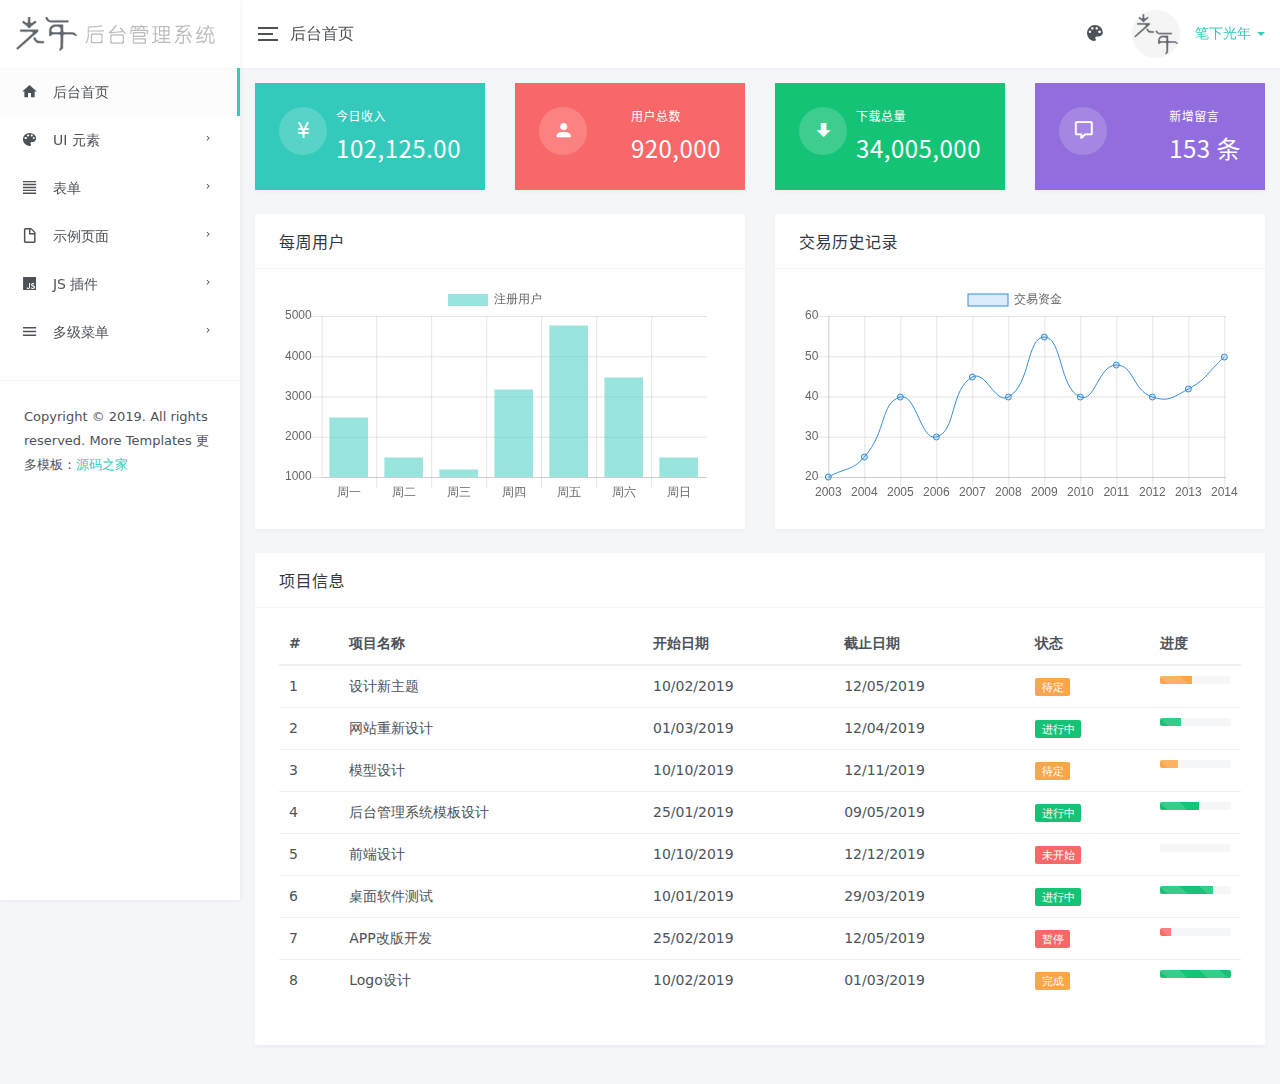
<file: LightYear/index.html>
<!DOCTYPE html>
<html lang="zh">
<head>
<meta charset="utf-8">
<meta name="viewport" content="width=device-width, initial-scale=1, maximum-scale=1, user-scalable=no" />
<title>首页 - 光年(Light Year Admin)后台管理系统模板</title>
<link rel="icon" href="favicon.ico" type="image/ico">
<meta name="keywords" content="LightYear,光年,后台模板,后台管理系统,光年HTML模板">
<meta name="description" content="LightYear是一个基于Bootstrap v3.3.7的后台管理系统的HTML模板。">
<meta name="author" content="yinqi">
<link href="css/bootstrap.min.css" rel="stylesheet">
<link href="css/materialdesignicons.min.css" rel="stylesheet">
<link href="css/style.min.css" rel="stylesheet">
</head>
  
<body>
<div class="lyear-layout-web">
  <div class="lyear-layout-container">
    <!--左侧导航-->
    <aside class="lyear-layout-sidebar">
      
      <!-- logo -->
      <div id="logo" class="sidebar-header">
        <a href="index.html"><img src="images/logo-sidebar.png" title="LightYear" alt="LightYear" /></a>
      </div>
      <div class="lyear-layout-sidebar-scroll"> 
        
        <nav class="sidebar-main">
          <ul class="nav nav-drawer">
            <li class="nav-item active"> <a href="index.html"><i class="mdi mdi-home"></i> 后台首页</a> </li>
            <li class="nav-item nav-item-has-subnav">
              <a href="javascript:void(0)"><i class="mdi mdi-palette"></i> UI 元素</a>
              <ul class="nav nav-subnav">
                <li> <a href="lyear_ui_buttons.html">按钮</a> </li>
                <li> <a href="lyear_ui_cards.html">卡片</a> </li>
                <li> <a href="lyear_ui_grid.html">格栅</a> </li>
                <li> <a href="lyear_ui_icons.html">图标</a> </li>
                <li> <a href="lyear_ui_tables.html">表格</a> </li>
                <li> <a href="lyear_ui_modals.html">模态框</a> </li>
                <li> <a href="lyear_ui_tooltips_popover.html">提示 / 弹出框</a> </li>
                <li> <a href="lyear_ui_alerts.html">警告框</a> </li>
                <li> <a href="lyear_ui_pagination.html">分页</a> </li>
                <li> <a href="lyear_ui_progress.html">进度条</a> </li>
                <li> <a href="lyear_ui_tabs.html">标签页</a> </li>
                <li> <a href="lyear_ui_typography.html">排版</a> </li>
                <li> <a href="lyear_ui_step.html">步骤</a> </li>
                <li> <a href="lyear_ui_other.html">其他</a> </li>
              </ul>
            </li>
            <li class="nav-item nav-item-has-subnav">
              <a href="javascript:void(0)"><i class="mdi mdi-format-align-justify"></i> 表单</a>
              <ul class="nav nav-subnav">
                <li> <a href="lyear_forms_elements.html">基本元素</a> </li>
                <li> <a href="lyear_forms_radio.html">单选框</a> </li>
                <li> <a href="lyear_forms_checkbox.html">复选框</a> </li>
                <li> <a href="lyear_forms_switch.html">开关</a> </li>
              </ul>
            </li>
            <li class="nav-item nav-item-has-subnav">
              <a href="javascript:void(0)"><i class="mdi mdi-file-outline"></i> 示例页面</a>
              <ul class="nav nav-subnav">
                <li> <a href="lyear_pages_doc.html">文档列表</a> </li>
                <li> <a href="lyear_pages_gallery.html">图库列表</a> </li>
                <li> <a href="lyear_pages_config.html">网站配置</a> </li>
                <li> <a href="lyear_pages_rabc.html">设置权限</a> </li>
                <li> <a href="lyear_pages_add_doc.html">新增文档</a> </li>
                <li> <a href="lyear_pages_guide.html">表单向导</a> </li>
                <li> <a href="lyear_pages_login.html">登录页面</a> </li>
                <li> <a href="lyear_pages_error.html">错误页面</a> </li>
              </ul>
            </li>
            <li class="nav-item nav-item-has-subnav">
              <a href="javascript:void(0)"><i class="mdi mdi-language-javascript"></i> JS 插件</a>
              <ul class="nav nav-subnav">
                <li> <a href="lyear_js_datepicker.html">日期选取器</a> </li>
                <li> <a href="lyear_js_sliders.html">滑块</a> </li>
                <li> <a href="lyear_js_colorpicker.html">选色器</a> </li>
                <li> <a href="lyear_js_chartjs.html">Chart.js</a> </li>
                <li> <a href="lyear_js_jconfirm.html">对话框</a> </li>
                <li> <a href="lyear_js_tags_input.html">标签插件</a> </li>
                <li> <a href="lyear_js_notify.html">通知消息</a> </li>
              </ul>
            </li>
            <li class="nav-item nav-item-has-subnav">
              <a href="javascript:void(0)"><i class="mdi mdi-menu"></i> 多级菜单</a>
              <ul class="nav nav-subnav">
                <li> <a href="#!">一级菜单</a> </li>
                <li class="nav-item nav-item-has-subnav"> 
                  <a href="#!">一级菜单</a>
                  <ul class="nav nav-subnav">
                    <li> <a href="#!">二级菜单</a> </li>
                    <li class="nav-item nav-item-has-subnav"> 
                      <a href="#!">二级菜单</a>
                      <ul class="nav nav-subnav">
                        <li> <a href="#!">三级菜单</a> </li>
                        <li> <a href="#!">三级菜单</a> </li>
                      </ul>
                    </li>
                  </ul>
                </li>
                <li> <a href="#!">一级菜单</a> </li>
              </ul>
            </li>
          </ul>
        </nav>
        
        <div class="sidebar-footer">
          <p class="copyright">Copyright &copy; 2019. All rights reserved. More Templates 更多模板：<a href="http://www.mycodes.net/" target="_blank">源码之家</a></p>
        </div>
      </div>
      
    </aside>
    <!--End 左侧导航-->
    
    <!--头部信息-->
    <header class="lyear-layout-header">
      
      <nav class="navbar navbar-default">
        <div class="topbar">
          
          <div class="topbar-left">
            <div class="lyear-aside-toggler">
              <span class="lyear-toggler-bar"></span>
              <span class="lyear-toggler-bar"></span>
              <span class="lyear-toggler-bar"></span>
            </div>
            <span class="navbar-page-title"> 后台首页 </span>
          </div>
          
          <ul class="topbar-right">
            <li class="dropdown dropdown-profile">
              <a href="javascript:void(0)" data-toggle="dropdown">
                <img class="img-avatar img-avatar-48 m-r-10" src="images/users/avatar.jpg" alt="笔下光年" />
                <span>笔下光年 <span class="caret"></span></span>
              </a>
              <ul class="dropdown-menu dropdown-menu-right">
                <li> <a href="lyear_pages_profile.html"><i class="mdi mdi-account"></i> 个人信息</a> </li>
                <li> <a href="lyear_pages_edit_pwd.html"><i class="mdi mdi-lock-outline"></i> 修改密码</a> </li>
                <li> <a href="javascript:void(0)"><i class="mdi mdi-delete"></i> 清空缓存</a></li>
                <li class="divider"></li>
                <li> <a href="lyear_pages_login.html"><i class="mdi mdi-logout-variant"></i> 退出登录</a> </li>
              </ul>
            </li>
            <!--切换主题配色-->
		    <li class="dropdown dropdown-skin">
			  <span data-toggle="dropdown" class="icon-palette"><i class="mdi mdi-palette"></i></span>
			  <ul class="dropdown-menu dropdown-menu-right" data-stopPropagation="true">
                <li class="drop-title"><p>主题</p></li>
                <li class="drop-skin-li clearfix">
                  <span class="inverse">
                    <input type="radio" name="site_theme" value="default" id="site_theme_1" checked>
                    <label for="site_theme_1"></label>
                  </span>
                  <span>
                    <input type="radio" name="site_theme" value="dark" id="site_theme_2">
                    <label for="site_theme_2"></label>
                  </span>
                  <span>
                    <input type="radio" name="site_theme" value="translucent" id="site_theme_3">
                    <label for="site_theme_3"></label>
                  </span>
                </li>
			    <li class="drop-title"><p>LOGO</p></li>
				<li class="drop-skin-li clearfix">
                  <span class="inverse">
                    <input type="radio" name="logo_bg" value="default" id="logo_bg_1" checked>
                    <label for="logo_bg_1"></label>
                  </span>
                  <span>
                    <input type="radio" name="logo_bg" value="color_2" id="logo_bg_2">
                    <label for="logo_bg_2"></label>
                  </span>
                  <span>
                    <input type="radio" name="logo_bg" value="color_3" id="logo_bg_3">
                    <label for="logo_bg_3"></label>
                  </span>
                  <span>
                    <input type="radio" name="logo_bg" value="color_4" id="logo_bg_4">
                    <label for="logo_bg_4"></label>
                  </span>
                  <span>
                    <input type="radio" name="logo_bg" value="color_5" id="logo_bg_5">
                    <label for="logo_bg_5"></label>
                  </span>
                  <span>
                    <input type="radio" name="logo_bg" value="color_6" id="logo_bg_6">
                    <label for="logo_bg_6"></label>
                  </span>
                  <span>
                    <input type="radio" name="logo_bg" value="color_7" id="logo_bg_7">
                    <label for="logo_bg_7"></label>
                  </span>
                  <span>
                    <input type="radio" name="logo_bg" value="color_8" id="logo_bg_8">
                    <label for="logo_bg_8"></label>
                  </span>
				</li>
				<li class="drop-title"><p>头部</p></li>
				<li class="drop-skin-li clearfix">
                  <span class="inverse">
                    <input type="radio" name="header_bg" value="default" id="header_bg_1" checked>
                    <label for="header_bg_1"></label>                      
                  </span>                                                    
                  <span>                                                     
                    <input type="radio" name="header_bg" value="color_2" id="header_bg_2">
                    <label for="header_bg_2"></label>                      
                  </span>                                                    
                  <span>                                                     
                    <input type="radio" name="header_bg" value="color_3" id="header_bg_3">
                    <label for="header_bg_3"></label>
                  </span>
                  <span>
                    <input type="radio" name="header_bg" value="color_4" id="header_bg_4">
                    <label for="header_bg_4"></label>                      
                  </span>                                                    
                  <span>                                                     
                    <input type="radio" name="header_bg" value="color_5" id="header_bg_5">
                    <label for="header_bg_5"></label>                      
                  </span>                                                    
                  <span>                                                     
                    <input type="radio" name="header_bg" value="color_6" id="header_bg_6">
                    <label for="header_bg_6"></label>                      
                  </span>                                                    
                  <span>                                                     
                    <input type="radio" name="header_bg" value="color_7" id="header_bg_7">
                    <label for="header_bg_7"></label>
                  </span>
                  <span>
                    <input type="radio" name="header_bg" value="color_8" id="header_bg_8">
                    <label for="header_bg_8"></label>
                  </span>
				</li>
				<li class="drop-title"><p>侧边栏</p></li>
				<li class="drop-skin-li clearfix">
                  <span class="inverse">
                    <input type="radio" name="sidebar_bg" value="default" id="sidebar_bg_1" checked>
                    <label for="sidebar_bg_1"></label>
                  </span>
                  <span>
                    <input type="radio" name="sidebar_bg" value="color_2" id="sidebar_bg_2">
                    <label for="sidebar_bg_2"></label>
                  </span>
                  <span>
                    <input type="radio" name="sidebar_bg" value="color_3" id="sidebar_bg_3">
                    <label for="sidebar_bg_3"></label>
                  </span>
                  <span>
                    <input type="radio" name="sidebar_bg" value="color_4" id="sidebar_bg_4">
                    <label for="sidebar_bg_4"></label>
                  </span>
                  <span>
                    <input type="radio" name="sidebar_bg" value="color_5" id="sidebar_bg_5">
                    <label for="sidebar_bg_5"></label>
                  </span>
                  <span>
                    <input type="radio" name="sidebar_bg" value="color_6" id="sidebar_bg_6">
                    <label for="sidebar_bg_6"></label>
                  </span>
                  <span>
                    <input type="radio" name="sidebar_bg" value="color_7" id="sidebar_bg_7">
                    <label for="sidebar_bg_7"></label>
                  </span>
                  <span>
                    <input type="radio" name="sidebar_bg" value="color_8" id="sidebar_bg_8">
                    <label for="sidebar_bg_8"></label>
                  </span>
				</li>
			  </ul>
			</li>
            <!--切换主题配色-->
          </ul>
          
        </div>
      </nav>
      
    </header>
    <!--End 头部信息-->
    
    <!--页面主要内容-->
    <main class="lyear-layout-content">
      
      <div class="container-fluid">
        
        <div class="row">
          <div class="col-sm-6 col-lg-3">
            <div class="card bg-primary">
              <div class="card-body clearfix">
                <div class="pull-right">
                  <p class="h6 text-white m-t-0">今日收入</p>
                  <p class="h3 text-white m-b-0">102,125.00</p>
                </div>
                <div class="pull-left"> <span class="img-avatar img-avatar-48 bg-translucent"><i class="mdi mdi-currency-cny fa-1-5x"></i></span> </div>
              </div>
            </div>
          </div>
          
          <div class="col-sm-6 col-lg-3">
            <div class="card bg-danger">
              <div class="card-body clearfix">
                <div class="pull-right">
                  <p class="h6 text-white m-t-0">用户总数</p>
                  <p class="h3 text-white m-b-0">920,000</p>
                </div>
                <div class="pull-left"> <span class="img-avatar img-avatar-48 bg-translucent"><i class="mdi mdi-account fa-1-5x"></i></span> </div>
              </div>
            </div>
          </div>
          
          <div class="col-sm-6 col-lg-3">
            <div class="card bg-success">
              <div class="card-body clearfix">
                <div class="pull-right">
                  <p class="h6 text-white m-t-0">下载总量</p>
                  <p class="h3 text-white m-b-0">34,005,000</p>
                </div>
                <div class="pull-left"> <span class="img-avatar img-avatar-48 bg-translucent"><i class="mdi mdi-arrow-down-bold fa-1-5x"></i></span> </div>
              </div>
            </div>
          </div>
          
          <div class="col-sm-6 col-lg-3">
            <div class="card bg-purple">
              <div class="card-body clearfix">
                <div class="pull-right">
                  <p class="h6 text-white m-t-0">新增留言</p>
                  <p class="h3 text-white m-b-0">153 条</p>
                </div>
                <div class="pull-left"> <span class="img-avatar img-avatar-48 bg-translucent"><i class="mdi mdi-comment-outline fa-1-5x"></i></span> </div>
              </div>
            </div>
          </div>
        </div>
        
        <div class="row">
          
          <div class="col-lg-6"> 
            <div class="card">
              <div class="card-header">
                <h4>每周用户</h4>
              </div>
              <div class="card-body">
                <canvas class="js-chartjs-bars"></canvas>
              </div>
            </div>
          </div>
          
          <div class="col-lg-6"> 
            <div class="card">
              <div class="card-header">
                <h4>交易历史记录</h4>
              </div>
              <div class="card-body">
                <canvas class="js-chartjs-lines"></canvas>
              </div>
            </div>
          </div>
           
        </div>
        
        <div class="row">
          
          <div class="col-lg-12">
            <div class="card">
              <div class="card-header">
                <h4>项目信息</h4>
              </div>
              <div class="card-body">
                <div class="table-responsive">
                  <table class="table table-hover">
                    <thead>
                      <tr>
                        <th>#</th>
                        <th>项目名称</th>
                        <th>开始日期</th>
                        <th>截止日期</th>
                        <th>状态</th>
                        <th>进度</th>
                      </tr>
                    </thead>
                    <tbody>
                      <tr>
                        <td>1</td>
                        <td>设计新主题</td>
                        <td>10/02/2019</td>
                        <td>12/05/2019</td>
                        <td><span class="label label-warning">待定</span></td>
                        <td>
                          <div class="progress progress-striped progress-sm">
                            <div class="progress-bar progress-bar-warning" style="width: 45%;"></div>
                          </div>
                        </td>
                      </tr>
                      <tr>
                        <td>2</td>
                        <td>网站重新设计</td>
                        <td>01/03/2019</td>
                       <td>12/04/2019</td>
                        <td><span class="label label-success">进行中</span></td>
                        <td>
                          <div class="progress progress-striped progress-sm">
                            <div class="progress-bar progress-bar-success" style="width: 30%;"></div>
                          </div>
                        </td>
                      </tr>
                      <tr>
                        <td>3</td>
                        <td>模型设计</td>
                         <td>10/10/2019</td>
                         <td>12/11/2019</td>
                        <td><span class="label label-warning">待定</span></td>
                        <td>
                          <div class="progress progress-striped progress-sm">
                            <div class="progress-bar progress-bar-warning" style="width: 25%;"></div>
                          </div>
                        </td>
                      </tr>
                      <tr>
                        <td>4</td>
                        <td>后台管理系统模板设计</td>
                        <td>25/01/2019</td>
                        <td>09/05/2019</td>
                        <td><span class="label label-success">进行中</span></td>
                        <td>
                          <div class="progress progress-striped progress-sm">
                            <div class="progress-bar progress-bar-success" style="width: 55%;"></div>
                          </div>
                        </td>
                      </tr>
                      <tr>
                        <td>5</td>
                        <td>前端设计</td>
                        <td>10/10/2019</td>
                        <td>12/12/2019</td>
                        <td><span class="label label-danger">未开始</span></td>
                        <td>
                          <div class="progress progress-striped progress-sm">
                            <div class="progress-bar progress-bar-danger" style="width: 0%;"></div>
                          </div>
                        </td>
                      </tr>
                      <tr>
                        <td>6</td>
                        <td>桌面软件测试</td>
                        <td>10/01/2019</td>
                        <td>29/03/2019</td>
                        <td><span class="label label-success">进行中</span></td>
                        <td>
                          <div class="progress progress-striped progress-sm">
                            <div class="progress-bar progress-bar-success" style="width: 75%;"></div>
                          </div>
                        </td>
                      </tr>
                      <tr>
                        <td>7</td>
                        <td>APP改版开发</td>
                        <td>25/02/2019</td>
                        <td>12/05/2019</td>
                        <td><span class="label label-danger">暂停</span></td>
                        <td>
                          <div class="progress progress-striped progress-sm">
                            <div class="progress-bar progress-bar-danger" style="width: 15%;"></div>
                          </div>
                        </td>
                      </tr>
                      <tr>
                        <td>8</td>
                        <td>Logo设计</td>
                        <td>10/02/2019</td>
                        <td>01/03/2019</td>
                        <td><span class="label label-warning">完成</span></td>
                        <td>
                          <div class="progress progress-striped progress-sm">
                            <div class="progress-bar progress-bar-success" style="width: 100%;"></div>
                          </div>
                        </td>
                      </tr>
                    </tbody>
                  </table>
                </div>
              </div>
            </div>
          </div>
          
        </div>
        
      </div>
      
    </main>
    <!--End 页面主要内容-->
  </div>
</div>

<script type="text/javascript" src="js/jquery.min.js"></script>
<script type="text/javascript" src="js/bootstrap.min.js"></script>
<script type="text/javascript" src="js/perfect-scrollbar.min.js"></script>
<script type="text/javascript" src="js/main.min.js"></script>

<!--图表插件-->
<script type="text/javascript" src="js/Chart.js"></script>
<script type="text/javascript">
$(document).ready(function(e) {
    var $dashChartBarsCnt  = jQuery( '.js-chartjs-bars' )[0].getContext( '2d' ),
        $dashChartLinesCnt = jQuery( '.js-chartjs-lines' )[0].getContext( '2d' );
    
    var $dashChartBarsData = {
		labels: ['周一', '周二', '周三', '周四', '周五', '周六', '周日'],
		datasets: [
			{
				label: '注册用户',
                borderWidth: 1,
                borderColor: 'rgba(0,0,0,0)',
				backgroundColor: 'rgba(51,202,185,0.5)',
                hoverBackgroundColor: "rgba(51,202,185,0.7)",
                hoverBorderColor: "rgba(0,0,0,0)",
				data: [2500, 1500, 1200, 3200, 4800, 3500, 1500]
			}
		]
	};
    var $dashChartLinesData = {
		labels: ['2003', '2004', '2005', '2006', '2007', '2008', '2009', '2010', '2011', '2012', '2013', '2014'],
		datasets: [
			{
				label: '交易资金',
				data: [20, 25, 40, 30, 45, 40, 55, 40, 48, 40, 42, 50],
				borderColor: '#358ed7',
				backgroundColor: 'rgba(53, 142, 215, 0.175)',
                borderWidth: 1,
                fill: false,
                lineTension: 0.5
			}
		]
	};
    
    new Chart($dashChartBarsCnt, {
        type: 'bar',
        data: $dashChartBarsData
    });
    
    var myLineChart = new Chart($dashChartLinesCnt, {
        type: 'line',
        data: $dashChartLinesData,
    });
});
</script>
</body>
</html>
</file>
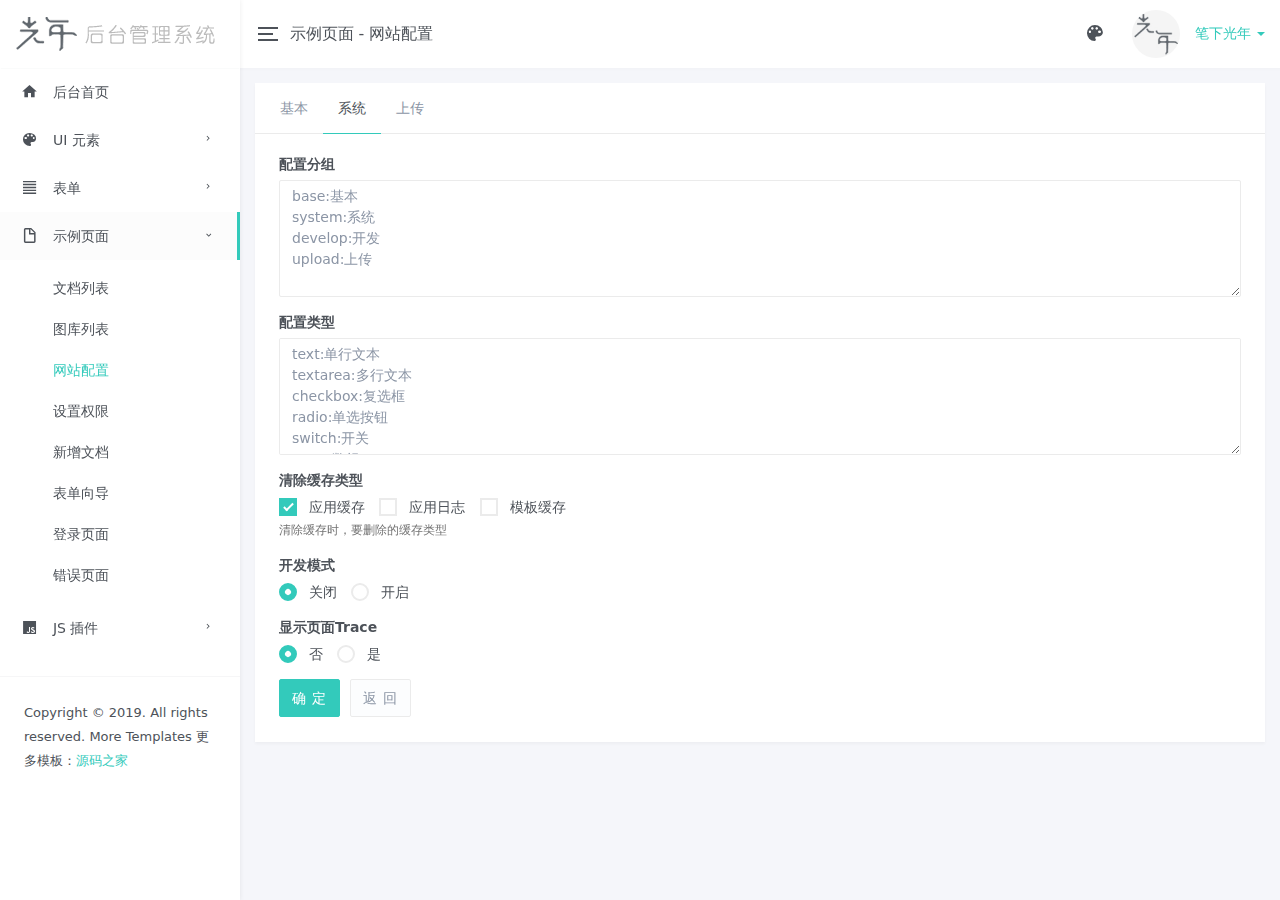
<file: LightYear/lyear-config-system.html>
<!DOCTYPE html>
<html lang="zh">
<head>
<meta charset="utf-8">
<meta name="viewport" content="width=device-width, initial-scale=1, maximum-scale=1, user-scalable=no" />
<title>系统配置 - 光年(Light Year Admin)后台管理系统模板</title>
<link rel="icon" href="favicon.ico" type="image/ico">
<meta name="keywords" content="LightYear,光年,后台模板,后台管理系统,光年HTML模板">
<meta name="description" content="LightYear是一个基于Bootstrap v3.3.7的后台管理系统的HTML模板。">
<meta name="author" content="yinqi">
<link href="css/bootstrap.min.css" rel="stylesheet">
<link href="css/materialdesignicons.min.css" rel="stylesheet">
<link href="css/style.min.css" rel="stylesheet">
</head>
  
<body>
<div class="lyear-layout-web">
  <div class="lyear-layout-container">
    <!--左侧导航-->
    <aside class="lyear-layout-sidebar">
       
      <!-- logo -->
      <div id="logo" class="sidebar-header">
        <a href="index.html"><img src="images/logo-sidebar.png" title="LightYear" alt="LightYear" /></a>
      </div>
      <div class="lyear-layout-sidebar-scroll">
        
        <nav class="sidebar-main">
          <ul class="nav nav-drawer">
            <li class="nav-item"> <a href="index.html"><i class="mdi mdi-home"></i> 后台首页</a> </li>
            <li class="nav-item nav-item-has-subnav">
              <a href="javascript:void(0)"><i class="mdi mdi-palette"></i> UI 元素</a>
              <ul class="nav nav-subnav">
                <li> <a href="lyear_ui_buttons.html">按钮</a> </li>
                <li> <a href="lyear_ui_cards.html">卡片</a> </li>
                <li> <a href="lyear_ui_grid.html">格栅</a> </li>
                <li> <a href="lyear_ui_icons.html">图标</a> </li>
                <li> <a href="lyear_ui_tables.html">表格</a> </li>
                <li> <a href="lyear_ui_modals.html">模态框</a> </li>
                <li> <a href="lyear_ui_tooltips_popover.html">提示 / 弹出框</a> </li>
                <li> <a href="lyear_ui_alerts.html">警告框</a> </li>
                <li> <a href="lyear_ui_pagination.html">分页</a> </li>
                <li> <a href="lyear_ui_progress.html">进度条</a> </li>
                <li> <a href="lyear_ui_tabs.html">标签页</a> </li>
                <li> <a href="lyear_ui_typography.html">排版</a> </li>
                <li> <a href="lyear_ui_step.html">步骤</a> </li>
                <li> <a href="lyear_ui_other.html">其他</a> </li>
              </ul>
            </li>
            <li class="nav-item nav-item-has-subnav">
              <a href="javascript:void(0)"><i class="mdi mdi-format-align-justify"></i> 表单</a>
              <ul class="nav nav-subnav">
                <li> <a href="lyear_forms_elements.html">基本元素</a> </li>
                <li> <a href="lyear_forms_radio.html">单选框</a> </li>
                <li> <a href="lyear_forms_checkbox.html">复选框</a> </li>
                <li> <a href="lyear_forms_switch.html">开关</a> </li>
              </ul>
            </li>
            <li class="nav-item nav-item-has-subnav active open">
              <a href="javascript:void(0)"><i class="mdi mdi-file-outline"></i> 示例页面</a>
              <ul class="nav nav-subnav">
                <li> <a href="lyear_pages_doc.html">文档列表</a> </li>
                <li> <a href="lyear_pages_gallery.html">图库列表</a> </li>
                <li class="active"> <a href="lyear_pages_config.html">网站配置</a> </li>
                <li> <a href="lyear_pages_rabc.html">设置权限</a> </li>
                <li> <a href="lyear_pages_add_doc.html">新增文档</a> </li>
                <li> <a href="lyear_pages_guide.html">表单向导</a> </li>
                <li> <a href="lyear_pages_login.html">登录页面</a> </li>
                <li> <a href="lyear_pages_error.html">错误页面</a> </li>
              </ul>
            </li>
            <li class="nav-item nav-item-has-subnav">
              <a href="javascript:void(0)"><i class="mdi mdi-language-javascript"></i> JS 插件</a>
              <ul class="nav nav-subnav">
                <li> <a href="lyear_js_datepicker.html">日期选取器</a> </li>
                <li> <a href="lyear_js_sliders.html">滑块</a> </li>
                <li> <a href="lyear_js_colorpicker.html">选色器</a> </li>
                <li> <a href="lyear_js_chartjs.html">Chart.js</a> </li>
                <li> <a href="lyear_js_jconfirm.html">对话框</a> </li>
                <li> <a href="lyear_js_tags_input.html">标签插件</a> </li>
                <li> <a href="lyear_js_notify.html">通知消息</a> </li>
              </ul>
            </li>
          </ul>
        </nav>
        
        <div class="sidebar-footer">
          <p class="copyright">Copyright &copy; 2019. All rights reserved. More Templates 更多模板：<a href="http://www.mycodes.net/" target="_blank">源码之家</a></p>
        </div>
      </div>
      
    </aside>
    <!--End 左侧导航-->
    
    <!--头部信息-->
    <header class="lyear-layout-header">
      
      <nav class="navbar navbar-default">
        <div class="topbar">
          
          <div class="topbar-left">
            <div class="lyear-aside-toggler">
              <span class="lyear-toggler-bar"></span>
              <span class="lyear-toggler-bar"></span>
              <span class="lyear-toggler-bar"></span>
            </div>
            <span class="navbar-page-title"> 示例页面 - 网站配置 </span>
          </div>
          
          <ul class="topbar-right">
            <li class="dropdown dropdown-profile">
              <a href="javascript:void(0)" data-toggle="dropdown">
                <img class="img-avatar img-avatar-48 m-r-10" src="images/users/avatar.jpg" alt="笔下光年" />
                <span>笔下光年 <span class="caret"></span></span>
              </a>
              <ul class="dropdown-menu dropdown-menu-right">
                <li> <a href="lyear_pages_profile.html"><i class="mdi mdi-account"></i> 个人信息</a> </li>
                <li> <a href="lyear_pages_edit_pwd.html"><i class="mdi mdi-lock-outline"></i> 修改密码</a> </li>
                <li> <a href="javascript:void(0)"><i class="mdi mdi-delete"></i> 清空缓存</a></li>
                <li class="divider"></li>
                <li> <a href="lyear_pages_login.html"><i class="mdi mdi-logout-variant"></i> 退出登录</a> </li>
              </ul>
            </li>
            <!--切换主题配色-->
		    <li class="dropdown dropdown-skin">
			  <span data-toggle="dropdown" class="icon-palette"><i class="mdi mdi-palette"></i></span>
			  <ul class="dropdown-menu dropdown-menu-right" data-stopPropagation="true">
                <li class="drop-title"><p>主题</p></li>
                <li class="drop-skin-li clearfix">
                  <span class="inverse">
                    <input type="radio" name="site_theme" value="default" id="site_theme_1" checked>
                    <label for="site_theme_1"></label>
                  </span>
                  <span>
                    <input type="radio" name="site_theme" value="dark" id="site_theme_2">
                    <label for="site_theme_2"></label>
                  </span>
                  <span>
                    <input type="radio" name="site_theme" value="translucent" id="site_theme_3">
                    <label for="site_theme_3"></label>
                  </span>
                </li>
			    <li class="drop-title"><p>LOGO</p></li>
				<li class="drop-skin-li clearfix">
                  <span class="inverse">
                    <input type="radio" name="logo_bg" value="default" id="logo_bg_1" checked>
                    <label for="logo_bg_1"></label>
                  </span>
                  <span>
                    <input type="radio" name="logo_bg" value="color_2" id="logo_bg_2">
                    <label for="logo_bg_2"></label>
                  </span>
                  <span>
                    <input type="radio" name="logo_bg" value="color_3" id="logo_bg_3">
                    <label for="logo_bg_3"></label>
                  </span>
                  <span>
                    <input type="radio" name="logo_bg" value="color_4" id="logo_bg_4">
                    <label for="logo_bg_4"></label>
                  </span>
                  <span>
                    <input type="radio" name="logo_bg" value="color_5" id="logo_bg_5">
                    <label for="logo_bg_5"></label>
                  </span>
                  <span>
                    <input type="radio" name="logo_bg" value="color_6" id="logo_bg_6">
                    <label for="logo_bg_6"></label>
                  </span>
                  <span>
                    <input type="radio" name="logo_bg" value="color_7" id="logo_bg_7">
                    <label for="logo_bg_7"></label>
                  </span>
                  <span>
                    <input type="radio" name="logo_bg" value="color_8" id="logo_bg_8">
                    <label for="logo_bg_8"></label>
                  </span>
				</li>
				<li class="drop-title"><p>头部</p></li>
				<li class="drop-skin-li clearfix">
                  <span class="inverse">
                    <input type="radio" name="header_bg" value="default" id="header_bg_1" checked>
                    <label for="header_bg_1"></label>                      
                  </span>                                                    
                  <span>                                                     
                    <input type="radio" name="header_bg" value="color_2" id="header_bg_2">
                    <label for="header_bg_2"></label>                      
                  </span>                                                    
                  <span>                                                     
                    <input type="radio" name="header_bg" value="color_3" id="header_bg_3">
                    <label for="header_bg_3"></label>
                  </span>
                  <span>
                    <input type="radio" name="header_bg" value="color_4" id="header_bg_4">
                    <label for="header_bg_4"></label>                      
                  </span>                                                    
                  <span>                                                     
                    <input type="radio" name="header_bg" value="color_5" id="header_bg_5">
                    <label for="header_bg_5"></label>                      
                  </span>                                                    
                  <span>                                                     
                    <input type="radio" name="header_bg" value="color_6" id="header_bg_6">
                    <label for="header_bg_6"></label>                      
                  </span>                                                    
                  <span>                                                     
                    <input type="radio" name="header_bg" value="color_7" id="header_bg_7">
                    <label for="header_bg_7"></label>
                  </span>
                  <span>
                    <input type="radio" name="header_bg" value="color_8" id="header_bg_8">
                    <label for="header_bg_8"></label>
                  </span>
				</li>
				<li class="drop-title"><p>侧边栏</p></li>
				<li class="drop-skin-li clearfix">
                  <span class="inverse">
                    <input type="radio" name="sidebar_bg" value="default" id="sidebar_bg_1" checked>
                    <label for="sidebar_bg_1"></label>
                  </span>
                  <span>
                    <input type="radio" name="sidebar_bg" value="color_2" id="sidebar_bg_2">
                    <label for="sidebar_bg_2"></label>
                  </span>
                  <span>
                    <input type="radio" name="sidebar_bg" value="color_3" id="sidebar_bg_3">
                    <label for="sidebar_bg_3"></label>
                  </span>
                  <span>
                    <input type="radio" name="sidebar_bg" value="color_4" id="sidebar_bg_4">
                    <label for="sidebar_bg_4"></label>
                  </span>
                  <span>
                    <input type="radio" name="sidebar_bg" value="color_5" id="sidebar_bg_5">
                    <label for="sidebar_bg_5"></label>
                  </span>
                  <span>
                    <input type="radio" name="sidebar_bg" value="color_6" id="sidebar_bg_6">
                    <label for="sidebar_bg_6"></label>
                  </span>
                  <span>
                    <input type="radio" name="sidebar_bg" value="color_7" id="sidebar_bg_7">
                    <label for="sidebar_bg_7"></label>
                  </span>
                  <span>
                    <input type="radio" name="sidebar_bg" value="color_8" id="sidebar_bg_8">
                    <label for="sidebar_bg_8"></label>
                  </span>
				</li>
			  </ul>
			</li>
            <!--切换主题配色-->
          </ul>
          
        </div>
      </nav>
      
    </header>
    <!--End 头部信息-->
    
    <!--页面主要内容-->
    <main class="lyear-layout-content">
      
      <div class="container-fluid">
        
        <div class="row">
          <div class="col-lg-12">
            <div class="card">
              <ul class="nav nav-tabs page-tabs">
                <li> <a href="lyear_pages_config.html">基本</a> </li>
                <li class="active"> <a href="#!">系统</a> </li>
                <li> <a href="lyear-config-upload.html">上传</a> </li>
              </ul>
              <div class="tab-content">
                <div class="tab-pane active">
                  
                  <form action="#!" method="post" name="edit-form" class="edit-form">
                    <div class="form-group">
                      <label for="config_group">配置分组</label>
<textarea class="form-control" id="config_group" rows="5" name="config_group" placeholder="请输入配置分组" >
base:基本
system:系统
develop:开发
upload:上传</textarea>
                    </div>
                    <div class="form-group">
                      <label for="form_item_type">配置类型</label>
<textarea class="form-control" id="form_item_type" rows="5" name="form_item_type" placeholder="请输入配置类型" >text:单行文本
textarea:多行文本
checkbox:复选框
radio:单选按钮
switch:开关
array:数组
select:下拉框
image:单张图片
ueditor:UEditor 编辑器
tags:标签</textarea>
                    </div>
                    <div class="form-group">
                      <label for="wipe_cache_type">清除缓存类型</label>
                      <div class="controls-box">
                        <label class="lyear-checkbox checkbox-inline checkbox-primary">
                          <input type="checkbox" name="wipe_cache_type[]" checked><span>应用缓存</span>
                        </label>
                        <label class="lyear-checkbox checkbox-inline checkbox-primary">
                          <input type="checkbox" name="wipe_cache_type[]"><span>应用日志</span>
                        </label>
                        <label class="lyear-checkbox checkbox-inline checkbox-primary">
                          <input type="checkbox" name="wipe_cache_type[]"><span>模板缓存</span>
                        </label>
                      </div>
                      <small class="help-block">清除缓存时，要删除的缓存类型</small>
                    </div>
                    <div class="form-group">
                      <label for="develop_mode">开发模式</label>
                      <div class="controls-box">
                        <label class="lyear-radio radio-inline radio-primary">
                          <input type="radio" name="develop_mode" value="0" checked><span>关闭</span>
                        </label>
                        <label class="lyear-radio radio-inline radio-primary">
                          <input type="radio" name="develop_mode" value="1"><span>开启</span>
                        </label>
                      </div>
                    </div>
                    <div class="form-group">
                      <label for="app_trace">显示页面Trace</label>
                      <div class="controls-box">
                        <label class="lyear-radio radio-inline radio-primary">
                          <input type="radio" name="app_trace" value="0" checked><span>否</span>
                        </label>
                        <label class="lyear-radio radio-inline radio-primary">
                          <input type="radio" name="app_trace" value="1"><span>是</span>
                        </label>
                      </div>
                    </div>
                    <div class="form-group">
                      <button type="submit" class="btn btn-primary m-r-5">确 定</button>
                      <button type="button" class="btn btn-default" onclick="javascript:history.back(-1);return false;">返 回</button>
                    </div>
                  </form>
                  
                </div>
              </div>

            </div>
          </div>
          
        </div>
        
      </div>
      
    </main>
    <!--End 页面主要内容-->
  </div>
</div>

<script type="text/javascript" src="js/jquery.min.js"></script>
<script type="text/javascript" src="js/bootstrap.min.js"></script>
<script type="text/javascript" src="js/perfect-scrollbar.min.js"></script>
<script type="text/javascript" src="js/main.min.js"></script>
</body>
</html>
</file>
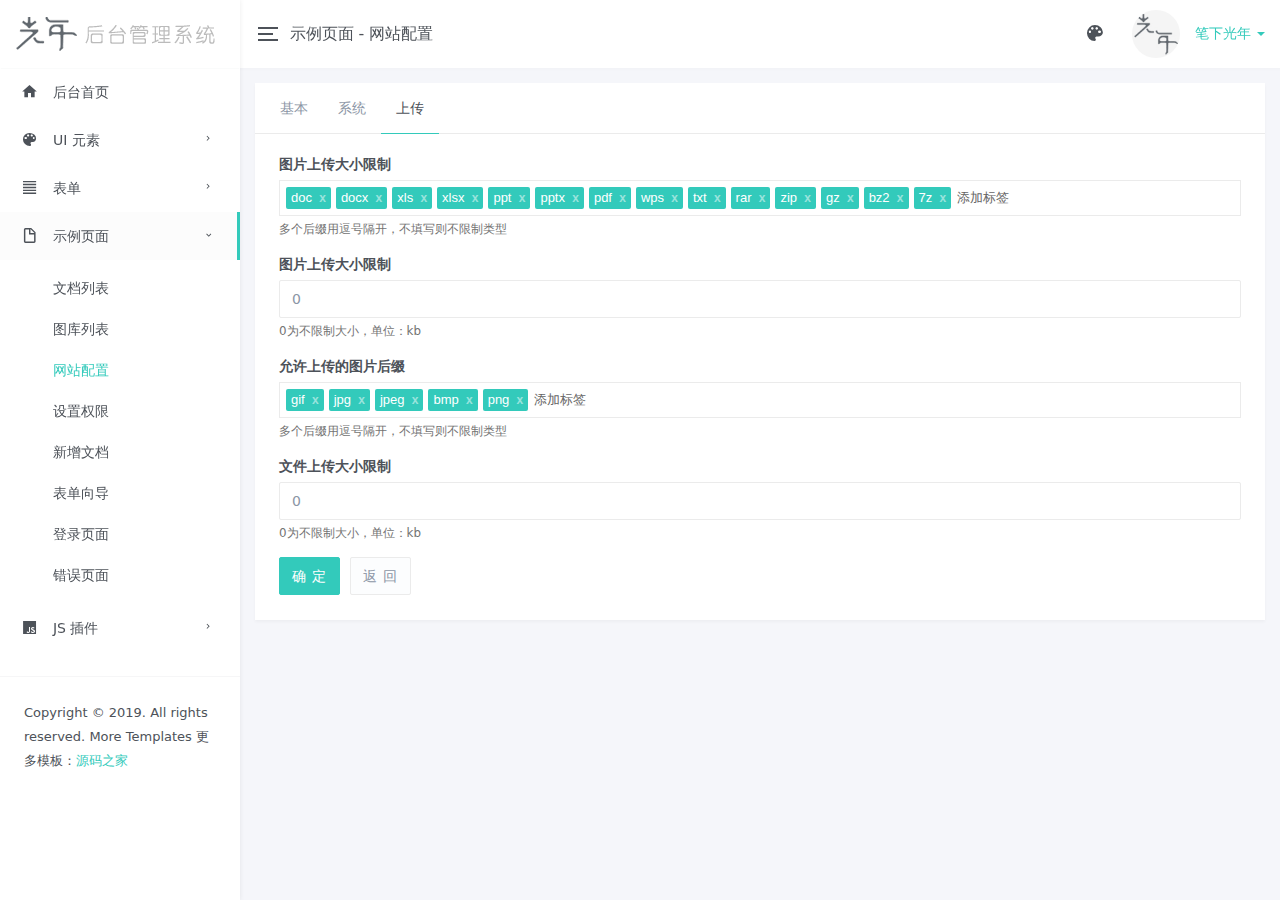
<file: LightYear/lyear-config-upload.html>
<!DOCTYPE html>
<html lang="zh">
<head>
<meta charset="utf-8">
<meta name="viewport" content="width=device-width, initial-scale=1, maximum-scale=1, user-scalable=no" />
<title>上传配置 - 光年(Light Year Admin)后台管理系统模板</title>
<link rel="icon" href="favicon.ico" type="image/ico">
<meta name="keywords" content="LightYear,光年,后台模板,后台管理系统,光年HTML模板">
<meta name="description" content="LightYear是一个基于Bootstrap v3.3.7的后台管理系统的HTML模板。">
<meta name="author" content="yinqi">
<link href="css/bootstrap.min.css" rel="stylesheet">
<link href="css/materialdesignicons.min.css" rel="stylesheet">
<!--标签插件-->
<link rel="stylesheet" href="js/jquery-tags-input/jquery.tagsinput.min.css">
<link href="css/style.min.css" rel="stylesheet">
</head>
  
<body>
<div class="lyear-layout-web">
  <div class="lyear-layout-container">
    <!--左侧导航-->
    <aside class="lyear-layout-sidebar">
       
      <!-- logo -->
      <div id="logo" class="sidebar-header">
        <a href="index.html"><img src="images/logo-sidebar.png" title="LightYear" alt="LightYear" /></a>
      </div>
      <div class="lyear-layout-sidebar-scroll">
        
        <nav class="sidebar-main">
          <ul class="nav nav-drawer">
            <li class="nav-item"> <a href="index.html"><i class="mdi mdi-home"></i> 后台首页</a> </li>
            <li class="nav-item nav-item-has-subnav">
              <a href="javascript:void(0)"><i class="mdi mdi-palette"></i> UI 元素</a>
              <ul class="nav nav-subnav">
                <li> <a href="lyear_ui_buttons.html">按钮</a> </li>
                <li> <a href="lyear_ui_cards.html">卡片</a> </li>
                <li> <a href="lyear_ui_grid.html">格栅</a> </li>
                <li> <a href="lyear_ui_icons.html">图标</a> </li>
                <li> <a href="lyear_ui_tables.html">表格</a> </li>
                <li> <a href="lyear_ui_modals.html">模态框</a> </li>
                <li> <a href="lyear_ui_tooltips_popover.html">提示 / 弹出框</a> </li>
                <li> <a href="lyear_ui_alerts.html">警告框</a> </li>
                <li> <a href="lyear_ui_pagination.html">分页</a> </li>
                <li> <a href="lyear_ui_progress.html">进度条</a> </li>
                <li> <a href="lyear_ui_tabs.html">标签页</a> </li>
                <li> <a href="lyear_ui_typography.html">排版</a> </li>
                <li> <a href="lyear_ui_step.html">步骤</a> </li>
                <li> <a href="lyear_ui_other.html">其他</a> </li>
              </ul>
            </li>
            <li class="nav-item nav-item-has-subnav">
              <a href="javascript:void(0)"><i class="mdi mdi-format-align-justify"></i> 表单</a>
              <ul class="nav nav-subnav">
                <li> <a href="lyear_forms_elements.html">基本元素</a> </li>
                <li> <a href="lyear_forms_radio.html">单选框</a> </li>
                <li> <a href="lyear_forms_checkbox.html">复选框</a> </li>
                <li> <a href="lyear_forms_switch.html">开关</a> </li>
              </ul>
            </li>
            <li class="nav-item nav-item-has-subnav active open">
              <a href="javascript:void(0)"><i class="mdi mdi-file-outline"></i> 示例页面</a>
              <ul class="nav nav-subnav">
                <li> <a href="lyear_pages_doc.html">文档列表</a> </li>
                <li> <a href="lyear_pages_gallery.html">图库列表</a> </li>
                <li class="active"> <a href="lyear_pages_config.html">网站配置</a> </li>
                <li> <a href="lyear_pages_rabc.html">设置权限</a> </li>
                <li> <a href="lyear_pages_add_doc.html">新增文档</a> </li>
                <li> <a href="lyear_pages_guide.html">表单向导</a> </li>
                <li> <a href="lyear_pages_login.html">登录页面</a> </li>
                <li> <a href="lyear_pages_error.html">错误页面</a> </li>
              </ul>
            </li>
            <li class="nav-item nav-item-has-subnav">
              <a href="javascript:void(0)"><i class="mdi mdi-language-javascript"></i> JS 插件</a>
              <ul class="nav nav-subnav">
                <li> <a href="lyear_js_datepicker.html">日期选取器</a> </li>
                <li> <a href="lyear_js_sliders.html">滑块</a> </li>
                <li> <a href="lyear_js_colorpicker.html">选色器</a> </li>
                <li> <a href="lyear_js_chartjs.html">Chart.js</a> </li>
                <li> <a href="lyear_js_jconfirm.html">对话框</a> </li>
                <li> <a href="lyear_js_tags_input.html">标签插件</a> </li>
                <li> <a href="lyear_js_notify.html">通知消息</a> </li>
              </ul>
            </li>
          </ul>
        </nav>
        
        <div class="sidebar-footer">
          <p class="copyright">Copyright &copy; 2019. All rights reserved. More Templates 更多模板：<a href="http://www.mycodes.net/" target="_blank">源码之家</a></p>
        </div>
      </div>
      
    </aside>
    <!--End 左侧导航-->
    
    <!--头部信息-->
    <header class="lyear-layout-header">
      
      <nav class="navbar navbar-default">
        <div class="topbar">
          
          <div class="topbar-left">
            <div class="lyear-aside-toggler">
              <span class="lyear-toggler-bar"></span>
              <span class="lyear-toggler-bar"></span>
              <span class="lyear-toggler-bar"></span>
            </div>
            <span class="navbar-page-title"> 示例页面 - 网站配置 </span>
          </div>
          
          <ul class="topbar-right">
            <li class="dropdown dropdown-profile">
              <a href="javascript:void(0)" data-toggle="dropdown">
                <img class="img-avatar img-avatar-48 m-r-10" src="images/users/avatar.jpg" alt="笔下光年" />
                <span>笔下光年 <span class="caret"></span></span>
              </a>
              <ul class="dropdown-menu dropdown-menu-right">
                <li> <a href="lyear_pages_profile.html"><i class="mdi mdi-account"></i> 个人信息</a> </li>
                <li> <a href="lyear_pages_edit_pwd.html"><i class="mdi mdi-lock-outline"></i> 修改密码</a> </li>
                <li> <a href="javascript:void(0)"><i class="mdi mdi-delete"></i> 清空缓存</a></li>
                <li class="divider"></li>
                <li> <a href="lyear_pages_login.html"><i class="mdi mdi-logout-variant"></i> 退出登录</a> </li>
              </ul>
            </li>
            <!--切换主题配色-->
		    <li class="dropdown dropdown-skin">
			  <span data-toggle="dropdown" class="icon-palette"><i class="mdi mdi-palette"></i></span>
			  <ul class="dropdown-menu dropdown-menu-right" data-stopPropagation="true">
                <li class="drop-title"><p>主题</p></li>
                <li class="drop-skin-li clearfix">
                  <span class="inverse">
                    <input type="radio" name="site_theme" value="default" id="site_theme_1" checked>
                    <label for="site_theme_1"></label>
                  </span>
                  <span>
                    <input type="radio" name="site_theme" value="dark" id="site_theme_2">
                    <label for="site_theme_2"></label>
                  </span>
                  <span>
                    <input type="radio" name="site_theme" value="translucent" id="site_theme_3">
                    <label for="site_theme_3"></label>
                  </span>
                </li>
			    <li class="drop-title"><p>LOGO</p></li>
				<li class="drop-skin-li clearfix">
                  <span class="inverse">
                    <input type="radio" name="logo_bg" value="default" id="logo_bg_1" checked>
                    <label for="logo_bg_1"></label>
                  </span>
                  <span>
                    <input type="radio" name="logo_bg" value="color_2" id="logo_bg_2">
                    <label for="logo_bg_2"></label>
                  </span>
                  <span>
                    <input type="radio" name="logo_bg" value="color_3" id="logo_bg_3">
                    <label for="logo_bg_3"></label>
                  </span>
                  <span>
                    <input type="radio" name="logo_bg" value="color_4" id="logo_bg_4">
                    <label for="logo_bg_4"></label>
                  </span>
                  <span>
                    <input type="radio" name="logo_bg" value="color_5" id="logo_bg_5">
                    <label for="logo_bg_5"></label>
                  </span>
                  <span>
                    <input type="radio" name="logo_bg" value="color_6" id="logo_bg_6">
                    <label for="logo_bg_6"></label>
                  </span>
                  <span>
                    <input type="radio" name="logo_bg" value="color_7" id="logo_bg_7">
                    <label for="logo_bg_7"></label>
                  </span>
                  <span>
                    <input type="radio" name="logo_bg" value="color_8" id="logo_bg_8">
                    <label for="logo_bg_8"></label>
                  </span>
				</li>
				<li class="drop-title"><p>头部</p></li>
				<li class="drop-skin-li clearfix">
                  <span class="inverse">
                    <input type="radio" name="header_bg" value="default" id="header_bg_1" checked>
                    <label for="header_bg_1"></label>                      
                  </span>                                                    
                  <span>                                                     
                    <input type="radio" name="header_bg" value="color_2" id="header_bg_2">
                    <label for="header_bg_2"></label>                      
                  </span>                                                    
                  <span>                                                     
                    <input type="radio" name="header_bg" value="color_3" id="header_bg_3">
                    <label for="header_bg_3"></label>
                  </span>
                  <span>
                    <input type="radio" name="header_bg" value="color_4" id="header_bg_4">
                    <label for="header_bg_4"></label>                      
                  </span>                                                    
                  <span>                                                     
                    <input type="radio" name="header_bg" value="color_5" id="header_bg_5">
                    <label for="header_bg_5"></label>                      
                  </span>                                                    
                  <span>                                                     
                    <input type="radio" name="header_bg" value="color_6" id="header_bg_6">
                    <label for="header_bg_6"></label>                      
                  </span>                                                    
                  <span>                                                     
                    <input type="radio" name="header_bg" value="color_7" id="header_bg_7">
                    <label for="header_bg_7"></label>
                  </span>
                  <span>
                    <input type="radio" name="header_bg" value="color_8" id="header_bg_8">
                    <label for="header_bg_8"></label>
                  </span>
				</li>
				<li class="drop-title"><p>侧边栏</p></li>
				<li class="drop-skin-li clearfix">
                  <span class="inverse">
                    <input type="radio" name="sidebar_bg" value="default" id="sidebar_bg_1" checked>
                    <label for="sidebar_bg_1"></label>
                  </span>
                  <span>
                    <input type="radio" name="sidebar_bg" value="color_2" id="sidebar_bg_2">
                    <label for="sidebar_bg_2"></label>
                  </span>
                  <span>
                    <input type="radio" name="sidebar_bg" value="color_3" id="sidebar_bg_3">
                    <label for="sidebar_bg_3"></label>
                  </span>
                  <span>
                    <input type="radio" name="sidebar_bg" value="color_4" id="sidebar_bg_4">
                    <label for="sidebar_bg_4"></label>
                  </span>
                  <span>
                    <input type="radio" name="sidebar_bg" value="color_5" id="sidebar_bg_5">
                    <label for="sidebar_bg_5"></label>
                  </span>
                  <span>
                    <input type="radio" name="sidebar_bg" value="color_6" id="sidebar_bg_6">
                    <label for="sidebar_bg_6"></label>
                  </span>
                  <span>
                    <input type="radio" name="sidebar_bg" value="color_7" id="sidebar_bg_7">
                    <label for="sidebar_bg_7"></label>
                  </span>
                  <span>
                    <input type="radio" name="sidebar_bg" value="color_8" id="sidebar_bg_8">
                    <label for="sidebar_bg_8"></label>
                  </span>
				</li>
			  </ul>
			</li>
            <!--切换主题配色-->
          </ul>
          
        </div>
      </nav>
      
    </header>
    <!--End 头部信息-->
    
    <!--页面主要内容-->
    <main class="lyear-layout-content">
      
      <div class="container-fluid">
        
        <div class="row">
          <div class="col-lg-12">
            <div class="card">
              <ul class="nav nav-tabs page-tabs">
                <li> <a href="lyear_pages_config.html">基本</a> </li>
                <li> <a href="lyear-config-system.html">系统</a> </li>
                <li class="active"> <a href="#!">上传</a> </li>
              </ul>
              <div class="tab-content">
                <div class="tab-pane active">
                  
                  <form action="#!" method="post" name="edit-form" class="edit-form">
                    <div class="form-group">
                      <label for="upload_file_ext">图片上传大小限制</label>
                      <input class="js-tags-input form-control" type="text" id="upload_file_ext" name="upload_file_ext" value="doc,docx,xls,xlsx,ppt,pptx,pdf,wps,txt,rar,zip,gz,bz2,7z" >
                      <small class="help-block">多个后缀用逗号隔开，不填写则不限制类型</small>
                    </div>
                    <div class="form-group">
                      <label for="upload_image_size">图片上传大小限制</label>
                      <input class="form-control" type="text" id="upload_image_size" name="upload_image_size" value="0" placeholder="请输入图片上传大小限制" >
                      <small class="help-block">0为不限制大小，单位：kb</small>
                    </div>
                    <div class="form-group">
                      <label for="upload_image_ext">允许上传的图片后缀</label>
                      <input class="js-tags-input form-control" type="text" id="upload_image_ext" name="upload_image_ext" value="gif,jpg,jpeg,bmp,png" >
                      <small class="help-block">多个后缀用逗号隔开，不填写则不限制类型</small>
                    </div>
                    <div class="form-group">
                      <label for="upload_file_size">文件上传大小限制</label>
                      <input class="form-control" type="text" id="upload_file_size" name="upload_file_size" value="0" placeholder="请输入文件上传大小限制" >
                      <small class="help-block">0为不限制大小，单位：kb</small>
                    </div>
                    <div class="form-group">
                      <button type="submit" class="btn btn-primary m-r-5">确 定</button>
                      <button type="button" class="btn btn-default" onclick="javascript:history.back(-1);return false;">返 回</button>
                    </div>
                  </form>

                  
                </div>
              </div>

            </div>
          </div>
          
        </div>
        
      </div>
      
    </main>
    <!--End 页面主要内容-->
  </div>
</div>

<script type="text/javascript" src="js/jquery.min.js"></script>
<script type="text/javascript" src="js/bootstrap.min.js"></script>
<script type="text/javascript" src="js/perfect-scrollbar.min.js"></script>
<!--标签插件-->
<script src="js/jquery-tags-input/jquery.tagsinput.min.js"></script>
<script type="text/javascript" src="js/main.min.js"></script>
</body>
</html>
</file>
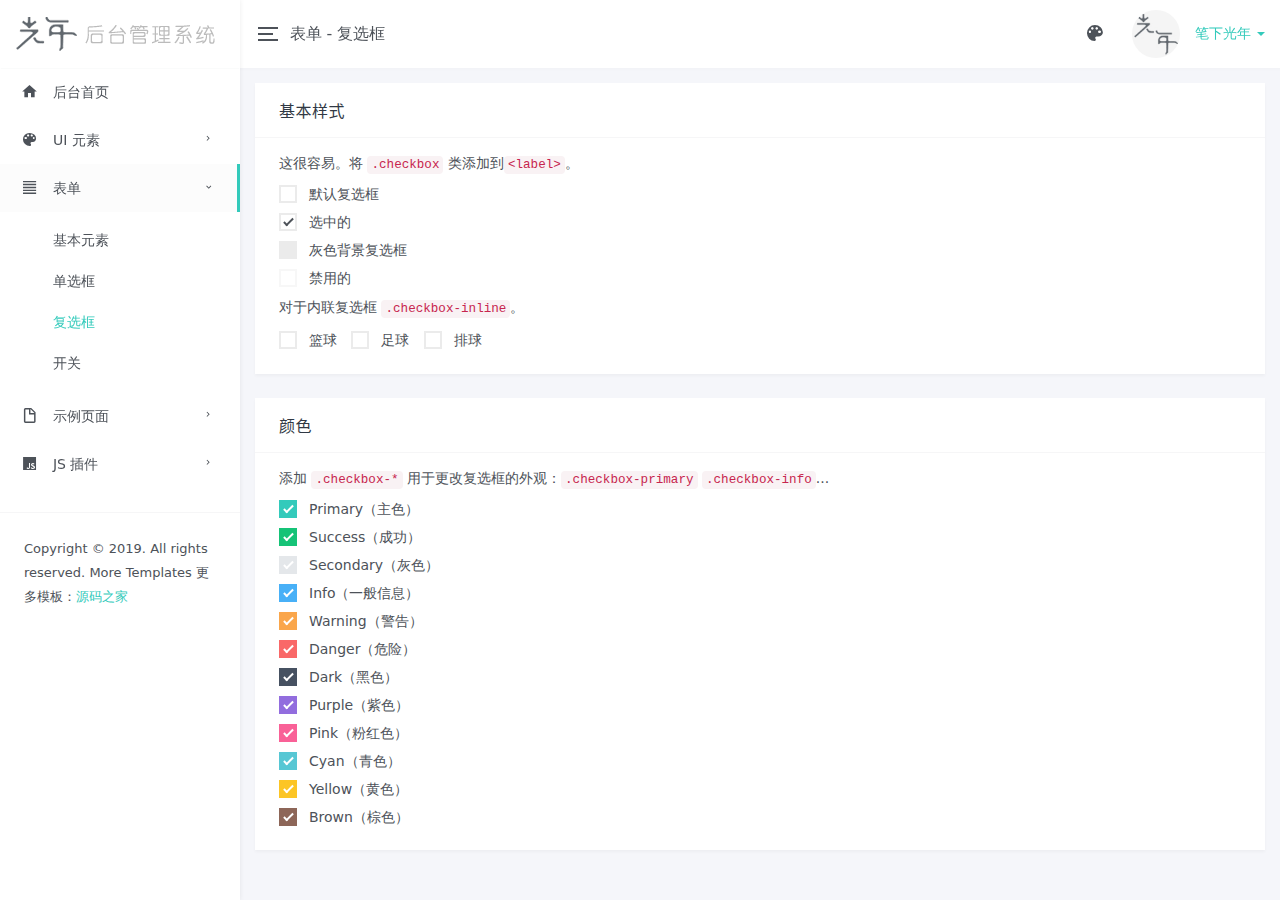
<file: LightYear/lyear_forms_checkbox.html>
<!DOCTYPE html>
<html lang="zh">
<head>
<meta charset="utf-8">
<meta name="viewport" content="width=device-width, initial-scale=1, maximum-scale=1, user-scalable=no" />
<title>复选框 - 光年(Light Year Admin)后台管理系统模板</title>
<link rel="icon" href="favicon.ico" type="image/ico">
<meta name="keywords" content="LightYear,光年,后台模板,后台管理系统,光年HTML模板">
<meta name="description" content="LightYear是一个基于Bootstrap v3.3.7的后台管理系统的HTML模板。">
<meta name="author" content="yinqi">
<link href="css/bootstrap.min.css" rel="stylesheet">
<link href="css/materialdesignicons.min.css" rel="stylesheet">
<link href="css/style.min.css" rel="stylesheet">
</head>
  
<body>
<div class="lyear-layout-web">
  <div class="lyear-layout-container">
    <!--左侧导航-->
    <aside class="lyear-layout-sidebar">
      
      <!-- logo -->
      <div id="logo" class="sidebar-header">
        <a href="index.html"><img src="images/logo-sidebar.png" title="LightYear" alt="LightYear" /></a>
      </div>
      <div class="lyear-layout-sidebar-scroll"> 
        
        <nav class="sidebar-main">
          <ul class="nav nav-drawer">
            <li class="nav-item"> <a href="index.html"><i class="mdi mdi-home"></i> 后台首页</a> </li>
            <li class="nav-item nav-item-has-subnav">
              <a href="javascript:void(0)"><i class="mdi mdi-palette"></i> UI 元素</a>
              <ul class="nav nav-subnav">
                <li> <a href="lyear_ui_buttons.html">按钮</a> </li>
                <li> <a href="lyear_ui_cards.html">卡片</a> </li>
                <li> <a href="lyear_ui_grid.html">格栅</a> </li>
                <li> <a href="lyear_ui_icons.html">图标</a> </li>
                <li> <a href="lyear_ui_tables.html">表格</a> </li>
                <li> <a href="lyear_ui_modals.html">模态框</a> </li>
                <li> <a href="lyear_ui_tooltips_popover.html">提示 / 弹出框</a> </li>
                <li> <a href="lyear_ui_alerts.html">警告框</a> </li>
                <li> <a href="lyear_ui_pagination.html">分页</a> </li>
                <li> <a href="lyear_ui_progress.html">进度条</a> </li>
                <li> <a href="lyear_ui_tabs.html">标签页</a> </li>
                <li> <a href="lyear_ui_typography.html">排版</a> </li>
                <li> <a href="lyear_ui_step.html">步骤</a> </li>
                <li> <a href="lyear_ui_other.html">其他</a> </li>
              </ul>
            </li>
            <li class="nav-item nav-item-has-subnav active open">
              <a href="javascript:void(0)"><i class="mdi mdi-format-align-justify"></i> 表单</a>
              <ul class="nav nav-subnav">
                <li> <a href="lyear_forms_elements.html">基本元素</a> </li>
                <li> <a href="lyear_forms_radio.html">单选框</a> </li>
                <li class="active"> <a href="lyear_forms_checkbox.html">复选框</a> </li>
                <li> <a href="lyear_forms_switch.html">开关</a> </li>
              </ul>
            </li>
            <li class="nav-item nav-item-has-subnav">
              <a href="javascript:void(0)"><i class="mdi mdi-file-outline"></i> 示例页面</a>
              <ul class="nav nav-subnav">
                <li> <a href="lyear_pages_doc.html">文档列表</a> </li>
                <li> <a href="lyear_pages_gallery.html">图库列表</a> </li>
                <li> <a href="lyear_pages_config.html">网站配置</a> </li>
                <li> <a href="lyear_pages_rabc.html">设置权限</a> </li>
                <li> <a href="lyear_pages_add_doc.html">新增文档</a> </li>
                <li> <a href="lyear_pages_guide.html">表单向导</a> </li>
                <li> <a href="lyear_pages_login.html">登录页面</a> </li>
                <li> <a href="lyear_pages_error.html">错误页面</a> </li>
                <li> <a href="lyear_pages_error.html">错误页面</a> </li>
              </ul>
            </li>
            <li class="nav-item nav-item-has-subnav">
              <a href="javascript:void(0)"><i class="mdi mdi-language-javascript"></i> JS 插件</a>
              <ul class="nav nav-subnav">
                <li> <a href="lyear_js_datepicker.html">日期选取器</a> </li>
                <li> <a href="lyear_js_sliders.html">滑块</a> </li>
                <li> <a href="lyear_js_colorpicker.html">选色器</a> </li>
                <li> <a href="lyear_js_chartjs.html">Chart.js</a> </li>
                <li> <a href="lyear_js_jconfirm.html">对话框</a> </li>
                <li> <a href="lyear_js_tags_input.html">标签插件</a> </li>
                <li> <a href="lyear_js_notify.html">通知消息</a> </li>
              </ul>
            </li>
          </ul>
        </nav>
        
        <div class="sidebar-footer">
          <p class="copyright">Copyright &copy; 2019. All rights reserved. More Templates 更多模板：<a href="http://www.mycodes.net/" target="_blank">源码之家</a></p>
        </div>
      </div>
      
    </aside>
    <!--End 左侧导航-->
    
    <!--头部信息-->
    <header class="lyear-layout-header">
      
      <nav class="navbar navbar-default">
        <div class="topbar">
          
          <div class="topbar-left">
            <div class="lyear-aside-toggler">
              <span class="lyear-toggler-bar"></span>
              <span class="lyear-toggler-bar"></span>
              <span class="lyear-toggler-bar"></span>
            </div>
            <span class="navbar-page-title"> 表单 - 复选框 </span>
          </div>
          
          <ul class="topbar-right">
            <li class="dropdown dropdown-profile">
              <a href="javascript:void(0)" data-toggle="dropdown">
                <img class="img-avatar img-avatar-48 m-r-10" src="images/users/avatar.jpg" alt="笔下光年" />
                <span>笔下光年 <span class="caret"></span></span>
              </a>
              <ul class="dropdown-menu dropdown-menu-right">
                <li> <a href="lyear_pages_profile.html"><i class="mdi mdi-account"></i> 个人信息</a> </li>
                <li> <a href="lyear_pages_edit_pwd.html"><i class="mdi mdi-lock-outline"></i> 修改密码</a> </li>
                <li> <a href="javascript:void(0)"><i class="mdi mdi-delete"></i> 清空缓存</a></li>
                <li class="divider"></li>
                <li> <a href="lyear_pages_login.html"><i class="mdi mdi-logout-variant"></i> 退出登录</a> </li>
              </ul>
            </li>
            <!--切换主题配色-->
		    <li class="dropdown dropdown-skin">
			  <span data-toggle="dropdown" class="icon-palette"><i class="mdi mdi-palette"></i></span>
			  <ul class="dropdown-menu dropdown-menu-right" data-stopPropagation="true">
                <li class="drop-title"><p>主题</p></li>
                <li class="drop-skin-li clearfix">
                  <span class="inverse">
                    <input type="radio" name="site_theme" value="default" id="site_theme_1" checked>
                    <label for="site_theme_1"></label>
                  </span>
                  <span>
                    <input type="radio" name="site_theme" value="dark" id="site_theme_2">
                    <label for="site_theme_2"></label>
                  </span>
                  <span>
                    <input type="radio" name="site_theme" value="translucent" id="site_theme_3">
                    <label for="site_theme_3"></label>
                  </span>
                </li>
			    <li class="drop-title"><p>LOGO</p></li>
				<li class="drop-skin-li clearfix">
                  <span class="inverse">
                    <input type="radio" name="logo_bg" value="default" id="logo_bg_1" checked>
                    <label for="logo_bg_1"></label>
                  </span>
                  <span>
                    <input type="radio" name="logo_bg" value="color_2" id="logo_bg_2">
                    <label for="logo_bg_2"></label>
                  </span>
                  <span>
                    <input type="radio" name="logo_bg" value="color_3" id="logo_bg_3">
                    <label for="logo_bg_3"></label>
                  </span>
                  <span>
                    <input type="radio" name="logo_bg" value="color_4" id="logo_bg_4">
                    <label for="logo_bg_4"></label>
                  </span>
                  <span>
                    <input type="radio" name="logo_bg" value="color_5" id="logo_bg_5">
                    <label for="logo_bg_5"></label>
                  </span>
                  <span>
                    <input type="radio" name="logo_bg" value="color_6" id="logo_bg_6">
                    <label for="logo_bg_6"></label>
                  </span>
                  <span>
                    <input type="radio" name="logo_bg" value="color_7" id="logo_bg_7">
                    <label for="logo_bg_7"></label>
                  </span>
                  <span>
                    <input type="radio" name="logo_bg" value="color_8" id="logo_bg_8">
                    <label for="logo_bg_8"></label>
                  </span>
				</li>
				<li class="drop-title"><p>头部</p></li>
				<li class="drop-skin-li clearfix">
                  <span class="inverse">
                    <input type="radio" name="header_bg" value="default" id="header_bg_1" checked>
                    <label for="header_bg_1"></label>                      
                  </span>                                                    
                  <span>                                                     
                    <input type="radio" name="header_bg" value="color_2" id="header_bg_2">
                    <label for="header_bg_2"></label>                      
                  </span>                                                    
                  <span>                                                     
                    <input type="radio" name="header_bg" value="color_3" id="header_bg_3">
                    <label for="header_bg_3"></label>
                  </span>
                  <span>
                    <input type="radio" name="header_bg" value="color_4" id="header_bg_4">
                    <label for="header_bg_4"></label>                      
                  </span>                                                    
                  <span>                                                     
                    <input type="radio" name="header_bg" value="color_5" id="header_bg_5">
                    <label for="header_bg_5"></label>                      
                  </span>                                                    
                  <span>                                                     
                    <input type="radio" name="header_bg" value="color_6" id="header_bg_6">
                    <label for="header_bg_6"></label>                      
                  </span>                                                    
                  <span>                                                     
                    <input type="radio" name="header_bg" value="color_7" id="header_bg_7">
                    <label for="header_bg_7"></label>
                  </span>
                  <span>
                    <input type="radio" name="header_bg" value="color_8" id="header_bg_8">
                    <label for="header_bg_8"></label>
                  </span>
				</li>
				<li class="drop-title"><p>侧边栏</p></li>
				<li class="drop-skin-li clearfix">
                  <span class="inverse">
                    <input type="radio" name="sidebar_bg" value="default" id="sidebar_bg_1" checked>
                    <label for="sidebar_bg_1"></label>
                  </span>
                  <span>
                    <input type="radio" name="sidebar_bg" value="color_2" id="sidebar_bg_2">
                    <label for="sidebar_bg_2"></label>
                  </span>
                  <span>
                    <input type="radio" name="sidebar_bg" value="color_3" id="sidebar_bg_3">
                    <label for="sidebar_bg_3"></label>
                  </span>
                  <span>
                    <input type="radio" name="sidebar_bg" value="color_4" id="sidebar_bg_4">
                    <label for="sidebar_bg_4"></label>
                  </span>
                  <span>
                    <input type="radio" name="sidebar_bg" value="color_5" id="sidebar_bg_5">
                    <label for="sidebar_bg_5"></label>
                  </span>
                  <span>
                    <input type="radio" name="sidebar_bg" value="color_6" id="sidebar_bg_6">
                    <label for="sidebar_bg_6"></label>
                  </span>
                  <span>
                    <input type="radio" name="sidebar_bg" value="color_7" id="sidebar_bg_7">
                    <label for="sidebar_bg_7"></label>
                  </span>
                  <span>
                    <input type="radio" name="sidebar_bg" value="color_8" id="sidebar_bg_8">
                    <label for="sidebar_bg_8"></label>
                  </span>
				</li>
			  </ul>
			</li>
            <!--切换主题配色-->
          </ul>
          
        </div>
      </nav>
      
    </header>
    <!--End 头部信息-->
    
    <!--页面主要内容-->
    <main class="lyear-layout-content">
      
      <div class="container-fluid">
        
        <div class="row">
          <div class="col-lg-12">
            <div class="card">
              <div class="card-header"><h4>基本样式</h4></div>
              <div class="card-body">
                
                <p>这很容易。将 <code>.checkbox</code> 类添加到<code>&lt;label&gt;</code>。</p>
                <div class="example-box">
                  <label class="lyear-checkbox">
                    <input type="checkbox">
                    <span>默认复选框</span>
                  </label>
                  <label class="lyear-checkbox m-t-10">
                    <input type="checkbox" checked="">
                    <span>选中的</span>
                  </label>
                  <label class="lyear-checkbox checkbox-grey m-t-10">
                    <input type="checkbox">
                    <span>灰色背景复选框</span>
                  </label>
                  <label class="lyear-checkbox m-t-10">
                    <input type="checkbox" disabled="">
                    <span>禁用的</span>
                  </label>
                </div>
                
                <p class="m-t-10">对于内联复选框 <code>.checkbox-inline</code>。</p>
                <div class="example-box">
                  <label class="lyear-checkbox checkbox-inline checkbox-primary">
                    <input type="checkbox"><span>篮球</span>
                  </label>
                  <label class="lyear-checkbox checkbox-inline checkbox-primary">
                    <input type="checkbox"><span>足球</span>
                  </label>
                  <label class="lyear-checkbox checkbox-inline checkbox-primary">
                    <input type="checkbox"><span>排球</span>
                  </label>
                </div>
                
              </div>
            </div>
            
            <div class="card">
              <div class="card-header"><h4>颜色</h4></div>
              <div class="card-body">
                
                <p>添加 <code>.checkbox-*</code> 用于更改复选框的外观：<code>.checkbox-primary</code> <code>.checkbox-info</code>...</p>
                <div class="example-box">
                  <label class="lyear-checkbox checkbox-primary m-t-10">
                    <input type="checkbox" checked=""><span>Primary（主色）</span>
                  </label>
                  <label class="lyear-checkbox checkbox-success m-t-10">
                    <input type="checkbox" checked=""><span>Success（成功）</span>
                  </label>
                  <label class="lyear-checkbox checkbox-secondary m-t-10">
                    <input type="checkbox" checked=""><span>Secondary（灰色）</span>
                  </label>
                  <label class="lyear-checkbox checkbox-info m-t-10">
                    <input type="checkbox" checked=""><span>Info（一般信息）</span>
                  </label>
                  <label class="lyear-checkbox checkbox-warning m-t-10">
                    <input type="checkbox" checked=""><span>Warning（警告）</span>
                  </label>
                  <label class="lyear-checkbox checkbox-danger m-t-10">
                    <input type="checkbox" checked=""><span>Danger（危险）</span>
                  </label>
                  <label class="lyear-checkbox checkbox-dark m-t-10">
                    <input type="checkbox" checked=""><span>Dark（黑色）</span>
                  </label>
                  <label class="lyear-checkbox checkbox-purple m-t-10">
                    <input type="checkbox" checked=""><span>Purple（紫色）</span>
                  </label>
                  <label class="lyear-checkbox checkbox-pink m-t-10">
                    <input type="checkbox" checked=""><span>Pink（粉红色）</span>
                  </label>
                  <label class="lyear-checkbox checkbox-cyan m-t-10">
                    <input type="checkbox" checked=""><span>Cyan（青色）</span>
                  </label>
                  <label class="lyear-checkbox checkbox-yellow m-t-10">
                    <input type="checkbox" checked=""><span>Yellow（黄色）</span>
                  </label>
                  <label class="lyear-checkbox checkbox-brown m-t-10">
                    <input type="checkbox" checked=""><span>Brown（棕色）</span>
                  </label>
                </div>
                
              </div>
            </div>
            
          </div>
          
        </div>
        
      </div>
      
    </main>
    <!--End 页面主要内容-->
  </div>
</div>

<script type="text/javascript" src="js/jquery.min.js"></script>
<script type="text/javascript" src="js/bootstrap.min.js"></script>
<script type="text/javascript" src="js/perfect-scrollbar.min.js"></script>
<script type="text/javascript" src="js/main.min.js"></script>
</body>
</html>
</file>
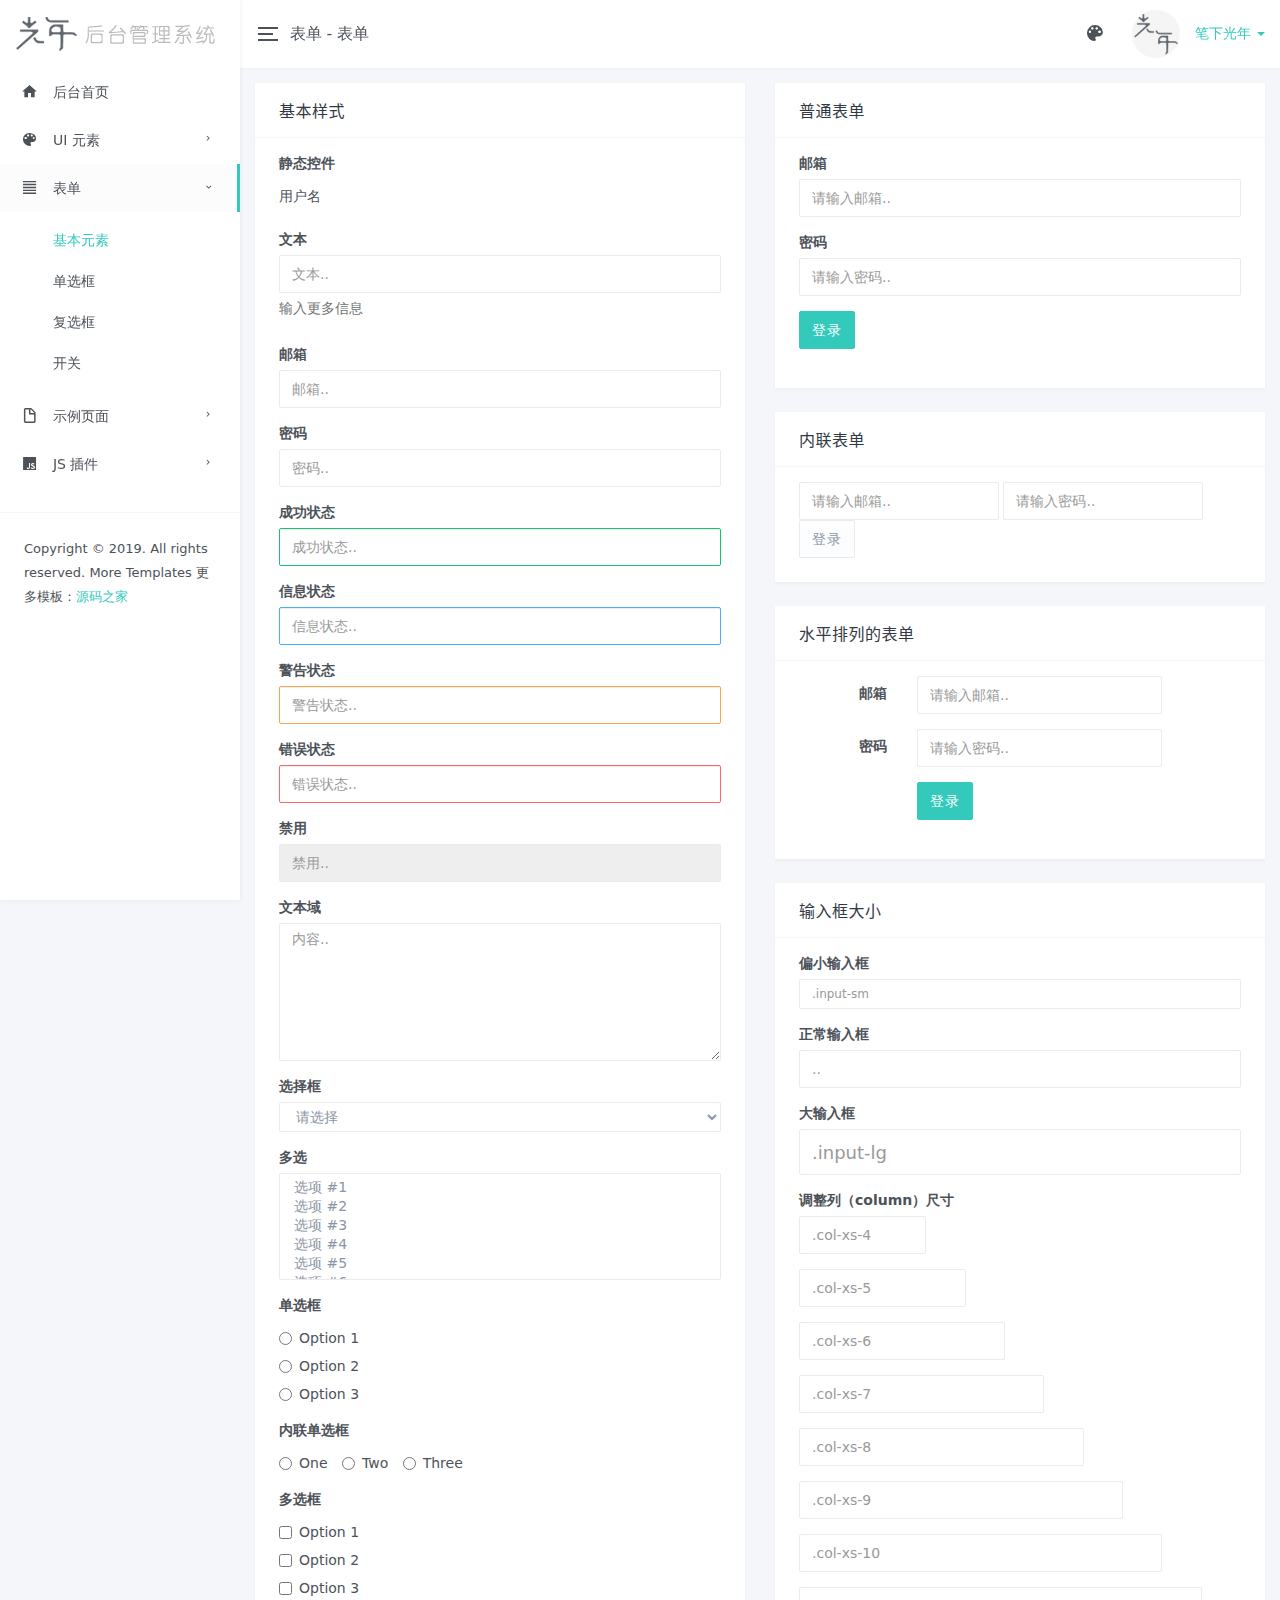
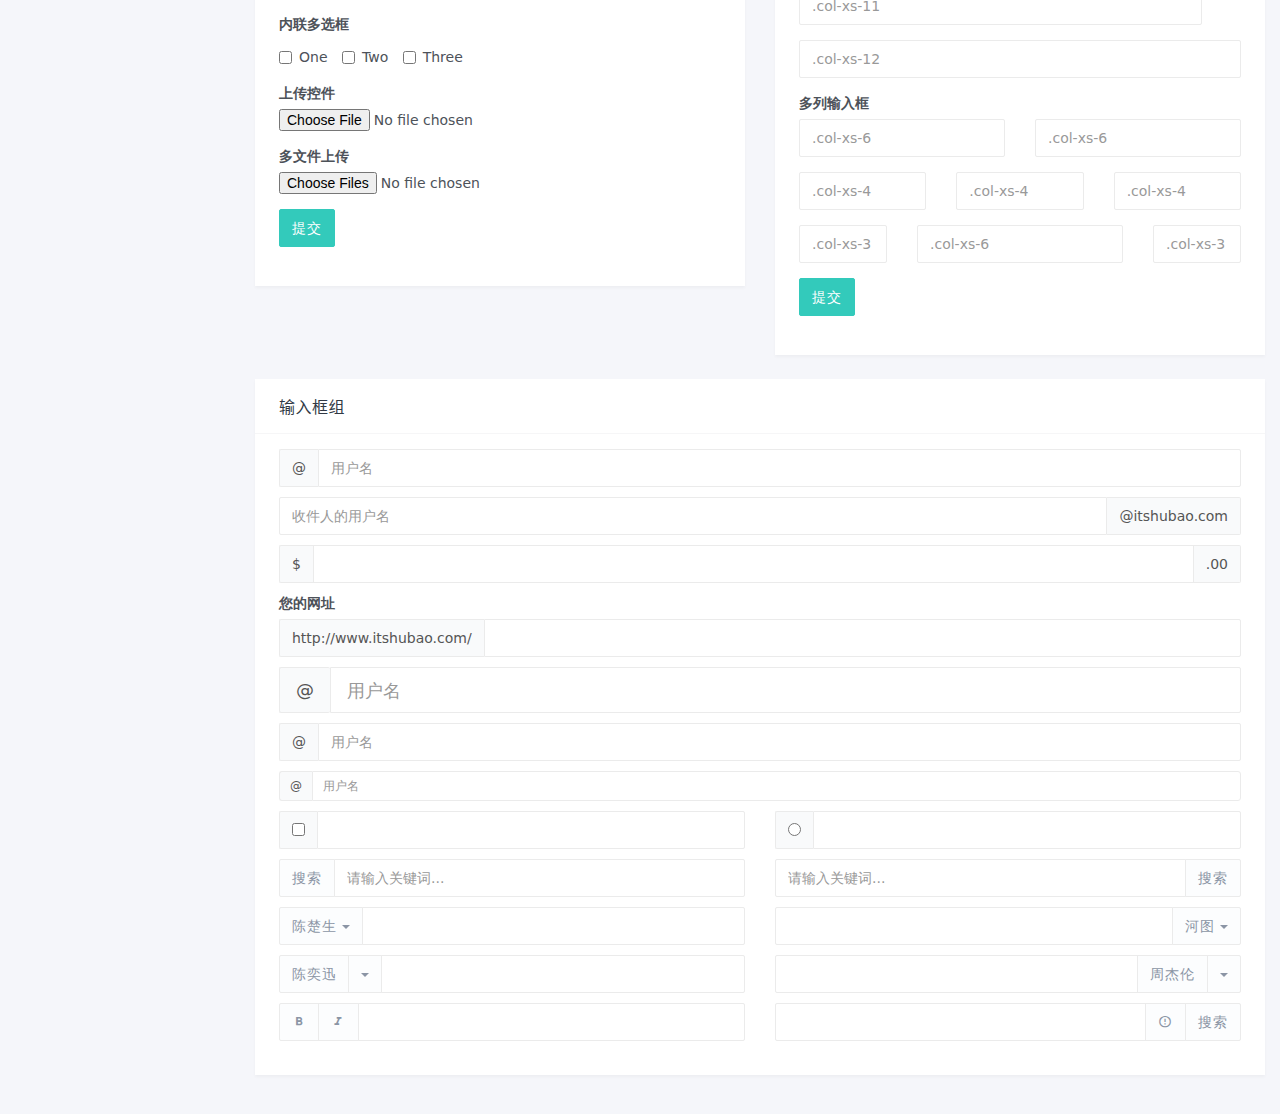
<file: LightYear/lyear_forms_elements.html>
<!DOCTYPE html>
<html lang="zh">
<head>
<meta charset="utf-8">
<meta name="viewport" content="width=device-width, initial-scale=1, maximum-scale=1, user-scalable=no" />
<title>表单 - 光年(Light Year Admin)后台管理系统模板</title>
<link rel="icon" href="favicon.ico" type="image/ico">
<meta name="keywords" content="LightYear,光年,后台模板,后台管理系统,光年HTML模板">
<meta name="description" content="LightYear是一个基于Bootstrap v3.3.7的后台管理系统的HTML模板。">
<meta name="author" content="yinqi">
<link href="css/bootstrap.min.css" rel="stylesheet">
<link href="css/materialdesignicons.min.css" rel="stylesheet">
<link href="css/style.min.css" rel="stylesheet">
</head>
  
<body>
<div class="lyear-layout-web">
  <div class="lyear-layout-container">
    <!--左侧导航-->
    <aside class="lyear-layout-sidebar">
       
      <!-- logo -->
      <div id="logo" class="sidebar-header">
        <a href="index.html"><img src="images/logo-sidebar.png" title="LightYear" alt="LightYear" /></a>
      </div>
      <div class="lyear-layout-sidebar-scroll">
        
        <nav class="sidebar-main">
          <ul class="nav nav-drawer">
            <li class="nav-item"> <a href="index.html"><i class="mdi mdi-home"></i> 后台首页</a> </li>
            <li class="nav-item nav-item-has-subnav">
              <a href="javascript:void(0)"><i class="mdi mdi-palette"></i> UI 元素</a>
              <ul class="nav nav-subnav">
                <li> <a href="lyear_ui_buttons.html">按钮</a> </li>
                <li> <a href="lyear_ui_cards.html">卡片</a> </li>
                <li> <a href="lyear_ui_grid.html">格栅</a> </li>
                <li> <a href="lyear_ui_icons.html">图标</a> </li>
                <li> <a href="lyear_ui_tables.html">表格</a> </li>
                <li> <a href="lyear_ui_modals.html">模态框</a> </li>
                <li> <a href="lyear_ui_tooltips_popover.html">提示 / 弹出框</a> </li>
                <li> <a href="lyear_ui_alerts.html">警告框</a> </li>
                <li> <a href="lyear_ui_pagination.html">分页</a> </li>
                <li> <a href="lyear_ui_progress.html">进度条</a> </li>
                <li> <a href="lyear_ui_tabs.html">标签页</a> </li>
                <li> <a href="lyear_ui_typography.html">排版</a> </li>
                <li> <a href="lyear_ui_step.html">步骤</a> </li>
                <li> <a href="lyear_ui_other.html">其他</a> </li>
              </ul>
            </li>
            <li class="nav-item nav-item-has-subnav active open">
              <a href="javascript:void(0)"><i class="mdi mdi-format-align-justify"></i> 表单</a>
              <ul class="nav nav-subnav">
                <li class="active"> <a href="lyear_forms_elements.html">基本元素</a> </li>
                <li> <a href="lyear_forms_radio.html">单选框</a> </li>
                <li> <a href="lyear_forms_checkbox.html">复选框</a> </li>
                <li> <a href="lyear_forms_switch.html">开关</a> </li>
              </ul>
            </li>
            <li class="nav-item nav-item-has-subnav">
              <a href="javascript:void(0)"><i class="mdi mdi-file-outline"></i> 示例页面</a>
              <ul class="nav nav-subnav">
                <li> <a href="lyear_pages_doc.html">文档列表</a> </li>
                <li> <a href="lyear_pages_gallery.html">图库列表</a> </li>
                <li> <a href="lyear_pages_config.html">网站配置</a> </li>
                <li> <a href="lyear_pages_rabc.html">设置权限</a> </li>
                <li> <a href="lyear_pages_add_doc.html">新增文档</a> </li>
                <li> <a href="lyear_pages_guide.html">表单向导</a> </li>
                <li> <a href="lyear_pages_login.html">登录页面</a> </li>
                <li> <a href="lyear_pages_error.html">错误页面</a> </li>
              </ul>
            </li>
            <li class="nav-item nav-item-has-subnav">
              <a href="javascript:void(0)"><i class="mdi mdi-language-javascript"></i> JS 插件</a>
              <ul class="nav nav-subnav">
                <li> <a href="lyear_js_datepicker.html">日期选取器</a> </li>
                <li> <a href="lyear_js_sliders.html">滑块</a> </li>
                <li> <a href="lyear_js_colorpicker.html">选色器</a> </li>
                <li> <a href="lyear_js_chartjs.html">Chart.js</a> </li>
                <li> <a href="lyear_js_jconfirm.html">对话框</a> </li>
                <li> <a href="lyear_js_tags_input.html">标签插件</a> </li>
                <li> <a href="lyear_js_notify.html">通知消息</a> </li>
              </ul>
            </li>
          </ul>
        </nav>
        
        <div class="sidebar-footer">
          <p class="copyright">Copyright &copy; 2019. All rights reserved. More Templates 更多模板：<a href="http://www.mycodes.net/" target="_blank">源码之家</a></p>
        </div>
      </div>
      
    </aside>
    <!--End 左侧导航-->
    
    <!--头部信息-->
    <header class="lyear-layout-header">
      
      <nav class="navbar navbar-default">
        <div class="topbar">
          
          <div class="topbar-left">
            <div class="lyear-aside-toggler">
              <span class="lyear-toggler-bar"></span>
              <span class="lyear-toggler-bar"></span>
              <span class="lyear-toggler-bar"></span>
            </div>
            <span class="navbar-page-title"> 表单 - 表单 </span>
          </div>
          
          <ul class="topbar-right">
            <li class="dropdown dropdown-profile">
              <a href="javascript:void(0)" data-toggle="dropdown">
                <img class="img-avatar img-avatar-48 m-r-10" src="images/users/avatar.jpg" alt="笔下光年" />
                <span>笔下光年 <span class="caret"></span></span>
              </a>
              <ul class="dropdown-menu dropdown-menu-right">
                <li> <a href="lyear_pages_profile.html"><i class="mdi mdi-account"></i> 个人信息</a> </li>
                <li> <a href="lyear_pages_edit_pwd.html"><i class="mdi mdi-lock-outline"></i> 修改密码</a> </li>
                <li> <a href="javascript:void(0)"><i class="mdi mdi-delete"></i> 清空缓存</a></li>
                <li class="divider"></li>
                <li> <a href="lyear_pages_login.html"><i class="mdi mdi-logout-variant"></i> 退出登录</a> </li>
              </ul>
            </li>
            <!--切换主题配色-->
		    <li class="dropdown dropdown-skin">
			  <span data-toggle="dropdown" class="icon-palette"><i class="mdi mdi-palette"></i></span>
			  <ul class="dropdown-menu dropdown-menu-right" data-stopPropagation="true">
                <li class="drop-title"><p>主题</p></li>
                <li class="drop-skin-li clearfix">
                  <span class="inverse">
                    <input type="radio" name="site_theme" value="default" id="site_theme_1" checked>
                    <label for="site_theme_1"></label>
                  </span>
                  <span>
                    <input type="radio" name="site_theme" value="dark" id="site_theme_2">
                    <label for="site_theme_2"></label>
                  </span>
                  <span>
                    <input type="radio" name="site_theme" value="translucent" id="site_theme_3">
                    <label for="site_theme_3"></label>
                  </span>
                </li>
			    <li class="drop-title"><p>LOGO</p></li>
				<li class="drop-skin-li clearfix">
                  <span class="inverse">
                    <input type="radio" name="logo_bg" value="default" id="logo_bg_1" checked>
                    <label for="logo_bg_1"></label>
                  </span>
                  <span>
                    <input type="radio" name="logo_bg" value="color_2" id="logo_bg_2">
                    <label for="logo_bg_2"></label>
                  </span>
                  <span>
                    <input type="radio" name="logo_bg" value="color_3" id="logo_bg_3">
                    <label for="logo_bg_3"></label>
                  </span>
                  <span>
                    <input type="radio" name="logo_bg" value="color_4" id="logo_bg_4">
                    <label for="logo_bg_4"></label>
                  </span>
                  <span>
                    <input type="radio" name="logo_bg" value="color_5" id="logo_bg_5">
                    <label for="logo_bg_5"></label>
                  </span>
                  <span>
                    <input type="radio" name="logo_bg" value="color_6" id="logo_bg_6">
                    <label for="logo_bg_6"></label>
                  </span>
                  <span>
                    <input type="radio" name="logo_bg" value="color_7" id="logo_bg_7">
                    <label for="logo_bg_7"></label>
                  </span>
                  <span>
                    <input type="radio" name="logo_bg" value="color_8" id="logo_bg_8">
                    <label for="logo_bg_8"></label>
                  </span>
				</li>
				<li class="drop-title"><p>头部</p></li>
				<li class="drop-skin-li clearfix">
                  <span class="inverse">
                    <input type="radio" name="header_bg" value="default" id="header_bg_1" checked>
                    <label for="header_bg_1"></label>                      
                  </span>                                                    
                  <span>                                                     
                    <input type="radio" name="header_bg" value="color_2" id="header_bg_2">
                    <label for="header_bg_2"></label>                      
                  </span>                                                    
                  <span>                                                     
                    <input type="radio" name="header_bg" value="color_3" id="header_bg_3">
                    <label for="header_bg_3"></label>
                  </span>
                  <span>
                    <input type="radio" name="header_bg" value="color_4" id="header_bg_4">
                    <label for="header_bg_4"></label>                      
                  </span>                                                    
                  <span>                                                     
                    <input type="radio" name="header_bg" value="color_5" id="header_bg_5">
                    <label for="header_bg_5"></label>                      
                  </span>                                                    
                  <span>                                                     
                    <input type="radio" name="header_bg" value="color_6" id="header_bg_6">
                    <label for="header_bg_6"></label>                      
                  </span>                                                    
                  <span>                                                     
                    <input type="radio" name="header_bg" value="color_7" id="header_bg_7">
                    <label for="header_bg_7"></label>
                  </span>
                  <span>
                    <input type="radio" name="header_bg" value="color_8" id="header_bg_8">
                    <label for="header_bg_8"></label>
                  </span>
				</li>
				<li class="drop-title"><p>侧边栏</p></li>
				<li class="drop-skin-li clearfix">
                  <span class="inverse">
                    <input type="radio" name="sidebar_bg" value="default" id="sidebar_bg_1" checked>
                    <label for="sidebar_bg_1"></label>
                  </span>
                  <span>
                    <input type="radio" name="sidebar_bg" value="color_2" id="sidebar_bg_2">
                    <label for="sidebar_bg_2"></label>
                  </span>
                  <span>
                    <input type="radio" name="sidebar_bg" value="color_3" id="sidebar_bg_3">
                    <label for="sidebar_bg_3"></label>
                  </span>
                  <span>
                    <input type="radio" name="sidebar_bg" value="color_4" id="sidebar_bg_4">
                    <label for="sidebar_bg_4"></label>
                  </span>
                  <span>
                    <input type="radio" name="sidebar_bg" value="color_5" id="sidebar_bg_5">
                    <label for="sidebar_bg_5"></label>
                  </span>
                  <span>
                    <input type="radio" name="sidebar_bg" value="color_6" id="sidebar_bg_6">
                    <label for="sidebar_bg_6"></label>
                  </span>
                  <span>
                    <input type="radio" name="sidebar_bg" value="color_7" id="sidebar_bg_7">
                    <label for="sidebar_bg_7"></label>
                  </span>
                  <span>
                    <input type="radio" name="sidebar_bg" value="color_8" id="sidebar_bg_8">
                    <label for="sidebar_bg_8"></label>
                  </span>
				</li>
			  </ul>
			</li>
            <!--切换主题配色-->
          </ul>
          
        </div>
      </nav>
      
    </header>
    <!--End 头部信息-->
    
    <!--页面主要内容-->
    <main class="lyear-layout-content">
      
      <div class="container-fluid">
        
        <div class="row">
          <div class="col-md-6">
            <div class="card">
              <div class="card-header"><h4>基本样式</h4></div>
              <div class="card-body">
                
                <form class="form-horizontal" action="#" method="post" enctype="multipart/form-data" onsubmit="return false;">
                  <div class="form-group">
                    <label class="col-xs-12">静态控件</label>
                    <div class="col-xs-12">
                      <div class="form-control-static">用户名</div>
                    </div>
                  </div>
                  <div class="form-group">
                    <label class="col-xs-12" for="example-text-input">文本</label>
                    <div class="col-xs-12">
                      <input class="form-control" type="text" id="example-text-input" name="example-text-input" placeholder="文本..">
                      <div class="help-block">输入更多信息</div>
                    </div>
                  </div>
                  <div class="form-group">
                    <label class="col-xs-12" for="example-email-input">邮箱</label>
                    <div class="col-xs-12">
                      <input class="form-control" type="email" id="example-email-input" name="example-email-input" placeholder="邮箱..">
                    </div>
                  </div>
                  <div class="form-group">
                    <label class="col-xs-12" for="example-password-input">密码</label>
                    <div class="col-xs-12">
                      <input class="form-control" type="password" id="example-password-input" name="example-password-input" placeholder="密码..">
                    </div>
                  </div>
                  <div class="form-group has-success">
                    <label class="col-xs-12" for="example-text-input-success">成功状态</label>
                    <div class="col-xs-12">
                      <input class="form-control" type="text" id="example-text-input-success" name="example-text-input-success" placeholder="成功状态..">
                    </div>
                  </div>
                  <div class="form-group has-info">
                    <label class="col-xs-12" for="example-text-input-info">信息状态</label>
                    <div class="col-xs-12">
                      <input class="form-control" type="text" id="example-text-input-info" name="example-text-input-info" placeholder="信息状态..">
                    </div>
                  </div>
                  <div class="form-group has-warning">
                    <label class="col-xs-12" for="example-text-input-warning">警告状态</label>
                    <div class="col-xs-12">
                      <input class="form-control" type="text" id="example-text-input-warning" name="example-text-input-warning" placeholder="警告状态..">
                    </div>
                  </div>
                  <div class="form-group has-error">
                    <label class="col-xs-12" for="example-text-input-error">错误状态</label>
                    <div class="col-xs-12">
                      <input class="form-control" type="text" id="example-text-input-error" name="example-text-input-error" placeholder="错误状态..">
                    </div>
                  </div>
                  <div class="form-group">
                    <label class="col-xs-12" for="example-disabled-input">禁用</label>
                    <div class="col-xs-12">
                      <input class="form-control" type="text" id="example-disabled-input" name="example-disabled-input" placeholder="禁用.." disabled>
                    </div>
                  </div>
                  <div class="form-group">
                    <label class="col-xs-12" for="example-textarea-input">文本域</label>
                    <div class="col-xs-12">
                      <textarea class="form-control" id="example-textarea-input" name="example-textarea-input" rows="6" placeholder="内容.."></textarea>
                    </div>
                  </div>
                  <div class="form-group">
                    <label class="col-xs-12" for="example-select">选择框</label>
                    <div class="col-xs-12">
                      <select class="form-control" id="example-select" name="example-select" size="1">
                        <option value="0">请选择</option>
                        <option value="1">选项 #1</option>
                        <option value="2">选项 #2</option>
                        <option value="3">选项 #3</option>
                      </select>
                    </div>
                  </div>
                  <div class="form-group">
                    <label class="col-xs-12" for="example-multiple-select">多选</label>
                    <div class="col-xs-12">
                      <select class="form-control" id="example-multiple-select" name="example-multiple-select" size="5" multiple>
                        <option value="1">选项 #1</option>
                        <option value="2">选项 #2</option>
                        <option value="3">选项 #3</option>
                        <option value="4">选项 #4</option>
                        <option value="5">选项 #5</option>
                        <option value="6">选项 #6</option>
                        <option value="7">选项 #7</option>
                        <option value="8">选项 #8</option>
                        <option value="9">选项 #9</option>
                        <option value="10">选项 #10</option>
                      </select>
                    </div>
                  </div>
                  <div class="form-group">
                    <label class="col-xs-12">单选框</label>
                    <div class="col-xs-12">
                      <div class="radio">
                        <label for="example-radio1">
                          <input type="radio" id="example-radio1" name="example-radios" value="option1">
                          Option 1
                        </label>
                      </div>
                      <div class="radio">
                        <label for="example-radio2">
                          <input type="radio" id="example-radio2" name="example-radios" value="option2">
                          Option 2
                        </label>
                      </div>
                      <div class="radio">
                        <label for="example-radio3">
                          <input type="radio" id="example-radio3" name="example-radios" value="option3">
                          Option 3
                        </label>
                      </div>
                    </div>
                  </div>
                  <div class="form-group">
                    <label class="col-xs-12">内联单选框</label>
                    <div class="col-xs-12">
                      <label class="radio-inline" for="example-inline-radio1">
                        <input type="radio" id="example-inline-radio1" name="example-inline-radios" value="option1">
                        One
                      </label>
                      <label class="radio-inline" for="example-inline-radio2">
                        <input type="radio" id="example-inline-radio2" name="example-inline-radios" value="option2">
                        Two
                      </label>
                      <label class="radio-inline" for="example-inline-radio3">
                        <input type="radio" id="example-inline-radio3" name="example-inline-radios" value="option3">
                        Three
                      </label>
                    </div>
                  </div>
                  <div class="form-group">
                    <label class="col-xs-12">多选框</label>
                    <div class="col-xs-12">
                      <div class="checkbox">
                        <label for="example-checkbox1">
                          <input type="checkbox" id="example-checkbox1" name="example-checkbox1" value="option1">
                          Option 1 </label>
                      </div>
                      <div class="checkbox">
                        <label for="example-checkbox2">
                          <input type="checkbox" id="example-checkbox2" name="example-checkbox2" value="option2">
                          Option 2 </label>
                      </div>
                      <div class="checkbox">
                        <label for="example-checkbox3">
                          <input type="checkbox" id="example-checkbox3" name="example-checkbox3" value="option3">
                          Option 3 </label>
                      </div>
                    </div>
                  </div>
                  <div class="form-group">
                    <label class="col-xs-12">内联多选框</label>
                    <div class="col-xs-12">
                      <label class="checkbox-inline" for="example-inline-checkbox1">
                        <input type="checkbox" id="example-inline-checkbox1" name="example-inline-checkbox1" value="option1">
                        One
                      </label>
                      <label class="checkbox-inline" for="example-inline-checkbox2">
                        <input type="checkbox" id="example-inline-checkbox2" name="example-inline-checkbox2" value="option2">
                        Two
                      </label>
                      <label class="checkbox-inline" for="example-inline-checkbox3">
                        <input type="checkbox" id="example-inline-checkbox3" name="example-inline-checkbox3" value="option3">
                        Three
                      </label>
                    </div>
                  </div>
                  <div class="form-group">
                    <label class="col-xs-12" for="example-file-input">上传控件</label>
                    <div class="col-xs-12">
                      <input type="file" id="example-file-input" name="example-file-input">
                    </div>
                  </div>
                  <div class="form-group">
                    <label class="col-xs-12" for="example-file-multiple-input">多文件上传</label>
                    <div class="col-xs-12">
                      <input type="file" id="example-file-multiple-input" name="example-file-multiple-input" multiple>
                    </div>
                  </div>
                  <div class="form-group">
                    <div class="col-xs-12">
                      <button class="btn btn-primary" type="submit">提交</button>
                    </div>
                  </div>
                </form>
                
              </div>
            </div>
          </div>
          
          <div class="col-md-6">
            <div class="card">
              <div class="card-header"><h4>普通表单</h4></div>
              <div class="card-body">
                
                <form action="lyear_forms_elements.html" method="post" onsubmit="return false;">
                  <div class="form-group">
                    <label for="example-nf-email">邮箱</label>
                    <input class="form-control" type="email" id="example-nf-email" name="example-nf-email" placeholder="请输入邮箱..">
                  </div>
                  <div class="form-group">
                    <label for="example-nf-password">密码</label>
                    <input class="form-control" type="password" id="example-nf-password" name="example-nf-password" placeholder="请输入密码..">
                  </div>
                  <div class="form-group">
                    <button class="btn btn-primary" type="submit">登录</button>
                  </div>
                </form>
                
              </div>
            </div>
            
            <div class="card">
              <div class="card-header"><h4>内联表单</h4></div>
              <div class="card-body">
                
                <form class="form-inline" action="lyear_forms_elements.html" method="post" onsubmit="return false;">
                  <div class="form-group">
                    <label class="sr-only" for="example-if-email">邮箱</label>
                    <input class="form-control" type="email" id="example-if-email" name="example-if-email" placeholder="请输入邮箱..">
                  </div>
                  <div class="form-group">
                    <label class="sr-only" for="example-if-password">密码</label>
                    <input class="form-control" type="password" id="example-if-password" name="example-if-password" placeholder="请输入密码..">
                  </div>
                  <div class="form-group">
                    <button class="btn btn-default" type="submit">登录</button>
                  </div>
                </form>
                
              </div>
            </div>
            
            <div class="card">
              <div class="card-header"><h4>水平排列的表单</h4></div>
              <div class="card-body">
                
                <form class="form-horizontal" action="lyear_forms_elements.html" method="post" onsubmit="return false;">
                  <div class="form-group">
                    <label class="col-md-3 control-label" for="example-hf-email">邮箱</label>
                    <div class="col-md-7">
                      <input class="form-control" type="email" id="example-hf-email" name="example-hf-email" placeholder="请输入邮箱..">
                    </div>
                  </div>
                  <div class="form-group">
                    <label class="col-md-3 control-label" for="example-hf-password">密码</label>
                    <div class="col-md-7">
                      <input class="form-control" type="password" id="example-hf-password" name="example-hf-password" placeholder="请输入密码..">
                    </div>
                  </div>
                  <div class="form-group">
                    <div class="col-md-9 col-md-offset-3">
                      <button class="btn btn-primary" type="submit">登录</button>
                    </div>
                  </div>
                </form>
                
              </div>
            </div>
            
            <div class="card">
              <div class="card-header"><h4>输入框大小</h4></div>
              <div class="card-body">
                
                <form action="lyear_forms_elements.html" method="post" onsubmit="return false;">
                  <div class="form-group">
                    <label for="example-input-small">偏小输入框</label>
                    <input class="form-control input-sm" type="text" id="example-input-small" name="example-input-small" placeholder=".input-sm">
                  </div>
                  <div class="form-group">
                    <label for="example-input-normal">正常输入框</label>
                    <input class="form-control" type="text" id="example-input-normal" name="example-input-normal" placeholder="..">
                  </div>
                  <div class="form-group">
                    <label for="example-input-large">大输入框</label>
                    <input class="form-control input-lg" type="text" id="example-input-large" name="example-input-large" placeholder=".input-lg">
                  </div>
                  <div class="form-group">
                    <label>调整列（column）尺寸</label>
                    <div class="row">
                      <div class="col-xs-4">
                        <input class="form-control" type="text" placeholder=".col-xs-4">
                      </div>
                    </div>
                  </div>
                  <div class="form-group">
                    <div class="row">
                      <div class="col-xs-5">
                        <input class="form-control" type="text" placeholder=".col-xs-5">
                      </div>
                    </div>
                  </div>
                  <div class="form-group">
                    <div class="row">
                      <div class="col-xs-6">
                        <input class="form-control" type="text" placeholder=".col-xs-6">
                      </div>
                    </div>
                  </div>
                  <div class="form-group">
                    <div class="row">
                      <div class="col-xs-7">
                        <input class="form-control" type="text" placeholder=".col-xs-7">
                      </div>
                    </div>
                  </div>
                  <div class="form-group">
                    <div class="row">
                      <div class="col-xs-8">
                        <input class="form-control" type="text" placeholder=".col-xs-8">
                      </div>
                    </div>
                  </div>
                  <div class="form-group">
                    <div class="row">
                      <div class="col-xs-9">
                        <input class="form-control" type="text" placeholder=".col-xs-9">
                      </div>
                    </div>
                  </div>
                  <div class="form-group">
  
                    <div class="row">
                      <div class="col-xs-10">
                        <input class="form-control" type="text" placeholder=".col-xs-10">
                      </div>
                    </div>
                  </div>
                  <div class="form-group">
                    <div class="row">
                      <div class="col-xs-11">
                        <input class="form-control" type="text" placeholder=".col-xs-11">
                      </div>
                    </div>
                  </div>
                  <div class="form-group">
                    <div class="row">
                      <div class="col-xs-12">
                        <input class="form-control" type="text" placeholder=".col-xs-12">
                      </div>
                    </div>
                  </div>
                  <div class="form-group">
                    <label>多列输入框</label>
                    <div class="row">
                      <div class="col-xs-6">
                        <input class="form-control" type="text" placeholder=".col-xs-6">
                      </div>
                      <div class="col-xs-6">
                        <input class="form-control" type="text" placeholder=".col-xs-6">
                      </div>
                    </div>
                  </div>
                  <div class="form-group">
                    <div class="row">
                      <div class="col-xs-4">
                        <input class="form-control" type="text" placeholder=".col-xs-4">
                      </div>
                      <div class="col-xs-4">
                        <input class="form-control" type="text" placeholder=".col-xs-4">
                      </div>
                      <div class="col-xs-4">
                        <input class="form-control" type="text" placeholder=".col-xs-4">
                      </div>
                    </div>
                  </div>
                  <div class="form-group">
                    <div class="row">
                      <div class="col-xs-3">
                        <input class="form-control" type="text" placeholder=".col-xs-3">
                      </div>
                      <div class="col-xs-6">
                        <input class="form-control" type="text" placeholder=".col-xs-6">
                      </div>
                      <div class="col-xs-3">
                        <input class="form-control" type="text" placeholder=".col-xs-3">
                      </div>
                    </div>
                  </div>
                  <div class="form-group">
                    <button class="btn btn-primary" type="submit">提交</button>
                  </div>
                </form>
                
              </div>
            </div>
            
          </div>
          <div class="col-md-12">
            <div class="card">
              <div class="card-header"><h4>输入框组</h4></div>
              <div class="card-body">

                <form action="lyear_forms_elements.html" method="post" onsubmit="return false;">
                  <div class="input-group m-b-10">
                    <span class="input-group-addon" id="basic-addon1">@</span>
                    <input type="text" class="form-control" placeholder="用户名" aria-describedby="basic-addon1">
                  </div>
                  
                  <div class="input-group m-b-10">
                    <input type="text" class="form-control" placeholder="收件人的用户名" aria-describedby="basic-addon2">
                    <span class="input-group-addon" id="basic-addon2">@itshubao.com</span>
                  </div>
                  
                  <div class="input-group m-b-10">
                    <span class="input-group-addon">$</span>
                    <input type="text" class="form-control" aria-label="Amount (to the nearest dollar)">
                    <span class="input-group-addon">.00</span>
                  </div>
                  
                  <label for="basic-url">您的网址</label>
                  <div class="input-group m-b-10">
                    <span class="input-group-addon" id="basic-addon3">http://www.itshubao.com/</span>
                    <input type="text" class="form-control" id="basic-url" aria-describedby="basic-addon3">
                  </div>
                  
                  <div class="input-group input-group-lg m-b-10">
                    <span class="input-group-addon" id="sizing-addon1">@</span>
                    <input type="text" class="form-control" placeholder="用户名" aria-describedby="sizing-addon1">
                  </div>
                  
                  <div class="input-group m-b-10">
                    <span class="input-group-addon" id="sizing-addon2">@</span>
                    <input type="text" class="form-control" placeholder="用户名" aria-describedby="sizing-addon2">
                  </div>
                   
                  <div class="input-group input-group-sm m-b-10">
                    <span class="input-group-addon" id="sizing-addon3">@</span>
                    <input type="text" class="form-control" placeholder="用户名" aria-describedby="sizing-addon3">
                  </div>
                  
                  <div class="row m-b-10">
                    <div class="col-lg-6">
                      <div class="input-group">
                        <span class="input-group-addon">
                          <input type="checkbox" aria-label="...">
                        </span>
                        <input type="text" class="form-control" aria-label="...">
                      </div>
                    </div>
                    <div class="col-lg-6">
                      <div class="input-group">
                        <span class="input-group-addon">
                          <input type="radio" aria-label="...">
                        </span>
                        <input type="text" class="form-control" aria-label="...">
                      </div>
                    </div>
                  </div>
                  
                  <div class="row m-b-10">
                    <div class="col-lg-6">
                      <div class="input-group">
                        <span class="input-group-btn">
                          <button class="btn btn-default" type="button">搜索</button>
                        </span>
                        <input type="text" class="form-control" placeholder="请输入关键词...">
                      </div>
                    </div>
                    <div class="col-lg-6">
                      <div class="input-group">
                        <input type="text" class="form-control" placeholder="请输入关键词...">
                        <span class="input-group-btn">
                          <button class="btn btn-default" type="button">搜索</button>
                        </span>
                      </div>
                    </div>
                  </div>
                  
                  <div class="row m-b-10">
                    <div class="col-lg-6">
                      <div class="input-group">
                        <div class="input-group-btn">
                          <button type="button" class="btn btn-default dropdown-toggle" data-toggle="dropdown" aria-haspopup="true" aria-expanded="false">陈楚生 <span class="caret"></span></button>
                          <ul class="dropdown-menu">
                            <li><a href="#!">思恋一个荒废的名字</a></li>
                            <li><a href="#!">有没有人告诉你</a></li>
                            <li><a href="#!">经过</a></li>
                            <li role="separator" class="divider"></li>
                            <li><a href="#!">风起时想你</a></li>
                          </ul>
                        </div>
                        <input type="text" class="form-control" aria-label="...">
                      </div>
                    </div>
                    <div class="col-lg-6">
                      <div class="input-group">
                        <input type="text" class="form-control" aria-label="...">
                        <div class="input-group-btn">
                          <button type="button" class="btn btn-default dropdown-toggle" data-toggle="dropdown" aria-haspopup="true" aria-expanded="false">河图 <span class="caret"></span></button>
                          <ul class="dropdown-menu dropdown-menu-right">
                            <li><a href="#!">窗前明月光</a></li>
                            <li><a href="#!">不见有情</a></li>
                            <li><a href="#!">春日迟</a></li>
                            <li role="separator" class="divider"></li>
                            <li><a href="#!">自为风月马前卒</a></li>
                          </ul>
                        </div>
                      </div>
                    </div>
                  </div>

                  <div class="row m-b-10">
                    <div class="col-lg-6">
                      <div class="input-group">
                        <div class="input-group-btn">
                          <button type="button" class="btn btn-default">陈奕迅</button>
                          <button type="button" class="btn btn-default dropdown-toggle" data-toggle="dropdown" aria-haspopup="true" aria-expanded="false">
                            <span class="caret"></span>
                            <span class="sr-only">Toggle Dropdown</span>
                          </button>
                          <ul class="dropdown-menu">
                            <li><a href="#!">浮夸</a></li>
                            <li><a href="#!">爱情转移</a></li>
                            <li><a href="#!">六月飞雪</a></li>
                            <li role="separator" class="divider"></li>
                            <li><a href="#!">十年</a></li>
                          </ul>
                        </div>
                        <input type="text" class="form-control" aria-label="Text input with segmented button dropdown">
                      </div>
                    </div>
                    <div class="col-lg-6">
                      <div class="input-group">
                        <input type="text" class="form-control" aria-label="Text input with segmented button dropdown">
                        <div class="input-group-btn">
                          <button type="button" class="btn btn-default">周杰伦</button>
                          <button type="button" class="btn btn-default dropdown-toggle" data-toggle="dropdown" aria-haspopup="true" aria-expanded="false">
                            <span class="caret"></span>
                            <span class="sr-only">Toggle Dropdown</span>
                          </button>
                          <ul class="dropdown-menu dropdown-menu-right">
                            <li><a href="#!">夜的第七章</a></li>
                            <li><a href="#!">半兽人</a></li>
                            <li><a href="#!">上海一九四三</a></li>
                            <li role="separator" class="divider"></li>
                            <li><a href="#!">告白气球</a></li>
                          </ul>
                        </div>
                      </div>
                    </div>
                  </div>
                  
                  <div class="row m-b-10">
                    <div class="col-lg-6">
                      <div class="input-group">
                        <div class="input-group-btn">
                          <button type="button" class="btn btn-default" aria-label="Bold"><span class="mdi mdi-format-bold"></span></button>
                          <button type="button" class="btn btn-default" aria-label="Italic"><span class="mdi mdi-format-italic"></span></button>
                        </div>
                        <input type="text" class="form-control" aria-label="Text input with multiple buttons">
                      </div>
                    </div>
                    <div class="col-lg-6">
                      <div class="input-group">
                        <input type="text" class="form-control" aria-label="Text input with multiple buttons">
                        <div class="input-group-btn">
                          <button type="button" class="btn btn-default" aria-label="Help"><span class="mdi mdi-alert-circle-outline"></span></button>
                          <button type="button" class="btn btn-default">搜索</button>
                        </div>
                      </div>
                    </div>
                  </div>
                  
                </form>
                
              </div>
            </div>
          </div>
          
        </div>
        
      </div>
      
    </main>
    <!--End 页面主要内容-->
  </div>
</div>

<script type="text/javascript" src="js/jquery.min.js"></script>
<script type="text/javascript" src="js/bootstrap.min.js"></script>
<script type="text/javascript" src="js/perfect-scrollbar.min.js"></script>
<script type="text/javascript" src="js/main.min.js"></script>
</body>
</html>
</file>
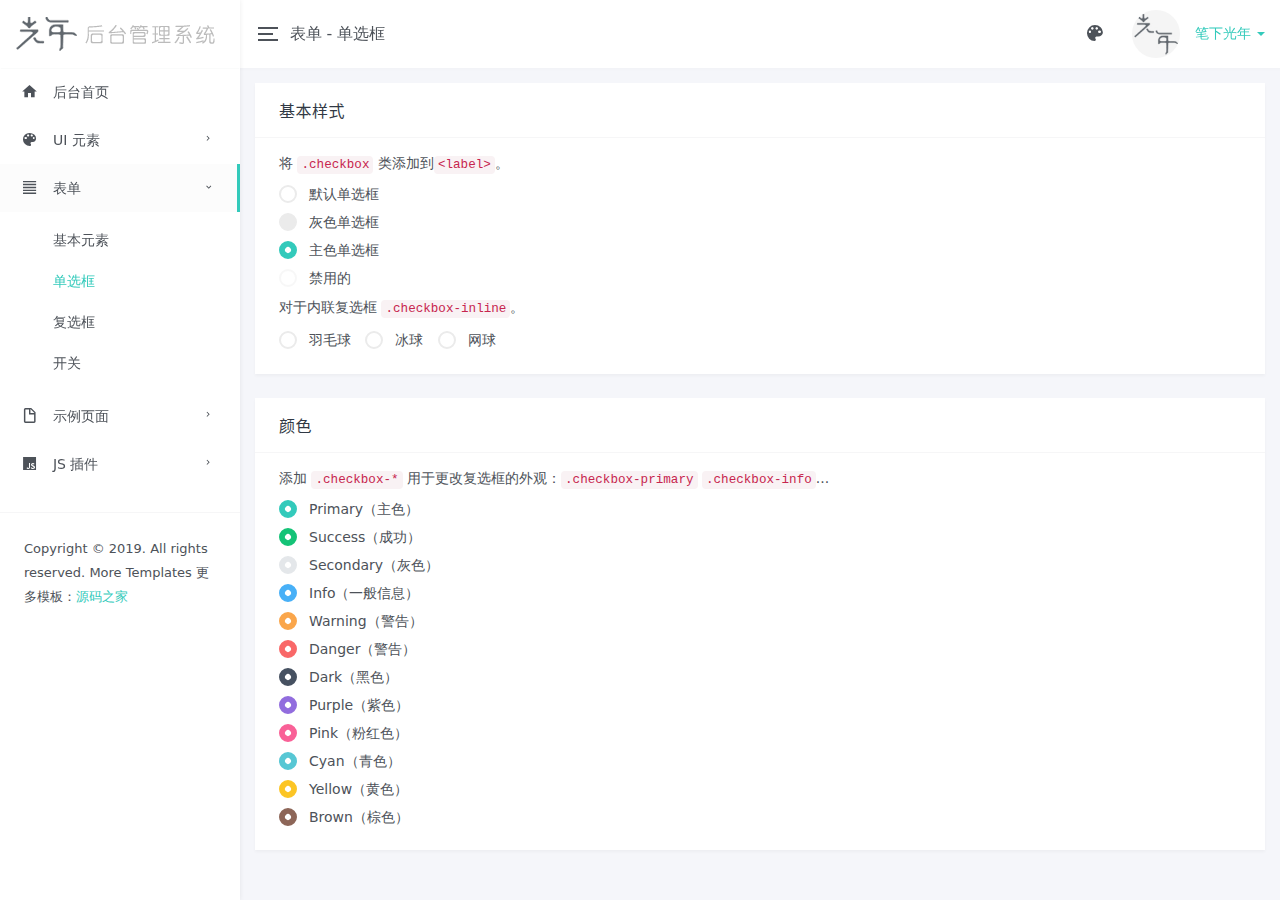
<file: LightYear/lyear_forms_radio.html>
<!DOCTYPE html>
<html lang="zh">
<head>
<meta charset="utf-8">
<meta name="viewport" content="width=device-width, initial-scale=1, maximum-scale=1, user-scalable=no" />
<title>单选框 - 光年(Light Year Admin)后台管理系统模板</title>
<link rel="icon" href="favicon.ico" type="image/ico">
<meta name="keywords" content="LightYear,光年,后台模板,后台管理系统,光年HTML模板">
<meta name="description" content="LightYear是一个基于Bootstrap v3.3.7的后台管理系统的HTML模板。">
<meta name="author" content="yinqi">
<link href="css/bootstrap.min.css" rel="stylesheet">
<link href="css/materialdesignicons.min.css" rel="stylesheet">
<link href="css/style.min.css" rel="stylesheet">
</head>
  
<body>
<div class="lyear-layout-web">
  <div class="lyear-layout-container">
    <!--左侧导航-->
    <aside class="lyear-layout-sidebar">
       
      <!-- logo -->
      <div id="logo" class="sidebar-header">
        <a href="index.html"><img src="images/logo-sidebar.png" title="LightYear" alt="LightYear" /></a>
      </div>
      <div class="lyear-layout-sidebar-scroll">
        
        <nav class="sidebar-main">
          <ul class="nav nav-drawer">
            <li class="nav-item"> <a href="index.html"><i class="mdi mdi-home"></i> 后台首页</a> </li>
            <li class="nav-item nav-item-has-subnav">
              <a href="javascript:void(0)"><i class="mdi mdi-palette"></i> UI 元素</a>
              <ul class="nav nav-subnav">
                <li> <a href="lyear_ui_buttons.html">按钮</a> </li>
                <li> <a href="lyear_ui_cards.html">卡片</a> </li>
                <li> <a href="lyear_ui_grid.html">格栅</a> </li>
                <li> <a href="lyear_ui_icons.html">图标</a> </li>
                <li> <a href="lyear_ui_tables.html">表格</a> </li>
                <li> <a href="lyear_ui_modals.html">模态框</a> </li>
                <li> <a href="lyear_ui_tooltips_popover.html">提示 / 弹出框</a> </li>
                <li> <a href="lyear_ui_alerts.html">警告框</a> </li>
                <li> <a href="lyear_ui_pagination.html">分页</a> </li>
                <li> <a href="lyear_ui_progress.html">进度条</a> </li>
                <li> <a href="lyear_ui_tabs.html">标签页</a> </li>
                <li> <a href="lyear_ui_typography.html">排版</a> </li>
                <li> <a href="lyear_ui_step.html">步骤</a> </li>
                <li> <a href="lyear_ui_other.html">其他</a> </li>
              </ul>
            </li>
            <li class="nav-item nav-item-has-subnav active open">
              <a href="javascript:void(0)"><i class="mdi mdi-format-align-justify"></i> 表单</a>
              <ul class="nav nav-subnav">
                <li> <a href="lyear_forms_elements.html">基本元素</a> </li>
                <li class="active"> <a href="lyear_forms_radio.html">单选框</a> </li>
                <li> <a href="lyear_forms_checkbox.html">复选框</a> </li>
                <li> <a href="lyear_forms_switch.html">开关</a> </li>
              </ul>
            </li>
            <li class="nav-item nav-item-has-subnav">
              <a href="javascript:void(0)"><i class="mdi mdi-file-outline"></i> 示例页面</a>
              <ul class="nav nav-subnav">
                <li> <a href="lyear_pages_doc.html">文档列表</a> </li>
                <li> <a href="lyear_pages_gallery.html">图库列表</a> </li>
                <li> <a href="lyear_pages_config.html">网站配置</a> </li>
                <li> <a href="lyear_pages_rabc.html">设置权限</a> </li>
                <li> <a href="lyear_pages_add_doc.html">新增文档</a> </li>
                <li> <a href="lyear_pages_guide.html">表单向导</a> </li>
                <li> <a href="lyear_pages_login.html">登录页面</a> </li>
                <li> <a href="lyear_pages_error.html">错误页面</a> </li>
              </ul>
            </li>
            <li class="nav-item nav-item-has-subnav">
              <a href="javascript:void(0)"><i class="mdi mdi-language-javascript"></i> JS 插件</a>
              <ul class="nav nav-subnav">
                <li> <a href="lyear_js_datepicker.html">日期选取器</a> </li>
                <li> <a href="lyear_js_sliders.html">滑块</a> </li>
                <li> <a href="lyear_js_colorpicker.html">选色器</a> </li>
                <li> <a href="lyear_js_chartjs.html">Chart.js</a> </li>
                <li> <a href="lyear_js_jconfirm.html">对话框</a> </li>
                <li> <a href="lyear_js_tags_input.html">标签插件</a> </li>
                <li> <a href="lyear_js_notify.html">通知消息</a> </li>
              </ul>
            </li>
          </ul>
        </nav>
        
        <div class="sidebar-footer">
          <p class="copyright">Copyright &copy; 2019. All rights reserved. More Templates 更多模板：<a href="http://www.mycodes.net/" target="_blank">源码之家</a></p>
        </div>
      </div>
      
    </aside>
    <!--End 左侧导航-->
    
    <!--头部信息-->
    <header class="lyear-layout-header">
      
      <nav class="navbar navbar-default">
        <div class="topbar">
          
          <div class="topbar-left">
            <div class="lyear-aside-toggler">
              <span class="lyear-toggler-bar"></span>
              <span class="lyear-toggler-bar"></span>
              <span class="lyear-toggler-bar"></span>
            </div>
            <span class="navbar-page-title"> 表单 - 单选框 </span>
          </div>
          
          <ul class="topbar-right">
            <li class="dropdown dropdown-profile">
              <a href="javascript:void(0)" data-toggle="dropdown">
                <img class="img-avatar img-avatar-48 m-r-10" src="images/users/avatar.jpg" alt="笔下光年" />
                <span>笔下光年 <span class="caret"></span></span>
              </a>
              <ul class="dropdown-menu dropdown-menu-right">
                <li> <a href="lyear_pages_profile.html"><i class="mdi mdi-account"></i> 个人信息</a> </li>
                <li> <a href="lyear_pages_edit_pwd.html"><i class="mdi mdi-lock-outline"></i> 修改密码</a> </li>
                <li> <a href="javascript:void(0)"><i class="mdi mdi-delete"></i> 清空缓存</a></li>
                <li class="divider"></li>
                <li> <a href="lyear_pages_login.html"><i class="mdi mdi-logout-variant"></i> 退出登录</a> </li>
              </ul>
            </li>
            <!--切换主题配色-->
		    <li class="dropdown dropdown-skin">
			  <span data-toggle="dropdown" class="icon-palette"><i class="mdi mdi-palette"></i></span>
			  <ul class="dropdown-menu dropdown-menu-right" data-stopPropagation="true">
                <li class="drop-title"><p>主题</p></li>
                <li class="drop-skin-li clearfix">
                  <span class="inverse">
                    <input type="radio" name="site_theme" value="default" id="site_theme_1" checked>
                    <label for="site_theme_1"></label>
                  </span>
                  <span>
                    <input type="radio" name="site_theme" value="dark" id="site_theme_2">
                    <label for="site_theme_2"></label>
                  </span>
                  <span>
                    <input type="radio" name="site_theme" value="translucent" id="site_theme_3">
                    <label for="site_theme_3"></label>
                  </span>
                </li>
			    <li class="drop-title"><p>LOGO</p></li>
				<li class="drop-skin-li clearfix">
                  <span class="inverse">
                    <input type="radio" name="logo_bg" value="default" id="logo_bg_1" checked>
                    <label for="logo_bg_1"></label>
                  </span>
                  <span>
                    <input type="radio" name="logo_bg" value="color_2" id="logo_bg_2">
                    <label for="logo_bg_2"></label>
                  </span>
                  <span>
                    <input type="radio" name="logo_bg" value="color_3" id="logo_bg_3">
                    <label for="logo_bg_3"></label>
                  </span>
                  <span>
                    <input type="radio" name="logo_bg" value="color_4" id="logo_bg_4">
                    <label for="logo_bg_4"></label>
                  </span>
                  <span>
                    <input type="radio" name="logo_bg" value="color_5" id="logo_bg_5">
                    <label for="logo_bg_5"></label>
                  </span>
                  <span>
                    <input type="radio" name="logo_bg" value="color_6" id="logo_bg_6">
                    <label for="logo_bg_6"></label>
                  </span>
                  <span>
                    <input type="radio" name="logo_bg" value="color_7" id="logo_bg_7">
                    <label for="logo_bg_7"></label>
                  </span>
                  <span>
                    <input type="radio" name="logo_bg" value="color_8" id="logo_bg_8">
                    <label for="logo_bg_8"></label>
                  </span>
				</li>
				<li class="drop-title"><p>头部</p></li>
				<li class="drop-skin-li clearfix">
                  <span class="inverse">
                    <input type="radio" name="header_bg" value="default" id="header_bg_1" checked>
                    <label for="header_bg_1"></label>                      
                  </span>                                                    
                  <span>                                                     
                    <input type="radio" name="header_bg" value="color_2" id="header_bg_2">
                    <label for="header_bg_2"></label>                      
                  </span>                                                    
                  <span>                                                     
                    <input type="radio" name="header_bg" value="color_3" id="header_bg_3">
                    <label for="header_bg_3"></label>
                  </span>
                  <span>
                    <input type="radio" name="header_bg" value="color_4" id="header_bg_4">
                    <label for="header_bg_4"></label>                      
                  </span>                                                    
                  <span>                                                     
                    <input type="radio" name="header_bg" value="color_5" id="header_bg_5">
                    <label for="header_bg_5"></label>                      
                  </span>                                                    
                  <span>                                                     
                    <input type="radio" name="header_bg" value="color_6" id="header_bg_6">
                    <label for="header_bg_6"></label>                      
                  </span>                                                    
                  <span>                                                     
                    <input type="radio" name="header_bg" value="color_7" id="header_bg_7">
                    <label for="header_bg_7"></label>
                  </span>
                  <span>
                    <input type="radio" name="header_bg" value="color_8" id="header_bg_8">
                    <label for="header_bg_8"></label>
                  </span>
				</li>
				<li class="drop-title"><p>侧边栏</p></li>
				<li class="drop-skin-li clearfix">
                  <span class="inverse">
                    <input type="radio" name="sidebar_bg" value="default" id="sidebar_bg_1" checked>
                    <label for="sidebar_bg_1"></label>
                  </span>
                  <span>
                    <input type="radio" name="sidebar_bg" value="color_2" id="sidebar_bg_2">
                    <label for="sidebar_bg_2"></label>
                  </span>
                  <span>
                    <input type="radio" name="sidebar_bg" value="color_3" id="sidebar_bg_3">
                    <label for="sidebar_bg_3"></label>
                  </span>
                  <span>
                    <input type="radio" name="sidebar_bg" value="color_4" id="sidebar_bg_4">
                    <label for="sidebar_bg_4"></label>
                  </span>
                  <span>
                    <input type="radio" name="sidebar_bg" value="color_5" id="sidebar_bg_5">
                    <label for="sidebar_bg_5"></label>
                  </span>
                  <span>
                    <input type="radio" name="sidebar_bg" value="color_6" id="sidebar_bg_6">
                    <label for="sidebar_bg_6"></label>
                  </span>
                  <span>
                    <input type="radio" name="sidebar_bg" value="color_7" id="sidebar_bg_7">
                    <label for="sidebar_bg_7"></label>
                  </span>
                  <span>
                    <input type="radio" name="sidebar_bg" value="color_8" id="sidebar_bg_8">
                    <label for="sidebar_bg_8"></label>
                  </span>
				</li>
			  </ul>
			</li>
            <!--切换主题配色-->
          </ul>
          
        </div>
      </nav>
      
    </header>
    <!--End 头部信息-->
    
    <!--页面主要内容-->
    <main class="lyear-layout-content">
      
      <div class="container-fluid">
        
        <div class="row">
          <div class="col-lg-12">
            <div class="card">
              <div class="card-header"><h4>基本样式</h4></div>
              <div class="card-body">
                
                <p>将 <code>.checkbox</code> 类添加到<code>&lt;label&gt;</code>。</p>
                <div class="example-box">
                  <label class="lyear-radio">
                    <input type="radio" name="r1">
                    <span>默认单选框</span>
                  </label>
                  <label class="lyear-radio radio-grey m-t-10">
                    <input type="radio" name="r1">
                    <span>灰色单选框</span>
                  </label>
                  <label class="lyear-radio radio-primary m-t-10">
                    <input type="radio" checked="" name="r1">
                    <span>主色单选框</span>
                  </label>
                  <label class="lyear-radio m-t-10">
                    <input type="radio" disabled="" name="r1">
                    <span>禁用的</span>
                  </label>
                </div>
                
                <p class="m-t-10">对于内联复选框 <code>.checkbox-inline</code>。</p>
                <div class="example-box">
                  <label class="lyear-radio radio-inline radio-primary">
                    <input type="radio" name="e"><span>羽毛球</span>
                  </label>
                  <label class="lyear-radio radio-inline radio-primary">
                    <input type="radio" name="e"><span>冰球</span>
                  </label>
                  <label class="lyear-radio radio-inline radio-primary">
                    <input type="radio" name="e"><span>网球</span>
                  </label>
                </div>
                
              </div>
            </div>
            
            <div class="card">
              <div class="card-header"><h4>颜色</h4></div>
              <div class="card-body">
                
                <p>添加 <code>.checkbox-*</code> 用于更改复选框的外观：<code>.checkbox-primary</code> <code>.checkbox-info</code>...</p>
                <div class="example-box">
                  <label class="lyear-radio radio-primary">
                    <input type="radio" checked="">
                    <span>Primary（主色）</span>
                  </label>
                  <label class="lyear-radio radio-success m-t-10">
                    <input type="radio" checked="">
                    <span>Success（成功）</span>
                  </label>
                  <label class="lyear-radio radio-secondary m-t-10">
                    <input type="radio" checked="">
                    <span>Secondary（灰色）</span>
                  </label>
                  <label class="lyear-radio radio-info m-t-10">
                    <input type="radio" checked="">
                    <span>Info（一般信息）</span>
                  </label>
                  <label class="lyear-radio radio-warning m-t-10">
                    <input type="radio" checked="">
                    <span>Warning（警告）</span>
                  </label>
                  <label class="lyear-radio radio-danger m-t-10">
                    <input type="radio" checked="">
                    <span>Danger（警告）</span>
                  </label>
                  <label class="lyear-radio radio-dark m-t-10">
                    <input type="radio" checked="">
                    <span>Dark（黑色）</span>
                  </label>
                  <label class="lyear-radio radio-purple m-t-10">
                    <input type="radio" checked="">
                    <span>Purple（紫色）</span>
                  </label>
                  <label class="lyear-radio radio-pink m-t-10">
                    <input type="radio" checked="">
                    <span>Pink（粉红色）</span>
                  </label>
                  <label class="lyear-radio radio-cyan m-t-10">
                    <input type="radio" checked="">
                    <span>Cyan（青色）</span>
                  </label>
                  <label class="lyear-radio radio-yellow m-t-10">
                    <input type="radio" checked="">
                    <span>Yellow（黄色）</span>
                  </label>
                  <label class="lyear-radio radio-brown m-t-10">
                    <input type="radio" checked="">
                    <span>Brown（棕色）</span>
                  </label>
                </div>
                
              </div>
            </div>
            
          </div>
                    
        </div>
        
      </div>
      
    </main>
    <!--End 页面主要内容-->
  </div>
</div>

<script type="text/javascript" src="js/jquery.min.js"></script>
<script type="text/javascript" src="js/bootstrap.min.js"></script>
<script type="text/javascript" src="js/perfect-scrollbar.min.js"></script>
<script type="text/javascript" src="js/main.min.js"></script>
</body>
</html>
</file>
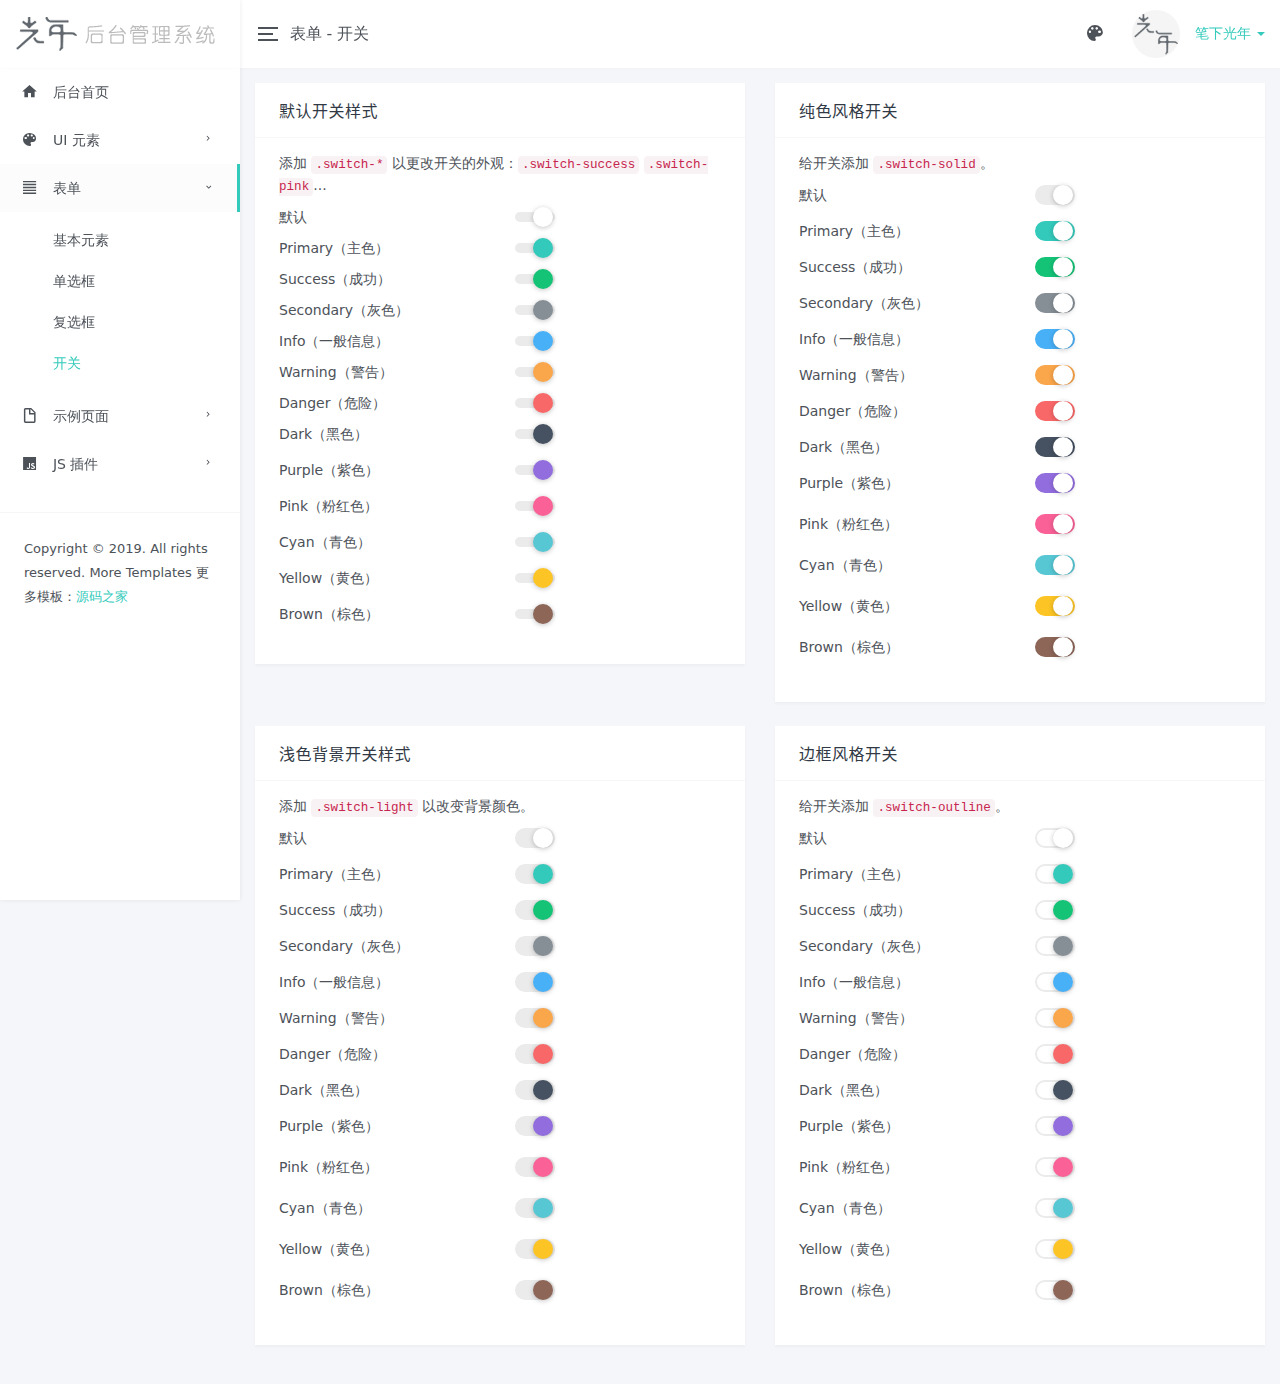
<file: LightYear/lyear_forms_switch.html>
<!DOCTYPE html>
<html lang="zh">
<head>
<meta charset="utf-8">
<meta name="viewport" content="width=device-width, initial-scale=1, maximum-scale=1, user-scalable=no" />
<title>开关 - 光年(Light Year Admin)后台管理系统模板</title>
<link rel="icon" href="favicon.ico" type="image/ico">
<meta name="keywords" content="LightYear,光年,后台模板,后台管理系统,光年HTML模板">
<meta name="description" content="LightYear是一个基于Bootstrap v3.3.7的后台管理系统的HTML模板。">
<meta name="author" content="yinqi">
<link href="css/bootstrap.min.css" rel="stylesheet">
<link href="css/materialdesignicons.min.css" rel="stylesheet">
<link href="css/style.min.css" rel="stylesheet">
</head>
  
<body>
<div class="lyear-layout-web">
  <div class="lyear-layout-container">
    <!--左侧导航-->
    <aside class="lyear-layout-sidebar">
       
      <!-- logo -->
      <div id="logo" class="sidebar-header">
        <a href="index.html"><img src="images/logo-sidebar.png" title="LightYear" alt="LightYear" /></a>
      </div>
      <div class="lyear-layout-sidebar-scroll">
        
        <nav class="sidebar-main">
          <ul class="nav nav-drawer">
            <li class="nav-item"> <a href="index.html"><i class="mdi mdi-home"></i> 后台首页</a> </li>
            <li class="nav-item nav-item-has-subnav">
              <a href="javascript:void(0)"><i class="mdi mdi-palette"></i> UI 元素</a>
              <ul class="nav nav-subnav">
                <li> <a href="lyear_ui_buttons.html">按钮</a> </li>
                <li> <a href="lyear_ui_cards.html">卡片</a> </li>
                <li> <a href="lyear_ui_grid.html">格栅</a> </li>
                <li> <a href="lyear_ui_icons.html">图标</a> </li>
                <li> <a href="lyear_ui_tables.html">表格</a> </li>
                <li> <a href="lyear_ui_modals.html">模态框</a> </li>
                <li> <a href="lyear_ui_tooltips_popover.html">提示 / 弹出框</a> </li>
                <li> <a href="lyear_ui_alerts.html">警告框</a> </li>
                <li> <a href="lyear_ui_pagination.html">分页</a> </li>
                <li> <a href="lyear_ui_progress.html">进度条</a> </li>
                <li> <a href="lyear_ui_tabs.html">标签页</a> </li>
                <li> <a href="lyear_ui_typography.html">排版</a> </li>
                <li> <a href="lyear_ui_step.html">步骤</a> </li>
                <li> <a href="lyear_ui_other.html">其他</a> </li>
              </ul>
            </li>
            <li class="nav-item nav-item-has-subnav active open">
              <a href="javascript:void(0)"><i class="mdi mdi-format-align-justify"></i> 表单</a>
              <ul class="nav nav-subnav">
                <li> <a href="lyear_forms_elements.html">基本元素</a> </li>
                <li> <a href="lyear_forms_radio.html">单选框</a> </li>
                <li> <a href="lyear_forms_checkbox.html">复选框</a> </li>
                <li class="active"> <a href="lyear_forms_switch.html">开关</a> </li>
              </ul>
            </li>
            <li class="nav-item nav-item-has-subnav">
              <a href="javascript:void(0)"><i class="mdi mdi-file-outline"></i> 示例页面</a>
              <ul class="nav nav-subnav">
                <li> <a href="lyear_pages_doc.html">文档列表</a> </li>
                <li> <a href="lyear_pages_gallery.html">图库列表</a> </li>
                <li> <a href="lyear_pages_config.html">网站配置</a> </li>
                <li> <a href="lyear_pages_rabc.html">设置权限</a> </li>
                <li> <a href="lyear_pages_add_doc.html">新增文档</a> </li>
                <li> <a href="lyear_pages_guide.html">表单向导</a> </li>
                <li> <a href="lyear_pages_login.html">登录页面</a> </li>
                <li> <a href="lyear_pages_error.html">错误页面</a> </li>
              </ul>
            </li>
            <li class="nav-item nav-item-has-subnav">
              <a href="javascript:void(0)"><i class="mdi mdi-language-javascript"></i> JS 插件</a>
              <ul class="nav nav-subnav">
                <li> <a href="lyear_js_datepicker.html">日期选取器</a> </li>
                <li> <a href="lyear_js_sliders.html">滑块</a> </li>
                <li> <a href="lyear_js_colorpicker.html">选色器</a> </li>
                <li> <a href="lyear_js_chartjs.html">Chart.js</a> </li>
                <li> <a href="lyear_js_jconfirm.html">对话框</a> </li>
                <li> <a href="lyear_js_tags_input.html">标签插件</a> </li>
                <li> <a href="lyear_js_notify.html">通知消息</a> </li>
              </ul>
            </li>
          </ul>
        </nav>
        
        <div class="sidebar-footer">
          <p class="copyright">Copyright &copy; 2019. All rights reserved. More Templates 更多模板：<a href="http://www.mycodes.net/" target="_blank">源码之家</a></p>
        </div>
      </div>
      
    </aside>
    <!--End 左侧导航-->
    
    <!--头部信息-->
    <header class="lyear-layout-header">
      
      <nav class="navbar navbar-default">
        <div class="topbar">
          
          <div class="topbar-left">
            <div class="lyear-aside-toggler">
              <span class="lyear-toggler-bar"></span>
              <span class="lyear-toggler-bar"></span>
              <span class="lyear-toggler-bar"></span>
            </div>
            <span class="navbar-page-title"> 表单 - 开关 </span>
          </div>
          
          <ul class="topbar-right">
            <li class="dropdown dropdown-profile">
              <a href="javascript:void(0)" data-toggle="dropdown">
                <img class="img-avatar img-avatar-48 m-r-10" src="images/users/avatar.jpg" alt="笔下光年" />
                <span>笔下光年 <span class="caret"></span></span>
              </a>
              <ul class="dropdown-menu dropdown-menu-right">
                <li> <a href="lyear_pages_profile.html"><i class="mdi mdi-account"></i> 个人信息</a> </li>
                <li> <a href="lyear_pages_edit_pwd.html"><i class="mdi mdi-lock-outline"></i> 修改密码</a> </li>
                <li> <a href="javascript:void(0)"><i class="mdi mdi-delete"></i> 清空缓存</a></li>
                <li class="divider"></li>
                <li> <a href="lyear_pages_login.html"><i class="mdi mdi-logout-variant"></i> 退出登录</a> </li>
              </ul>
            </li>
            <!--切换主题配色-->
		    <li class="dropdown dropdown-skin">
			  <span data-toggle="dropdown" class="icon-palette"><i class="mdi mdi-palette"></i></span>
			  <ul class="dropdown-menu dropdown-menu-right" data-stopPropagation="true">
                <li class="drop-title"><p>主题</p></li>
                <li class="drop-skin-li clearfix">
                  <span class="inverse">
                    <input type="radio" name="site_theme" value="default" id="site_theme_1" checked>
                    <label for="site_theme_1"></label>
                  </span>
                  <span>
                    <input type="radio" name="site_theme" value="dark" id="site_theme_2">
                    <label for="site_theme_2"></label>
                  </span>
                  <span>
                    <input type="radio" name="site_theme" value="translucent" id="site_theme_3">
                    <label for="site_theme_3"></label>
                  </span>
                </li>
			    <li class="drop-title"><p>LOGO</p></li>
				<li class="drop-skin-li clearfix">
                  <span class="inverse">
                    <input type="radio" name="logo_bg" value="default" id="logo_bg_1" checked>
                    <label for="logo_bg_1"></label>
                  </span>
                  <span>
                    <input type="radio" name="logo_bg" value="color_2" id="logo_bg_2">
                    <label for="logo_bg_2"></label>
                  </span>
                  <span>
                    <input type="radio" name="logo_bg" value="color_3" id="logo_bg_3">
                    <label for="logo_bg_3"></label>
                  </span>
                  <span>
                    <input type="radio" name="logo_bg" value="color_4" id="logo_bg_4">
                    <label for="logo_bg_4"></label>
                  </span>
                  <span>
                    <input type="radio" name="logo_bg" value="color_5" id="logo_bg_5">
                    <label for="logo_bg_5"></label>
                  </span>
                  <span>
                    <input type="radio" name="logo_bg" value="color_6" id="logo_bg_6">
                    <label for="logo_bg_6"></label>
                  </span>
                  <span>
                    <input type="radio" name="logo_bg" value="color_7" id="logo_bg_7">
                    <label for="logo_bg_7"></label>
                  </span>
                  <span>
                    <input type="radio" name="logo_bg" value="color_8" id="logo_bg_8">
                    <label for="logo_bg_8"></label>
                  </span>
				</li>
				<li class="drop-title"><p>头部</p></li>
				<li class="drop-skin-li clearfix">
                  <span class="inverse">
                    <input type="radio" name="header_bg" value="default" id="header_bg_1" checked>
                    <label for="header_bg_1"></label>                      
                  </span>                                                    
                  <span>                                                     
                    <input type="radio" name="header_bg" value="color_2" id="header_bg_2">
                    <label for="header_bg_2"></label>                      
                  </span>                                                    
                  <span>                                                     
                    <input type="radio" name="header_bg" value="color_3" id="header_bg_3">
                    <label for="header_bg_3"></label>
                  </span>
                  <span>
                    <input type="radio" name="header_bg" value="color_4" id="header_bg_4">
                    <label for="header_bg_4"></label>                      
                  </span>                                                    
                  <span>                                                     
                    <input type="radio" name="header_bg" value="color_5" id="header_bg_5">
                    <label for="header_bg_5"></label>                      
                  </span>                                                    
                  <span>                                                     
                    <input type="radio" name="header_bg" value="color_6" id="header_bg_6">
                    <label for="header_bg_6"></label>                      
                  </span>                                                    
                  <span>                                                     
                    <input type="radio" name="header_bg" value="color_7" id="header_bg_7">
                    <label for="header_bg_7"></label>
                  </span>
                  <span>
                    <input type="radio" name="header_bg" value="color_8" id="header_bg_8">
                    <label for="header_bg_8"></label>
                  </span>
				</li>
				<li class="drop-title"><p>侧边栏</p></li>
				<li class="drop-skin-li clearfix">
                  <span class="inverse">
                    <input type="radio" name="sidebar_bg" value="default" id="sidebar_bg_1" checked>
                    <label for="sidebar_bg_1"></label>
                  </span>
                  <span>
                    <input type="radio" name="sidebar_bg" value="color_2" id="sidebar_bg_2">
                    <label for="sidebar_bg_2"></label>
                  </span>
                  <span>
                    <input type="radio" name="sidebar_bg" value="color_3" id="sidebar_bg_3">
                    <label for="sidebar_bg_3"></label>
                  </span>
                  <span>
                    <input type="radio" name="sidebar_bg" value="color_4" id="sidebar_bg_4">
                    <label for="sidebar_bg_4"></label>
                  </span>
                  <span>
                    <input type="radio" name="sidebar_bg" value="color_5" id="sidebar_bg_5">
                    <label for="sidebar_bg_5"></label>
                  </span>
                  <span>
                    <input type="radio" name="sidebar_bg" value="color_6" id="sidebar_bg_6">
                    <label for="sidebar_bg_6"></label>
                  </span>
                  <span>
                    <input type="radio" name="sidebar_bg" value="color_7" id="sidebar_bg_7">
                    <label for="sidebar_bg_7"></label>
                  </span>
                  <span>
                    <input type="radio" name="sidebar_bg" value="color_8" id="sidebar_bg_8">
                    <label for="sidebar_bg_8"></label>
                  </span>
				</li>
			  </ul>
			</li>
            <!--切换主题配色-->
          </ul>
          
        </div>
      </nav>
      
    </header>
    <!--End 头部信息-->
    
    <!--页面主要内容-->
    <main class="lyear-layout-content">
      
      <div class="container-fluid">
        
        <div class="row">
          <div class="col-xs-12 col-sm-6">
            <div class="card">
              <div class="card-header"><h4>默认开关样式</h4></div>
              <div class="card-body">
                <p>添加 <code>.switch-*</code> 以更改开关的外观：<code>.switch-success</code> <code>.switch-pink</code>...</p>
                <div class="example-box">
                  <div class="form-group row m-b-10">
                    <div class="col-xs-6">默认</div>
                    <div class="col-xs-6">
                      <label class="lyear-switch">
                        <input type="checkbox" checked="">
                        <span></span>
                      </label>
                    </div>
                  </div>
                  <div class="form-group row m-b-10">
                    <div class="col-xs-6">Primary（主色）</div>
                    <div class="col-xs-6">
                      <label class="lyear-switch switch-primary">
                        <input type="checkbox" checked="">
                        <span></span>
                      </label>
                    </div>
                  </div>
                  <div class="form-group row m-b-10">
                    <div class="col-xs-6">Success（成功）</div>
                    <div class="col-xs-6">
                      <label class="lyear-switch switch-success">
                        <input type="checkbox" checked="">
                        <span></span>
                      </label>
                    </div>
                  </div>
                  <div class="form-group row m-b-10">
                    <div class="col-xs-6">Secondary（灰色）</div>
                    <div class="col-xs-6">
                      <label class="lyear-switch switch-secondary">
                        <input type="checkbox" checked="">
                        <span></span>
                      </label>
                    </div>
                  </div>
                  <div class="form-group row m-b-10">
                    <div class="col-xs-6">Info（一般信息）</div>
                    <div class="col-xs-6">
                      <label class="lyear-switch switch-info">
                        <input type="checkbox" checked="">
                        <span></span>
                      </label>
                    </div>
                  </div>
                  <div class="form-group row m-b-10">
                    <div class="col-xs-6">Warning（警告）</div>
                    <div class="col-xs-6">
                      <label class="lyear-switch switch-warning">
                        <input type="checkbox" checked="">
                        <span></span>
                      </label>
                    </div>
                  </div>
                  <div class="form-group row m-b-10">
                    <div class="col-xs-6">Danger（危险）</div>
                    <div class="col-xs-6">
                      <label class="lyear-switch switch-danger">
                        <input type="checkbox" checked="">
                        <span></span>
                      </label>
                    </div>
                  </div>
                  <div class="form-group row">
                    <div class="col-xs-6">Dark（黑色）</div>
                    <div class="col-xs-6">
                      <label class="lyear-switch switch-dark">
                        <input type="checkbox" checked="">
                        <span></span>
                      </label>
                    </div>
                  </div>
                  <div class="form-group row">
                    <div class="col-xs-6">Purple（紫色）</div>
                    <div class="col-xs-6">
                      <label class="lyear-switch switch-purple">
                        <input type="checkbox" checked="">
                        <span></span>
                      </label>
                    </div>
                  </div>
                  <div class="form-group row">
                    <div class="col-xs-6">Pink（粉红色）</div>
                    <div class="col-xs-6">
                      <label class="lyear-switch switch-pink">
                        <input type="checkbox" checked="">
                        <span></span>
                      </label>
                    </div>
                  </div>
                  <div class="form-group row">
                    <div class="col-xs-6">Cyan（青色）</div>
                    <div class="col-xs-6">
                      <label class="lyear-switch switch-cyan">
                        <input type="checkbox" checked="">
                        <span></span>
                      </label>
                    </div>
                  </div>
                  <div class="form-group row">
                    <div class="col-xs-6">Yellow（黄色）</div>
                    <div class="col-xs-6">
                      <label class="lyear-switch switch-yellow">
                        <input type="checkbox" checked="">
                        <span></span>
                      </label>
                    </div>
                  </div>
                  <div class="form-group row">
                    <div class="col-xs-6">Brown（棕色）</div>
                    <div class="col-xs-6">
                      <label class="lyear-switch switch-brown">
                        <input type="checkbox" checked="">
                        <span></span>
                      </label>
                    </div>
                  </div>
                </div>
                <!-- end example-box -->
              </div>
            </div>
          </div>
          <div class="col-xs-12 col-sm-6">
            <div class="card">
              <div class="card-header"><h4>纯色风格开关</h4></div>
              <div class="card-body">
                <div class="example-box">
                  <p>给开关添加 <code>.switch-solid</code>。</p>
                  <div class="form-group row m-b-10">
                    <div class="col-xs-6">默认</div>
                    <div class="col-xs-6">
                      <label class="lyear-switch switch-solid">
                        <input type="checkbox" checked="">
                        <span></span>
                      </label>
                    </div>
                  </div>
                  <div class="form-group row m-b-10">
                    <div class="col-xs-6">Primary（主色）</div>
                    <div class="col-xs-6">
                      <label class="lyear-switch switch-solid switch-primary">
                        <input type="checkbox" checked="">
                        <span></span>
                      </label>
                    </div>
                  </div>
                  <div class="form-group row m-b-10">
                    <div class="col-xs-6">Success（成功）</div>
                    <div class="col-xs-6">
                      <label class="lyear-switch switch-solid switch-success">
                        <input type="checkbox" checked="">
                        <span></span>
                      </label>
                    </div>
                  </div>
                  <div class="form-group row m-b-10">
                    <div class="col-xs-6">Secondary（灰色）</div>
                    <div class="col-xs-6">
                      <label class="lyear-switch switch-solid switch-secondary">
                        <input type="checkbox" checked="">
                        <span></span>
                      </label>
                    </div>
                  </div>
                  <div class="form-group row m-b-10">
                    <div class="col-xs-6">Info（一般信息）</div>
                    <div class="col-xs-6">
                      <label class="lyear-switch switch-solid switch-info">
                        <input type="checkbox" checked="">
                        <span></span>
                      </label>
                    </div>
                  </div>
                  <div class="form-group row m-b-10">
                    <div class="col-xs-6">Warning（警告）</div>
                    <div class="col-xs-6">
                      <label class="lyear-switch switch-solid switch-warning">
                        <input type="checkbox" checked="">
                        <span></span>
                      </label>
                    </div>
                  </div>
                  <div class="form-group row m-b-10">
                    <div class="col-xs-6">Danger（危险）</div>
                    <div class="col-xs-6">
                      <label class="lyear-switch switch-solid switch-danger">
                        <input type="checkbox" checked="">
                        <span></span>
                      </label>
                    </div>
                  </div>
                  <div class="form-group row m-b-10">
                    <div class="col-xs-6">Dark（黑色）</div>
                    <div class="col-xs-6">
                      <label class="lyear-switch switch-solid switch-dark">
                        <input type="checkbox" checked="">
                        <span></span>
                      </label>
                    </div>
                  </div>
                  <div class="form-group row">
                    <div class="col-xs-6">Purple（紫色）</div>
                    <div class="col-xs-6">
                      <label class="lyear-switch switch-solid switch-purple">
                        <input type="checkbox" checked="">
                        <span></span>
                      </label>
                    </div>
                  </div>
                  <div class="form-group row">
                    <div class="col-xs-6">Pink（粉红色）</div>
                    <div class="col-xs-6">
                      <label class="lyear-switch switch-solid switch-pink">
                        <input type="checkbox" checked="">
                        <span></span>
                      </label>
                    </div>
                  </div>
                  <div class="form-group row">
                    <div class="col-xs-6">Cyan（青色）</div>
                    <div class="col-xs-6">
                      <label class="lyear-switch switch-solid switch-cyan">
                        <input type="checkbox" checked="">
                        <span></span>
                      </label>
                    </div>
                  </div>
                  <div class="form-group row">
                    <div class="col-xs-6">Yellow（黄色）</div>
                    <div class="col-xs-6">
                      <label class="lyear-switch switch-solid switch-yellow">
                        <input type="checkbox" checked="">
                        <span></span>
                      </label>
                    </div>
                  </div>
                  <div class="form-group row">
                    <div class="col-xs-6">Brown（棕色）</div>
                    <div class="col-xs-6">
                      <label class="lyear-switch switch-solid switch-brown">
                        <input type="checkbox" checked="">
                        <span></span>
                      </label>
                    </div>
                  </div>
                </div>
                <!-- end example-box -->
              </div>
            </div>
          </div>
        </div>
        
        <div class="row">
          <div class="col-xs-12 col-sm-6">
            <div class="card">
              <div class="card-header"><h4>浅色背景开关样式</h4></div>
              <div class="card-body">
                <p>添加 <code>.switch-light</code> 以改变背景颜色。</p>
                <div class="example-box">
                  <div class="form-group row m-b-10">
                    <div class="col-xs-6">默认</div>
                    <div class="col-xs-6">
                      <label class="lyear-switch switch-light">
                        <input type="checkbox" checked="">
                        <span></span>
                      </label>
                    </div>
                  </div>
                  <div class="form-group row m-b-10">
                    <div class="col-xs-6">Primary（主色）</div>
                    <div class="col-xs-6">
                      <label class="lyear-switch switch-primary switch-light">
                        <input type="checkbox" checked="">
                        <span></span>
                      </label>
                    </div>
                  </div>
                  <div class="form-group row m-b-10">
                    <div class="col-xs-6">Success（成功）</div>
                    <div class="col-xs-6">
                      <label class="lyear-switch switch-success switch-light">
                        <input type="checkbox" checked="">
                        <span></span>
                      </label>
                    </div>
                  </div>
                  <div class="form-group row m-b-10">
                    <div class="col-xs-6">Secondary（灰色）</div>
                    <div class="col-xs-6">
                      <label class="lyear-switch switch-secondary switch-light">
                        <input type="checkbox" checked="">
                        <span></span>
                      </label>
                    </div>
                  </div>
                  <div class="form-group row m-b-10">
                    <div class="col-xs-6">Info（一般信息）</div>
                    <div class="col-xs-6">
                      <label class="lyear-switch switch-info switch-light">
                        <input type="checkbox" checked="">
                        <span></span>
                      </label>
                    </div>
                  </div>
                  <div class="form-group row m-b-10">
                    <div class="col-xs-6">Warning（警告）</div>
                    <div class="col-xs-6">
                      <label class="lyear-switch switch-warning switch-light">
                        <input type="checkbox" checked="">
                        <span></span>
                      </label>
                    </div>
                  </div>
                  <div class="form-group row m-b-10">
                    <div class="col-xs-6">Danger（危险）</div>
                    <div class="col-xs-6">
                      <label class="lyear-switch switch-danger switch-light">
                        <input type="checkbox" checked="">
                        <span></span>
                      </label>
                    </div>
                  </div>
                  <div class="form-group row m-b-10">
                    <div class="col-xs-6">Dark（黑色）</div>
                    <div class="col-xs-6">
                      <label class="lyear-switch switch-dark switch-light">
                        <input type="checkbox" checked="">
                        <span></span>
                      </label>
                    </div>
                  </div>
                  <div class="form-group row">
                    <div class="col-xs-6">Purple（紫色）</div>
                    <div class="col-xs-6">
                      <label class="lyear-switch switch-light switch-purple">
                        <input type="checkbox" checked="">
                        <span></span>
                      </label>
                    </div>
                  </div>
                  <div class="form-group row">
                    <div class="col-xs-6">Pink（粉红色）</div>
                    <div class="col-xs-6">
                      <label class="lyear-switch switch-light switch-pink">
                        <input type="checkbox" checked="">
                        <span></span>
                      </label>
                    </div>
                  </div>
                  <div class="form-group row">
                    <div class="col-xs-6">Cyan（青色）</div>
                    <div class="col-xs-6">
                      <label class="lyear-switch switch-light switch-cyan">
                        <input type="checkbox" checked="">
                        <span></span>
                      </label>
                    </div>
                  </div>
                  <div class="form-group row">
                    <div class="col-xs-6">Yellow（黄色）</div>
                    <div class="col-xs-6">
                      <label class="lyear-switch switch-light switch-yellow">
                        <input type="checkbox" checked="">
                        <span></span>
                      </label>
                    </div>
                  </div>
                  <div class="form-group row">
                    <div class="col-xs-6">Brown（棕色）</div>
                    <div class="col-xs-6">
                      <label class="lyear-switch switch-light switch-brown">
                        <input type="checkbox" checked="">
                        <span></span>
                      </label>
                    </div>
                  </div>
                </div>
                <!-- end example-box -->
              </div>
            </div>
          </div>
          <div class="col-xs-12 col-sm-6">
            <div class="card">
              <div class="card-header"><h4>边框风格开关</h4></div>
              <div class="card-body">
                <div class="example-box">
                  <p>给开关添加 <code>.switch-outline</code>。</p>
                  <div class="form-group row m-b-10">
                    <div class="col-xs-6">默认</div>
                    <div class="col-xs-6">
                      <label class="lyear-switch switch-outline">
                        <input type="checkbox" checked="">
                        <span></span>
                      </label>
                    </div>
                  </div>
                  <div class="form-group row m-b-10">
                    <div class="col-xs-6">Primary（主色）</div>
                    <div class="col-xs-6">
                      <label class="lyear-switch switch-outline switch-primary">
                        <input type="checkbox" checked="">
                        <span></span>
                      </label>
                    </div>
                  </div>
                  <div class="form-group row m-b-10">
                    <div class="col-xs-6">Success（成功）</div>
                    <div class="col-xs-6">
                      <label class="lyear-switch switch-outline switch-success">
                        <input type="checkbox" checked="">
                        <span></span>
                      </label>
                    </div>
                  </div>
                  <div class="form-group row m-b-10">
                    <div class="col-xs-6">Secondary（灰色）</div>
                    <div class="col-xs-6">
                      <label class="lyear-switch switch-outline switch-secondary">
                        <input type="checkbox" checked="">
                        <span></span>
                      </label>
                    </div>
                  </div>
                  <div class="form-group row m-b-10">
                    <div class="col-xs-6">Info（一般信息）</div>
                    <div class="col-xs-6">
                      <label class="lyear-switch switch-outline switch-info">
                        <input type="checkbox" checked="">
                        <span></span>
                      </label>
                    </div>
                  </div>
                  <div class="form-group row m-b-10">
                    <div class="col-xs-6">Warning（警告）</div>
                    <div class="col-xs-6">
                      <label class="lyear-switch switch-outline switch-warning">
                        <input type="checkbox" checked="">
                        <span></span>
                      </label>
                    </div>
                  </div>
                  <div class="form-group row m-b-10">
                    <div class="col-xs-6">Danger（危险）</div>
                    <div class="col-xs-6">
                      <label class="lyear-switch switch-outline switch-danger">
                        <input type="checkbox" checked="">
                        <span></span>
                      </label>
                    </div>
                  </div>
                  <div class="form-group row m-b-10">
                    <div class="col-xs-6">Dark（黑色）</div>
                    <div class="col-xs-6">
                      <label class="lyear-switch switch-outline switch-dark">
                        <input type="checkbox" checked="">
                        <span></span>
                      </label>
                    </div>
                  </div>
                  <div class="form-group row">
                    <div class="col-xs-6">Purple（紫色）</div>
                    <div class="col-xs-6">
                      <label class="lyear-switch switch-outline switch-purple">
                        <input type="checkbox" checked="">
                        <span></span>
                      </label>
                    </div>
                  </div>
                  <div class="form-group row">
                    <div class="col-xs-6">Pink（粉红色）</div>
                    <div class="col-xs-6">
                      <label class="lyear-switch switch-outline switch-pink">
                        <input type="checkbox" checked="">
                        <span></span>
                      </label>
                    </div>
                  </div>
                  <div class="form-group row">
                    <div class="col-xs-6">Cyan（青色）</div>
                    <div class="col-xs-6">
                      <label class="lyear-switch switch-outline switch-cyan">
                        <input type="checkbox" checked="">
                        <span></span>
                      </label>
                    </div>
                  </div>
                  <div class="form-group row">
                    <div class="col-xs-6">Yellow（黄色）</div>
                    <div class="col-xs-6">
                      <label class="lyear-switch switch-outline switch-yellow">
                        <input type="checkbox" checked="">
                        <span></span>
                      </label>
                    </div>
                  </div>
                  <div class="form-group row">
                    <div class="col-xs-6">Brown（棕色）</div>
                    <div class="col-xs-6">
                      <label class="lyear-switch switch-outline switch-brown">
                        <input type="checkbox" checked="">
                        <span></span>
                      </label>
                    </div>
                  </div>
                </div>
                <!-- end example-box -->
              </div>
            </div>
          </div>
        </div>
        
      </div>
      
    </main>
    <!--End 页面主要内容-->
  </div>
</div>

<script type="text/javascript" src="js/jquery.min.js"></script>
<script type="text/javascript" src="js/bootstrap.min.js"></script>
<script type="text/javascript" src="js/perfect-scrollbar.min.js"></script>
<script type="text/javascript" src="js/main.min.js"></script>
</body>
</html>
</file>
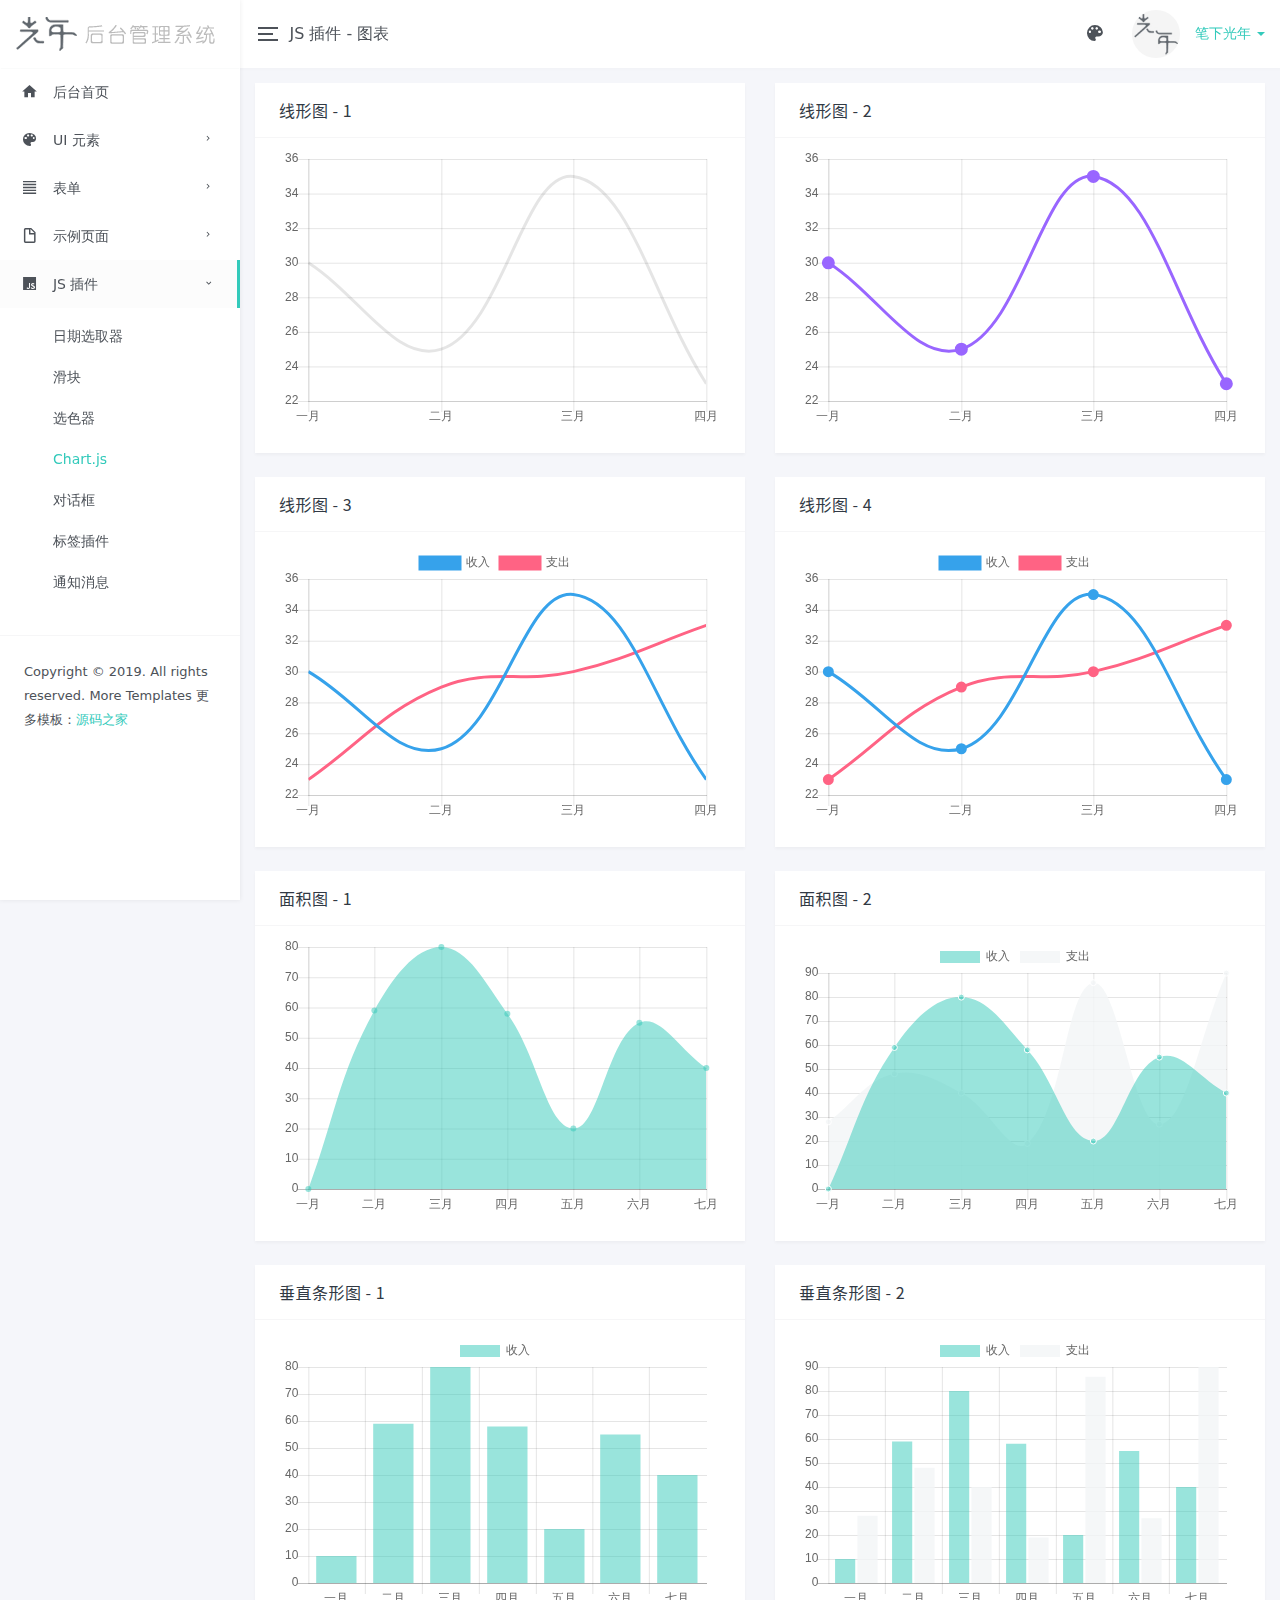
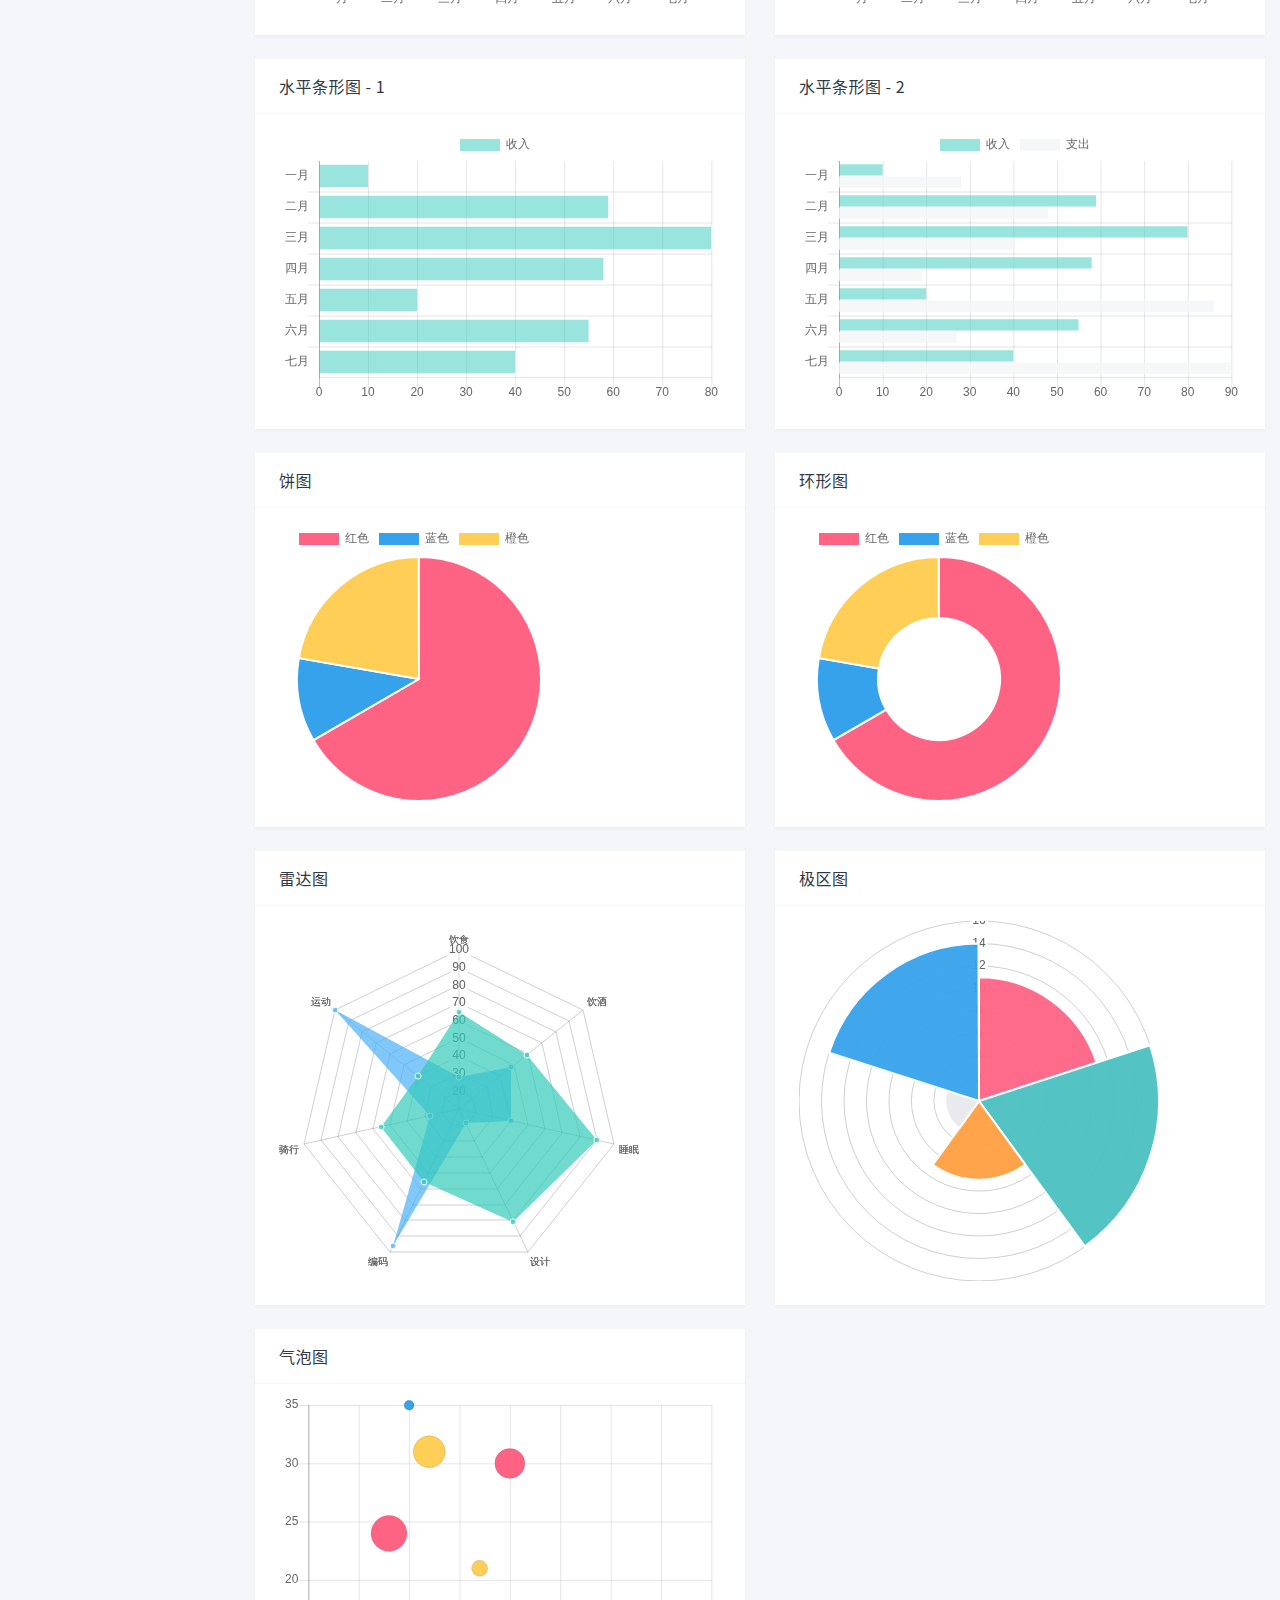
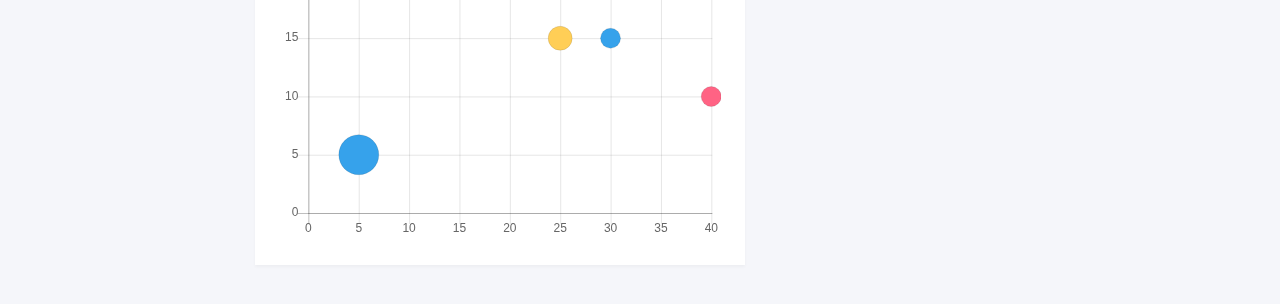
<file: LightYear/lyear_js_chartjs.html>
<!DOCTYPE html>
<html lang="zh">
<head>
<meta charset="utf-8">
<meta name="viewport" content="width=device-width, initial-scale=1, maximum-scale=1, user-scalable=no" />
<title>图表 - 光年(Light Year Admin)后台管理系统模板</title>
<link rel="icon" href="favicon.ico" type="image/ico">
<meta name="keywords" content="LightYear,光年,后台模板,后台管理系统,光年HTML模板">
<meta name="description" content="LightYear是一个基于Bootstrap v3.3.7的后台管理系统的HTML模板。">
<meta name="author" content="yinqi">
<link href="css/bootstrap.min.css" rel="stylesheet">
<link href="css/materialdesignicons.min.css" rel="stylesheet">
<link href="css/style.min.css" rel="stylesheet">
</head>
  
<body>
<div class="lyear-layout-web">
  <div class="lyear-layout-container">
    <!--左侧导航-->
    <aside class="lyear-layout-sidebar">
       
      <!-- logo -->
      <div id="logo" class="sidebar-header">
        <a href="index.html"><img src="images/logo-sidebar.png" title="LightYear" alt="LightYear" /></a>
      </div>
      <div class="lyear-layout-sidebar-scroll">
        
        <nav class="sidebar-main">
          <ul class="nav nav-drawer">
            <li class="nav-item"> <a href="index.html"><i class="mdi mdi-home"></i> 后台首页</a> </li>
            <li class="nav-item nav-item-has-subnav">
              <a href="javascript:void(0)"><i class="mdi mdi-palette"></i> UI 元素</a>
              <ul class="nav nav-subnav">
                <li> <a href="lyear_ui_buttons.html">按钮</a> </li>
                <li> <a href="lyear_ui_cards.html">卡片</a> </li>
                <li> <a href="lyear_ui_grid.html">格栅</a> </li>
                <li> <a href="lyear_ui_icons.html">图标</a> </li>
                <li> <a href="lyear_ui_tables.html">表格</a> </li>
                <li> <a href="lyear_ui_modals.html">模态框</a> </li>
                <li> <a href="lyear_ui_tooltips_popover.html">提示 / 弹出框</a> </li>
                <li> <a href="lyear_ui_alerts.html">警告框</a> </li>
                <li> <a href="lyear_ui_pagination.html">分页</a> </li>
                <li> <a href="lyear_ui_progress.html">进度条</a> </li>
                <li> <a href="lyear_ui_tabs.html">标签页</a> </li>
                <li> <a href="lyear_ui_typography.html">排版</a> </li>
                <li> <a href="lyear_ui_step.html">步骤</a> </li>
                <li> <a href="lyear_ui_other.html">其他</a> </li>
              </ul>
            </li>
            <li class="nav-item nav-item-has-subnav">
              <a href="javascript:void(0)"><i class="mdi mdi-format-align-justify"></i> 表单</a>
              <ul class="nav nav-subnav">
                <li> <a href="lyear_forms_elements.html">基本元素</a> </li>
                <li> <a href="lyear_forms_radio.html">单选框</a> </li>
                <li> <a href="lyear_forms_checkbox.html">复选框</a> </li>
                <li> <a href="lyear_forms_switch.html">开关</a> </li>
              </ul>
            </li>
            <li class="nav-item nav-item-has-subnav">
              <a href="javascript:void(0)"><i class="mdi mdi-file-outline"></i> 示例页面</a>
              <ul class="nav nav-subnav">
                <li> <a href="lyear_pages_doc.html">文档列表</a> </li>
                <li> <a href="lyear_pages_gallery.html">图库列表</a> </li>
                <li> <a href="lyear_pages_config.html">网站配置</a> </li>
                <li> <a href="lyear_pages_rabc.html">设置权限</a> </li>
                <li> <a href="lyear_pages_add_doc.html">新增文档</a> </li>
                <li> <a href="lyear_pages_guide.html">表单向导</a> </li>
                <li> <a href="lyear_pages_login.html">登录页面</a> </li>
                <li> <a href="lyear_pages_error.html">错误页面</a> </li>
              </ul>
            </li>
            <li class="nav-item nav-item-has-subnav active open">
              <a href="javascript:void(0)"><i class="mdi mdi-language-javascript"></i> JS 插件</a>
              <ul class="nav nav-subnav">
                <li> <a href="lyear_js_datepicker.html">日期选取器</a> </li>
                <li> <a href="lyear_js_sliders.html">滑块</a> </li>
                <li> <a href="lyear_js_colorpicker.html">选色器</a> </li>
                <li class="active"> <a href="lyear_js_chartjs.html">Chart.js</a> </li>
                <li> <a href="lyear_js_jconfirm.html">对话框</a> </li>
                <li> <a href="lyear_js_tags_input.html">标签插件</a> </li>
                <li> <a href="lyear_js_notify.html">通知消息</a> </li>
              </ul>
            </li>
          </ul>
        </nav>
        
        <div class="sidebar-footer">
          <p class="copyright">Copyright &copy; 2019. All rights reserved. More Templates 更多模板：<a href="http://www.mycodes.net/" target="_blank">源码之家</a></p>
        </div>
      </div>
      
    </aside>
    <!--End 左侧导航-->
    
    <!--头部信息-->
    <header class="lyear-layout-header">
      
      <nav class="navbar navbar-default">
        <div class="topbar">
          
          <div class="topbar-left">
            <div class="lyear-aside-toggler">
              <span class="lyear-toggler-bar"></span>
              <span class="lyear-toggler-bar"></span>
              <span class="lyear-toggler-bar"></span>
            </div>
            <span class="navbar-page-title"> JS 插件 - 图表 </span>
          </div>
          
          <ul class="topbar-right">
            <li class="dropdown dropdown-profile">
              <a href="javascript:void(0)" data-toggle="dropdown">
                <img class="img-avatar img-avatar-48 m-r-10" src="images/users/avatar.jpg" alt="笔下光年" />
                <span>笔下光年 <span class="caret"></span></span>
              </a>
              <ul class="dropdown-menu dropdown-menu-right">
                <li> <a href="lyear_pages_profile.html"><i class="mdi mdi-account"></i> 个人信息</a> </li>
                <li> <a href="lyear_pages_edit_pwd.html"><i class="mdi mdi-lock-outline"></i> 修改密码</a> </li>
                <li> <a href="javascript:void(0)"><i class="mdi mdi-delete"></i> 清空缓存</a></li>
                <li class="divider"></li>
                <li> <a href="lyear_pages_login.html"><i class="mdi mdi-logout-variant"></i> 退出登录</a> </li>
              </ul>
            </li>
            <!--切换主题配色-->
		    <li class="dropdown dropdown-skin">
			  <span data-toggle="dropdown" class="icon-palette"><i class="mdi mdi-palette"></i></span>
			  <ul class="dropdown-menu dropdown-menu-right" data-stopPropagation="true">
                <li class="drop-title"><p>主题</p></li>
                <li class="drop-skin-li clearfix">
                  <span class="inverse">
                    <input type="radio" name="site_theme" value="default" id="site_theme_1" checked>
                    <label for="site_theme_1"></label>
                  </span>
                  <span>
                    <input type="radio" name="site_theme" value="dark" id="site_theme_2">
                    <label for="site_theme_2"></label>
                  </span>
                  <span>
                    <input type="radio" name="site_theme" value="translucent" id="site_theme_3">
                    <label for="site_theme_3"></label>
                  </span>
                </li>
			    <li class="drop-title"><p>LOGO</p></li>
				<li class="drop-skin-li clearfix">
                  <span class="inverse">
                    <input type="radio" name="logo_bg" value="default" id="logo_bg_1" checked>
                    <label for="logo_bg_1"></label>
                  </span>
                  <span>
                    <input type="radio" name="logo_bg" value="color_2" id="logo_bg_2">
                    <label for="logo_bg_2"></label>
                  </span>
                  <span>
                    <input type="radio" name="logo_bg" value="color_3" id="logo_bg_3">
                    <label for="logo_bg_3"></label>
                  </span>
                  <span>
                    <input type="radio" name="logo_bg" value="color_4" id="logo_bg_4">
                    <label for="logo_bg_4"></label>
                  </span>
                  <span>
                    <input type="radio" name="logo_bg" value="color_5" id="logo_bg_5">
                    <label for="logo_bg_5"></label>
                  </span>
                  <span>
                    <input type="radio" name="logo_bg" value="color_6" id="logo_bg_6">
                    <label for="logo_bg_6"></label>
                  </span>
                  <span>
                    <input type="radio" name="logo_bg" value="color_7" id="logo_bg_7">
                    <label for="logo_bg_7"></label>
                  </span>
                  <span>
                    <input type="radio" name="logo_bg" value="color_8" id="logo_bg_8">
                    <label for="logo_bg_8"></label>
                  </span>
				</li>
				<li class="drop-title"><p>头部</p></li>
				<li class="drop-skin-li clearfix">
                  <span class="inverse">
                    <input type="radio" name="header_bg" value="default" id="header_bg_1" checked>
                    <label for="header_bg_1"></label>                      
                  </span>                                                    
                  <span>                                                     
                    <input type="radio" name="header_bg" value="color_2" id="header_bg_2">
                    <label for="header_bg_2"></label>                      
                  </span>                                                    
                  <span>                                                     
                    <input type="radio" name="header_bg" value="color_3" id="header_bg_3">
                    <label for="header_bg_3"></label>
                  </span>
                  <span>
                    <input type="radio" name="header_bg" value="color_4" id="header_bg_4">
                    <label for="header_bg_4"></label>                      
                  </span>                                                    
                  <span>                                                     
                    <input type="radio" name="header_bg" value="color_5" id="header_bg_5">
                    <label for="header_bg_5"></label>                      
                  </span>                                                    
                  <span>                                                     
                    <input type="radio" name="header_bg" value="color_6" id="header_bg_6">
                    <label for="header_bg_6"></label>                      
                  </span>                                                    
                  <span>                                                     
                    <input type="radio" name="header_bg" value="color_7" id="header_bg_7">
                    <label for="header_bg_7"></label>
                  </span>
                  <span>
                    <input type="radio" name="header_bg" value="color_8" id="header_bg_8">
                    <label for="header_bg_8"></label>
                  </span>
				</li>
				<li class="drop-title"><p>侧边栏</p></li>
				<li class="drop-skin-li clearfix">
                  <span class="inverse">
                    <input type="radio" name="sidebar_bg" value="default" id="sidebar_bg_1" checked>
                    <label for="sidebar_bg_1"></label>
                  </span>
                  <span>
                    <input type="radio" name="sidebar_bg" value="color_2" id="sidebar_bg_2">
                    <label for="sidebar_bg_2"></label>
                  </span>
                  <span>
                    <input type="radio" name="sidebar_bg" value="color_3" id="sidebar_bg_3">
                    <label for="sidebar_bg_3"></label>
                  </span>
                  <span>
                    <input type="radio" name="sidebar_bg" value="color_4" id="sidebar_bg_4">
                    <label for="sidebar_bg_4"></label>
                  </span>
                  <span>
                    <input type="radio" name="sidebar_bg" value="color_5" id="sidebar_bg_5">
                    <label for="sidebar_bg_5"></label>
                  </span>
                  <span>
                    <input type="radio" name="sidebar_bg" value="color_6" id="sidebar_bg_6">
                    <label for="sidebar_bg_6"></label>
                  </span>
                  <span>
                    <input type="radio" name="sidebar_bg" value="color_7" id="sidebar_bg_7">
                    <label for="sidebar_bg_7"></label>
                  </span>
                  <span>
                    <input type="radio" name="sidebar_bg" value="color_8" id="sidebar_bg_8">
                    <label for="sidebar_bg_8"></label>
                  </span>
				</li>
			  </ul>
			</li>
            <!--切换主题配色-->
          </ul>
          
        </div>
      </nav>
      
    </header>
    <!--End 头部信息-->
    
    <!--页面主要内容-->
    <main class="lyear-layout-content">
      
      <div class="container-fluid">
        
        <div class="row">
          
          <div class="col-lg-6">
            <div class="card">
              <div class="card-header"><h4>线形图 - 1</h4></div>
              <div class="card-body">
                <canvas id="chart-line-1" width="400" height="250"></canvas>
              </div>
            </div>
          </div>
          <div class="col-lg-6">
            <div class="card">
              <div class="card-header"><h4>线形图 - 2</h4></div>
              <div class="card-body">
                <canvas id="chart-line-2" width="400" height="250"></canvas>
              </div>
            </div>
          </div>
          <div class="col-lg-6">
            <div class="card">
              <div class="card-header"><h4>线形图 - 3</h4></div>
              <div class="card-body">
                <canvas id="chart-line-3" width="400" height="250"></canvas>
              </div>
            </div>
          </div>
          <div class="col-lg-6">
            <div class="card">
              <div class="card-header"><h4>线形图 - 4</h4></div>
              <div class="card-body">
                <canvas id="chart-line-4" width="400" height="250"></canvas>
              </div>
            </div>
          </div>
          <div class="col-lg-6">
            <div class="card">
              <div class="card-header"><h4>面积图 - 1</h4></div>
              <div class="card-body">
                <canvas id="chart-area-1" width="400" height="250"></canvas>
              </div>
            </div>
          </div>
          <div class="col-lg-6">
            <div class="card">
              <div class="card-header"><h4>面积图 - 2</h4></div>
              <div class="card-body">
                <canvas id="chart-area-2" width="400" height="250"></canvas>
              </div>
            </div>
          </div>
          <div class="col-lg-6">
            <div class="card">
              <div class="card-header"><h4>垂直条形图 - 1</h4></div>
              <div class="card-body">
                <canvas id="chart-vbar-1" width="400" height="250"></canvas>
              </div>
            </div>
          </div>
          <div class="col-lg-6">
            <div class="card">
              <div class="card-header"><h4>垂直条形图 - 2</h4></div>
              <div class="card-body">
                <canvas id="chart-vbar-2" width="400" height="250"></canvas>
              </div>
            </div>
          </div>
          <div class="col-lg-6">
            <div class="card">
              <div class="card-header"><h4>水平条形图 - 1</h4></div>
              <div class="card-body">
                <canvas id="chart-hbar-1" width="400" height="250"></canvas>
              </div>
            </div>
          </div>
          <div class="col-lg-6">
            <div class="card">
              <div class="card-header"><h4>水平条形图 - 2</h4></div>
              <div class="card-body">
                <canvas id="chart-hbar-2" width="400" height="250"></canvas>
              </div>
            </div>
          </div>
          <div class="col-lg-6">
            <div class="card">
              <div class="card-header"><h4>饼图</h4></div>
              <div class="card-body">
                <canvas id="chart-pie" width="280" height="280"></canvas>
              </div>
            </div>
          </div>
          <div class="col-lg-6">
            <div class="card">
              <div class="card-header"><h4>环形图</h4></div>
              <div class="card-body">
                <canvas id="chart-doughnut" width="280" height="280"></canvas>
              </div>
            </div>
          </div>
          <div class="col-lg-6">
            <div class="card">
              <div class="card-header"><h4>雷达图</h4></div>
              <div class="card-body">
                <canvas id="chart-radar" width="360" height="360"></canvas>
              </div>
            </div>
          </div>
          <div class="col-lg-6">
            <div class="card">
              <div class="card-header"><h4>极区图</h4></div>
              <div class="card-body">
                <canvas id="chart-polar" width="360" height="360"></canvas>
              </div>
            </div>
          </div>
          <div class="col-lg-6">
            <div class="card">
              <div class="card-header"><h4>气泡图</h4></div>
              <div class="card-body">
                <canvas id="chart-bubble" width="280" height="280"></canvas>
              </div>
            </div>
          </div>
          
        </div>
        
      </div>
      
    </main>
    <!--End 页面主要内容-->
  </div>
</div>

<script type="text/javascript" src="js/jquery.min.js"></script>
<script type="text/javascript" src="js/bootstrap.min.js"></script>
<script type="text/javascript" src="js/perfect-scrollbar.min.js"></script>
<script type="text/javascript" src="js/Chart.js"></script>
<script type="text/javascript" src="js/main.min.js"></script>
<script type="text/javascript">
new Chart($("#chart-line-1"), {
    type: 'line',
    data: {
        labels: ["一月", "二月", "三月", "四月"],
        datasets: [
            {
                label: "收入",
                fill: false,
                borderWidth: 3,
                pointRadius: 0,
                data: [30, 25, 35, 23]
            }
        ]
    },
    options: {
        legend: {
            display: false
        },
    }
});

new Chart($("#chart-line-2"), {
    type: 'line',
    data: {
        labels: ["一月", "二月", "三月", "四月"],
        datasets: [{
            label: "收入",
            fill: false,
            borderWidth: 3,
            pointRadius: 5,
            borderColor: "#9966ff",
            pointBackgroundColor: "#9966ff",
            pointBorderColor: "#9966ff",
            pointHoverBackgroundColor: "#fff",
            pointHoverBorderColor: "#9966ff",
            data: [30, 25, 35, 23]
        }]
    },
    options: {
        legend: {
            display: false
        },
    }
});

new Chart($("#chart-line-3"), {
    type: 'line',
    data: {
        labels: ["一月", "二月", "三月", "四月"],
        datasets: [{
            label: "收入",
            fill: false,
            backgroundColor: "#36a2eb",
            borderColor: "#36a2eb",
            borderWidth: 3,
            pointRadius: 0,
            data: [30, 25, 35, 23]
        },
        {
            label: "支出",
            fill: false,
            borderColor: "#ff6384",
            backgroundColor: "#ff6384",
            borderWidth: 3,
            pointRadius: 0,
            data: [23, 29, 30, 33]
        }]
    },
    options: {}
});

new Chart($("#chart-line-4"), {
    type: 'line',
    data: {
        labels: ["一月", "二月", "三月", "四月"],
        datasets: [{
            label: "收入",
            fill: false,
            borderWidth: 3,
            pointRadius: 4,
            borderColor: "#36a2eb",
            backgroundColor: "#36a2eb",
            pointBackgroundColor: "#36a2eb",
            pointBorderColor: "#36a2eb",
            pointHoverBackgroundColor: "#fff",
            pointHoverBorderColor: "#36a2eb",
            data: [30, 25, 35, 23]
        },
        {
            label: "支出",
            fill: false,
            borderWidth: 3,
            pointRadius: 4,
            borderColor: "#ff6384",
            backgroundColor: "#ff6384",
            pointBackgroundColor: "#ff6384",
            pointBorderColor: "#ff6384",
            pointHoverBackgroundColor: "#fff",
            pointHoverBorderColor: "#ff6384",
            data: [23, 29, 30, 33]
        }]
    },
    options: {}
});

new Chart($("#chart-area-1"), {
    type: 'line',
    data: {
        labels: ["一月", "二月", "三月", "四月", "五月", "六月", "七月"],
        datasets: [{
            label: "收入",
            backgroundColor: "rgba(51,202,185,0.5)",
            borderWidth: 0,
            borderColor: "rgba(0,0,0,0)",
            data: [0, 59, 80, 58, 20, 55, 40]
        }]
    },
    options: {
        legend: {
            display: false
        },
    }
});

new Chart($("#chart-area-2"), {
    type: 'line',
    data: {
        labels: ["一月", "二月", "三月", "四月", "五月", "六月", "七月"],
        datasets: [{
            label: "收入",
            backgroundColor: "rgba(51,202,185,0.5)",
            borderColor: "rgba(0,0,0,0)",
            pointBackgroundColor: "rgba(51,202,185,0.5)",
            pointBorderColor: "#fff",
            pointHoverBackgroundColor: "#fff",
            pointHoverBorderColor: "rgba(51,202,185,0.5)",
            data: [0, 59, 80, 58, 20, 55, 40]
        },
        {
            label: "支出",
            backgroundColor: "rgba(243,245,246,0.8)",
            borderColor: "rgba(0,0,0,0)",
            pointBackgroundColor: "rgba(243,245,246,0.8)",
            pointBorderColor: "#fff",
            pointHoverBackgroundColor: "#fff",
            pointHoverBorderColor: "rgba(243,245,246,0.8)",
            data: [28, 48, 40, 19, 86, 27, 90]
        }]
    },
    options: {}
});

new Chart($("#chart-vbar-1"), {
    type: 'bar',
    data: {
        labels: ["一月", "二月", "三月", "四月", "五月", "六月", "七月"],
        datasets: [{
            label: "收入",
            backgroundColor: "rgba(51,202,185,0.5)",
            borderColor: "rgba(0,0,0,0)",
            hoverBackgroundColor: "rgba(51,202,185,0.7)",
            hoverBorderColor: "rgba(0,0,0,0)",
            data: [10, 59, 80, 58, 20, 55, 40]
        }]
    },
    options: {
        scales: {
            yAxes: [{
                ticks: {
                    beginAtZero: true
                }
            }]
        }
    }
});

new Chart($("#chart-vbar-2"), {
    type: 'bar',
    data: {
        labels: ["一月", "二月", "三月", "四月", "五月", "六月", "七月"],
        datasets: [{
            label: "收入",
            backgroundColor: "rgba(51,202,185,0.5)",
            borderColor: "rgba(0,0,0,0)",
            hoverBackgroundColor: "rgba(51,202,185,0.7)",
            hoverBorderColor: "rgba(0,0,0,0)",
            data: [10, 59, 80, 58, 20, 55, 40]
        },
        {
            label: "支出",
            backgroundColor: "rgba(243,245,246,0.8)",
            borderColor: "rgba(0,0,0,0)",
            hoverBackgroundColor: "rgba(238,239,240,1)",
            hoverBorderColor: "rgba(0,0,0,0)",
            data: [28, 48, 40, 19, 86, 27, 90]
        }]
    },
    options: {
        scales: {
            yAxes: [{
                ticks: {
                    beginAtZero: true
                }
            }]
        }
    }
});

new Chart($("#chart-hbar-1"), {
    type: 'horizontalBar',
    data: {
        labels: ["一月", "二月", "三月", "四月", "五月", "六月", "七月"],
        datasets: [{
            label: "收入",
            backgroundColor: "rgba(51,202,185,0.5)",
            borderColor: "rgba(0,0,0,0)",
            hoverBackgroundColor: "rgba(51,202,185,0.7)",
            hoverBorderColor: "rgba(0,0,0,0)",
            data: [10, 59, 80, 58, 20, 55, 40]
        }]
    },
    options: {
        scales: {
            xAxes: [{
                ticks: {
                    beginAtZero: true
                }
            }]
        }
    }
});

new Chart($("#chart-hbar-2"), {
    type: 'horizontalBar',
    data: {
        labels: ["一月", "二月", "三月", "四月", "五月", "六月", "七月"],
        datasets: [{
            label: "收入",
            backgroundColor: "rgba(51,202,185,0.5)",
            borderColor: "rgba(0,0,0,0)",
            hoverBackgroundColor: "rgba(51,202,185,0.7)",
            hoverBorderColor: "rgba(0,0,0,0)",
            data: [10, 59, 80, 58, 20, 55, 40]
        },
        {
            label: "支出",
            backgroundColor: "rgba(243,245,246,0.8)",
            borderColor: "rgba(0,0,0,0)",
            hoverBackgroundColor: "rgba(238,239,240,1)",
            hoverBorderColor: "rgba(0,0,0,0)",
            data: [28, 48, 40, 19, 86, 27, 90]
        }]
    },
    options: {
        scales: {
            xAxes: [{
                ticks: {
                    beginAtZero: true
                }
            }]
        }
    }
});

new Chart($("#chart-radar"), {
    type: 'radar',
    data: {
        labels: ["饮食", "饮酒", "睡眠", "设计", "编码", "骑行", "运动"],
        datasets: [{
            label: "张三",
            backgroundColor: "rgba(51,202,185,0.7)",
            borderColor: "rgba(0,0,0,0)",
            pointBackgroundColor: "rgba(51,202,185,0.7)",
            pointBorderColor: "#fff",
            pointHoverBackgroundColor: "#fff",
            pointHoverBorderColor: "rgba(51,202,185,0.7)",
            data: [65, 59, 90, 81, 56, 55, 40]
        },
        {
            label: "李四",
            backgroundColor: "rgba(72,176,247,0.7)",
            borderColor: "rgba(0,0,0,0)",
            pointBackgroundColor: "rgba(72,176,247,0.7)",
            pointBorderColor: "#fff",
            pointHoverBackgroundColor: "#fff",
            pointHoverBorderColor: "rgba(72,176,247,0.7)",
            data: [28, 48, 40, 19, 96, 27, 100]
        }]
    },
    options: {
        responsive: false,
        legend: {
            display: false
        }
    }
});

new Chart($("#chart-polar"), {
    type: 'polarArea',
    data: {
        datasets: [{
            data: [11, 16, 7, 3, 14],
            backgroundColor: ['rgba(255,99,132,0.95)', 'rgba(75, 192, 192, 0.95)', 'rgba(255, 159, 64, 0.95)', 'rgba(231, 233, 237, 0.95)', 'rgba(54, 162, 235, 0.95)'],
            label: 'My dataset' // for legend
        }],
        labels: ["红色", "绿色", "橙色", "灰色", "蓝色"]
    },
    options: {
        responsive: false,
        legend: {
            display: false
        }
    }
});

new Chart($("#chart-pie"), {
    type: 'pie',
    data: {
        labels: ["红色", "蓝色", "橙色"],
        datasets: [{
            data: [300, 50, 100],
            backgroundColor: ['rgba(255,99,132,1)', 'rgba(54, 162, 235, 1)', 'rgba(255, 206, 86, 1)']
        }]
    },
    options: {
        responsive: false
    }
});

new Chart($("#chart-doughnut"), {
    type: 'doughnut',
    data: {
        labels: ["红色", "蓝色", "橙色"],
        datasets: [{
            data: [300, 50, 100],
            backgroundColor: ['rgba(255,99,132,1)', 'rgba(54, 162, 235, 1)', 'rgba(255, 206, 86, 1)']
        }]
    },
    options: {
        responsive: false
    }
});

new Chart($("#chart-bubble"), {
    type: 'bubble',
    data: {
        datasets: [{
            label: '粉红色',
            data: [{
                x: 8,
                y: 24,
                r: 18
            },
            {
                x: 20,
                y: 30,
                r: 15
            },
            {
                x: 40,
                y: 10,
                r: 10
            }],
            backgroundColor: "#ff6384",
            hoverBackgroundColor: "#ff6384",
        },
        {
            label: '蓝色',
            data: [{
                x: 10,
                y: 35,
                r: 5
            },
            {
                x: 5,
                y: 5,
                r: 20
            },
            {
                x: 30,
                y: 15,
                r: 10
            }],
            backgroundColor: "#36a2eb",
            hoverBackgroundColor: "#36a2eb",
        },
        {
            label: '黄色',
            data: [{
                x: 17,
                y: 21,
                r: 8
            },
            {
                x: 25,
                y: 15,
                r: 12
            },
            {
                x: 12,
                y: 31,
                r: 16
            }],
            backgroundColor: "#ffce56",
            hoverBackgroundColor: "#ffce56",
        },
        ]
    },
    options: {
        legend: {
            display: false
        },

        scales: {
            xAxes: [{
                ticks: {
                    beginAtZero: true
                }
            }],
            yAxes: [{
                ticks: {
                    beginAtZero: true
                }
            }]
        }
    }
});
</script>
</body>
</html>
</file>
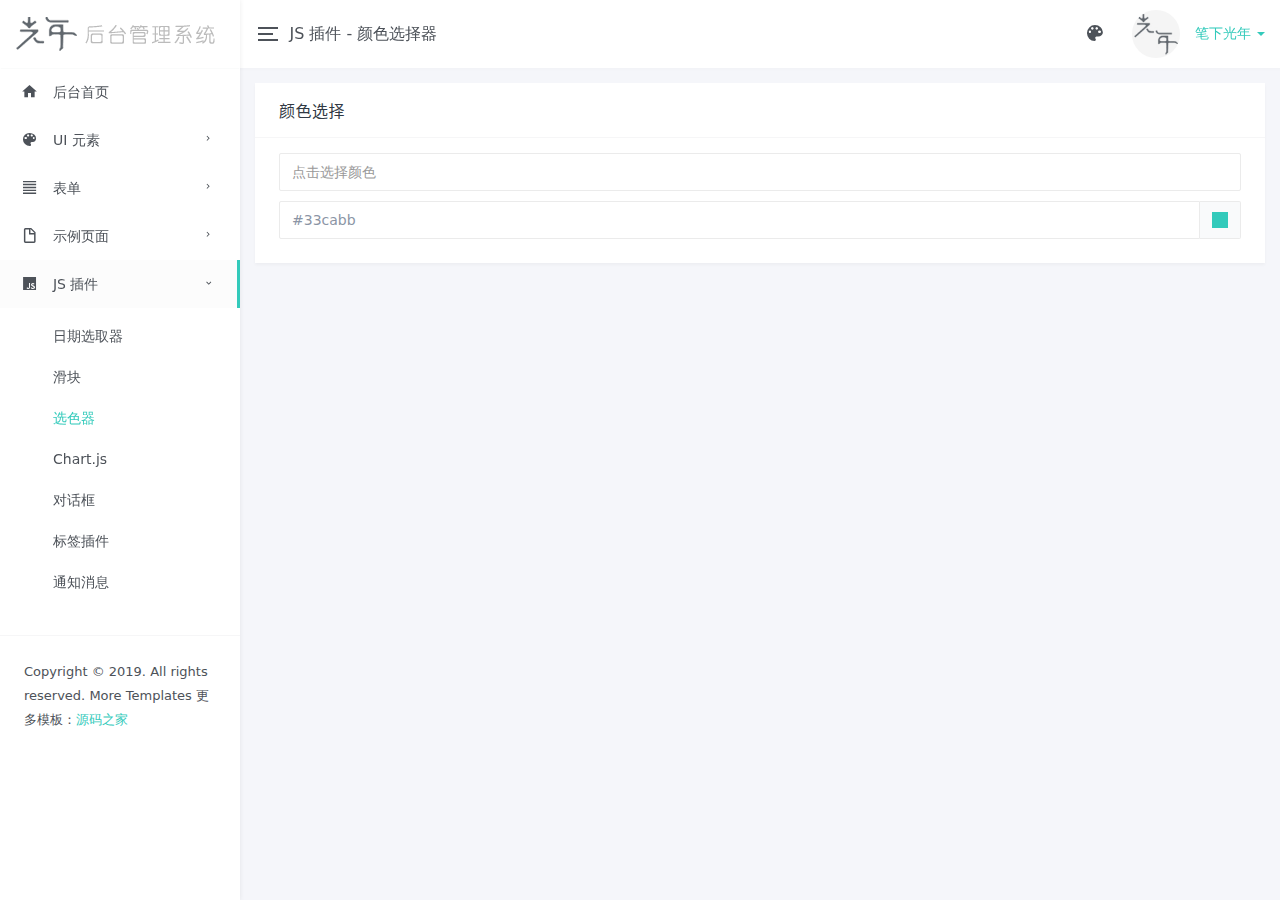
<file: LightYear/lyear_js_colorpicker.html>
<!DOCTYPE html>
<html lang="zh">
<head>
<meta charset="utf-8">
<meta name="viewport" content="width=device-width, initial-scale=1, maximum-scale=1, user-scalable=no" />
<title>颜色选择器 - 光年(Light Year Admin)后台管理系统模板</title>
<link rel="icon" href="favicon.ico" type="image/ico">
<meta name="keywords" content="LightYear,光年,后台模板,后台管理系统,光年HTML模板">
<meta name="description" content="LightYear是一个基于Bootstrap v3.3.7的后台管理系统的HTML模板。">
<meta name="author" content="yinqi">
<link href="css/bootstrap.min.css" rel="stylesheet">
<link href="css/materialdesignicons.min.css" rel="stylesheet">
<!--颜色选择插件-->
<link rel="stylesheet" href="js/bootstrap-colorpicker/css/bootstrap-colorpicker.min.css">
<link href="css/style.min.css" rel="stylesheet">
</head>
  
<body>
<div class="lyear-layout-web">
  <div class="lyear-layout-container">
    <!--左侧导航-->
    <aside class="lyear-layout-sidebar">
       
      <!-- logo -->
      <div id="logo" class="sidebar-header">
        <a href="index.html"><img src="images/logo-sidebar.png" title="LightYear" alt="LightYear" /></a>
      </div>
      <div class="lyear-layout-sidebar-scroll">
        
        <nav class="sidebar-main">
          <ul class="nav nav-drawer">
            <li class="nav-item"> <a href="index.html"><i class="mdi mdi-home"></i> 后台首页</a> </li>
            <li class="nav-item nav-item-has-subnav">
              <a href="javascript:void(0)"><i class="mdi mdi-palette"></i> UI 元素</a>
              <ul class="nav nav-subnav">
                <li> <a href="lyear_ui_buttons.html">按钮</a> </li>
                <li> <a href="lyear_ui_cards.html">卡片</a> </li>
                <li> <a href="lyear_ui_grid.html">格栅</a> </li>
                <li> <a href="lyear_ui_icons.html">图标</a> </li>
                <li> <a href="lyear_ui_tables.html">表格</a> </li>
                <li> <a href="lyear_ui_modals.html">模态框</a> </li>
                <li> <a href="lyear_ui_tooltips_popover.html">提示 / 弹出框</a> </li>
                <li> <a href="lyear_ui_alerts.html">警告框</a> </li>
                <li> <a href="lyear_ui_pagination.html">分页</a> </li>
                <li> <a href="lyear_ui_progress.html">进度条</a> </li>
                <li> <a href="lyear_ui_tabs.html">标签页</a> </li>
                <li> <a href="lyear_ui_typography.html">排版</a> </li>
                <li> <a href="lyear_ui_step.html">步骤</a> </li>
                <li> <a href="lyear_ui_other.html">其他</a> </li>
              </ul>
            </li>
            <li class="nav-item nav-item-has-subnav">
              <a href="javascript:void(0)"><i class="mdi mdi-format-align-justify"></i> 表单</a>
              <ul class="nav nav-subnav">
                <li> <a href="lyear_forms_elements.html">基本元素</a> </li>
                <li> <a href="lyear_forms_radio.html">单选框</a> </li>
                <li> <a href="lyear_forms_checkbox.html">复选框</a> </li>
                <li> <a href="lyear_forms_switch.html">开关</a> </li>
              </ul>
            </li>
            <li class="nav-item nav-item-has-subnav">
              <a href="javascript:void(0)"><i class="mdi mdi-file-outline"></i> 示例页面</a>
              <ul class="nav nav-subnav">
                <li> <a href="lyear_pages_doc.html">文档列表</a> </li>
                <li> <a href="lyear_pages_gallery.html">图库列表</a> </li>
                <li> <a href="lyear_pages_config.html">网站配置</a> </li>
                <li> <a href="lyear_pages_rabc.html">设置权限</a> </li>
                <li> <a href="lyear_pages_add_doc.html">新增文档</a> </li>
                <li> <a href="lyear_pages_guide.html">表单向导</a> </li>
                <li> <a href="lyear_pages_login.html">登录页面</a> </li>
                <li> <a href="lyear_pages_error.html">错误页面</a> </li>
              </ul>
            </li>
            <li class="nav-item nav-item-has-subnav active open">
              <a href="javascript:void(0)"><i class="mdi mdi-language-javascript"></i> JS 插件</a>
              <ul class="nav nav-subnav">
                <li> <a href="lyear_js_datepicker.html">日期选取器</a> </li>
                <li> <a href="lyear_js_sliders.html">滑块</a> </li>
                <li class="active"> <a href="lyear_js_colorpicker.html">选色器</a> </li>
                <li> <a href="lyear_js_chartjs.html">Chart.js</a> </li>
                <li> <a href="lyear_js_jconfirm.html">对话框</a> </li>
                <li> <a href="lyear_js_tags_input.html">标签插件</a> </li>
                <li> <a href="lyear_js_notify.html">通知消息</a> </li>
              </ul>
            </li>
          </ul>
        </nav>
        
        <div class="sidebar-footer">
          <p class="copyright">Copyright &copy; 2019. All rights reserved. More Templates 更多模板：<a href="http://www.mycodes.net/" target="_blank">源码之家</a></p>
        </div>
      </div>
      
    </aside>
    <!--End 左侧导航-->
    
    <!--头部信息-->
    <header class="lyear-layout-header">
      
      <nav class="navbar navbar-default">
        <div class="topbar">
          
          <div class="topbar-left">
            <div class="lyear-aside-toggler">
              <span class="lyear-toggler-bar"></span>
              <span class="lyear-toggler-bar"></span>
              <span class="lyear-toggler-bar"></span>
            </div>
            <span class="navbar-page-title"> JS 插件 - 颜色选择器 </span>
          </div>
          
          <ul class="topbar-right">
            <li class="dropdown dropdown-profile">
              <a href="javascript:void(0)" data-toggle="dropdown">
                <img class="img-avatar img-avatar-48 m-r-10" src="images/users/avatar.jpg" alt="笔下光年" />
                <span>笔下光年 <span class="caret"></span></span>
              </a>
              <ul class="dropdown-menu dropdown-menu-right">
                <li> <a href="lyear_pages_profile.html"><i class="mdi mdi-account"></i> 个人信息</a> </li>
                <li> <a href="lyear_pages_edit_pwd.html"><i class="mdi mdi-lock-outline"></i> 修改密码</a> </li>
                <li> <a href="javascript:void(0)"><i class="mdi mdi-delete"></i> 清空缓存</a></li>
                <li class="divider"></li>
                <li> <a href="lyear_pages_login.html"><i class="mdi mdi-logout-variant"></i> 退出登录</a> </li>
              </ul>
            </li>
            <!--切换主题配色-->
		    <li class="dropdown dropdown-skin">
			  <span data-toggle="dropdown" class="icon-palette"><i class="mdi mdi-palette"></i></span>
			  <ul class="dropdown-menu dropdown-menu-right" data-stopPropagation="true">
                <li class="drop-title"><p>主题</p></li>
                <li class="drop-skin-li clearfix">
                  <span class="inverse">
                    <input type="radio" name="site_theme" value="default" id="site_theme_1" checked>
                    <label for="site_theme_1"></label>
                  </span>
                  <span>
                    <input type="radio" name="site_theme" value="dark" id="site_theme_2">
                    <label for="site_theme_2"></label>
                  </span>
                  <span>
                    <input type="radio" name="site_theme" value="translucent" id="site_theme_3">
                    <label for="site_theme_3"></label>
                  </span>
                </li>
			    <li class="drop-title"><p>LOGO</p></li>
				<li class="drop-skin-li clearfix">
                  <span class="inverse">
                    <input type="radio" name="logo_bg" value="default" id="logo_bg_1" checked>
                    <label for="logo_bg_1"></label>
                  </span>
                  <span>
                    <input type="radio" name="logo_bg" value="color_2" id="logo_bg_2">
                    <label for="logo_bg_2"></label>
                  </span>
                  <span>
                    <input type="radio" name="logo_bg" value="color_3" id="logo_bg_3">
                    <label for="logo_bg_3"></label>
                  </span>
                  <span>
                    <input type="radio" name="logo_bg" value="color_4" id="logo_bg_4">
                    <label for="logo_bg_4"></label>
                  </span>
                  <span>
                    <input type="radio" name="logo_bg" value="color_5" id="logo_bg_5">
                    <label for="logo_bg_5"></label>
                  </span>
                  <span>
                    <input type="radio" name="logo_bg" value="color_6" id="logo_bg_6">
                    <label for="logo_bg_6"></label>
                  </span>
                  <span>
                    <input type="radio" name="logo_bg" value="color_7" id="logo_bg_7">
                    <label for="logo_bg_7"></label>
                  </span>
                  <span>
                    <input type="radio" name="logo_bg" value="color_8" id="logo_bg_8">
                    <label for="logo_bg_8"></label>
                  </span>
				</li>
				<li class="drop-title"><p>头部</p></li>
				<li class="drop-skin-li clearfix">
                  <span class="inverse">
                    <input type="radio" name="header_bg" value="default" id="header_bg_1" checked>
                    <label for="header_bg_1"></label>                      
                  </span>                                                    
                  <span>                                                     
                    <input type="radio" name="header_bg" value="color_2" id="header_bg_2">
                    <label for="header_bg_2"></label>                      
                  </span>                                                    
                  <span>                                                     
                    <input type="radio" name="header_bg" value="color_3" id="header_bg_3">
                    <label for="header_bg_3"></label>
                  </span>
                  <span>
                    <input type="radio" name="header_bg" value="color_4" id="header_bg_4">
                    <label for="header_bg_4"></label>                      
                  </span>                                                    
                  <span>                                                     
                    <input type="radio" name="header_bg" value="color_5" id="header_bg_5">
                    <label for="header_bg_5"></label>                      
                  </span>                                                    
                  <span>                                                     
                    <input type="radio" name="header_bg" value="color_6" id="header_bg_6">
                    <label for="header_bg_6"></label>                      
                  </span>                                                    
                  <span>                                                     
                    <input type="radio" name="header_bg" value="color_7" id="header_bg_7">
                    <label for="header_bg_7"></label>
                  </span>
                  <span>
                    <input type="radio" name="header_bg" value="color_8" id="header_bg_8">
                    <label for="header_bg_8"></label>
                  </span>
				</li>
				<li class="drop-title"><p>侧边栏</p></li>
				<li class="drop-skin-li clearfix">
                  <span class="inverse">
                    <input type="radio" name="sidebar_bg" value="default" id="sidebar_bg_1" checked>
                    <label for="sidebar_bg_1"></label>
                  </span>
                  <span>
                    <input type="radio" name="sidebar_bg" value="color_2" id="sidebar_bg_2">
                    <label for="sidebar_bg_2"></label>
                  </span>
                  <span>
                    <input type="radio" name="sidebar_bg" value="color_3" id="sidebar_bg_3">
                    <label for="sidebar_bg_3"></label>
                  </span>
                  <span>
                    <input type="radio" name="sidebar_bg" value="color_4" id="sidebar_bg_4">
                    <label for="sidebar_bg_4"></label>
                  </span>
                  <span>
                    <input type="radio" name="sidebar_bg" value="color_5" id="sidebar_bg_5">
                    <label for="sidebar_bg_5"></label>
                  </span>
                  <span>
                    <input type="radio" name="sidebar_bg" value="color_6" id="sidebar_bg_6">
                    <label for="sidebar_bg_6"></label>
                  </span>
                  <span>
                    <input type="radio" name="sidebar_bg" value="color_7" id="sidebar_bg_7">
                    <label for="sidebar_bg_7"></label>
                  </span>
                  <span>
                    <input type="radio" name="sidebar_bg" value="color_8" id="sidebar_bg_8">
                    <label for="sidebar_bg_8"></label>
                  </span>
				</li>
			  </ul>
			</li>
            <!--切换主题配色-->
          </ul>
          
        </div>
      </nav>
      
    </header>
    <!--End 头部信息-->
    
    <!--页面主要内容-->
    <main class="lyear-layout-content">
      
      <div class="container-fluid">
        
        <div class="row">
          <div class="col-lg-12">
            <div class="card">
              <div class="card-header"><h4>颜色选择</h4></div>
              <div class="card-body">
                
                <input class="form-control js-colorpicker m-b-10" type="text" id="example-colorpicker" name="text_color" placeholder="点击选择颜色" value="" />
                
                <div class="js-colorpicker input-group colorpicker-element">
                  <input class="form-control" type="text" id="example-colorpicker2" name="example-colorpicker2" value="#33cabb">
                  <span class="input-group-addon"><i style="background-color: rgb(51, 202, 187);"></i></span>
                </div>
       
              </div>
            </div>
          </div>
          
        </div>
        
      </div>
      
    </main>
    <!--End 页面主要内容-->
  </div>
</div>

<script type="text/javascript" src="js/jquery.min.js"></script>
<script type="text/javascript" src="js/bootstrap.min.js"></script>
<script type="text/javascript" src="js/perfect-scrollbar.min.js"></script>
<!--颜色选择插件-->
<script src="js/bootstrap-colorpicker/bootstrap-colorpicker.min.js"></script>
<script type="text/javascript" src="js/main.min.js"></script>
</body>
</html>
</file>
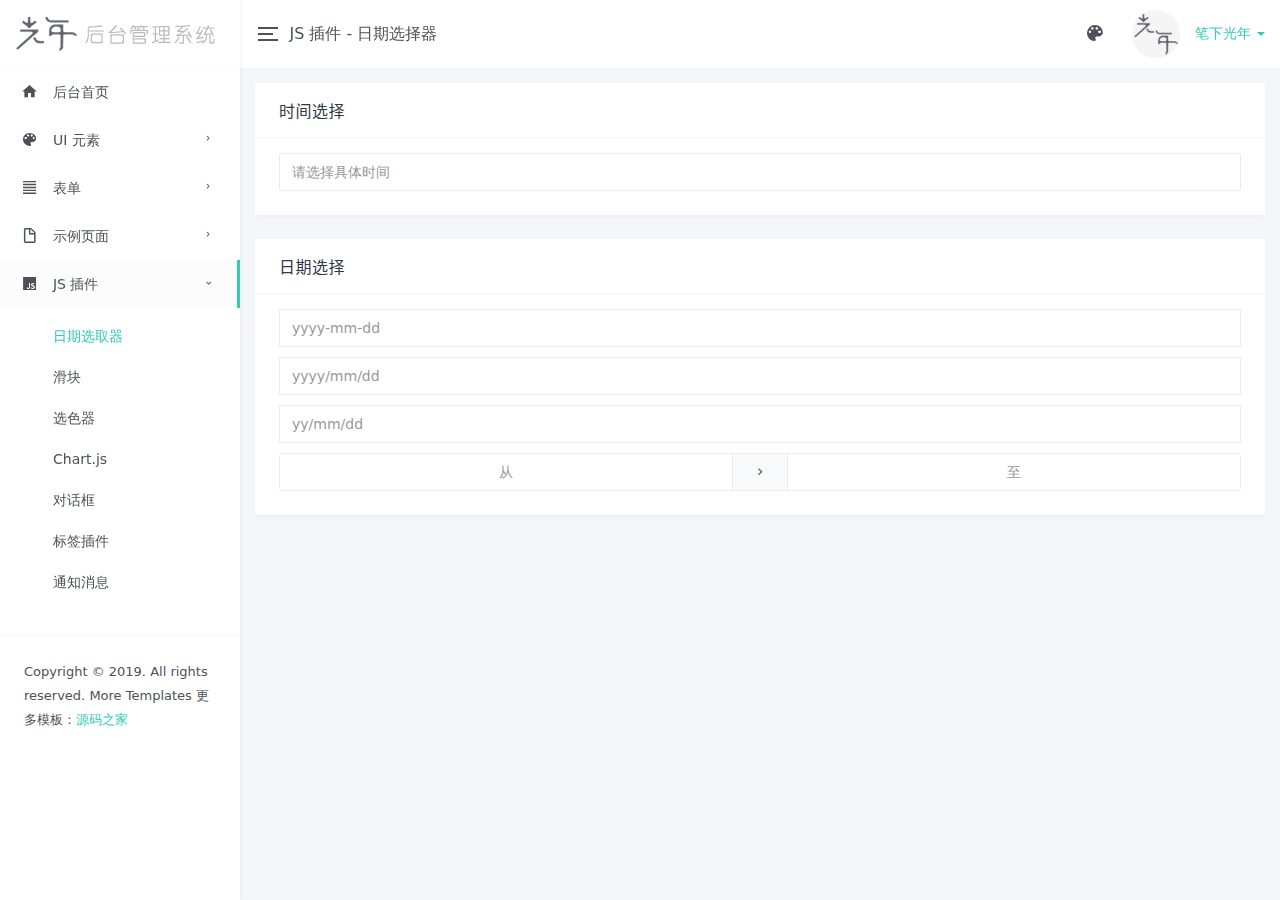
<file: LightYear/lyear_js_datepicker.html>
<!DOCTYPE html>
<html lang="zh">
<head>
<meta charset="utf-8">
<meta name="viewport" content="width=device-width, initial-scale=1, maximum-scale=1, user-scalable=no" />
<title>日期选择器 - 光年(Light Year Admin)后台管理系统模板</title>
<link rel="icon" href="favicon.ico" type="image/ico">
<meta name="keywords" content="LightYear,光年,后台模板,后台管理系统,光年HTML模板">
<meta name="description" content="LightYear是一个基于Bootstrap v3.3.7的后台管理系统的HTML模板。">
<meta name="author" content="yinqi">
<link href="css/bootstrap.min.css" rel="stylesheet">
<link href="css/materialdesignicons.min.css" rel="stylesheet">
<!--时间选择插件-->
<link rel="stylesheet" href="js/bootstrap-datetimepicker/bootstrap-datetimepicker.min.css">
<!--日期选择插件-->
<link rel="stylesheet" href="js/bootstrap-datepicker/bootstrap-datepicker3.min.css">
<link href="css/style.min.css" rel="stylesheet">
</head>
  
<body>
<div class="lyear-layout-web">
  <div class="lyear-layout-container">
    <!--左侧导航-->
    <aside class="lyear-layout-sidebar">
       
      <!-- logo -->
      <div id="logo" class="sidebar-header">
        <a href="index.html"><img src="images/logo-sidebar.png" title="LightYear" alt="LightYear" /></a>
      </div>
      <div class="lyear-layout-sidebar-scroll">
        
        <nav class="sidebar-main">
          <ul class="nav nav-drawer">
            <li class="nav-item"> <a href="index.html"><i class="mdi mdi-home"></i> 后台首页</a> </li>
            <li class="nav-item nav-item-has-subnav">
              <a href="javascript:void(0)"><i class="mdi mdi-palette"></i> UI 元素</a>
              <ul class="nav nav-subnav">
                <li> <a href="lyear_ui_buttons.html">按钮</a> </li>
                <li> <a href="lyear_ui_cards.html">卡片</a> </li>
                <li> <a href="lyear_ui_grid.html">格栅</a> </li>
                <li> <a href="lyear_ui_icons.html">图标</a> </li>
                <li> <a href="lyear_ui_tables.html">表格</a> </li>
                <li> <a href="lyear_ui_modals.html">模态框</a> </li>
                <li> <a href="lyear_ui_tooltips_popover.html">提示 / 弹出框</a> </li>
                <li> <a href="lyear_ui_alerts.html">警告框</a> </li>
                <li> <a href="lyear_ui_pagination.html">分页</a> </li>
                <li> <a href="lyear_ui_progress.html">进度条</a> </li>
                <li> <a href="lyear_ui_tabs.html">标签页</a> </li>
                <li> <a href="lyear_ui_typography.html">排版</a> </li>
                <li> <a href="lyear_ui_step.html">步骤</a> </li>
                <li> <a href="lyear_ui_other.html">其他</a> </li>
              </ul>
            </li>
            <li class="nav-item nav-item-has-subnav">
              <a href="javascript:void(0)"><i class="mdi mdi-format-align-justify"></i> 表单</a>
              <ul class="nav nav-subnav">
                <li> <a href="lyear_forms_elements.html">基本元素</a> </li>
                <li> <a href="lyear_forms_radio.html">单选框</a> </li>
                <li> <a href="lyear_forms_checkbox.html">复选框</a> </li>
                <li> <a href="lyear_forms_switch.html">开关</a> </li>
              </ul>
            </li>
            <li class="nav-item nav-item-has-subnav">
              <a href="javascript:void(0)"><i class="mdi mdi-file-outline"></i> 示例页面</a>
              <ul class="nav nav-subnav">
                <li> <a href="lyear_pages_doc.html">文档列表</a> </li>
                <li> <a href="lyear_pages_gallery.html">图库列表</a> </li>
                <li> <a href="lyear_pages_config.html">网站配置</a> </li>
                <li> <a href="lyear_pages_rabc.html">设置权限</a> </li>
                <li> <a href="lyear_pages_add_doc.html">新增文档</a> </li>
                <li> <a href="lyear_pages_guide.html">表单向导</a> </li>
                <li> <a href="lyear_pages_login.html">登录页面</a> </li>
                <li> <a href="lyear_pages_error.html">错误页面</a> </li>
              </ul>
            </li>
            <li class="nav-item nav-item-has-subnav active open">
              <a href="javascript:void(0)"><i class="mdi mdi-language-javascript"></i> JS 插件</a>
              <ul class="nav nav-subnav">
                <li class="active"> <a href="lyear_js_datepicker.html">日期选取器</a> </li>
                <li> <a href="lyear_js_sliders.html">滑块</a> </li>
                <li> <a href="lyear_js_colorpicker.html">选色器</a> </li>
                <li> <a href="lyear_js_chartjs.html">Chart.js</a> </li>
                <li> <a href="lyear_js_jconfirm.html">对话框</a> </li>
                <li> <a href="lyear_js_tags_input.html">标签插件</a> </li>
                <li> <a href="lyear_js_notify.html">通知消息</a> </li>
              </ul>
            </li>
          </ul>
        </nav>
        
        <div class="sidebar-footer">
          <p class="copyright">Copyright &copy; 2019. All rights reserved. More Templates 更多模板：<a href="http://www.mycodes.net/" target="_blank">源码之家</a></p>
        </div>
      </div>
      
    </aside>
    <!--End 左侧导航-->
    
    <!--头部信息-->
    <header class="lyear-layout-header">
      
      <nav class="navbar navbar-default">
        <div class="topbar">
          
          <div class="topbar-left">
            <div class="lyear-aside-toggler">
              <span class="lyear-toggler-bar"></span>
              <span class="lyear-toggler-bar"></span>
              <span class="lyear-toggler-bar"></span>
            </div>
            <span class="navbar-page-title"> JS 插件 - 日期选择器 </span>
          </div>
          
          <ul class="topbar-right">
            <li class="dropdown dropdown-profile">
              <a href="javascript:void(0)" data-toggle="dropdown">
                <img class="img-avatar img-avatar-48 m-r-10" src="images/users/avatar.jpg" alt="笔下光年" />
                <span>笔下光年 <span class="caret"></span></span>
              </a>
              <ul class="dropdown-menu dropdown-menu-right">
                <li> <a href="lyear_pages_profile.html"><i class="mdi mdi-account"></i> 个人信息</a> </li>
                <li> <a href="lyear_pages_edit_pwd.html"><i class="mdi mdi-lock-outline"></i> 修改密码</a> </li>
                <li> <a href="javascript:void(0)"><i class="mdi mdi-delete"></i> 清空缓存</a></li>
                <li class="divider"></li>
                <li> <a href="lyear_pages_login.html"><i class="mdi mdi-logout-variant"></i> 退出登录</a> </li>
              </ul>
            </li>
            <!--切换主题配色-->
		    <li class="dropdown dropdown-skin">
			  <span data-toggle="dropdown" class="icon-palette"><i class="mdi mdi-palette"></i></span>
			  <ul class="dropdown-menu dropdown-menu-right" data-stopPropagation="true">
                <li class="drop-title"><p>主题</p></li>
                <li class="drop-skin-li clearfix">
                  <span class="inverse">
                    <input type="radio" name="site_theme" value="default" id="site_theme_1" checked>
                    <label for="site_theme_1"></label>
                  </span>
                  <span>
                    <input type="radio" name="site_theme" value="dark" id="site_theme_2">
                    <label for="site_theme_2"></label>
                  </span>
                  <span>
                    <input type="radio" name="site_theme" value="translucent" id="site_theme_3">
                    <label for="site_theme_3"></label>
                  </span>
                </li>
			    <li class="drop-title"><p>LOGO</p></li>
				<li class="drop-skin-li clearfix">
                  <span class="inverse">
                    <input type="radio" name="logo_bg" value="default" id="logo_bg_1" checked>
                    <label for="logo_bg_1"></label>
                  </span>
                  <span>
                    <input type="radio" name="logo_bg" value="color_2" id="logo_bg_2">
                    <label for="logo_bg_2"></label>
                  </span>
                  <span>
                    <input type="radio" name="logo_bg" value="color_3" id="logo_bg_3">
                    <label for="logo_bg_3"></label>
                  </span>
                  <span>
                    <input type="radio" name="logo_bg" value="color_4" id="logo_bg_4">
                    <label for="logo_bg_4"></label>
                  </span>
                  <span>
                    <input type="radio" name="logo_bg" value="color_5" id="logo_bg_5">
                    <label for="logo_bg_5"></label>
                  </span>
                  <span>
                    <input type="radio" name="logo_bg" value="color_6" id="logo_bg_6">
                    <label for="logo_bg_6"></label>
                  </span>
                  <span>
                    <input type="radio" name="logo_bg" value="color_7" id="logo_bg_7">
                    <label for="logo_bg_7"></label>
                  </span>
                  <span>
                    <input type="radio" name="logo_bg" value="color_8" id="logo_bg_8">
                    <label for="logo_bg_8"></label>
                  </span>
				</li>
				<li class="drop-title"><p>头部</p></li>
				<li class="drop-skin-li clearfix">
                  <span class="inverse">
                    <input type="radio" name="header_bg" value="default" id="header_bg_1" checked>
                    <label for="header_bg_1"></label>                      
                  </span>                                                    
                  <span>                                                     
                    <input type="radio" name="header_bg" value="color_2" id="header_bg_2">
                    <label for="header_bg_2"></label>                      
                  </span>                                                    
                  <span>                                                     
                    <input type="radio" name="header_bg" value="color_3" id="header_bg_3">
                    <label for="header_bg_3"></label>
                  </span>
                  <span>
                    <input type="radio" name="header_bg" value="color_4" id="header_bg_4">
                    <label for="header_bg_4"></label>                      
                  </span>                                                    
                  <span>                                                     
                    <input type="radio" name="header_bg" value="color_5" id="header_bg_5">
                    <label for="header_bg_5"></label>                      
                  </span>                                                    
                  <span>                                                     
                    <input type="radio" name="header_bg" value="color_6" id="header_bg_6">
                    <label for="header_bg_6"></label>                      
                  </span>                                                    
                  <span>                                                     
                    <input type="radio" name="header_bg" value="color_7" id="header_bg_7">
                    <label for="header_bg_7"></label>
                  </span>
                  <span>
                    <input type="radio" name="header_bg" value="color_8" id="header_bg_8">
                    <label for="header_bg_8"></label>
                  </span>
				</li>
				<li class="drop-title"><p>侧边栏</p></li>
				<li class="drop-skin-li clearfix">
                  <span class="inverse">
                    <input type="radio" name="sidebar_bg" value="default" id="sidebar_bg_1" checked>
                    <label for="sidebar_bg_1"></label>
                  </span>
                  <span>
                    <input type="radio" name="sidebar_bg" value="color_2" id="sidebar_bg_2">
                    <label for="sidebar_bg_2"></label>
                  </span>
                  <span>
                    <input type="radio" name="sidebar_bg" value="color_3" id="sidebar_bg_3">
                    <label for="sidebar_bg_3"></label>
                  </span>
                  <span>
                    <input type="radio" name="sidebar_bg" value="color_4" id="sidebar_bg_4">
                    <label for="sidebar_bg_4"></label>
                  </span>
                  <span>
                    <input type="radio" name="sidebar_bg" value="color_5" id="sidebar_bg_5">
                    <label for="sidebar_bg_5"></label>
                  </span>
                  <span>
                    <input type="radio" name="sidebar_bg" value="color_6" id="sidebar_bg_6">
                    <label for="sidebar_bg_6"></label>
                  </span>
                  <span>
                    <input type="radio" name="sidebar_bg" value="color_7" id="sidebar_bg_7">
                    <label for="sidebar_bg_7"></label>
                  </span>
                  <span>
                    <input type="radio" name="sidebar_bg" value="color_8" id="sidebar_bg_8">
                    <label for="sidebar_bg_8"></label>
                  </span>
				</li>
			  </ul>
			</li>
            <!--切换主题配色-->
          </ul>
          
        </div>
      </nav>
      
    </header>
    <!--End 头部信息-->
    
    <!--页面主要内容-->
    <main class="lyear-layout-content">
      
      <div class="container-fluid">
        
        <div class="row">
          <div class="col-lg-12">
            <div class="card">
              <div class="card-header"><h4>时间选择</h4></div>
              <div class="card-body">
                
                <input class="form-control js-datetimepicker" type="text" id="example-datetimepicker" name="add_time" placeholder="请选择具体时间" value="" data-side-by-side="true" data-locale="zh-cn" data-format="YYYY-MM-DD HH:mm" />
                
              </div>
            </div>
          </div>
          
          <div class="col-lg-12">
            <div class="card">
              <div class="card-header"><h4>日期选择</h4></div>
              <div class="card-body">
                
                <input class="form-control js-datepicker m-b-10" type="text" id="example-datepicker" name="example-datepicker" placeholder="yyyy-mm-dd" value="" data-date-format="yyyy-mm-dd" />
                
                <input class="form-control js-datepicker m-b-10" type="text" id="example-datepicker1" name="example-datepicker1" data-date-format="yyyy/mm/dd" placeholder="yyyy/mm/dd">
                
                <input class="form-control js-datepicker m-b-10" type="text" id="example-datepicker2" name="example-datepicker2" data-date-format="yy/mm/dd" placeholder="yy/mm/dd">
                
                <div class="input-daterange input-group">
                  <input class="form-control js-datepicker" data-date-format="yyyy-mm-dd" type="text" id="example-daterange1" name="example-daterange1" placeholder="从">
                  <span class="input-group-addon"><i class="mdi mdi-chevron-right"></i></span>
                  <input class="form-control js-datepicker" data-date-format="yyyy-mm-dd" type="text" id="example-daterange2" name="example-daterange2" placeholder="至">
                </div>
                
              </div>
            </div>
          </div>
          
        </div>
        
      </div>
      
    </main>
    <!--End 页面主要内容-->
  </div>
</div>

<script type="text/javascript" src="js/jquery.min.js"></script>
<script type="text/javascript" src="js/bootstrap.min.js"></script>
<script type="text/javascript" src="js/perfect-scrollbar.min.js"></script>
<!--时间选择插件-->
<script src="js/bootstrap-datetimepicker/moment.min.js"></script>
<script src="js/bootstrap-datetimepicker/bootstrap-datetimepicker.min.js"></script>
<script src="js/bootstrap-datetimepicker/locale/zh-cn.js"></script>
<!--日期选择插件-->
<script src="js/bootstrap-datepicker/bootstrap-datepicker.min.js"></script>
<script src="js/bootstrap-datepicker/locales/bootstrap-datepicker.zh-CN.min.js"></script>
<script type="text/javascript" src="js/main.min.js"></script>
</body>
</html>
</file>
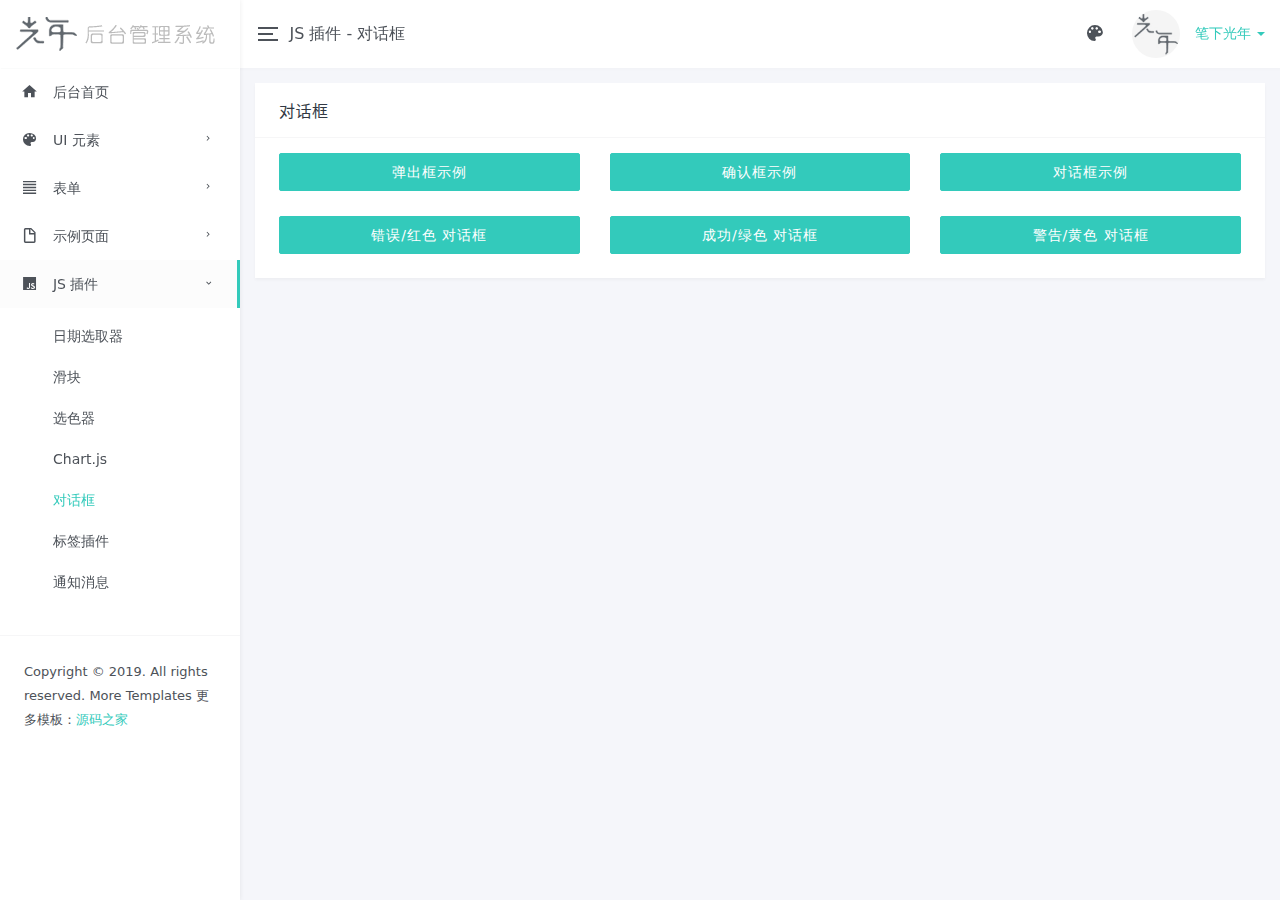
<file: LightYear/lyear_js_jconfirm.html>
<!DOCTYPE html>
<html lang="zh">
<head>
<meta charset="utf-8">
<meta name="viewport" content="width=device-width, initial-scale=1, maximum-scale=1, user-scalable=no" />
<title>对话框 - 光年(Light Year Admin)后台管理系统模板</title>
<link rel="icon" href="favicon.ico" type="image/ico">
<meta name="keywords" content="LightYear,光年,后台模板,后台管理系统,光年HTML模板">
<meta name="description" content="LightYear是一个基于Bootstrap v3.3.7的后台管理系统的HTML模板。">
<meta name="author" content="yinqi">
<link href="css/bootstrap.min.css" rel="stylesheet">
<link href="css/materialdesignicons.min.css" rel="stylesheet">
<!--对话框-->
<link rel="stylesheet" href="js/jconfirm/jquery-confirm.min.css">
<link href="css/style.min.css" rel="stylesheet">
</head>
  
<body>
<div class="lyear-layout-web">
  <div class="lyear-layout-container">
    <!--左侧导航-->
    <aside class="lyear-layout-sidebar">
       
      <!-- logo -->
      <div id="logo" class="sidebar-header">
        <a href="index.html"><img src="images/logo-sidebar.png" title="LightYear" alt="LightYear" /></a>
      </div>
      <div class="lyear-layout-sidebar-scroll">
        
        <nav class="sidebar-main">
          <ul class="nav nav-drawer">
            <li class="nav-item"> <a href="index.html"><i class="mdi mdi-home"></i> 后台首页</a> </li>
            <li class="nav-item nav-item-has-subnav">
              <a href="javascript:void(0)"><i class="mdi mdi-palette"></i> UI 元素</a>
              <ul class="nav nav-subnav">
                <li> <a href="lyear_ui_buttons.html">按钮</a> </li>
                <li> <a href="lyear_ui_cards.html">卡片</a> </li>
                <li> <a href="lyear_ui_grid.html">格栅</a> </li>
                <li> <a href="lyear_ui_icons.html">图标</a> </li>
                <li> <a href="lyear_ui_tables.html">表格</a> </li>
                <li> <a href="lyear_ui_modals.html">模态框</a> </li>
                <li> <a href="lyear_ui_tooltips_popover.html">提示 / 弹出框</a> </li>
                <li> <a href="lyear_ui_alerts.html">警告框</a> </li>
                <li> <a href="lyear_ui_pagination.html">分页</a> </li>
                <li> <a href="lyear_ui_progress.html">进度条</a> </li>
                <li> <a href="lyear_ui_tabs.html">标签页</a> </li>
                <li> <a href="lyear_ui_typography.html">排版</a> </li>
                <li> <a href="lyear_ui_step.html">步骤</a> </li>
                <li> <a href="lyear_ui_other.html">其他</a> </li>
              </ul>
            </li>
            <li class="nav-item nav-item-has-subnav">
              <a href="javascript:void(0)"><i class="mdi mdi-format-align-justify"></i> 表单</a>
              <ul class="nav nav-subnav">
                <li> <a href="lyear_forms_elements.html">基本元素</a> </li>
                <li> <a href="lyear_forms_radio.html">单选框</a> </li>
                <li> <a href="lyear_forms_checkbox.html">复选框</a> </li>
                <li> <a href="lyear_forms_switch.html">开关</a> </li>
              </ul>
            </li>
            <li class="nav-item nav-item-has-subnav">
              <a href="javascript:void(0)"><i class="mdi mdi-file-outline"></i> 示例页面</a>
              <ul class="nav nav-subnav">
                <li> <a href="lyear_pages_doc.html">文档列表</a> </li>
                <li> <a href="lyear_pages_gallery.html">图库列表</a> </li>
                <li> <a href="lyear_pages_config.html">网站配置</a> </li>
                <li> <a href="lyear_pages_rabc.html">设置权限</a> </li>
                <li> <a href="lyear_pages_add_doc.html">新增文档</a> </li>
                <li> <a href="lyear_pages_guide.html">表单向导</a> </li>
                <li> <a href="lyear_pages_login.html">登录页面</a> </li>
                <li> <a href="lyear_pages_error.html">错误页面</a> </li>
              </ul>
            </li>
            <li class="nav-item nav-item-has-subnav active open">
              <a href="javascript:void(0)"><i class="mdi mdi-language-javascript"></i> JS 插件</a>
              <ul class="nav nav-subnav">
                <li> <a href="lyear_js_datepicker.html">日期选取器</a> </li>
                <li> <a href="lyear_js_sliders.html">滑块</a> </li>
                <li> <a href="lyear_js_colorpicker.html">选色器</a> </li>
                <li> <a href="lyear_js_chartjs.html">Chart.js</a> </li>
                <li class="active"> <a href="lyear_js_jconfirm.html">对话框</a> </li>
                <li> <a href="lyear_js_tags_input.html">标签插件</a> </li>
                <li> <a href="lyear_js_notify.html">通知消息</a> </li>
              </ul>
            </li>
          </ul>
        </nav>
        
        <div class="sidebar-footer">
          <p class="copyright">Copyright &copy; 2019. All rights reserved. More Templates 更多模板：<a href="http://www.mycodes.net/" target="_blank">源码之家</a></p>
        </div>
      </div>
      
    </aside>
    <!--End 左侧导航-->
    
    <!--头部信息-->
    <header class="lyear-layout-header">
      
      <nav class="navbar navbar-default">
        <div class="topbar">
          
          <div class="topbar-left">
            <div class="lyear-aside-toggler">
              <span class="lyear-toggler-bar"></span>
              <span class="lyear-toggler-bar"></span>
              <span class="lyear-toggler-bar"></span>
            </div>
            <span class="navbar-page-title"> JS 插件 - 对话框 </span>
          </div>
          
          <ul class="topbar-right">
            <li class="dropdown dropdown-profile">
              <a href="javascript:void(0)" data-toggle="dropdown">
                <img class="img-avatar img-avatar-48 m-r-10" src="images/users/avatar.jpg" alt="笔下光年" />
                <span>笔下光年 <span class="caret"></span></span>
              </a>
              <ul class="dropdown-menu dropdown-menu-right">
                <li> <a href="lyear_pages_profile.html"><i class="mdi mdi-account"></i> 个人信息</a> </li>
                <li> <a href="lyear_pages_edit_pwd.html"><i class="mdi mdi-lock-outline"></i> 修改密码</a> </li>
                <li> <a href="javascript:void(0)"><i class="mdi mdi-delete"></i> 清空缓存</a></li>
                <li class="divider"></li>
                <li> <a href="lyear_pages_login.html"><i class="mdi mdi-logout-variant"></i> 退出登录</a> </li>
              </ul>
            </li>
            <!--切换主题配色-->
		    <li class="dropdown dropdown-skin">
			  <span data-toggle="dropdown" class="icon-palette"><i class="mdi mdi-palette"></i></span>
			  <ul class="dropdown-menu dropdown-menu-right" data-stopPropagation="true">
                <li class="drop-title"><p>主题</p></li>
                <li class="drop-skin-li clearfix">
                  <span class="inverse">
                    <input type="radio" name="site_theme" value="default" id="site_theme_1" checked>
                    <label for="site_theme_1"></label>
                  </span>
                  <span>
                    <input type="radio" name="site_theme" value="dark" id="site_theme_2">
                    <label for="site_theme_2"></label>
                  </span>
                  <span>
                    <input type="radio" name="site_theme" value="translucent" id="site_theme_3">
                    <label for="site_theme_3"></label>
                  </span>
                </li>
			    <li class="drop-title"><p>LOGO</p></li>
				<li class="drop-skin-li clearfix">
                  <span class="inverse">
                    <input type="radio" name="logo_bg" value="default" id="logo_bg_1" checked>
                    <label for="logo_bg_1"></label>
                  </span>
                  <span>
                    <input type="radio" name="logo_bg" value="color_2" id="logo_bg_2">
                    <label for="logo_bg_2"></label>
                  </span>
                  <span>
                    <input type="radio" name="logo_bg" value="color_3" id="logo_bg_3">
                    <label for="logo_bg_3"></label>
                  </span>
                  <span>
                    <input type="radio" name="logo_bg" value="color_4" id="logo_bg_4">
                    <label for="logo_bg_4"></label>
                  </span>
                  <span>
                    <input type="radio" name="logo_bg" value="color_5" id="logo_bg_5">
                    <label for="logo_bg_5"></label>
                  </span>
                  <span>
                    <input type="radio" name="logo_bg" value="color_6" id="logo_bg_6">
                    <label for="logo_bg_6"></label>
                  </span>
                  <span>
                    <input type="radio" name="logo_bg" value="color_7" id="logo_bg_7">
                    <label for="logo_bg_7"></label>
                  </span>
                  <span>
                    <input type="radio" name="logo_bg" value="color_8" id="logo_bg_8">
                    <label for="logo_bg_8"></label>
                  </span>
				</li>
				<li class="drop-title"><p>头部</p></li>
				<li class="drop-skin-li clearfix">
                  <span class="inverse">
                    <input type="radio" name="header_bg" value="default" id="header_bg_1" checked>
                    <label for="header_bg_1"></label>                      
                  </span>                                                    
                  <span>                                                     
                    <input type="radio" name="header_bg" value="color_2" id="header_bg_2">
                    <label for="header_bg_2"></label>                      
                  </span>                                                    
                  <span>                                                     
                    <input type="radio" name="header_bg" value="color_3" id="header_bg_3">
                    <label for="header_bg_3"></label>
                  </span>
                  <span>
                    <input type="radio" name="header_bg" value="color_4" id="header_bg_4">
                    <label for="header_bg_4"></label>                      
                  </span>                                                    
                  <span>                                                     
                    <input type="radio" name="header_bg" value="color_5" id="header_bg_5">
                    <label for="header_bg_5"></label>                      
                  </span>                                                    
                  <span>                                                     
                    <input type="radio" name="header_bg" value="color_6" id="header_bg_6">
                    <label for="header_bg_6"></label>                      
                  </span>                                                    
                  <span>                                                     
                    <input type="radio" name="header_bg" value="color_7" id="header_bg_7">
                    <label for="header_bg_7"></label>
                  </span>
                  <span>
                    <input type="radio" name="header_bg" value="color_8" id="header_bg_8">
                    <label for="header_bg_8"></label>
                  </span>
				</li>
				<li class="drop-title"><p>侧边栏</p></li>
				<li class="drop-skin-li clearfix">
                  <span class="inverse">
                    <input type="radio" name="sidebar_bg" value="default" id="sidebar_bg_1" checked>
                    <label for="sidebar_bg_1"></label>
                  </span>
                  <span>
                    <input type="radio" name="sidebar_bg" value="color_2" id="sidebar_bg_2">
                    <label for="sidebar_bg_2"></label>
                  </span>
                  <span>
                    <input type="radio" name="sidebar_bg" value="color_3" id="sidebar_bg_3">
                    <label for="sidebar_bg_3"></label>
                  </span>
                  <span>
                    <input type="radio" name="sidebar_bg" value="color_4" id="sidebar_bg_4">
                    <label for="sidebar_bg_4"></label>
                  </span>
                  <span>
                    <input type="radio" name="sidebar_bg" value="color_5" id="sidebar_bg_5">
                    <label for="sidebar_bg_5"></label>
                  </span>
                  <span>
                    <input type="radio" name="sidebar_bg" value="color_6" id="sidebar_bg_6">
                    <label for="sidebar_bg_6"></label>
                  </span>
                  <span>
                    <input type="radio" name="sidebar_bg" value="color_7" id="sidebar_bg_7">
                    <label for="sidebar_bg_7"></label>
                  </span>
                  <span>
                    <input type="radio" name="sidebar_bg" value="color_8" id="sidebar_bg_8">
                    <label for="sidebar_bg_8"></label>
                  </span>
				</li>
			  </ul>
			</li>
            <!--切换主题配色-->
          </ul>
          
        </div>
      </nav>
      
    </header>
    <!--End 头部信息-->
    
    <!--页面主要内容-->
    <main class="lyear-layout-content">
      
      <div class="container-fluid">
        
        <div class="row">
          <div class="col-lg-12">
            <div class="card">
              <div class="card-header"><h4>对话框</h4></div>
              <div class="card-body">

                <div class="row">
                  <div class="col-md-4">
                    <button class="btn btn-primary btn-block example-p-1">弹出框示例</button>
                  </div>
                  <div class="col-md-4">
                    <button class="btn btn-primary btn-block example-p-2">确认框示例</button>
                  </div>
                  <div class="col-md-4">
                    <button class="btn btn-primary btn-block example-p-3">对话框示例</button>
                  </div>
                  <br/><br/><br/>
                  <div class="col-md-4">
                    <button class="btn btn-primary btn-block example-p-4">错误/红色 对话框</button>
                  </div>
                  <div class="col-md-4">
                    <button class="btn btn-primary btn-block example-p-5">成功/绿色 对话框</button>
                  </div>
                  <div class="col-md-4">
                    <button class="btn btn-primary btn-block example-p-6">警告/黄色 对话框</button>
                  </div>
                  
                </div>
       
              </div>
            </div>
          </div>
          
        </div>
        
      </div>
      
    </main>
    <!--End 页面主要内容-->
  </div>
</div>

<script type="text/javascript" src="js/jquery.min.js"></script>
<script type="text/javascript" src="js/bootstrap.min.js"></script>
<script type="text/javascript" src="js/perfect-scrollbar.min.js"></script>
<!--对话框-->
<script src="js/jconfirm/jquery-confirm.min.js"></script>
<script type="text/javascript" src="js/main.min.js"></script>
<script type="text/javascript">
$('.example-p-1').on('click', function () {
    $.alert({
        title: '嗨',
        content: '这是对用户的简单提示框。 <br> 一些 <strong>HTML</strong> <em>内容</em>',
		buttons: {
			confirm: {
				text: '确认',
				btnClass: 'btn-primary',
				action: function(){
                    $.alert('你点击了确认!');
				}
			},
			cancel: {
				text: '取消',
				action: function () {
                    $.alert('你点击了取消!');
				}
			}
		}
    });
});
$('.example-p-2').on('click', function () {
    $.confirm({
        title: '对话框',
        content: '一些内容...',
        buttons: {
            confirm: {
                text: '确认',
                action: function(){
                    $.alert('确认的!');
                }
            },
            cancel: {
                text: '关闭',
                action: function(){
                    $.alert('取消的!');
                }
            },
            somethingElse: {
                text: '其他',
                btnClass: 'btn-blue',
                keys: ['enter', 'shift'],
                action: function(){
                    $.alert('其他的选择？');
                }
            }
        }
    });
});
$('.example-p-3').on('click', function () {
    $.confirm({
        title: '提示',
        content: '' +
        '<form action="" class="formName">' +
        '<div class="form-group">' +
        '<label>请输入您的姓名</label>' +
        '<input type="text" placeholder="姓名" class="name form-control" required />' +
        '</div>' +
        '</form>',
        buttons: {
            formSubmit: {
                text: '提交',
                btnClass: 'btn-blue',
                action: function () {
                    var name = this.$content.find('.name').val();
                    if(!name){
                        $.alert('请您输入您的姓名');
                        return false;
                    }
                    $.alert('您的姓名是： ' + name);
                }
            },
            cancel: {
                text: '取消'
            },
        },
        onContentReady: function () {
            var jc = this;
            this.$content.find('form').on('submit', function (e) {
                e.preventDefault();
                jc.$$formSubmit.trigger('click');
            });
        }
    });
});
$('.example-p-4').on('click', function () {
    $.confirm({
        title: '错误提示',
        content: '笑江湖浪迹十年游，空负少年头。对铜驼巷陌，吟情渺渺，心事悠悠！酒冷诗残梦断，南国正清秋。',
        type: 'red',
        typeAnimated: true,
        buttons: {
            tryAgain: {
                text: '重试',
                btnClass: 'btn-red',
                action: function(){
                }
            },
            close: {
                text: '关闭'
            }
        }
    });
});
$('.example-p-5').on('click', function () {
    $.confirm({
        title: '成功',
        content: '难消受灯昏罗帐，怅昙花一现恨难休！飘零惯，金戈铁马，拼葬荒丘！',
        type: 'green',
        buttons: {
            omg: {
                text: '谢谢',
                btnClass: 'btn-green',
            },
            close: {
                text: '关闭',
            }
        }
    });
});
$('.example-p-6').on('click', function () {
    $.confirm({
        title: '警告',
        content: '把剑凄然望，无处招归舟。明日天涯路远，问谁留楚佩，弄影中洲？数英雄儿女，俯仰古今愁。',
        type: 'orange',
        typeAnimated: false,
        buttons: {
            omg: {
                text: '重试',
                btnClass: 'btn-orange',
            },
            close: {
                text: '关闭',
            }
        }
    });
});
</script>
</body>
</html>
</file>
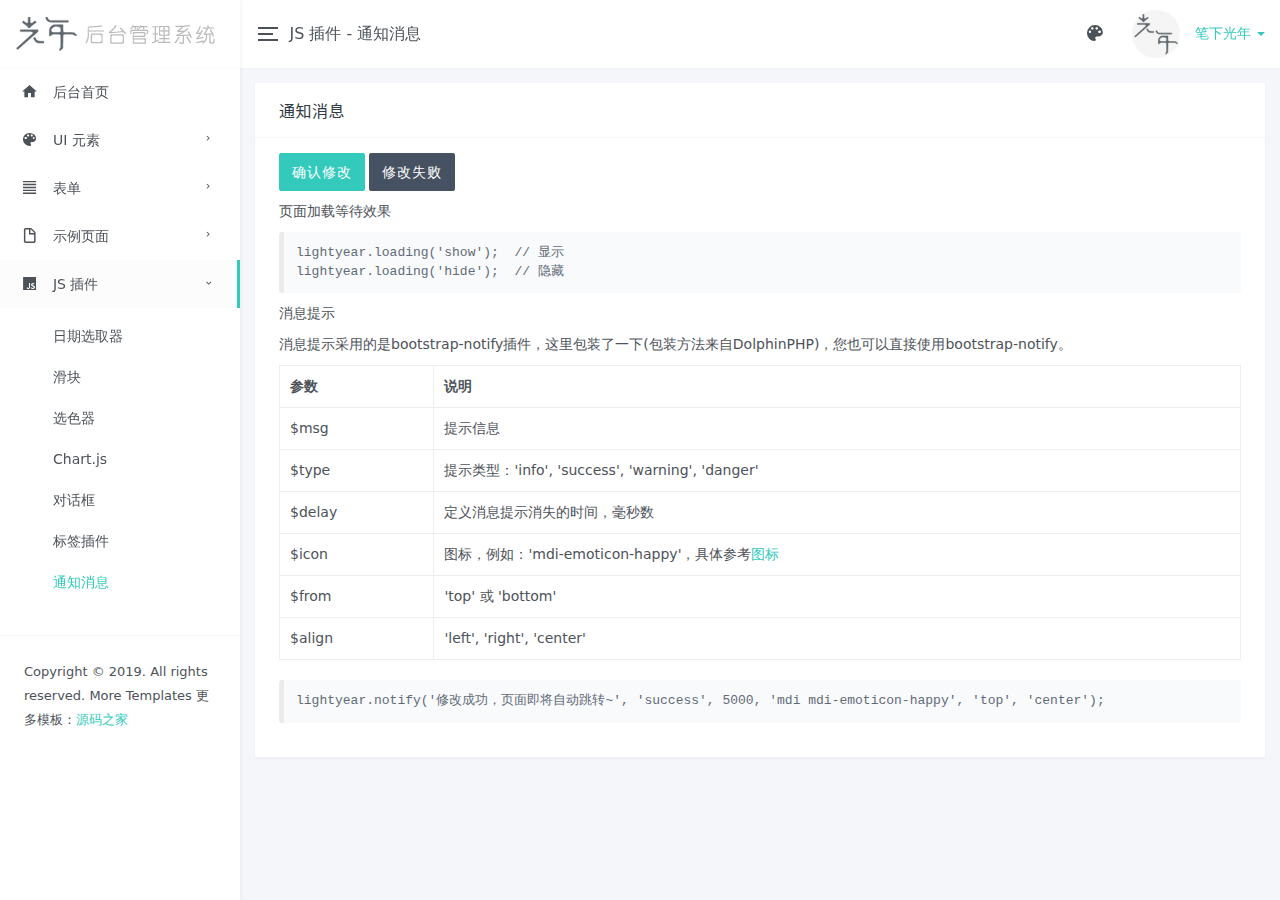
<file: LightYear/lyear_js_notify.html>
<!DOCTYPE html>
<html lang="zh">
<head>
<meta charset="utf-8">
<meta name="viewport" content="width=device-width, initial-scale=1, maximum-scale=1, user-scalable=no" />
<title>通知消息 - 光年(Light Year Admin)后台管理系统模板</title>
<link rel="icon" href="favicon.ico" type="image/ico">
<meta name="keywords" content="LightYear,光年,后台模板,后台管理系统,光年HTML模板">
<meta name="description" content="LightYear是一个基于Bootstrap v3.3.7的后台管理系统的HTML模板。">
<meta name="author" content="yinqi">
<link href="css/bootstrap.min.css" rel="stylesheet">
<link href="css/materialdesignicons.min.css" rel="stylesheet">
<link href="css/animate.css" rel="stylesheet">
<link href="css/style.min.css" rel="stylesheet">
</head>
  
<body>
<div class="lyear-layout-web">
  <div class="lyear-layout-container">
    <!--左侧导航-->
    <aside class="lyear-layout-sidebar">
       
      <!-- logo -->
      <div id="logo" class="sidebar-header">
        <a href="index.html"><img src="images/logo-sidebar.png" title="LightYear" alt="LightYear" /></a>
      </div>
      <div class="lyear-layout-sidebar-scroll">
        
        <nav class="sidebar-main">
          <ul class="nav nav-drawer">
            <li class="nav-item"> <a href="index.html"><i class="mdi mdi-home"></i> 后台首页</a> </li>
            <li class="nav-item nav-item-has-subnav">
              <a href="javascript:void(0)"><i class="mdi mdi-palette"></i> UI 元素</a>
              <ul class="nav nav-subnav">
                <li> <a href="lyear_ui_buttons.html">按钮</a> </li>
                <li> <a href="lyear_ui_cards.html">卡片</a> </li>
                <li> <a href="lyear_ui_grid.html">格栅</a> </li>
                <li> <a href="lyear_ui_icons.html">图标</a> </li>
                <li> <a href="lyear_ui_tables.html">表格</a> </li>
                <li> <a href="lyear_ui_modals.html">模态框</a> </li>
                <li> <a href="lyear_ui_tooltips_popover.html">提示 / 弹出框</a> </li>
                <li> <a href="lyear_ui_alerts.html">警告框</a> </li>
                <li> <a href="lyear_ui_pagination.html">分页</a> </li>
                <li> <a href="lyear_ui_progress.html">进度条</a> </li>
                <li> <a href="lyear_ui_tabs.html">标签页</a> </li>
                <li> <a href="lyear_ui_typography.html">排版</a> </li>
                <li> <a href="lyear_ui_step.html">步骤</a> </li>
                <li> <a href="lyear_ui_other.html">其他</a> </li>
              </ul>
            </li>
            <li class="nav-item nav-item-has-subnav">
              <a href="javascript:void(0)"><i class="mdi mdi-format-align-justify"></i> 表单</a>
              <ul class="nav nav-subnav">
                <li> <a href="lyear_forms_elements.html">基本元素</a> </li>
                <li> <a href="lyear_forms_radio.html">单选框</a> </li>
                <li> <a href="lyear_forms_checkbox.html">复选框</a> </li>
                <li> <a href="lyear_forms_switch.html">开关</a> </li>
              </ul>
            </li>
            <li class="nav-item nav-item-has-subnav">
              <a href="javascript:void(0)"><i class="mdi mdi-file-outline"></i> 示例页面</a>
              <ul class="nav nav-subnav">
                <li> <a href="lyear_pages_doc.html">文档列表</a> </li>
                <li> <a href="lyear_pages_gallery.html">图库列表</a> </li>
                <li> <a href="lyear_pages_config.html">网站配置</a> </li>
                <li> <a href="lyear_pages_rabc.html">设置权限</a> </li>
                <li> <a href="lyear_pages_add_doc.html">新增文档</a> </li>
                <li> <a href="lyear_pages_guide.html">表单向导</a> </li>
                <li> <a href="lyear_pages_login.html">登录页面</a> </li>
                <li> <a href="lyear_pages_error.html">错误页面</a> </li>
              </ul>
            </li>
            <li class="nav-item nav-item-has-subnav active open">
              <a href="javascript:void(0)"><i class="mdi mdi-language-javascript"></i> JS 插件</a>
              <ul class="nav nav-subnav">
                <li> <a href="lyear_js_datepicker.html">日期选取器</a> </li>
                <li> <a href="lyear_js_sliders.html">滑块</a> </li>
                <li> <a href="lyear_js_colorpicker.html">选色器</a> </li>
                <li> <a href="lyear_js_chartjs.html">Chart.js</a> </li>
                <li> <a href="lyear_js_jconfirm.html">对话框</a> </li>
                <li> <a href="lyear_js_tags_input.html">标签插件</a> </li>
                <li class="active"> <a href="lyear_js_notify.html">通知消息</a> </li>
              </ul>
            </li>
          </ul>
        </nav>
        
        <div class="sidebar-footer">
          <p class="copyright">Copyright &copy; 2019. All rights reserved. More Templates 更多模板：<a href="http://www.mycodes.net/" target="_blank">源码之家</a></p>
        </div>
      </div>
      
    </aside>
    <!--End 左侧导航-->
    
    <!--头部信息-->
    <header class="lyear-layout-header">
      
      <nav class="navbar navbar-default">
        <div class="topbar">
          
          <div class="topbar-left">
            <div class="lyear-aside-toggler">
              <span class="lyear-toggler-bar"></span>
              <span class="lyear-toggler-bar"></span>
              <span class="lyear-toggler-bar"></span>
            </div>
            <span class="navbar-page-title"> JS 插件 - 通知消息 </span>
          </div>
          
          <ul class="topbar-right">
            <li class="dropdown dropdown-profile">
              <a href="javascript:void(0)" data-toggle="dropdown">
                <img class="img-avatar img-avatar-48 m-r-10" src="images/users/avatar.jpg" alt="笔下光年" />
                <span>笔下光年 <span class="caret"></span></span>
              </a>
              <ul class="dropdown-menu dropdown-menu-right">
                <li> <a href="lyear_pages_profile.html"><i class="mdi mdi-account"></i> 个人信息</a> </li>
                <li> <a href="lyear_pages_edit_pwd.html"><i class="mdi mdi-lock-outline"></i> 修改密码</a> </li>
                <li> <a href="javascript:void(0)"><i class="mdi mdi-delete"></i> 清空缓存</a></li>
                <li class="divider"></li>
                <li> <a href="lyear_pages_login.html"><i class="mdi mdi-logout-variant"></i> 退出登录</a> </li>
              </ul>
            </li>
            <!--切换主题配色-->
		    <li class="dropdown dropdown-skin">
			  <span data-toggle="dropdown" class="icon-palette"><i class="mdi mdi-palette"></i></span>
			  <ul class="dropdown-menu dropdown-menu-right" data-stopPropagation="true">
                <li class="drop-title"><p>主题</p></li>
                <li class="drop-skin-li clearfix">
                  <span class="inverse">
                    <input type="radio" name="site_theme" value="default" id="site_theme_1" checked>
                    <label for="site_theme_1"></label>
                  </span>
                  <span>
                    <input type="radio" name="site_theme" value="dark" id="site_theme_2">
                    <label for="site_theme_2"></label>
                  </span>
                  <span>
                    <input type="radio" name="site_theme" value="translucent" id="site_theme_3">
                    <label for="site_theme_3"></label>
                  </span>
                </li>
			    <li class="drop-title"><p>LOGO</p></li>
				<li class="drop-skin-li clearfix">
                  <span class="inverse">
                    <input type="radio" name="logo_bg" value="default" id="logo_bg_1" checked>
                    <label for="logo_bg_1"></label>
                  </span>
                  <span>
                    <input type="radio" name="logo_bg" value="color_2" id="logo_bg_2">
                    <label for="logo_bg_2"></label>
                  </span>
                  <span>
                    <input type="radio" name="logo_bg" value="color_3" id="logo_bg_3">
                    <label for="logo_bg_3"></label>
                  </span>
                  <span>
                    <input type="radio" name="logo_bg" value="color_4" id="logo_bg_4">
                    <label for="logo_bg_4"></label>
                  </span>
                  <span>
                    <input type="radio" name="logo_bg" value="color_5" id="logo_bg_5">
                    <label for="logo_bg_5"></label>
                  </span>
                  <span>
                    <input type="radio" name="logo_bg" value="color_6" id="logo_bg_6">
                    <label for="logo_bg_6"></label>
                  </span>
                  <span>
                    <input type="radio" name="logo_bg" value="color_7" id="logo_bg_7">
                    <label for="logo_bg_7"></label>
                  </span>
                  <span>
                    <input type="radio" name="logo_bg" value="color_8" id="logo_bg_8">
                    <label for="logo_bg_8"></label>
                  </span>
				</li>
				<li class="drop-title"><p>头部</p></li>
				<li class="drop-skin-li clearfix">
                  <span class="inverse">
                    <input type="radio" name="header_bg" value="default" id="header_bg_1" checked>
                    <label for="header_bg_1"></label>                      
                  </span>                                                    
                  <span>                                                     
                    <input type="radio" name="header_bg" value="color_2" id="header_bg_2">
                    <label for="header_bg_2"></label>                      
                  </span>                                                    
                  <span>                                                     
                    <input type="radio" name="header_bg" value="color_3" id="header_bg_3">
                    <label for="header_bg_3"></label>
                  </span>
                  <span>
                    <input type="radio" name="header_bg" value="color_4" id="header_bg_4">
                    <label for="header_bg_4"></label>                      
                  </span>                                                    
                  <span>                                                     
                    <input type="radio" name="header_bg" value="color_5" id="header_bg_5">
                    <label for="header_bg_5"></label>                      
                  </span>                                                    
                  <span>                                                     
                    <input type="radio" name="header_bg" value="color_6" id="header_bg_6">
                    <label for="header_bg_6"></label>                      
                  </span>                                                    
                  <span>                                                     
                    <input type="radio" name="header_bg" value="color_7" id="header_bg_7">
                    <label for="header_bg_7"></label>
                  </span>
                  <span>
                    <input type="radio" name="header_bg" value="color_8" id="header_bg_8">
                    <label for="header_bg_8"></label>
                  </span>
				</li>
				<li class="drop-title"><p>侧边栏</p></li>
				<li class="drop-skin-li clearfix">
                  <span class="inverse">
                    <input type="radio" name="sidebar_bg" value="default" id="sidebar_bg_1" checked>
                    <label for="sidebar_bg_1"></label>
                  </span>
                  <span>
                    <input type="radio" name="sidebar_bg" value="color_2" id="sidebar_bg_2">
                    <label for="sidebar_bg_2"></label>
                  </span>
                  <span>
                    <input type="radio" name="sidebar_bg" value="color_3" id="sidebar_bg_3">
                    <label for="sidebar_bg_3"></label>
                  </span>
                  <span>
                    <input type="radio" name="sidebar_bg" value="color_4" id="sidebar_bg_4">
                    <label for="sidebar_bg_4"></label>
                  </span>
                  <span>
                    <input type="radio" name="sidebar_bg" value="color_5" id="sidebar_bg_5">
                    <label for="sidebar_bg_5"></label>
                  </span>
                  <span>
                    <input type="radio" name="sidebar_bg" value="color_6" id="sidebar_bg_6">
                    <label for="sidebar_bg_6"></label>
                  </span>
                  <span>
                    <input type="radio" name="sidebar_bg" value="color_7" id="sidebar_bg_7">
                    <label for="sidebar_bg_7"></label>
                  </span>
                  <span>
                    <input type="radio" name="sidebar_bg" value="color_8" id="sidebar_bg_8">
                    <label for="sidebar_bg_8"></label>
                  </span>
				</li>
			  </ul>
			</li>
            <!--切换主题配色-->
          </ul>
          
        </div>
      </nav>
      
    </header>
    <!--End 头部信息-->
    
    <!--页面主要内容-->
    <main class="lyear-layout-content">
      
      <div class="container-fluid">
        
        <div class="row">
          <div class="col-lg-12">
            <div class="card">
              <div class="card-header"><h4>通知消息</h4></div>
              <div class="card-body">
                
                <button type="button" class="btn btn-primary" id="example-success-notify">确认修改</button>
                <button type="button" class="btn btn-dark" id="example-error-notify">修改失败</button>
                
                <p class="m-t-10">页面加载等待效果</p>
                <pre><code>lightyear.loading('show');  // 显示
lightyear.loading('hide');  // 隐藏</code></pre>
                
                <p class="m-t-10">消息提示</p>
                <p>消息提示采用的是bootstrap-notify插件，这里包装了一下(包装方法来自DolphinPHP)，您也可以直接使用bootstrap-notify。</p>
                <table class="table table-bordered">
                  <tr>
                    <th>参数</th>
                    <th>说明</th>
                  </tr>
                  <tr>
                    <td>$msg</td>
                    <td>提示信息</td>
                  </tr>
                  <tr>
                    <td>$type</td>
                    <td>提示类型：'info', 'success', 'warning', 'danger'</td>
                  </tr>
                  <tr>
                    <td>$delay</td>
                    <td>定义消息提示消失的时间，毫秒数</td>
                  </tr>
                  <tr>
                    <td>$icon</td>
                    <td>图标，例如：'mdi-emoticon-happy'，具体参考<a href="lyear_ui_icons.html">图标</a> </td>
                  </tr>
                  <tr>
                    <td>$from</td>
                    <td>'top' 或 'bottom'</td>
                  </tr>
                  <tr>
                    <td>$align</td>
                    <td>'left', 'right', 'center'</td>
                  </tr>
                </table>
                <pre><code>lightyear.notify('修改成功，页面即将自动跳转~', 'success', 5000, 'mdi mdi-emoticon-happy', 'top', 'center');</code></pre>
              </div>
            </div>
          </div>
          
        </div>
        
      </div>
      
    </main>
    <!--End 页面主要内容-->
  </div>
</div>

<script type="text/javascript" src="js/jquery.min.js"></script>
<script type="text/javascript" src="js/bootstrap.min.js"></script>
<script type="text/javascript" src="js/perfect-scrollbar.min.js"></script>
<!--消息提示-->
<script src="js/bootstrap-notify.min.js"></script>
<script type="text/javascript" src="js/lightyear.js"></script>
<script type="text/javascript" src="js/main.min.js"></script>

<script type="text/javascript">
// 消息提示示例
$('#example-success-notify').on('click', function(){
    lightyear.loading('show');
    // 假设ajax提交操作
    setTimeout(function() {
        lightyear.loading('hide');
        lightyear.notify('修改成功，页面即将自动跳转~', 'success', 3000);
    }, 1e3)
});
$('#example-error-notify').on('click', function(){
    lightyear.loading('show');
    // 假设ajax提交操作
    setTimeout(function() {
        lightyear.loading('hide');
        lightyear.notify('服务器错误，请稍后再试~', 'danger', 100);
    }, 1e3)
});
</script>
</body>
</html>
</file>
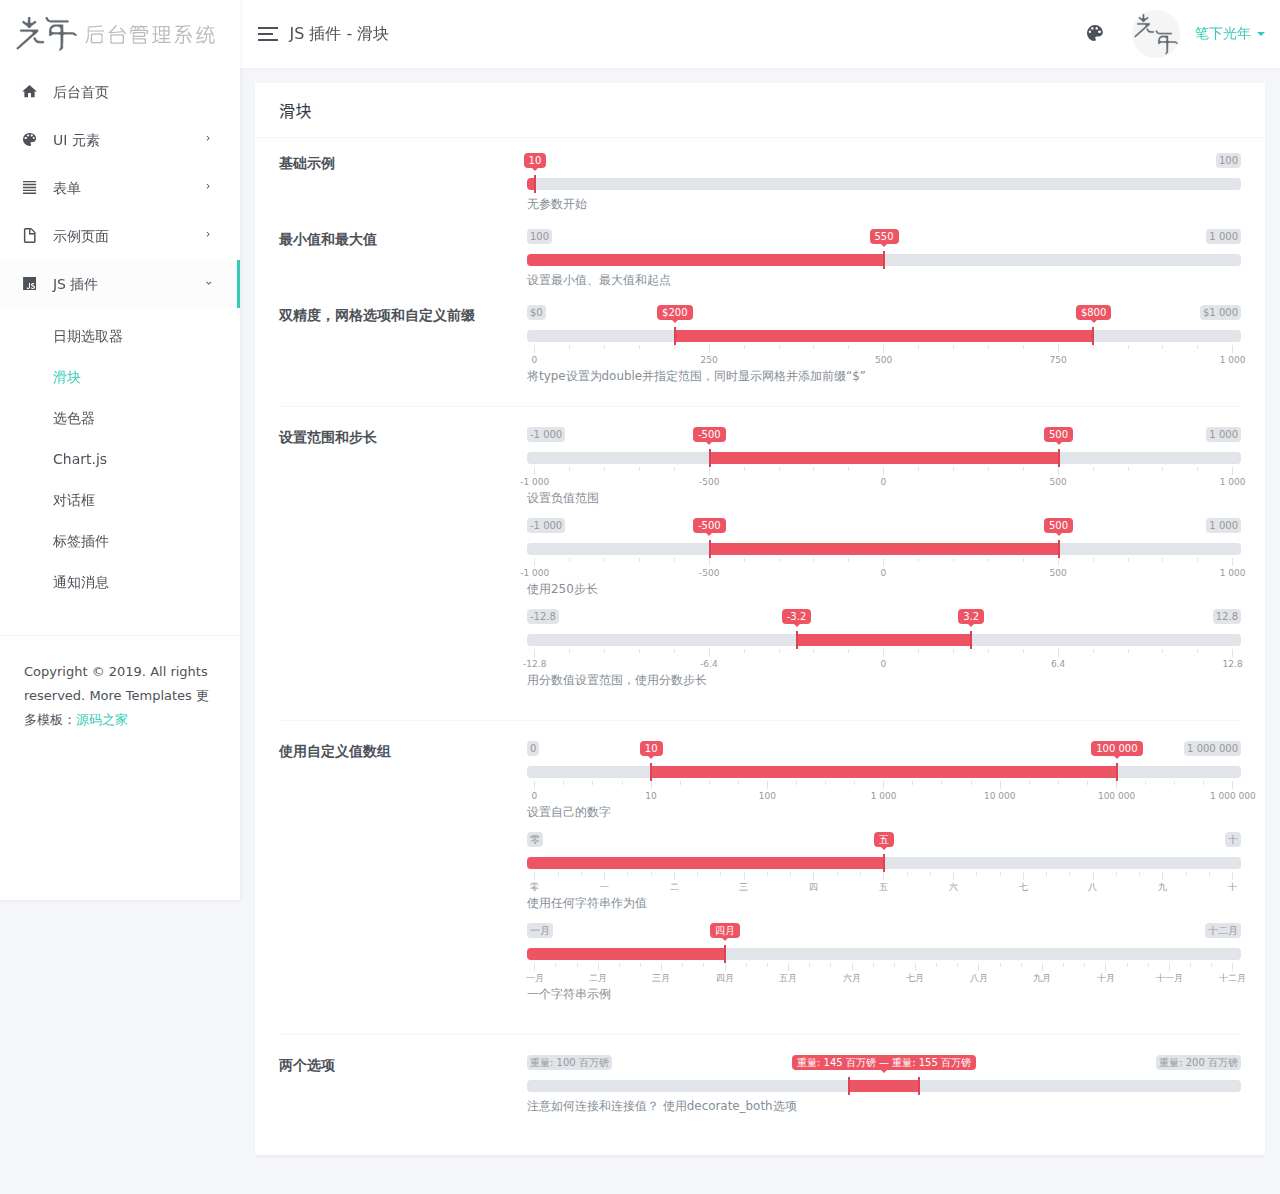
<file: LightYear/lyear_js_sliders.html>
<!DOCTYPE html>
<html lang="zh">
<head>
<meta charset="utf-8">
<meta name="viewport" content="width=device-width, initial-scale=1, maximum-scale=1, user-scalable=no" />
<title>滑块 - 光年(Light Year Admin)后台管理系统模板</title>
<link rel="icon" href="favicon.ico" type="image/ico">
<meta name="keywords" content="LightYear,光年,后台模板,后台管理系统,光年HTML模板">
<meta name="description" content="LightYear是一个基于Bootstrap v3.3.7的后台管理系统的HTML模板。">
<meta name="author" content="yinqi">
<link href="css/bootstrap.min.css" rel="stylesheet">
<link href="css/materialdesignicons.min.css" rel="stylesheet">
<!--滑块插件-->
<link rel="stylesheet" href="js/ion-rangeslider/ion.rangeSlider.min.css">
<link href="css/style.min.css" rel="stylesheet">
</head>
  
<body>
<div class="lyear-layout-web">
  <div class="lyear-layout-container">
    <!--左侧导航-->
    <aside class="lyear-layout-sidebar">
       
      <!-- logo -->
      <div id="logo" class="sidebar-header">
        <a href="index.html"><img src="images/logo-sidebar.png" title="LightYear" alt="LightYear" /></a>
      </div>
      <div class="lyear-layout-sidebar-scroll">
        
        <nav class="sidebar-main">
          <ul class="nav nav-drawer">
            <li class="nav-item"> <a href="index.html"><i class="mdi mdi-home"></i> 后台首页</a> </li>
            <li class="nav-item nav-item-has-subnav">
              <a href="javascript:void(0)"><i class="mdi mdi-palette"></i> UI 元素</a>
              <ul class="nav nav-subnav">
                <li> <a href="lyear_ui_buttons.html">按钮</a> </li>
                <li> <a href="lyear_ui_cards.html">卡片</a> </li>
                <li> <a href="lyear_ui_grid.html">格栅</a> </li>
                <li> <a href="lyear_ui_icons.html">图标</a> </li>
                <li> <a href="lyear_ui_tables.html">表格</a> </li>
                <li> <a href="lyear_ui_modals.html">模态框</a> </li>
                <li> <a href="lyear_ui_tooltips_popover.html">提示 / 弹出框</a> </li>
                <li> <a href="lyear_ui_alerts.html">警告框</a> </li>
                <li> <a href="lyear_ui_pagination.html">分页</a> </li>
                <li> <a href="lyear_ui_progress.html">进度条</a> </li>
                <li> <a href="lyear_ui_tabs.html">标签页</a> </li>
                <li> <a href="lyear_ui_typography.html">排版</a> </li>
                <li> <a href="lyear_ui_step.html">步骤</a> </li>
                <li> <a href="lyear_ui_other.html">其他</a> </li>
              </ul>
            </li>
            <li class="nav-item nav-item-has-subnav">
              <a href="javascript:void(0)"><i class="mdi mdi-format-align-justify"></i> 表单</a>
              <ul class="nav nav-subnav">
                <li> <a href="lyear_forms_elements.html">基本元素</a> </li>
                <li> <a href="lyear_forms_radio.html">单选框</a> </li>
                <li> <a href="lyear_forms_checkbox.html">复选框</a> </li>
                <li> <a href="lyear_forms_switch.html">开关</a> </li>
              </ul>
            </li>
            <li class="nav-item nav-item-has-subnav">
              <a href="javascript:void(0)"><i class="mdi mdi-file-outline"></i> 示例页面</a>
              <ul class="nav nav-subnav">
                <li> <a href="lyear_pages_doc.html">文档列表</a> </li>
                <li> <a href="lyear_pages_gallery.html">图库列表</a> </li>
                <li> <a href="lyear_pages_config.html">网站配置</a> </li>
                <li> <a href="lyear_pages_rabc.html">设置权限</a> </li>
                <li> <a href="lyear_pages_add_doc.html">新增文档</a> </li>
                <li> <a href="lyear_pages_guide.html">表单向导</a> </li>
                <li> <a href="lyear_pages_login.html">登录页面</a> </li>
                <li> <a href="lyear_pages_error.html">错误页面</a> </li>
              </ul>
            </li>
            <li class="nav-item nav-item-has-subnav active open">
              <a href="javascript:void(0)"><i class="mdi mdi-language-javascript"></i> JS 插件</a>
              <ul class="nav nav-subnav">
                <li> <a href="lyear_js_datepicker.html">日期选取器</a> </li>
                <li class="active"> <a href="lyear_js_sliders.html">滑块</a> </li>
                <li> <a href="lyear_js_colorpicker.html">选色器</a> </li>
                <li> <a href="lyear_js_chartjs.html">Chart.js</a> </li>
                <li> <a href="lyear_js_jconfirm.html">对话框</a> </li>
                <li> <a href="lyear_js_tags_input.html">标签插件</a> </li>
                <li> <a href="lyear_js_notify.html">通知消息</a> </li>
              </ul>
            </li>
          </ul>
        </nav>
        
        <div class="sidebar-footer">
          <p class="copyright">Copyright &copy; 2019. All rights reserved. More Templates 更多模板：<a href="http://www.mycodes.net/" target="_blank">源码之家</a></p>
        </div>
      </div>
      
    </aside>
    <!--End 左侧导航-->
    
    <!--头部信息-->
    <header class="lyear-layout-header">
      
      <nav class="navbar navbar-default">
        <div class="topbar">
          
          <div class="topbar-left">
            <div class="lyear-aside-toggler">
              <span class="lyear-toggler-bar"></span>
              <span class="lyear-toggler-bar"></span>
              <span class="lyear-toggler-bar"></span>
            </div>
            <span class="navbar-page-title"> JS 插件 - 滑块 </span>
          </div>
          
          <ul class="topbar-right">
            <li class="dropdown dropdown-profile">
              <a href="javascript:void(0)" data-toggle="dropdown">
                <img class="img-avatar img-avatar-48 m-r-10" src="images/users/avatar.jpg" alt="笔下光年" />
                <span>笔下光年 <span class="caret"></span></span>
              </a>
              <ul class="dropdown-menu dropdown-menu-right">
                <li> <a href="lyear_pages_profile.html"><i class="mdi mdi-account"></i> 个人信息</a> </li>
                <li> <a href="lyear_pages_edit_pwd.html"><i class="mdi mdi-lock-outline"></i> 修改密码</a> </li>
                <li> <a href="javascript:void(0)"><i class="mdi mdi-delete"></i> 清空缓存</a></li>
                <li class="divider"></li>
                <li> <a href="lyear_pages_login.html"><i class="mdi mdi-logout-variant"></i> 退出登录</a> </li>
              </ul>
            </li>
            <!--切换主题配色-->
		    <li class="dropdown dropdown-skin">
			  <span data-toggle="dropdown" class="icon-palette"><i class="mdi mdi-palette"></i></span>
			  <ul class="dropdown-menu dropdown-menu-right" data-stopPropagation="true">
                <li class="drop-title"><p>主题</p></li>
                <li class="drop-skin-li clearfix">
                  <span class="inverse">
                    <input type="radio" name="site_theme" value="default" id="site_theme_1" checked>
                    <label for="site_theme_1"></label>
                  </span>
                  <span>
                    <input type="radio" name="site_theme" value="dark" id="site_theme_2">
                    <label for="site_theme_2"></label>
                  </span>
                  <span>
                    <input type="radio" name="site_theme" value="translucent" id="site_theme_3">
                    <label for="site_theme_3"></label>
                  </span>
                </li>
			    <li class="drop-title"><p>LOGO</p></li>
				<li class="drop-skin-li clearfix">
                  <span class="inverse">
                    <input type="radio" name="logo_bg" value="default" id="logo_bg_1" checked>
                    <label for="logo_bg_1"></label>
                  </span>
                  <span>
                    <input type="radio" name="logo_bg" value="color_2" id="logo_bg_2">
                    <label for="logo_bg_2"></label>
                  </span>
                  <span>
                    <input type="radio" name="logo_bg" value="color_3" id="logo_bg_3">
                    <label for="logo_bg_3"></label>
                  </span>
                  <span>
                    <input type="radio" name="logo_bg" value="color_4" id="logo_bg_4">
                    <label for="logo_bg_4"></label>
                  </span>
                  <span>
                    <input type="radio" name="logo_bg" value="color_5" id="logo_bg_5">
                    <label for="logo_bg_5"></label>
                  </span>
                  <span>
                    <input type="radio" name="logo_bg" value="color_6" id="logo_bg_6">
                    <label for="logo_bg_6"></label>
                  </span>
                  <span>
                    <input type="radio" name="logo_bg" value="color_7" id="logo_bg_7">
                    <label for="logo_bg_7"></label>
                  </span>
                  <span>
                    <input type="radio" name="logo_bg" value="color_8" id="logo_bg_8">
                    <label for="logo_bg_8"></label>
                  </span>
				</li>
				<li class="drop-title"><p>头部</p></li>
				<li class="drop-skin-li clearfix">
                  <span class="inverse">
                    <input type="radio" name="header_bg" value="default" id="header_bg_1" checked>
                    <label for="header_bg_1"></label>                      
                  </span>                                                    
                  <span>                                                     
                    <input type="radio" name="header_bg" value="color_2" id="header_bg_2">
                    <label for="header_bg_2"></label>                      
                  </span>                                                    
                  <span>                                                     
                    <input type="radio" name="header_bg" value="color_3" id="header_bg_3">
                    <label for="header_bg_3"></label>
                  </span>
                  <span>
                    <input type="radio" name="header_bg" value="color_4" id="header_bg_4">
                    <label for="header_bg_4"></label>                      
                  </span>                                                    
                  <span>                                                     
                    <input type="radio" name="header_bg" value="color_5" id="header_bg_5">
                    <label for="header_bg_5"></label>                      
                  </span>                                                    
                  <span>                                                     
                    <input type="radio" name="header_bg" value="color_6" id="header_bg_6">
                    <label for="header_bg_6"></label>                      
                  </span>                                                    
                  <span>                                                     
                    <input type="radio" name="header_bg" value="color_7" id="header_bg_7">
                    <label for="header_bg_7"></label>
                  </span>
                  <span>
                    <input type="radio" name="header_bg" value="color_8" id="header_bg_8">
                    <label for="header_bg_8"></label>
                  </span>
				</li>
				<li class="drop-title"><p>侧边栏</p></li>
				<li class="drop-skin-li clearfix">
                  <span class="inverse">
                    <input type="radio" name="sidebar_bg" value="default" id="sidebar_bg_1" checked>
                    <label for="sidebar_bg_1"></label>
                  </span>
                  <span>
                    <input type="radio" name="sidebar_bg" value="color_2" id="sidebar_bg_2">
                    <label for="sidebar_bg_2"></label>
                  </span>
                  <span>
                    <input type="radio" name="sidebar_bg" value="color_3" id="sidebar_bg_3">
                    <label for="sidebar_bg_3"></label>
                  </span>
                  <span>
                    <input type="radio" name="sidebar_bg" value="color_4" id="sidebar_bg_4">
                    <label for="sidebar_bg_4"></label>
                  </span>
                  <span>
                    <input type="radio" name="sidebar_bg" value="color_5" id="sidebar_bg_5">
                    <label for="sidebar_bg_5"></label>
                  </span>
                  <span>
                    <input type="radio" name="sidebar_bg" value="color_6" id="sidebar_bg_6">
                    <label for="sidebar_bg_6"></label>
                  </span>
                  <span>
                    <input type="radio" name="sidebar_bg" value="color_7" id="sidebar_bg_7">
                    <label for="sidebar_bg_7"></label>
                  </span>
                  <span>
                    <input type="radio" name="sidebar_bg" value="color_8" id="sidebar_bg_8">
                    <label for="sidebar_bg_8"></label>
                  </span>
				</li>
			  </ul>
			</li>
            <!--切换主题配色-->
          </ul>
          
        </div>
      </nav>
      
    </header>
    <!--End 头部信息-->
    
    <!--页面主要内容-->
    <main class="lyear-layout-content">
      
      <div class="container-fluid">
        
        <div class="row">
          <div class="col-lg-12">
            <div class="card">
              <div class="card-header"><h4>滑块</h4></div>
              <div class="card-body">
                
                <div class="form-group row">
                  <label class="col-lg-3">基础示例</label>
                  <div class="col-lg-9">
                    <input id="range_01">
                    <small class="form-text text-muted">无参数开始</small>
                  </div>
                </div>
                <div class="form-group row">
                  <label class="col-form-label col-lg-3">最小值和最大值</label>
                  <div class="col-lg-9">
                    <input id="range_02">
                    <small class="form-text text-muted">设置最小值、最大值和起点</small>
                  </div>
                </div>
                <div class="form-group row">
                  <label class="col-form-label col-lg-3">双精度，网格选项和自定义前缀</label>
                  <div class="col-lg-9">
                    <input id="range_03">
                    <small class="form-text text-muted">将type设置为double并指定范围，同时显示网格并添加前缀“$”</small>
                  </div>
                </div>
                <hr>
                <div class="form-group row">
                  <label class="col-form-label col-lg-3">设置范围和步长</label>
                  <div class="col-lg-9">
                    <div class="m-b-10">
                      <input id="range_04">
                      <small class="form-text text-muted">设置负值范围</small>
                    </div>
                    <div class="m-b-10">
                      <input id="range_05">
                      <small class="form-text text-muted">使用250步长</small>
                    </div>
                    <div class="m-b-10">
                      <input id="range_06">
                      <small class="form-text text-muted">用分数值设置范围，使用分数步长</small>
                    </div>
                  </div>
                </div>
                <hr>
                <div class="form-group row">
                  <label class="col-form-label col-lg-3">使用自定义值数组</label>
                  <div class="col-lg-9">
                    <div class="m-b-10">
                      <input id="range_07">
                      <small class="form-text text-muted">设置自己的数字</small>
                    </div>
                    <div class="m-b-10">
                      <input id="range_08">
                      <small class="form-text text-muted">使用任何字符串作为值</small>
                    </div>
                    <div class="m-b-10">
                      <input id="range_09">
                      <small class="form-text text-muted">一个字符串示例</small>
                    </div>
                  </div>
                </div>
                <hr>
                <div class="form-group row">
                  <label class="col-form-label col-lg-3">两个选项</label>
                  <div class="col-lg-9">
                    <input id="range_10">
                    <small class="form-text text-muted">注意如何连接和连接值？ 使用decorate_both选项</small>
                  </div>
                </div>
       
              </div>
            </div>
          </div>
          
        </div>
        
      </div>
      
    </main>
    <!--End 页面主要内容-->
  </div>
</div>

<script type="text/javascript" src="js/jquery.min.js"></script>
<script type="text/javascript" src="js/bootstrap.min.js"></script>
<script type="text/javascript" src="js/perfect-scrollbar.min.js"></script>
<!--滑块插件-->
<script src="js/ion-rangeslider/ion.rangeSlider.min.js"></script>
<script type="text/javascript" src="js/main.min.js"></script>
<script type="text/javascript">
$(function() {
    $("#range_01").ionRangeSlider();
    $("#range_02").ionRangeSlider({
        min: 100,
        max: 1000,
        from: 550
    });
    $("#range_03").ionRangeSlider({
        type: "double",
        grid: true,
        min: 0,
        max: 1000,
        from: 200,
        to: 800,
        prefix: "$"
    });
    $("#range_04").ionRangeSlider({
        type: "double",
        grid: true,
        min: -1000,
        max: 1000,
        from: -500,
        to: 500
    });
    $("#range_05").ionRangeSlider({
        type: "double",
        grid: true,
        min: -1000,
        max: 1000,
        from: -500,
        to: 500,
        step: 250
    });
    $("#range_06").ionRangeSlider({
        type: "double",
        grid: true,
        min: -12.8,
        max: 12.8,
        from: -3.2,
        to: 3.2,
        step: 0.1
    });
    $("#range_07").ionRangeSlider({
        type: "double",
        grid: true,
        from: 1,
        to: 5,
        values: [0, 10, 100, 1000, 10000, 100000, 1000000]
    });
    $("#range_08").ionRangeSlider({
        grid: true,
        from: 5,
        values: [
            "零", "一",
            "二", "三",
            "四", "五",
            "六", "七",
            "八", "九",
            "十"
        ]
    });
    $("#range_09").ionRangeSlider({
        grid: true,
        from: 3,
        values: [
            "一月", "二月", "三月",
            "四月", "五月", "六月",
            "七月", "八月", "九月",
            "十月", "十一月", "十二月"
        ]
    });
    $("#range_10").ionRangeSlider({
        type: "double",
        min: 100,
        max: 200,
        from: 145,
        to: 155,
        prefix: "重量: ",
        postfix: " 百万镑",
        decorate_both: true
    });
});
</script>
</body>
</html>
</file>
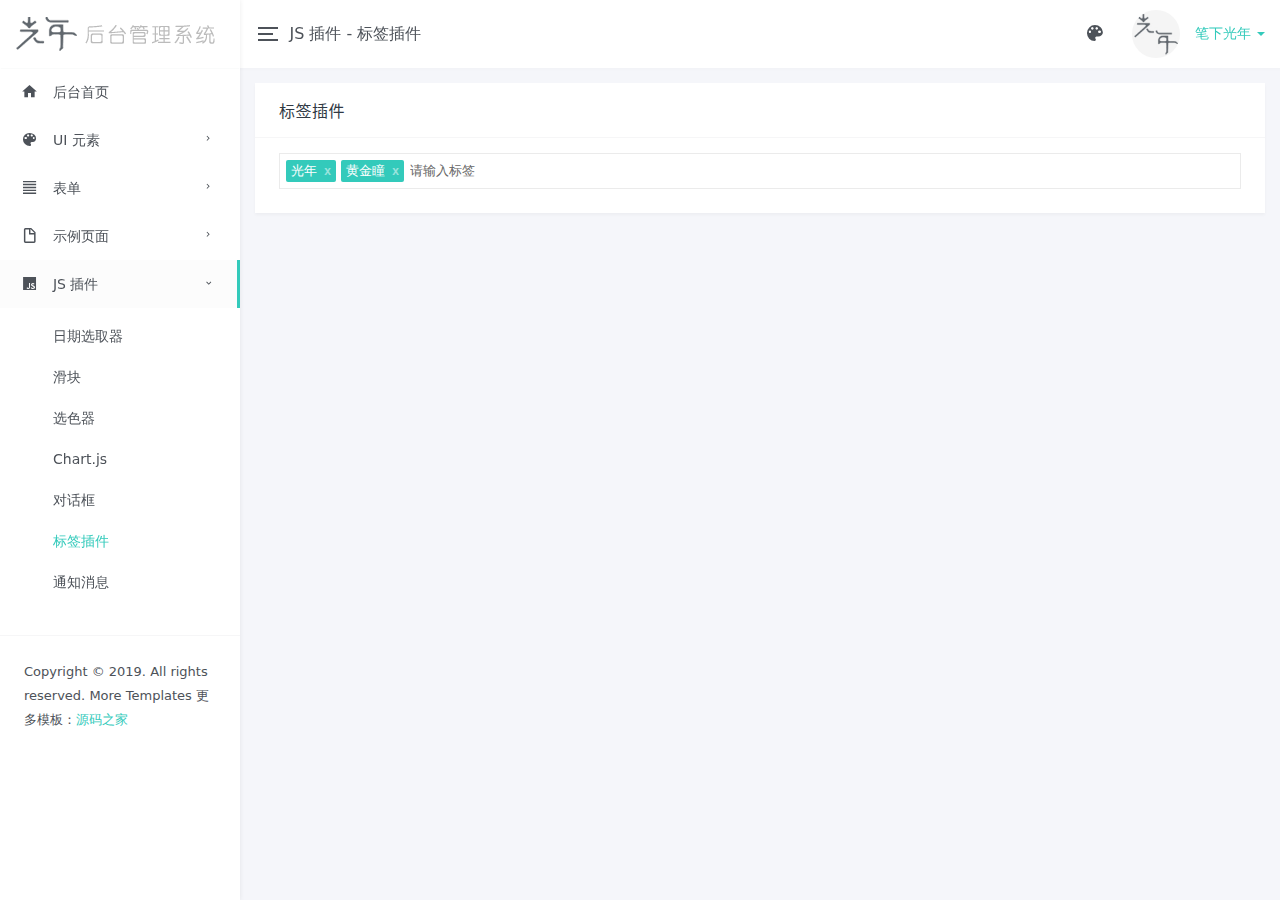
<file: LightYear/lyear_js_tags_input.html>
<!DOCTYPE html>
<html lang="zh">
<head>
<meta charset="utf-8">
<meta name="viewport" content="width=device-width, initial-scale=1, maximum-scale=1, user-scalable=no" />
<title>标签插件 - 光年(Light Year Admin)后台管理系统模板</title>
<link rel="icon" href="favicon.ico" type="image/ico">
<meta name="keywords" content="LightYear,光年,后台模板,后台管理系统,光年HTML模板">
<meta name="description" content="LightYear是一个基于Bootstrap v3.3.7的后台管理系统的HTML模板。">
<meta name="author" content="yinqi">
<link href="css/bootstrap.min.css" rel="stylesheet">
<link href="css/materialdesignicons.min.css" rel="stylesheet">
<!--标签插件-->
<link rel="stylesheet" href="js/jquery-tags-input/jquery.tagsinput.min.css">
<link href="css/style.min.css" rel="stylesheet">
</head>
  
<body>
<div class="lyear-layout-web">
  <div class="lyear-layout-container">
    <!--左侧导航-->
    <aside class="lyear-layout-sidebar">
       
      <!-- logo -->
      <div id="logo" class="sidebar-header">
        <a href="index.html"><img src="images/logo-sidebar.png" title="LightYear" alt="LightYear" /></a>
      </div>
      <div class="lyear-layout-sidebar-scroll">
        
        <nav class="sidebar-main">
          <ul class="nav nav-drawer">
            <li class="nav-item"> <a href="index.html"><i class="mdi mdi-home"></i> 后台首页</a> </li>
            <li class="nav-item nav-item-has-subnav">
              <a href="javascript:void(0)"><i class="mdi mdi-palette"></i> UI 元素</a>
              <ul class="nav nav-subnav">
                <li> <a href="lyear_ui_buttons.html">按钮</a> </li>
                <li> <a href="lyear_ui_cards.html">卡片</a> </li>
                <li> <a href="lyear_ui_grid.html">格栅</a> </li>
                <li> <a href="lyear_ui_icons.html">图标</a> </li>
                <li> <a href="lyear_ui_tables.html">表格</a> </li>
                <li> <a href="lyear_ui_modals.html">模态框</a> </li>
                <li> <a href="lyear_ui_tooltips_popover.html">提示 / 弹出框</a> </li>
                <li> <a href="lyear_ui_alerts.html">警告框</a> </li>
                <li> <a href="lyear_ui_pagination.html">分页</a> </li>
                <li> <a href="lyear_ui_progress.html">进度条</a> </li>
                <li> <a href="lyear_ui_tabs.html">标签页</a> </li>
                <li> <a href="lyear_ui_typography.html">排版</a> </li>
                <li> <a href="lyear_ui_step.html">步骤</a> </li>
                <li> <a href="lyear_ui_other.html">其他</a> </li>
              </ul>
            </li>
            <li class="nav-item nav-item-has-subnav">
              <a href="javascript:void(0)"><i class="mdi mdi-format-align-justify"></i> 表单</a>
              <ul class="nav nav-subnav">
                <li> <a href="lyear_forms_elements.html">基本元素</a> </li>
                <li> <a href="lyear_forms_radio.html">单选框</a> </li>
                <li> <a href="lyear_forms_checkbox.html">复选框</a> </li>
                <li> <a href="lyear_forms_switch.html">开关</a> </li>
              </ul>
            </li>
            <li class="nav-item nav-item-has-subnav">
              <a href="javascript:void(0)"><i class="mdi mdi-file-outline"></i> 示例页面</a>
              <ul class="nav nav-subnav">
                <li> <a href="lyear_pages_doc.html">文档列表</a> </li>
                <li> <a href="lyear_pages_gallery.html">图库列表</a> </li>
                <li> <a href="lyear_pages_config.html">网站配置</a> </li>
                <li> <a href="lyear_pages_rabc.html">设置权限</a> </li>
                <li> <a href="lyear_pages_add_doc.html">新增文档</a> </li>
                <li> <a href="lyear_pages_guide.html">表单向导</a> </li>
                <li> <a href="lyear_pages_login.html">登录页面</a> </li>
                <li> <a href="lyear_pages_error.html">错误页面</a> </li>
              </ul>
            </li>
            <li class="nav-item nav-item-has-subnav active open">
              <a href="javascript:void(0)"><i class="mdi mdi-language-javascript"></i> JS 插件</a>
              <ul class="nav nav-subnav">
                <li> <a href="lyear_js_datepicker.html">日期选取器</a> </li>
                <li> <a href="lyear_js_sliders.html">滑块</a> </li>
                <li> <a href="lyear_js_colorpicker.html">选色器</a> </li>
                <li> <a href="lyear_js_chartjs.html">Chart.js</a> </li>
                <li> <a href="lyear_js_jconfirm.html">对话框</a> </li>
                <li class="active"> <a href="lyear_js_tags_input.html">标签插件</a> </li>
                <li> <a href="lyear_js_notify.html">通知消息</a> </li>
              </ul>
            </li>
          </ul>
        </nav>
        
        <div class="sidebar-footer">
          <p class="copyright">Copyright &copy; 2019. All rights reserved. More Templates 更多模板：<a href="http://www.mycodes.net/" target="_blank">源码之家</a></p>
        </div>
      </div>
      
    </aside>
    <!--End 左侧导航-->
    
    <!--头部信息-->
    <header class="lyear-layout-header">
      
      <nav class="navbar navbar-default">
        <div class="topbar">
          
          <div class="topbar-left">
            <div class="lyear-aside-toggler">
              <span class="lyear-toggler-bar"></span>
              <span class="lyear-toggler-bar"></span>
              <span class="lyear-toggler-bar"></span>
            </div>
            <span class="navbar-page-title"> JS 插件 - 标签插件 </span>
          </div>
          
          <ul class="topbar-right">
            <li class="dropdown dropdown-profile">
              <a href="javascript:void(0)" data-toggle="dropdown">
                <img class="img-avatar img-avatar-48 m-r-10" src="images/users/avatar.jpg" alt="笔下光年" />
                <span>笔下光年 <span class="caret"></span></span>
              </a>
              <ul class="dropdown-menu dropdown-menu-right">
                <li> <a href="lyear_pages_profile.html"><i class="mdi mdi-account"></i> 个人信息</a> </li>
                <li> <a href="lyear_pages_edit_pwd.html"><i class="mdi mdi-lock-outline"></i> 修改密码</a> </li>
                <li> <a href="javascript:void(0)"><i class="mdi mdi-delete"></i> 清空缓存</a></li>
                <li class="divider"></li>
                <li> <a href="lyear_pages_login.html"><i class="mdi mdi-logout-variant"></i> 退出登录</a> </li>
              </ul>
            </li>
            <!--切换主题配色-->
		    <li class="dropdown dropdown-skin">
			  <span data-toggle="dropdown" class="icon-palette"><i class="mdi mdi-palette"></i></span>
			  <ul class="dropdown-menu dropdown-menu-right" data-stopPropagation="true">
                <li class="drop-title"><p>主题</p></li>
                <li class="drop-skin-li clearfix">
                  <span class="inverse">
                    <input type="radio" name="site_theme" value="default" id="site_theme_1" checked>
                    <label for="site_theme_1"></label>
                  </span>
                  <span>
                    <input type="radio" name="site_theme" value="dark" id="site_theme_2">
                    <label for="site_theme_2"></label>
                  </span>
                  <span>
                    <input type="radio" name="site_theme" value="translucent" id="site_theme_3">
                    <label for="site_theme_3"></label>
                  </span>
                </li>
			    <li class="drop-title"><p>LOGO</p></li>
				<li class="drop-skin-li clearfix">
                  <span class="inverse">
                    <input type="radio" name="logo_bg" value="default" id="logo_bg_1" checked>
                    <label for="logo_bg_1"></label>
                  </span>
                  <span>
                    <input type="radio" name="logo_bg" value="color_2" id="logo_bg_2">
                    <label for="logo_bg_2"></label>
                  </span>
                  <span>
                    <input type="radio" name="logo_bg" value="color_3" id="logo_bg_3">
                    <label for="logo_bg_3"></label>
                  </span>
                  <span>
                    <input type="radio" name="logo_bg" value="color_4" id="logo_bg_4">
                    <label for="logo_bg_4"></label>
                  </span>
                  <span>
                    <input type="radio" name="logo_bg" value="color_5" id="logo_bg_5">
                    <label for="logo_bg_5"></label>
                  </span>
                  <span>
                    <input type="radio" name="logo_bg" value="color_6" id="logo_bg_6">
                    <label for="logo_bg_6"></label>
                  </span>
                  <span>
                    <input type="radio" name="logo_bg" value="color_7" id="logo_bg_7">
                    <label for="logo_bg_7"></label>
                  </span>
                  <span>
                    <input type="radio" name="logo_bg" value="color_8" id="logo_bg_8">
                    <label for="logo_bg_8"></label>
                  </span>
				</li>
				<li class="drop-title"><p>头部</p></li>
				<li class="drop-skin-li clearfix">
                  <span class="inverse">
                    <input type="radio" name="header_bg" value="default" id="header_bg_1" checked>
                    <label for="header_bg_1"></label>                      
                  </span>                                                    
                  <span>                                                     
                    <input type="radio" name="header_bg" value="color_2" id="header_bg_2">
                    <label for="header_bg_2"></label>                      
                  </span>                                                    
                  <span>                                                     
                    <input type="radio" name="header_bg" value="color_3" id="header_bg_3">
                    <label for="header_bg_3"></label>
                  </span>
                  <span>
                    <input type="radio" name="header_bg" value="color_4" id="header_bg_4">
                    <label for="header_bg_4"></label>                      
                  </span>                                                    
                  <span>                                                     
                    <input type="radio" name="header_bg" value="color_5" id="header_bg_5">
                    <label for="header_bg_5"></label>                      
                  </span>                                                    
                  <span>                                                     
                    <input type="radio" name="header_bg" value="color_6" id="header_bg_6">
                    <label for="header_bg_6"></label>                      
                  </span>                                                    
                  <span>                                                     
                    <input type="radio" name="header_bg" value="color_7" id="header_bg_7">
                    <label for="header_bg_7"></label>
                  </span>
                  <span>
                    <input type="radio" name="header_bg" value="color_8" id="header_bg_8">
                    <label for="header_bg_8"></label>
                  </span>
				</li>
				<li class="drop-title"><p>侧边栏</p></li>
				<li class="drop-skin-li clearfix">
                  <span class="inverse">
                    <input type="radio" name="sidebar_bg" value="default" id="sidebar_bg_1" checked>
                    <label for="sidebar_bg_1"></label>
                  </span>
                  <span>
                    <input type="radio" name="sidebar_bg" value="color_2" id="sidebar_bg_2">
                    <label for="sidebar_bg_2"></label>
                  </span>
                  <span>
                    <input type="radio" name="sidebar_bg" value="color_3" id="sidebar_bg_3">
                    <label for="sidebar_bg_3"></label>
                  </span>
                  <span>
                    <input type="radio" name="sidebar_bg" value="color_4" id="sidebar_bg_4">
                    <label for="sidebar_bg_4"></label>
                  </span>
                  <span>
                    <input type="radio" name="sidebar_bg" value="color_5" id="sidebar_bg_5">
                    <label for="sidebar_bg_5"></label>
                  </span>
                  <span>
                    <input type="radio" name="sidebar_bg" value="color_6" id="sidebar_bg_6">
                    <label for="sidebar_bg_6"></label>
                  </span>
                  <span>
                    <input type="radio" name="sidebar_bg" value="color_7" id="sidebar_bg_7">
                    <label for="sidebar_bg_7"></label>
                  </span>
                  <span>
                    <input type="radio" name="sidebar_bg" value="color_8" id="sidebar_bg_8">
                    <label for="sidebar_bg_8"></label>
                  </span>
				</li>
			  </ul>
			</li>
            <!--切换主题配色-->
          </ul>
          
        </div>
      </nav>
      
    </header>
    <!--End 头部信息-->
    
    <!--页面主要内容-->
    <main class="lyear-layout-content">
      
      <div class="container-fluid">
        
        <div class="row">
          <div class="col-lg-12">
            <div class="card">
              <div class="card-header"><h4>标签插件</h4></div>
              <div class="card-body">
                
                <input class="form-control js-tags-input" type="text" id="example-tags" name="tags" placeholder="请输入标签" value="光年,黄金瞳">
       
              </div>
            </div>
          </div>
          
        </div>
        
      </div>
      
    </main>
    <!--End 页面主要内容-->
  </div>
</div>

<script type="text/javascript" src="js/jquery.min.js"></script>
<script type="text/javascript" src="js/bootstrap.min.js"></script>
<script type="text/javascript" src="js/perfect-scrollbar.min.js"></script>
<!--标签插件-->
<script src="js/jquery-tags-input/jquery.tagsinput.min.js"></script>
<script type="text/javascript" src="js/main.min.js"></script>
</body>
</html>
</file>
<file: LightYear/css/style.min.css>
/** ----------------------------------
 * 光年(Light Year Admin)后台管理系统模板
 * 基于Bootstrap v3.3.7
 * http://www.itshubao.com
 * yinqi<3331653644@qq.com>
 -------------------------------------- */
body {
	font-family: -apple-system, system-ui, BlinkMacSystemFont, "Segoe UI", Roboto, "Helvetica Neue", Arial, "PingFang SC", "Hiragino Sans GB", "Microsoft YaHei", sans-serif;
	color: #4d5259;
	line-height: 1.5;
	font-size: 14px;
	overflow-x: hidden;
    background-color: #f5f6fa;
}
html,
body {
    height: 100%;
}
a {
    color: #33cabb;
	-webkit-transition: .2s linear;
	transition: .2s linear
}
a:hover,
a:focus {
	color: #4d5259;
	text-decoration: none;
	outline: none
}
a:hover,
a:focus,
a:active {
    text-decoration: none;
}
a,
button,
a:focus,
a:active,
button:focus,
button:active {
    outline: none !important;
}
blockquote {
    font-size: 16px;
}
img {
    max-width: 100%;
}
pre {
    background-color: #f9fafb;
    border: none;
    border-left: 5px solid #ebebeb;
    padding: 12px;
    border-radius: 3px;
    color: #616a78;
}

/** ----------------------------------
 * 示例中用到的样式，可删除
 -------------------------------------- */
.example-box .btn {
    margin-bottom: 10px;
    margin-right: 6px;
}

/** ----------------------------------
 * 重设样式
 -------------------------------------- */

/* 标题 */
h1, h2, h3, h4, h5, h6, .h1, .h2, .h3, .h4, .h5, .h6 {
    font-family: -apple-system, BlinkMacSystemFont, 'Helvetica Neue', 'PingFang SC', 'Microsoft YaHei', 'Source Han Sans SC', 'Noto Sans CJK SC', 'WenQuanYi Micro Hei', sans-serif;
    color: #313944;
    line-height: 1.5;
    letter-spacing: .5px;
}
.h1, .h2, .h3, .h4, .h5, .h6, h1, h2, h3, h4, h5, h6 {
    margin-top: 0;
    margin-bottom: .5rem;
}

/* 导航相关 */
.navbar-toggle {
    background-color: transparent;
    border-color: transparent!important;
}
.navbar-default .navbar-toggle:hover,
.navbar-default .navbar-toggle:focus {
    background-color: transparent;
}
.navbar-default .navbar-toggle .icon-bar {
    background-color: #4d5259;
}
.nav > li > a:focus {
    background-color: transparent;
}
.nav > li > a:hover {
    background-color: rgba(0,0,0,.0085);
}
.nav .open > a,
.nav .open > a:focus,
.nav .open > a:hover {
    background-color: transparent;
    border-color: transparent;
}

/* 下拉 */
.dropdown-menu {
    border-radius: 0;
    border: none;
    /*border: 1px solid rgba(235, 235, 235, 0.4);*/
    -webkit-box-shadow: 0 0 4px rgba(0, 0, 0, 0.075);
    box-shadow: 0 0 4px rgba(0, 0, 0, 0.075);
}
.dropdown-menu > li > a:focus, .dropdown-menu > li > a:hover {
    background-color: #f9fafb;
}
.dropdown-menu .divider {
    background-color: #f1f2f3;
}
.dropdown-menu > li > a {
    padding-top: 8px;
    padding-bottom: 8px;
}
.dropdown-menu > li > a > i {
    margin-right: 10px;
}
.dropdown-menu>.active>a,
.dropdown-menu>.active>a:focus,
.dropdown-menu>.active>a:hover {
    background-color: #33cabb;
}

/* 表格 */
.table-bordered {
    border-color: #eceeef;
}
.table>tbody>tr>td,
.table>tbody>tr>th,
.table>tfoot>tr>td,
.table>tfoot>tr>th,
.table>thead>tr>td,
.table>thead>tr>th {
    /*padding: .75em;*/
    padding: 10px;
	line-height: 1.5;
    border-color: #eceeef;
}
.table-striped tbody tr:nth-of-type(odd) {
    background-color: #fafafa;
}
.table-hover > tbody > tr:hover {
  background-color: #F1FBFB;
}
.table-vcenter > thead > tr > th,
.table-vcenter > thead > tr > td,
.table-vcenter > tbody > tr > th,
.table-vcenter > tbody > tr > td,
.table-vcenter > tfoot > tr > th,
.table-vcenter > tfoot > tr > td {
    vertical-align: middle;
}
.table-hover tbody tr {
    -webkit-transition: background-color 0.2s linear;
    transition: background-color 0.2s linear;
}
.table-condensed > tbody > tr > td,
.table-condensed > tbody > tr > th,
.table-condensed > tfoot > tr > td,
.table-condensed > tfoot > tr > th,
.table-condensed > thead > tr > td,
.table-condensed > thead > tr > th {
    padding: .5em;
}

/* 标签 */
.label {
    padding-top: .3em;
    border-radius: 2px;
    font-weight: 300;
}
.label-default {
    background-color: #f5f6f7;
    color: #8b95a5;
}
.label-primary {
    background-color: #33cabb;
}
.label-success {
    background-color: #15c377;
}
.label-info {
    background-color: #48b0f7;
}
.label-warning {
    background-color: #faa64b;
}
.label-danger {
    background-color: #f96868;
}
.label-dark {
    background-color: #465161;
}
.label-secondary {
    background-color: #e4e7ea;
    color: #4d5259;
}
.label-purple {
    background-color: #926dde;
}
.label-pink {
    background-color: #f96197;
}
.label-cyan {
    background-color: #57c7d4;
}
.label-yellow {
    background-color: #fcc525;
}
.label-brown {
    background-color: #8d6658;
}

/* well */
.well {
    border-radius: 2px;
    background-color: #f7f7f7;
    border-color: #f0f0f0;
    -webkit-box-shadow: none;
    box-shadow: none;
}

/* 面板 */
.panel {
    border-color: #f0f0f0;
    -webkit-box-shadow: none;
    box-shadow: none;
    margin-bottom: 30px;
}
.panel a:hover,
.panel a:focus,
.panel a:active {
    color: inherit;
}
.panel-heading {
    -webkit-border-radius: 0px;
    border-radius: 0px;
}
.panel-default>.panel-heading,
.panel-default>.panel-heading+.panel-collapse>.panel-body {
    border-color: #f0f0f0;
}
.panel-primary>.panel-heading {
    background-color: #33cabb;
    border-color: #33cabb;
}
.panel-primary {
    border-color: #33cabb;
}
.panel-primary>.panel-heading+.panel-collapse>.panel-body {
    border-top-color: #33cabb;
}
.panel-primary > .panel-heading .badge {
    color: #33cabb;
}
.panel-success>.panel-heading {
    color: #fff;
    background-color: #15c377;
    border-color: #15c377;
}
.panel-success {
    border-color: #15c377;
}
.panel-success>.panel-heading+.panel-collapse>.panel-body {
    border-top-color: #15c377;
}
.panel-success > .panel-heading .badge {
    background-color: #fff;
    color: #15c377;
}
.panel-info>.panel-heading {
    color: #fff;
    background-color: #48b0f7;
    border-color: #48b0f7;
}
.panel-info {
    border-color: #48b0f7;
}
.panel-info>.panel-heading+.panel-collapse>.panel-body {
    border-top-color: #48b0f7;
}
.panel-info > .panel-heading .badge {
    background-color: #fff;
    color: #48b0f7;
}
.panel-warning>.panel-heading {
    color: #fff;
    background-color: #faa64b;
    border-color: #faa64b;
}
.panel-warning {
    border-color: #faa64b;
}
.panel-warning>.panel-heading+.panel-collapse>.panel-body {
    border-top-color: #faa64b;
}
.panel-warning > .panel-heading .badge {
    background-color: #fff;
    color: #faa64b;
}
.panel-danger>.panel-heading {
    color: #fff;
    background-color: #f96868;
    border-color: #f96868;
}
.panel-danger {
    border-color: #f96868;
}
.panel-danger>.panel-heading+.panel-collapse>.panel-body {
    border-top-color: #f96868;
}
.panel-danger > .panel-heading .badge {
    background-color: #fff;
    color: #f96868;
}
.panel-dark>.panel-heading {
    color: #fff;
    background-color: #465161;
    border-color: #465161;
}
.panel-dark {
    border-color: #465161;
}
.panel-dark>.panel-heading+.panel-collapse>.panel-body {
    border-top-color: #465161;
}
.panel-secondary>.panel-heading {
    background-color: #e4e7ea;
    border-color: #e4e7ea;
}
.panel-secondary {
    border-color: #e4e7ea;
}
.panel-secondary>.panel-heading+.panel-collapse>.panel-body {
    border-top-color: #e4e7ea;
}
.panel-purple>.panel-heading {
    color: #fff;
    background-color: #926dde;
    border-color: #926dde;
}
.panel-purple {
    border-color: #926dde;
}
.panel-purple>.panel-heading+.panel-collapse>.panel-body {
    border-top-color: #926dde;
}
.panel-pink>.panel-heading {
    color: #fff;
    background-color: #f96197;
    border-color: #f96197;
}
.panel-pink {
    border-color: #f96197;
}
.panel-pink>.panel-heading+.panel-collapse>.panel-body {
    border-top-color: #f96197;
}
.panel-cyan>.panel-heading {
    color: #fff;
    background-color: #57c7d4;
    border-color: #57c7d4;
}
.panel-cyan {
    border-color: #57c7d4;
}
.panel-cyan>.panel-heading+.panel-collapse>.panel-body {
    border-top-color: #57c7d4;
}

/* 列表组 */
.list-group-item {
    border-color: #f0f0f0;
}
a.list-group-item:focus,
a.list-group-item:hover,
button.list-group-item:focus,
button.list-group-item:hover {
    background-color: #f9fafb;
}
.list-group-item.active, .list-group-item.active:focus, .list-group-item.active:hover {
    background-color: #33cabb;
    border-color: #33cabb;
}
.list-group-item:first-child {
    border-top-left-radius: 2px;
    border-top-right-radius: 2px;
}
.list-group-item:last-child {
    border-bottom-right-radius: 2px;
    border-bottom-left-radius: 2px;
}

/* 表单 */
.form-control {
    height: 38px;
    border-color: #ebebeb;
    -webkit-border-radius: 2px;
    border-radius: 2px;
    color: #8b95a5;
    padding: 5px 12px;
    line-height: inherit;
    -webkit-transition: 0.2s linear;
    transition: 0.2s linear;
    -webkit-box-shadow: none;
    box-shadow: none;
}
.form-control:focus {
    border-color: #33cabb;
    outline: 0;
    -webkit-box-shadow: inset 0 1px 1px rgba(0,0,0,.075), 0 0 8px rgba(51, 202, 187, .6);
            box-shadow: inset 0 1px 1px rgba(0,0,0,.075), 0 0 8px rgba(51, 202, 187, .6);
}
.input-group-addon {
    border-color: #ebebeb;
    background-color: #f9fafb;
    -webkit-border-radius: 2px;
    border-radius: 2px;
}
.input-group-lg>.form-control, .input-group-lg>.input-group-addon, .input-group-lg>.input-group-btn>.btn {
    -webkit-border-radius: 2px;
    border-radius: 2px;
}
.input-sm {
    height: 30px;
}
.input-lg {
    height: 46px;
}
.has-success .help-block,
.has-success .control-label,
.has-success .radio,
.has-success .checkbox,
.has-success .radio-inline,
.has-success .checkbox-inline,
.has-success.radio label,
.has-success.checkbox label,
.has-success.radio-inline label,
.has-success.checkbox-inline label {
    color: #15c377;
}
.has-success .form-control {
    border-color: #15c377!important;
    -webkit-box-shadow: inset 0 1px 1px rgba(0, 0, 0, .075)!important;
            box-shadow: inset 0 1px 1px rgba(0, 0, 0, .075)!important;
}
.has-success .form-control:focus {
    border-color: #15c377!important;
    -webkit-box-shadow: inset 0 1px 1px rgba(0, 0, 0, .075), 0 0 8px rgba(21, 195, 119, .6)!important;
            box-shadow: inset 0 1px 1px rgba(0, 0, 0, .075), 0 0 8px rgba(21, 195, 119, .6)!important;
}
.has-success .input-group-addon {
    color: #15c377;
    background-color: #dff0d8;
    border-color: #15c377;
}
.has-success .form-control-feedback {
    color: #15c377;
}
.has-info .help-block,
.has-info .control-label,
.has-info .radio,
.has-info .checkbox,
.has-info .radio-inline,
.has-info .checkbox-inline,
.has-info.radio label,
.has-info.checkbox label,
.has-info.radio-inline label,
.has-info.checkbox-inline label {
    color: #48b0f7;
}
.has-info .form-control {
    border-color: #48b0f7!important;
    -webkit-box-shadow: inset 0 1px 1px rgba(0, 0, 0, .075)!important;
            box-shadow: inset 0 1px 1px rgba(0, 0, 0, .075)!important;
}
.has-info .form-control:focus {
    border-color: #48b0f7!important;
    -webkit-box-shadow: inset 0 1px 1px rgba(0, 0, 0, .075), 0 0 8px rgba(72, 176, 247, .6)!important;
            box-shadow: inset 0 1px 1px rgba(0, 0, 0, .075), 0 0 8px rgba(72, 176, 247, .6)!important;
}
.has-info .input-group-addon {
    color: #48b0f7;
    background-color: #dff0d8;
    border-color: #48b0f7;
}
.has-info .form-control-feedback {
    color: #48b0f7;
}
.has-warning .help-block,
.has-warning .control-label,
.has-warning .radio,
.has-warning .checkbox,
.has-warning .radio-inline,
.has-warning .checkbox-inline,
.has-warning.radio label,
.has-warning.checkbox label,
.has-warning.radio-inline label,
.has-warning.checkbox-inline label {
    color: #faa64b;
}
.has-warning .form-control {
    border-color: #faa64b!important;
    -webkit-box-shadow: inset 0 1px 1px rgba(0, 0, 0, .075)!important;
            box-shadow: inset 0 1px 1px rgba(0, 0, 0, .075)!important;
}
.has-warning .form-control:focus {
    border-color: #faa64b!important;
    -webkit-box-shadow: inset 0 1px 1px rgba(0, 0, 0, .075), 0 0 6px rgba(250, 166, 75, .6)!important;
            box-shadow: inset 0 1px 1px rgba(0, 0, 0, .075), 0 0 6px rgba(250, 166, 75, .6)!important;
}
.has-warning .input-group-addon {
    color: #faa64b;
    background-color: #fcf8e3;
    border-color: #faa64b;
}
.has-warning .form-control-feedback {
    color: #faa64b;
}
.has-error .help-block,
.has-error .control-label,
.has-error .radio,
.has-error .checkbox,
.has-error .radio-inline,
.has-error .checkbox-inline,
.has-error.radio label,
.has-error.checkbox label,
.has-error.radio-inline label,
.has-error.checkbox-inline label {
    color: #f96868;
}
.has-error .form-control {
    border-color: #f96868!important;
    -webkit-box-shadow: inset 0 1px 1px rgba(0, 0, 0, .075)!important;
            box-shadow: inset 0 1px 1px rgba(0, 0, 0, .075)!important;
}
.has-error .form-control:focus {
    border-color: #f96868!important;
    -webkit-box-shadow: inset 0 1px 1px rgba(0, 0, 0, .075), 0 0 6px rgba(249, 104, 104, .6)!important;
            box-shadow: inset 0 1px 1px rgba(0, 0, 0, .075), 0 0 6px rgba(249, 104, 104, .6)!important;
}
.has-error .input-group-addon {
    color: #f96868;
    background-color: #f2dede;
    border-color: #f96868;
}
.has-error .form-control-feedback {
    color: #f96868;
}

/* 复选框 & 单选框 */
.lyear-checkbox,
.lyear-radio {
    display: block;
    position: relative;
    margin-top: 0px;
    margin-bottom: 0px;
    cursor: pointer;
    padding-left: 30px;
    font-weight: 400;
    min-height: 18px;
    height: auto!important;
    line-height: 18px!important;
}
input[type=checkbox],
input[type=radio] {
    -webkit-box-sizing: border-box;
    box-sizing: border-box;
    padding: 0;
}
.lyear-checkbox input,
.lyear-radio input {
    position: absolute;;
    /*opacity: 0;*/
    display: none;
}
.lyear-checkbox span::before,
.lyear-radio span::before {
    content: '';
    position: absolute;
    display: inline-block;
    height: 18px;
    width: 18px;
    left: 0;
    top: 0px;
    border: 2px solid #ebebeb;;
    -webkit-transition: all .1s;
    -o-transition: all .1s;
    transition: all .1s;
}
.lyear-checkbox span::after,
.lyear-radio span::after {
    content: '';
    position: absolute;
    display: none;
    width: 5px;
    height: 10px;
    left: 7px;
    top: 3px;
    border: solid #4d5259;
    border-width: 0 2px 2px 0;
    -webkit-transform: rotate(45deg);
    -ms-transform: rotate(45deg);
    transform: rotate(45deg);
}
.lyear-checkbox span,
.lyear-radio span {
    display: inline-block;
}
.lyear-checkbox input:checked~span:after,
.lyear-radio input:checked~span:after {
    display: inline-block;
}
.lyear-checkbox:hover span::before,
.lyear-radio:hover span::before {
    border-color: #ebebeb;
}
.lyear-checkbox.checkbox-grey span::before,
.lyear-checkbox.radio-grey span::before,
.lyear-radio.checkbox-grey span::before,
.lyear-radio.radio-grey span::before {
    background-color: #ebebeb;
    border-color: #ebebeb;
}
.lyear-checkbox input:disabled + span,
.lyear-radio input:disabled + span {
    cursor: not-allowed;
}
.lyear-checkbox input:disabled + span::before,
.lyear-checkbox input:disabled + span::after,
.lyear-radio input:disabled + span::before,
.lyear-radio input:disabled + span::after {
    opacity: .4;
}
/* checkbox */
.checkbox-primary input:checked~span::before {
    background-color: #33cabb;
    border-color: #33cabb;
}
.checkbox-primary input:checked~span::after {
    border-color: #fff;
}
.checkbox-success input:checked~span::before {
    background-color: #15c377;
    border-color: #15c377;
}
.checkbox-success input:checked~span::after {
    border-color: #fff;
}
.checkbox-info input:checked~span::before {
    background-color: #48b0f7;
    border-color: #48b0f7;
}
.checkbox-info input:checked~span::after {
    border-color: #fff;
}
.checkbox-warning input:checked~span::before {
    background-color: #faa64b;
    border-color: #faa64b;
}
.checkbox-warning input:checked~span::after {
    border-color: #fff;
}
.checkbox-danger input:checked~span::before {
    background-color: #f96868;
    border-color: #f96868;
}
.checkbox-danger input:checked~span::after {
    border-color: #fff;
}
.checkbox-dark input:checked~span::before {
    background-color: #465161;
    border-color: #465161;
}
.checkbox-dark input:checked~span::after {
    border-color: #fff;
}
.checkbox-secondary input:checked~span::before {
    background-color: #e4e7ea;
    border-color: #e4e7ea;
}
.checkbox-secondary input:checked~span::after {
    border-color: #fff;
}
.checkbox-purple input:checked~span::before {
    background-color: #926dde;
    border-color: #926dde;
}
.checkbox-purple input:checked~span::after {
    border-color: #fff;
}
.checkbox-pink input:checked~span::before {
    background-color: #f96197;
    border-color: #f96197;
}
.checkbox-pink input:checked~span::after {
    border-color: #fff;
}
.checkbox-cyan input:checked~span::before {
    background-color: #57c7d4;
    border-color: #57c7d4;
}
.checkbox-cyan input:checked~span::after {
    border-color: #fff;
}
.checkbox-yellow input:checked~span::before {
    background-color: #fcc525;
    border-color: #fcc525;
}
.checkbox-yellow input:checked~span::after {
    border-color: #fff;
}
.checkbox-brown input:checked~span::before {
    background-color: #8d6658;
    border-color: #8d6658;
}
.checkbox-brown input:checked~span::after {
    border-color: #fff;
}
/* radio */
.lyear-radio span::before {
    -webkit-border-radius: 50%;
    border-radius: 50%;
}
.lyear-radio span::after {
    border: 0;
    height: 6px;
    left: 6px;
    top: 6px;
    width: 6px;
    background: #4d5259;
    -webkit-border-radius: 100%;
    border-radius: 100%;
}
.radio-primary input:checked~span::before {
    background-color: #33cabb;
    border-color: #33cabb;
}
.radio-primary input:checked~span::after {
    background-color: #fff;
}
.radio-success input:checked~span::before {
    background-color: #15c377;
    border-color: #15c377;
}
.radio-success input:checked~span::after {
    background-color: #fff;
}
.radio-info input:checked~span::before {
    background-color: #48b0f7;
    border-color: #48b0f7;
}
.radio-info input:checked~span::after {
    background-color: #fff;
}
.radio-warning input:checked~span::before {
    background-color: #faa64b;
    border-color: #faa64b;
}
.radio-warning input:checked~span::after {
    background-color: #fff;
}
.radio-danger input:checked~span::before {
    background-color: #f96868;
    border-color: #f96868;
}
.radio-danger input:checked~span::after {
    background-color: #fff;
}
.radio-dark input:checked~span::before {
    background-color: #465161;
    border-color: #465161;
}
.radio-dark input:checked~span::after {
    background-color: #fff;
}
.radio-secondary input:checked~span::before {
    background-color: #e4e7ea;
    border-color: #e4e7ea;
}
.radio-secondary input:checked~span::after {
    background-color: #fff;
}
.radio-purple input:checked~span::before {
    background-color: #926dde;
    border-color: #926dde;
}
.radio-purple input:checked~span::after {
    background-color: #fff;
}
.radio-pink input:checked~span::before {
    background-color: #f96197;
    border-color: #f96197;
}
.radio-pink input:checked~span::after {
    background-color: #fff;
}
.radio-cyan input:checked~span::before {
    background-color: #57c7d4;
    border-color: #57c7d4;
}
.radio-cyan input:checked~span::after {
    background-color: #fff;
}
.radio-yellow input:checked~span::before {
    background-color: #fcc525;
    border-color: #fcc525;
}
.radio-yellow input:checked~span::after {
    background-color: #fff;
}
.radio-brown input:checked~span::before {
    background-color: #8d6658;
    border-color: #8d6658;
}
.radio-brown input:checked~span::after {
    background-color: #fff;
}

.checkbox-inline, .radio-inline {
    display: inline-block;
}
.form-horizontal .lyear-radio.radio-inline,
.form-horizontal .lyear-checkbox.checkbox-inline {
    padding-top: 0px;
    margin-top: 8px;
}

/* 开关 */
.lyear-switch {
    display: -webkit-inline-box;
    display: -webkit-inline-flex;
    display: -ms-inline-flexbox;
    display: inline-flex;
    -webkit-box-align: center;
    -webkit-align-items: center;
    -ms-flex-align: center;
    align-items: center;
    margin-bottom: 0;
}
.lyear-switch input {
    height: 0;
    width: 0;
    position: absolute;
    opacity: 0;
}
.lyear-switch span {
	display: inline-block;
	position: relative;
	width: 40px;
	height: 10px;
	-webkit-border-radius: 10px;
	border-radius: 10px;
	background-color: #ebebeb;
	border: 2px solid #ebebeb;
	cursor: pointer;
	-webkit-transition: all .1s ease;
	-o-transition: all .1s ease;
	transition: all .1s ease
}
.lyear-switch span:after {
	content: '';
	height: 20px;
	width: 20px;
	-webkit-border-radius: 50%;
	border-radius: 50%;
	position: absolute;
	left: 1px;
	top: -7px;
	color: #aaa;
	-webkit-transition: all .1s ease;
	-o-transition: all .1s ease;
	transition: all .1s ease;
	text-align: center;
	font-size: 13px;
	background-color: #fff;
	-webkit-box-shadow: rgba(0,0,0,.12) 0 1px 6px,rgba(0,0,0,.12) 0 1px 4px;
	box-shadow: rgba(0,0,0,.12) 0 1px 6px,rgba(0,0,0,.12) 0 1px 4px
}
.lyear-switch input:checked~span:after {
	left: -webkit-calc(100% - 20px);
	left: calc(100% - 20px);
}
.switch-primary input:checked~span:after {
	background-color: #33cabb
}
.switch-success input:checked~span:after {
	background-color: #15c377
}
.switch-info input:checked~span:after {
	background-color: #48b0f7
}
.switch-warning input:checked~span:after {
	background-color: #faa64b
}
.switch-danger input:checked~span:after {
	background-color: #f96868
}
.switch-secondary input:checked~span:after {
	background-color: #868e96
}
.switch-dark input:checked~span:after {
	background-color: #465161
}
.switch-purple input:checked~span:after {
	background-color: #926dde
}
.switch-pink input:checked~span:after {
	background-color: #f96197
}
.switch-cyan input:checked~span:after {
	background-color: #57c7d4
}
.switch-yellow input:checked~span:after {
	background-color: #fcc525
}
.switch-brown input:checked~span:after {
	background-color: #8d6658
}

.lyear-switch.switch-solid span,
.lyear-switch.switch-light span,
.lyear-switch.switch-outline span {
    height: 20px;
}
.lyear-switch.switch-solid span:after,
.lyear-switch.switch-light span:after,
.lyear-switch.switch-outline span:after {
    top: -2px;
}
.lyear-switch.switch-outline span {
	background-color: #fff
}
.switch-solid.switch-primary input:checked~span {
	background-color: #33cabb;
	border-color: #33cabb
}
.switch-solid.switch-primary input:checked~span:after {
	background-color: #fff;
	color: #33cabb
}
.switch-solid.switch-success input:checked~span {
	background-color: #15c377;
	border-color: #15c377
}
.switch-solid.switch-success input:checked~span:after {
	background-color: #fff;
	color: #15c377
}
.switch-solid.switch-info input:checked~span {
	background-color: #48b0f7;
	border-color: #48b0f7
}
.switch-solid.switch-info input:checked~span:after {
	background-color: #fff;
	color: #48b0f7
}
.switch-solid.switch-warning input:checked~span {
	background-color: #faa64b;
	border-color: #faa64b
}
.switch-solid.switch-warning input:checked~span:after {
	background-color: #fff;
	color: #faa64b
}
.switch-solid.switch-danger input:checked~span {
	background-color: #f96868;
	border-color: #f96868
}
.switch-solid.switch-danger input:checked~span:after {
	background-color: #fff;
	color: #f96868
}
.switch-solid.switch-secondary input:checked~span {
	background-color: #868e96;
	border-color: #868e96
}
.switch-solid.switch-secondary input:checked~span:after {
	background-color: #fff;
	color: #868e96
}
.switch-solid.switch-dark input:checked~span {
	background-color: #465161;
	border-color: #465161
}
.switch-solid.switch-dark input:checked~span:after {
	background-color: #fff;
	color: #465161
}
.switch-solid.switch-purple input:checked~span {
	background-color: #926dde;
	border-color: #926dde
}
.switch-solid.switch-purple input:checked~span:after {
	background-color: #fff;
	color: #926dde
}
.switch-solid.switch-pink input:checked~span {
	background-color: #f96197;
	border-color: #f96197
}
.switch-solid.switch-pink input:checked~span:after {
	background-color: #fff;
	color: #f96197
}
.switch-solid.switch-cyan input:checked~span {
	background-color: #57c7d4;
	border-color: #57c7d4
}
.switch-solid.switch-cyan input:checked~span:after {
	background-color: #fff;
	color: #57c7d4
}
.switch-solid.switch-yellow input:checked~span {
	background-color: #fcc525;
	border-color: #fcc525
}
.switch-solid.switch-yellow input:checked~span:after {
	background-color: #fff;
	color: #fcc525
}
.switch-solid.switch-brown input:checked~span {
	background-color: #8d6658;
	border-color: #8d6658
}
.switch-solid.switch-brown input:checked~span:after {
	background-color: #fff;
	color: #8d6658
}

/* 模态框 */
.modal-header {
    border-bottom-color: #f1f2f3;
}
.modal-footer {
    border-top-color: #f1f2f3;
}
.modal-content {
    -webkit-border-radius: 3px;
    border-radius: 3px;
    border: none;
    -webkit-box-shadow: none;
    box-shadow: none;
}

/* 标签页 */
.nav-tabs {
    border-bottom-color: #ebebeb;
    margin-bottom: 1rem;
}
.nav-tabs > li > a {
    margin-right: 0px;
    border: none;
    border-bottom: 1px solid transparent;
    border-radius: 0;
    color: #8b95a5;
    -webkit-transition: 0.5s;
    transition: 0.5s;
}
.nav-tabs > li.active > a,
.nav-tabs > li.active > a:focus,
.nav-tabs > li.active > a:hover {
    color: #4d5259;
    border: none;
    background-color: transparent;
    border-bottom: 1px solid #33cabb;
}
.nav-tabs.nav > li > a:hover,
.nav-tabs.nav > li > a:focus {
    text-decoration: none;
    background-color: transparent;
    border-bottom-color: #33cabb;
}
.nav-tabs.nav-justified>.active>a,
.nav-tabs.nav-justified>.active>a:focus,
.nav-tabs.nav-justified>.active>a:hover {
    color: #4d5259;
    border: none;
    border-bottom: 1px solid #33cabb;
}
@media (min-width: 768px) {
    .nav-tabs.nav-justified>li>a {
        border-bottom-color: #ebebeb;
        -webkit-border-radius: 0px;
        border-radius: 0px;
    }
}

/* 进度条 */
.progress {
    height: 12px;
    -webkit-border-radius: 2px;
    -moz-border-radius: 2px;
    -ms-border-radius: 2px;
    -o-border-radius: 2px;
    border-radius: 2px;
    margin-bottom: 8px;
    background-color: #f5f6f7;
    -webkit-box-shadow: none;
    box-shadow: none;
}
.progress-bar {
    font-size: 10px;
    line-height: 12px;
    background-color: #33cabb;
    -webkit-box-shadow: none;
          box-shadow: none;
}
.progress-bar-success {
  background-color: #15c377;
}
.progress-bar-info {
  background-color: #48b0f7;
}
.progress-bar-warning {
  background-color: #faa64b;
}
.progress-bar-danger {
  background-color: #f96868;
}
.progress-bar-secondary {
  background-color: #e4e7ea;
}
.progress-bar-pink {
  background-color: #f96197;
}
.progress-bar-purple {
  background-color: #926dde;
}
.progress-bar-brown {
  background-color: #8d6658;
}
.progress-bar-cyan {
  background-color: #57c7d4;
}
.progress-bar-yellow {
  background-color: #fcc525;
}
.progress-bar-gray {
  background-color: #868e96;
}
.progress-bar-dark {
  background-color: #465161;
}
.progress-sm {
    height: 8px;
}
.progress-lg {
    height: 16px;
}

/* 弹出框 */
.popover {
    border-color: #ebebeb;
    -webkit-border-radius: 2px;
    border-radius: 2px;
    -webkit-box-shadow: none;
    box-shadow: none;
    padding: 0px;
}
.popover-title {
    background-color: #fcfdfe;
    padding-top: 10px;
    padding-bottom: 10px;
    color: #616a78;
    border-bottom-color: #f1f2f3;
}
.popover.top>.arrow {
    border-top-color: #ebebeb;
}
.popover.right>.arrow {
    border-right-color: #ebebeb;
}
.popover.bottom>.arrow {
    border-bottom-color: #ebebeb;
}
.popover.left>.arrow {
    border-left-color: #ebebeb;
}

/* 警告框 */
.alert {
    -webkit-border-radius: 2px;
    border-radius: 2px;
}
.alert .alert-link:hover {
    text-decoration: underline;
}

/* 分页 */
.pagination > li > a,
.pagination > li > span {
    padding: 0px 8px;
    margin: 0 3px;
    color: #6c757d;
    border-color: #dee2e6;
    line-height: 29px;
    min-width: 31px;
    text-align: center;
    -webkit-border-radius: 2px;
    border-radius: 2px;
}
.pagination-sm > li > a,
.pagination-sm > li > span {
    padding: 0;
    min-width: 26px;
    line-height: 24px;
}
.pagination-lg > li > a,
.pagination-lg > li > span {
    padding: 0;
    min-width: 37px;
    line-height: 35px;
}
.pagination > li > a:hover,
.pagination > li > a:focus
.pagination > li > span:hover,
.pagination > li > span:focus {
    background-color: #f9fafb;
    color: #4d5259;
}
.pagination > li:first-child a,
.pagination > li:first-child span {
    -webkit-border-radius: 2px;
    border-radius: 2px;
}
.pagination > li:last-child a,
.pagination > li:last-child span {
    border-top-right-radius: 2px;
    border-bottom-right-radius: 2px;
}
.pagination > .active > a,
.pagination > .active > a:focus,
.pagination > .active > a:hover,
.pagination > .active > span,
.pagination > .active > span:focus,
.pagination > .active > span:hover {
    background-color: #33cabb;
    border-color: #33cabb;
}
.pagination > .disabled > a,
.pagination > .disabled > a:focus,
.pagination > .disabled > a:hover,
.pagination > .disabled > span,
.pagination > .disabled > span:focus,
.pagination > .disabled > span:hover {
    color: #6c757d;
    opacity: 0.6;
}
.pagination.no-border > li a,
.pagination.no-border > li span {
    border: none;
}
.pagination-circle > li a,
.pagination-circle > li span {
    -webkit-border-radius: 50% !important;
    border-radius: 50% !important;
}
.pagination.no-gutters > li a,
.pagination.no-gutters > li span {
    margin: 0;
    margin-left: -1px;
    -webkit-border-radius: 0 !important;
    border-radius: 0 !important;
}

.pager li > a,
.pager li > span {
    -webkit-border-radius: 2px;
    border-radius: 2px;
    background-color: #fcfdfe;
    border-color: #ebebeb;
    color: #8b95a5;
}
.pager li > a:hover,
.pager li > a:focus{
    background-color: #f9fafb;
    color: #4d5259
}
.pager li > a:active,
.pager li > a.active {
    background-color: #f9fafb;
    color: #4d5259
}
.pager .disabled > a,
.pager .disabled > a:focus,
.pager .disabled > a:hover,
.pager .disabled > span {
    opacity: .6;
    background-color: #fcfdfe;
}

/* 按钮 */
.btn-w-xs {
	width: 80px
}
.btn-w-sm {
	width: 100px
}
.btn-w-md {
	width: 120px
}
.btn-w-lg {
	width: 145px
}
.btn-w-xl {
	width: 180px
}
.btn {
	color: #8b95a5;
    padding: 8px 12px;
	letter-spacing: 1px;
	border-radius: 2px;
	background-color: #fff;
	outline: none !important;
	-webkit-transition: 0.15s linear;
	transition: 0.15s linear
}
.btn:focus,
.btn.focus,
.btn:active,
.btn.active {
	-webkit-box-shadow: none !important;
	box-shadow: none !important
}
.btn-default {
	background-color: #fcfdfe;
	border-color: #ebebeb;
	color: #8b95a5
}
.btn-default:hover {
	background-color: #f9fafb;
	border-color: #ebebeb;
	color: #4d5259
}
.btn-default:focus,
.btn-default.focus,
.btn-default:active,
.btn-default.active,
.show>.btn-default.dropdown-toggle,
.open>.btn-default.dropdown-toggle {
	background-color: #f9fafb!important;
    border-color: #ebebeb!important;
	color: #4d5259
}
.btn-default:not([disabled]):not(.disabled).active,
.btn-default:not([disabled]):not(.disabled):active,
.show>.btn-default.dropdown-toggle {
	background-color: #f9fafb!important;
	border-color: #ebebeb!important;
	color: #fff;
	-webkit-box-shadow: none;
	box-shadow: none
}
.btn-default.disabled,
.btn-default:disabled {
	background-color: #fcfdfe;
	border-color: #ebebeb;
	opacity: 0.5
}
.btn-primary {
	background-color: #33cabb;
	border-color: #33cabb;
	color: #fff!important;
}
.btn-primary:hover {
	background-color: #52d3c7;
	border-color: #52d3c7;
}
.btn-primary:focus,
.btn-primary.focus,
.btn-primary.active,
.btn-primary:active,
.open>.dropdown-toggle.btn-primary {
	background-color: #52d3c7!important;
	border-color: #52d3c7!important;
}
.btn-primary.disabled,
.btn-primary:disabled {
	background-color: #33cabb;
	border-color: #33cabb;
	opacity: 0.5
}
.btn-primary:not([disabled]):not(.disabled).active,
.btn-primary:not([disabled]):not(.disabled):active,
.show>.btn-primary.dropdown-toggle {
	background-color: #2ba99d!important;
	border-color: #2ba99d!important;
	-webkit-box-shadow: none;
	box-shadow: none
}
.btn-primary.disabled.focus,
.btn-primary.disabled:focus,
.btn-primary.disabled:hover,
.btn-primary[disabled].focus,
.btn-primary[disabled]:focus,
.btn-primary[disabled]:hover,
fieldset[disabled] .btn-primary.focus,
fieldset[disabled] .btn-primary:focus,
fieldset[disabled] .btn-primary:hover {
    background-color: #26BBA8;
    border-color: #26BBA8;
}
.btn-success {
	background-color: #15c377;
	border-color: #15c377;
	color: #fff!important;
}
.btn-success:hover {
	background-color: #16d17f;
	border-color: #16d17f;
}
.btn-success:focus,
.btn-success.focus,
.btn-success.active,
.btn-success:active,
.open>.dropdown-toggle.btn-success {
	background-color: #16d17f!important;
	border-color: #16d17f!important;
}
.btn-success.disabled,.btn-success:disabled {
	background-color: #15c377;
	border-color: #15c377;
	opacity: 0.5
}
.btn-success:not([disabled]):not(.disabled).active,
.btn-success:not([disabled]):not(.disabled):active,
.show>.btn-success.dropdown-toggle {
	background-color: #14b56f!important;
	border-color: #14b56f!important;
	-webkit-box-shadow: none;
	box-shadow: none
}
.btn-success.disabled.focus,
.btn-success.disabled:focus,
.btn-success.disabled:hover,
.btn-success[disabled].focus,
.btn-success[disabled]:focus,
.btn-success[disabled]:hover,
fieldset[disabled] .btn-success.focus,
fieldset[disabled] .btn-success:focus,
fieldset[disabled] .btn-success:hover {
    background-color: #0FB25F;
    border-color: #0FB25F;
}
.btn-info {
	background-color: #48b0f7;
	border-color: #48b0f7;
	color: #fff!important;
}
.btn-info:hover {
	background-color: #65bdf8;
	border-color: #65bdf8;
}
.btn-info:focus,
.btn-info.focus,
.btn-info.active,
.btn-info:active,
.open>.dropdown-toggle.btn-info {
	background-color: #65bdf8!important;
	border-color: #65bdf8!important;
}
.btn-info.disabled,
.btn-info:disabled {
	background-color: #48b0f7;
	border-color: #48b0f7;
	opacity: 0.5
}
.btn-info:not([disabled]):not(.disabled).active,
.btn-info:not([disabled]):not(.disabled):active,
.show>.btn-info.dropdown-toggle {
	background-color: #2ba3f6!important;
	border-color: #2ba3f6!important;
	-webkit-box-shadow: none;
	box-shadow: none
}
.btn-info.disabled.focus,
.btn-info.disabled:focus,
.btn-info.disabled:hover,
.btn-info[disabled].focus,
.btn-info[disabled]:focus,
.btn-info[disabled]:hover,
fieldset[disabled] .btn-info.focus,
fieldset[disabled] .btn-info:focus,
fieldset[disabled] .btn-info:hover {
    background-color: #379BF5;
    border-color: #379BF5;
}
.btn-warning {
	background-color: #faa64b;
	border-color: #faa64b;
	color: #fff!important;
}
.btn-warning:hover {
	background-color: #fbb264;
	border-color: #fbb264;
}
.btn-warning:focus,
.btn-warning.focus,
.btn-warning.active,
.btn-warning:active,
.open>.dropdown-toggle.btn-warning {
	background-color: #fbb264!important;
	border-color: #fbb264!important;
}
.btn-warning.disabled,.btn-warning:disabled {
	background-color: #faa64b;
	border-color: #faa64b;
	opacity: 0.5
}
.btn-warning:not([disabled]):not(.disabled).active,
.btn-warning:not([disabled]):not(.disabled):active,
.show>.btn-warning.dropdown-toggle {
	background-color: #f99a32!important;
	border-color: #f99a32!important;
	-webkit-box-shadow: none;
	box-shadow: none
}
.btn-warning.disabled.focus,
.btn-warning.disabled:focus,
.btn-warning.disabled:hover,
.btn-warning[disabled].focus,
.btn-warning[disabled]:focus,
.btn-warning[disabled]:hover,
fieldset[disabled] .btn-warning.focus,
fieldset[disabled] .btn-warning:focus,
fieldset[disabled] .btn-warning:hover {
    background-color: #F89038;
    border-color: #F89038;
}
.btn-danger {
	background-color: #f96868;
	border-color: #f96868;
	color: #fff!important;
}
.btn-danger:hover {
	background-color: #fa8181;
	border-color: #fa8181;
}
.btn-danger:focus,
.btn-danger.focus,
.btn-danger.active,
.btn-danger:active,
.open>.dropdown-toggle.btn-danger {
	background-color: #fa8181!important;
	border-color: #fa8181!important;
}
.btn-danger.disabled,
.btn-danger:disabled {
	background-color: #f96868;
	border-color: #f96868;
	opacity: 0.5
}
.btn-danger:not([disabled]):not(.disabled).active,
.btn-danger:not([disabled]):not(.disabled):active,
.show>.btn-danger.dropdown-toggle {
	background-color: #f84f4f!important;
	border-color: #f84f4f!important;
	-webkit-box-shadow: none;
	box-shadow: none
}
.btn-danger.disabled.focus,
.btn-danger.disabled:focus,
.btn-danger.disabled:hover,
.btn-danger[disabled].focus,
.btn-danger[disabled]:focus,
.btn-danger[disabled]:hover,
fieldset[disabled] .btn-danger.focus,
fieldset[disabled] .btn-danger:focus,
fieldset[disabled] .btn-danger:hover {
    background-color: #F75252;
    border-color: #F75252;
}
.btn-secondary {
	color: #4d5259 !important;
	background-color: #e4e7ea;
	border-color: #e4e7ea;
}
.btn-secondary:hover {
	background-color: #edeff1;
	border-color: #edeff1;
}
.btn-secondary:focus,
.btn-secondary.focus,
.btn-secondary.active,
.btn-secondary:active,
.open>.dropdown-toggle.btn-secondary {
	background-color: #edeff1!important;
	border-color: #edeff1!important;
}
.btn-secondary.disabled,
.btn-secondary:disabled {
	background-color: #e4e7ea;
	border-color: #e4e7ea;
	opacity: 0.5
}
.btn-secondary:not([disabled]):not(.disabled).active,
.btn-secondary:not([disabled]):not(.disabled):active,
.show>.btn-secondary.dropdown-toggle {
	background-color: #dbdfe3!important;
	border-color: #dbdfe3!important;
	-webkit-box-shadow: none;
	box-shadow: none
}
.btn-secondary.disabled.focus,
.btn-secondary.disabled:focus,
.btn-secondary.disabled:hover,
.btn-secondary[disabled].focus,
.btn-secondary[disabled]:focus,
.btn-secondary[disabled]:hover,
fieldset[disabled] .btn-secondary.focus,
fieldset[disabled] .btn-secondary:focus,
fieldset[disabled] .btn-secondary:hover {
    background-color: #DBDFE3;
    border-color: #DBDFE3;
}
.btn-link {
	color: #48b0f7;
    background-color: transparent;
    border-color: transparent;
}
.btn-link:hover,
.btn-link:focus {
	text-decoration: none;
	color: #e4e7ea
}
.btn-purple {
	background-color: #926dde;
	border-color: #926dde;
	color: #fff!important;
}
.btn-purple:hover {
	background-color: #a282e3;
	border-color: #a282e3;
}
.btn-purple:focus,
.btn-purple.focus,
.btn-purple.active,
.btn-purple:active,
.open>.dropdown-toggle.btn-purple {
	background-color: #a282e3!important;
	border-color: #a282e3!important;
}
.btn-purple.disabled,
.btn-purple:disabled {
	background-color: #926dde;
	border-color: #926dde;
	opacity: 0.5
}
.btn-purple:not([disabled]):not(.disabled).active,
.btn-purple:not([disabled]):not(.disabled):active,
.show>.btn-purple.dropdown-toggle {
	background-color: #8258d9!important;
	border-color: #8258d9!important;
	-webkit-box-shadow: none;
	box-shadow: none
}
.btn-purple.disabled.focus,
.btn-purple.disabled:focus,
.btn-purple.disabled:hover,
.btn-purple[disabled].focus,
.btn-purple[disabled]:focus,
.btn-purple[disabled]:hover,
fieldset[disabled] .btn-purple.focus,
fieldset[disabled] .btn-purple:focus,
fieldset[disabled] .btn-purple:hover {
    background-color: #7A56D4;
    border-color: #7A56D4;
}
.btn-pink {
	background-color: #f96197;
	border-color: #f96197;
	color: #fff!important;
}
.btn-pink:hover {
	background-color: #fa75a4;
	border-color: #fa75a4;
}
.btn-pink:focus,
.btn-pink.focus,
.btn-pink.active,
.btn-pink:active,
.open>.dropdown-toggle.btn-pink {
	background-color: #fa75a4!important;
	border-color: #fa75a4!important;
}
.btn-pink.disabled,
.btn-pink:disabled {
	background-color: #f96197;
	border-color: #f96197;
	opacity: 0.5
}
.btn-pink:not([disabled]):not(.disabled).active,
.btn-pink:not([disabled]):not(.disabled):active,
.show>.btn-pink.dropdown-toggle {
	background-color: #f84d8a!important;
	border-color: #f84d8a!important;
	-webkit-box-shadow: none;
	box-shadow: none
}
.btn-pink.disabled.focus,
.btn-pink.disabled:focus,
.btn-pink.disabled:hover,
.btn-pink[disabled].focus,
.btn-pink[disabled]:focus,
.btn-pink[disabled]:hover,
fieldset[disabled] .btn-pink.focus,
fieldset[disabled] .btn-pink:focus,
fieldset[disabled] .btn-pink:hover {
    background-color: #F74B80;
    border-color: #F74B80;
}
.btn-cyan {
	background-color: #57c7d4;
	border-color: #57c7d4;
	color: #fff!important;
}
.btn-cyan:hover {
	background-color: #77d2dc;
	border-color: #77d2dc;
}
.btn-cyan:focus,
.btn-cyan.focus,
.btn-cyan.active,
.btn-cyan:active,
.open>.dropdown-toggle.btn-cyan {
	background-color: #77d2dc!important;
	border-color: #77d2dc!important;
}
.btn-cyan.disabled,
.btn-cyan:disabled {
	background-color: #57c7d4;
	border-color: #57c7d4;
	opacity: 0.5
}
.btn-cyan:not([disabled]):not(.disabled).active,
.btn-cyan:not([disabled]):not(.disabled):active,
.show>.btn-cyan.dropdown-toggle {
	background-color: #37bccc!important;
	border-color: #37bccc!important;
	-webkit-box-shadow: none;
	box-shadow: none
}
.btn-cyan.disabled.focus,
.btn-cyan.disabled:focus,
.btn-cyan.disabled:hover,
.btn-cyan[disabled].focus,
.btn-cyan[disabled]:focus,
.btn-cyan[disabled]:hover,
fieldset[disabled] .btn-cyan.focus,
fieldset[disabled] .btn-cyan:focus,
fieldset[disabled] .btn-cyan:hover {
    background-color: #42B7C7;
    border-color: #42B7C7;
}
.btn-yellow {
	background-color: #fcc525;
	border-color: #fcc525;
	color: #fff!important;
}
.btn-yellow:hover {
	background-color: #fdd04d;
	border-color: #fdd04d;
}
.btn-yellow:focus,
.btn-yellow.focus,
.btn-yellow.active,
.btn-yellow:active,
.open>.dropdown-toggle.btn-yellow {
	background-color: #fdd04d!important;
	border-color: #fdd04d!important;
}
.btn-yellow.disabled,
.btn-yellow:disabled {
	background-color: #fcc525;
	border-color: #fcc525;
	opacity: 0.5
}
.btn-yellow:not([disabled]):not(.disabled).active,
.btn-yellow:not([disabled]):not(.disabled):active,
.show>.btn-yellow.dropdown-toggle {
	background-color: #f5b703!important;
	border-color: #f5b703!important;
	-webkit-box-shadow: none;
	box-shadow: none
}
.btn-yellow.disabled.focus,
.btn-yellow.disabled:focus,
.btn-yellow.disabled:hover,
.btn-yellow[disabled].focus,
.btn-yellow[disabled]:focus,
.btn-yellow[disabled]:hover,
fieldset[disabled] .btn-yellow.focus,
fieldset[disabled] .btn-yellow:focus,
fieldset[disabled] .btn-yellow:hover {
    background-color: #FCB41B;
    border-color: #FCB41B;
}
.btn-brown {
	background-color: #8d6658;
	border-color: #8d6658;
	color: #fff!important;
}
.btn-brown:hover {
	background-color: #9d7162;
	border-color: #9d7162;
}
.btn-brown:focus,
.btn-brown.focus,
.btn-brown.active,
.btn-brown:active,
.open>.dropdown-toggle.btn-brown {
	background-color: #8d6658!important;
	border-color: #8d6658!important;
}
.btn-brown.disabled,
.btn-brown:disabled {
	background-color: #8d6658;
	border-color: #8d6658;
	opacity: 0.5
}
.btn-brown:not([disabled]):not(.disabled).active,
.btn-brown:not([disabled]):not(.disabled):active,
.show>.btn-brown.dropdown-toggle {
	background-color: #7d5b4e!important;
	border-color: #7d5b4e!important;
	-webkit-box-shadow: none;
	box-shadow: none
}
.btn-brown.disabled.focus,
.btn-brown.disabled:focus,
.btn-brown.disabled:hover,
.btn-brown[disabled].focus,
.btn-brown[disabled]:focus,
.btn-brown[disabled]:hover,
fieldset[disabled] .btn-brown.focus,
fieldset[disabled] .btn-brown:focus,
fieldset[disabled] .btn-brown:hover {
    background-color: #755043;
    border-color: #755043;
}
.btn-dark {
	background-color: #465161;
	border-color: #465161;
	color: #fff!important;
}
.btn-dark:hover {
	background-color: #515d70;
	border-color: #515d70;
}
.btn-dark:focus,
.btn-dark.focus,
.btn-dark.active,
.btn-dark:active,
.open>.dropdown-toggle.btn-dark {
	background-color: #515d70!important;
	border-color: #515d70!important;
}
.btn-dark.disabled,
.btn-dark:disabled {
	background-color: #465161;
	border-color: #465161;
	opacity: 0.5
}
.btn-dark:not([disabled]):not(.disabled).active,
.btn-dark:not([disabled]):not(.disabled):active,
.show>.btn-dark.dropdown-toggle {
	background-color: #3b4552!important;
	border-color: #3b4552!important;
	-webkit-box-shadow: none;
	box-shadow: none
}
.btn-dark.disabled.focus,
.btn-dark.disabled:focus,
.btn-dark.disabled:hover,
.btn-dark[disabled].focus,
.btn-dark[disabled]:focus,
.btn-dark[disabled]:hover,
fieldset[disabled] .btn-dark.focus,
fieldset[disabled] .btn-dark:focus,
fieldset[disabled] .btn-dark:hover {
    background-color: #353E4B;
    border-color: #353E4B;
}
.btn-round {
    -webkit-border-radius: 10rem;
}
.btn-label {
    position: relative;
    padding-left: 52px;
    overflow: hidden;
}
.btn-label label {
    position: absolute;
    left: 0;
    top: 0;
    bottom: 0;
    width: 36px;
    line-height: 1.5;
    padding-top: 5px;
    padding-bottom: 5px;
    background-color: rgba(0,0,0,0.1);
    cursor: pointer;
    margin-bottom: 0;
}
.btn-label label i {
    font-size: 16px;
}
.btn-group-xs>.btn,
.btn-xs {
	font-size: 12px;
	padding: 2px 8px;
	line-height: 18px
}
.btn-group-sm>.btn,
.btn-sm {
	font-size: 12px;
	padding: 4px 12px;
	line-height: 20px
}
.btn-group-lg>.btn,
.btn-lg {
	font-size: 16px;
	padding: 7px 20px;
	line-height: 32px
}
.btn-group-justified {
    display: -webkit-box;
    display: flex;
    -webkit-box-pack: justify;
    justify-content: space-between;
}
.btn-group-justified .btn {
    width: 100%;
}
.btn-group-round .btn:first-child {
    border-top-left-radius: 10rem;
    border-bottom-left-radius: 10rem;
}
.btn-group-round .btn:last-child {
    border-top-right-radius: 10rem;
    border-bottom-right-radius: 10rem;
}

/* 背景色 */
.bg-primary {
	background-color: #33cabb !important;
	color: #fff!important;
}
.bg-secondary {
	background-color: #e4e7ea !important;
	color: #fff!important;
}
.bg-success {
	background-color: #15c377 !important;
	color: #fff!important;
}
.bg-info {
	background-color: #48b0f7 !important;
	color: #fff!important;
}
.bg-warning {
	background-color: #faa64b !important;
	color: #fff!important;
}
.bg-danger {
	background-color: #f96868 !important;
	color: #fff!important;
}
.bg-pink {
	background-color: #f96197 !important;
	color: #fff!important;
}
.bg-purple {
	background-color: #926dde !important;
	color: #fff!important;
}
.bg-brown {
	background-color: #8d6658 !important;
	color: #fff!important;
}
.bg-cyan {
	background-color: #57c7d4 !important;
	color: #fff!important;
}
.bg-yellow {
	background-color: #fcc525 !important;
	color: #fff!important;
}
.bg-gray {
	background-color: #868e96 !important;
	color: #fff!important;
}
.bg-dark {
	background-color: #465161 !important;
	color: #fff!important;
}
.bg-white {
	background-color: #fff !important
}
.bg-lightest {
	background-color: #fcfdfe !important
}
.bg-lighter {
	background-color: #f9fafb !important
}
.bg-light {
	background-color: #f5f6f7 !important
}
.bg-translucent {
    background-color: rgba(255, 255, 255, 0.175)
}
.bg-transparent {
	background-color: transparent !important
}

/* 字体颜色 */
.text-primary {
	color: #33cabb !important
}
.text-secondary {
	color: #e4e7ea !important
}
.text-success {
	color: #15c377 !important
}
.text-info {
	color: #48b0f7 !important
}
.text-warning {
	color: #faa64b !important
}
.text-danger {
	color: #f96868 !important
}
.text-pink {
	color: #f96197 !important
}
.text-purple {
	color: #926dde !important
}
.text-brown {
	color: #8d6658 !important
}
.text-cyan {
	color: #57c7d4 !important
}
.text-yellow {
	color: #fcc525 !important
}
.text-gray {
	color: #868e96 !important
}
.text-dark {
	color: #465161 !important
}
.text-default {
	color: #4d5259 !important
}
.text-muted {
	color: #868e96 !important
}
.text-light {
	color: #616a78 !important
}
.text-lighter {
	color: #a5b3c7 !important
}
.text-fade {
	color: rgba(77,82,89,0.7) !important
}
.text-fader {
	color: rgba(77,82,89,0.5) !important
}
.text-fadest {
	color: rgba(77,82,89,0.4) !important
}
.text-white {
    color: #ffffff!important
}
.text-transparent {
	color: transparent !important
}
a.text-primary:hover,a.text-primary:focus {
	color: #33cabb !important
}
a.text-secondary:hover,a.text-secondary:focus {
	color: #e4e7ea !important
}
a.text-info:hover,a.text-info:focus {
	color: #48b0f7 !important
}
a.text-success:hover,a.text-success:focus {
	color: #15c377 !important
}
a.text-warning:hover,a.text-warning:focus {
	color: #faa64b !important
}
a.text-danger:hover,a.text-danger:focus {
	color: #f96868 !important
}

/* 分割线 */
.divider {
    display: -webkit-box;
    display: flex;
    -webkit-box-align: center;
    align-items: center;
    -webkit-box-flex: 0;
    flex: 0 1;
    color: #8b95a5;
    font-size: 11px;
    letter-spacing: .5px;
    margin: 2rem auto;
    width: 100%;
}
.divider::before,
.divider::after {
    content: '';
    -webkit-box-flex: 1;
    flex-grow: 1;
    border-top: 1px solid #ebebeb;
}
.divider::before {
    margin-right: 16px;
}
.divider::after {
    margin-left: 16px;
}

/* 其他 */
hr {
    border-top-color: rgba(77,82,89,0.05);
    margin: 2rem auto;
}
dd, dt {
    line-height: 1.75;
}
.lead {
    font-size: 16px;
    line-height: 1.75;
}
.irs {
    font-family: -apple-system, system-ui, BlinkMacSystemFont, "Segoe UI", Roboto, "Helvetica Neue", Arial, "PingFang SC", "Hiragino Sans GB", "Microsoft YaHei", sans-serif;
}

/** ----------------------------------
 * 辅助类
 -------------------------------------- */
/* margin */
.m-0 {
    margin: 0px!important;
}
.m-t-0 {
    margin-top: 0px!important;
}
.m-b-0 {
    margin-bottom: 0px!important;
}
.m-5 {
    margin: 5px!important;
}
.m-t-5 {
    margin-top: 5px!important;
}
.m-r-5 {
    margin-right: 5px!important;
}
.m-b-5 {
    margin-bottom: 5px!important;
}
.m-l-5 {
    margin-left: 5px!important;
}
.m-10 {
    margin: 10px!important;
}
.m-tb-10 {
    margin: 10px 0px!important;
}
.m-lr-10 {
    margin: 0px 10px!important;
}
.m-t-10 {
    margin-top: 10px!important;
}
.m-r-10 {
    margin-right: 10px!important;
}
.m-b-10 {
    margin-bottom: 10px!important;
}
.m-l-10 {
    margin-left: 10px!important;
}

/* padding */
.p-0 {
    padding: 0px!important;
}
.p-t-0 {
    padding-top: 0px!important;
}
.p-b-0 {
    padding-bottom: 0px!important;
}
.p-10 {
    padding: 10px!important;
}
.p-tb-10 {
    padding: 10px 0px!important;
}
.p-lr-10 {
    padding: 0px 10px!important;
}
.p-t-10 {
    padding-top: 10px!important;
}
.p-r-10 {
    padding-right: 10px!important;
}
.p-b-10 {
    padding-bottom: 10px!important;
}
.p-l-10 {
    padding-left: 10px!important;
}
.p-lr-15 {
    padding: 0px 15px!important;
}
.p-l-20 {
    padding-left: 20px!important;
}
.p-l-40 {
    padding-left: 40px!important;
}

/* 字体大小 */
.fa-1-5x {
	font-size: 1.5em;
}
.fa-2x {
	font-size: 2em;
}
.fa-3x {
	font-size: 3em;
}
.fa-4x {
	font-size: 4em;
}
.fa-5x {
	font-size: 5em;
}
.fa-6x {
	font-size: 6em;
}
.fa-7x {
	font-size: 7em;
}
.fa-8x {
	font-size: 8em;
}
.fa-9x {
	font-size: 9em;
}
.fa-10x {
	font-size: 10em;
}

/* 宽度 */
.w-5 {
	width: 5%;
}
.w-10 {
	width: 10%;
}
.w-15 {
	width: 15%;
}
.w-20 {
	width: 20%;
}
.w-25 {
	width: 25%;
}
.w-30 {
	width: 30%;
}
.w-35 {
	width: 35%;
}
.w-40 {
	width: 40%;
}
.w-45 {
	width: 45%;
}
.w-50 {
	width: 50%;
}
.w-55 {
	width: 55%;
}
.w-60 {
	width: 60%;
}
.w-65 {
	width: 65%;
}
.w-70 {
	width: 70%;
}
.w-75 {
	width: 75%;
}
.w-80 {
	width: 80%;
}
.w-85 {
	width: 85%;
}
.w-90 {
	width: 90%;
}
.w-95 {
	width: 95%;
}
.w-100 {
	width: 100%;
}

/* 图库 */
.masonry-grid {
    -webkit-column-count: 3;
    -moz-column-count: 3;
    column-count: 3;
    -webkit-column-gap: 30px;
    -moz-column-gap: 30px;
    column-gap: 30px;
}
.masonry-item {
    display: block;
    -webkit-column-break-inside: avoid;
    break-inside: avoid;
    padding-bottom: 30px;
}
.masonry-grid.gap-2 {
    -webkit-column-gap: 16px;
    -moz-column-gap: 16px;
    column-gap: 16px;
}
.masonry-grid.gap-2 .masonry-item {
    padding-bottom: 16px;
}

/** ----------------------------------
 * 滚动条样式
 -------------------------------------- */
.ps {
  overflow: hidden !important;
  overflow-anchor: none;
  -ms-overflow-style: none;
  touch-action: auto;
  -ms-touch-action: auto;
}
.ps__rail-x {
  display: none;
  opacity: 0;
  transition: background-color .2s linear, opacity .2s linear;
  -webkit-transition: background-color .2s linear, opacity .2s linear;
  height: 6px;
  bottom: 2px;
  position: absolute;
}

.ps__rail-y {
  display: none;
  opacity: 0;
  transition: background-color .2s linear, opacity .2s linear;
  -webkit-transition: background-color .2s linear, opacity .2s linear;
  width: 6px;
  right: 2px;
  position: absolute;
}
.ps--active-x > .ps__rail-x,
.ps--active-y > .ps__rail-y {
  display: block;
  background-color: transparent;
}
.ps:hover > .ps__rail-x,
.ps:hover > .ps__rail-y,
.ps--focus > .ps__rail-x,
.ps--focus > .ps__rail-y,
.ps--scrolling-x > .ps__rail-x,
.ps--scrolling-y > .ps__rail-y {
  opacity: 0.6;
}
.ps .ps__rail-x:hover,
.ps .ps__rail-y:hover,
.ps .ps__rail-x:focus,
.ps .ps__rail-y:focus,
.ps .ps__rail-x.ps--clicking,
.ps .ps__rail-y.ps--clicking {
  background-color: #eee;
  opacity: 0.9;
}
.ps__thumb-x {
  background-color: #aaa;
  border-radius: 6px;
  transition: background-color .2s linear, height .2s ease-in-out;
  -webkit-transition: background-color .2s linear, height .2s ease-in-out;
  height: 3px;
  bottom: 0px;
  position: absolute;
}
.ps__thumb-y {
  background-color: #aaa;
  border-radius: 6px;
  transition: background-color .2s linear, width .2s ease-in-out;
  -webkit-transition: background-color .2s linear, width .2s ease-in-out;
  width: 3px;
  right: 0px;
  position: absolute;
}
.ps__rail-x:hover > .ps__thumb-x,
.ps__rail-x:focus > .ps__thumb-x,
.ps__rail-x.ps--clicking .ps__thumb-x {
  background-color: #999;
  height: 6px;
}
.ps__rail-y:hover > .ps__thumb-y,
.ps__rail-y:focus > .ps__thumb-y,
.ps__rail-y.ps--clicking .ps__thumb-y {
  background-color: #999;
  width: 6px;
}
@supports (-ms-overflow-style: none) {
  .ps {
    overflow: auto !important;
  }
}
@media screen and (-ms-high-contrast: active), (-ms-high-contrast: none) {
  .ps {
    overflow: auto !important;
  }
}

/** ----------------------------------
 * 左侧导航
 -------------------------------------- */
.lyear-layout-sidebar {
    position: fixed;
    top: 0;
    bottom: 0;
    z-index: 5;
    display: block;
    width: 240px;
    font-weight: 500;
    -webkit-backface-visibility: hidden;
    backface-visibility: hidden;
    -webkit-transition: 0.3s transform;
    transition: 0.3s transform;
    transform: translateX(0);
    -webkit-box-shadow: 0px 0px 5px rgba(0,0,0,0.08);
	-moz-box-shadow: 0px 0px 5px rgba(0,0,0,0.08);
    box-shadow: 0px 0px 5px rgba(0,0,0,0.08);
}
.lyear-layout-sidebar-close .lyear-layout-sidebar {
    transform: translateX(-100%);
    -webkit-box-shadow: none;
	-moz-box-shadow: none;
    box-shadow: none;
}
.lyear-layout-sidebar-close .lyear-layout-header,
.lyear-layout-sidebar-close .lyear-layout-content {
    padding-left: 0px;
}
.lyear-layout-sidebar-scroll {
	height: -moz-calc(100% - 68px);
	height: -webkit-calc(100% - 68px);
	height: calc(100% - 68px);
    position: relative;
    background-color: #fff;
}

/* 侧边栏开关 */
.lyear-aside-toggler {
    margin-right: .25rem;
    padding: .25rem .95rem .25rem .25rem;
    line-height: 1.5;
    cursor: pointer;
}
.lyear-aside-toggler .lyear-toggler-bar {
    display: block;
    height: 2px;
    width: 20px;
	background-color: #4d5259;
    margin: 4px 0px;
    -webkit-transition: 0.3s;
    transition: 0.3s;
}
.lyear-aside-toggler .lyear-toggler-bar:nth-child(2) {
    width: 15px;
}
.lyear-aside-toggler:hover .lyear-toggler-bar:nth-child(2) {
    width: 20px;
}
.lyear-layout-sidebar-close .lyear-aside-toggler .lyear-toggler-bar {
    width: 20px;
}

/* logo */
.sidebar-header {
    position: relative;
    overflow: hidden;
    z-index: 999;
    background-color: #fff;
    width: 100%;
	-webkit-box-shadow: 0 1px 1px -1px rgba(77,82,89,0.15);
    box-shadow: 0 1px 1px -1px rgba(77,82,89,0.15);
}
.sidebar-header:before, .sidebar-header:after {
    content: " ";
    display: table;
}
.sidebar-header a {
    display: block;
    height: auto;
    width: 100%;
    text-align: center;
}
.sidebar-header a img {
    max-width: 240px;
    margin: 16px 0px;
}
.sidebar-main {
    -webkit-transform: translateZ(0);
    transform: translateZ(0);
}
.nav-drawer li a {
    padding-right: 24px;
    padding-left: 52.99999px;
    color: inherit;
    font-weight: 500;
}
.nav-drawer > li > a {
    border-right: 3px solid transparent;
    padding-top: 14px;
    padding-bottom: 13px;
}
.nav-drawer > .active > a {
    background-color: rgba(0,0,0,.0125);
    border-color: #33cabb;
}
.nav-drawer > li.active > a {
    background-color: rgba(0,0,0,.0125)!important;
}
.nav-drawer > .active > a:hover,
.nav-drawer > .active > a:focus,
.nav-drawer > .active > a:active {
    background-color: rgba(0,0,0,.0125);
    border-color: #33cabb;
}
.nav-drawer .nav-subnav > li.active > a,
.nav-drawer .nav-subnav > li > a:hover {
    color: #33cabb;
    background-color: transparent;
}
.nav-drawer > li > a > i {
    position: absolute;
    left: 21px;
    top: 11px;
    font-size: 1.25em;
}
.nav-drawer ul li ul {
    padding-left: 15px;
}
.nav-item-has-subnav > a:after {
    position: absolute;
    right: 24px;
    font-family: 'Material Design Icons';
    font-size: 10px;
    line-height: 1.75;
    content: '\f142';
    -webkit-transition: -webkit-transform 0.3s linear;
    transition: -webkit-transform 0.3s linear;
    transition: transform 0.3s linear;
    transition: transform 0.3s linear, -webkit-transform 0.3s linear;
}
.nav-item-has-subnav.open > a:after {
    -webkit-transform: rotate(90deg);
    transform: rotate(90deg);
}
.nav-item-has-subnav.open > .nav-subnav {
    display: block;
}
.nav-subnav {
    display: none;
    margin-top: 8px;
    margin-bottom: 8px;
}

/* 左侧版权信息 */
.sidebar-footer {
    bottom: 0;
    width: 100%;
    height: 96px;
    border-top: 1px solid rgba(77,82,89,0.05);
    margin-top: 24px;
    padding-top: 24px;
    padding-right: 24px;
    padding-bottom: 24px;
    padding-left: 24px;
    font-size: 13px;
    line-height: 24px;
}

/** ----------------------------------
 * 头部信息
 -------------------------------------- */
.lyear-layout-header {
    position: fixed;
    top: 0;
    right: 0;
    left: 0;
    z-index: 4;
    padding-left: 240px;
    background-color: #fff;
    -webkit-transition: padding 0.3s;
    transition: padding 0.3s;
    -webkit-box-shadow: 4px 0 5px rgba(0, 0, 0, 0.035);
    -moz-box-shadow: 4px 0 5px rgba(0, 0, 0, 0.035);
    box-shadow: 4px 0 5px rgba(0, 0, 0, 0.035);
}
.lyear-layout-header .navbar {
    position: relative;
    min-height: 64px;
    margin-bottom: 0;
    border: 0px;
    -webkit-border-radius: 0px;
    -moz-border-radius: 0px;
    border-radius: 0px;
}
.lyear-layout-header .navbar-default {
    background-color: transparent;
}
.topbar {
    display: -webkit-box;
    display: flex;
    -webkit-box-pack: justify;
    justify-content: space-between;
    -webkit-box-align: center;
    align-items: center;
    min-height: 64px;
    padding: 0 15px;
}
.topbar .topbar-left {
    display: -webkit-box;
    display: flex;
    -webkit-box-align: center;
    align-items: center;
}
.topbar .topbar-right {
    display: -webkit-box;
    display: flex;
    -webkit-box-align: center;
    align-items: center;
    -webkit-box-orient: horizontal;
    -webkit-box-direction: reverse;
    flex-direction: row-reverse;
    list-style: none;
    margin: 0px;
    padding: 0px;
}
.topbar-right > li > a {
    position: relative;
    display: block;
    padding: 10px 0px 10px 15px;
}
.navbar-page-title {
    display: inline-block;
    margin-right: 20px;
    padding-top: 20px;
    padding-bottom: 20px;
    font-size: 16px;
}

/* 头像相关 */
.img-avatar {
    display: inline-block !important;
    width: 64px;
    height: 64px;
    line-height: 64px;
    text-align: center;
    vertical-align: middle;
    -webkit-border-radius: 50%;
    border-radius: 50%;
}
.img-avatar-48 {
    width: 48px;
    height: 48px;
    line-height: 48px;
}
.edit-avatar {
    display: -ms-flexbox;
    display: flex;
    -ms-flex-align: start;
    align-items: flex-start;
}
.avatar-divider {
    display: inline-block;
    border-left: 1px solid rgba(77,82,89,0.07);
    height: 50px;
    align-self: center;
    margin: 0px 20px;
}
.edit-avatar-content {
    display: inline-block;
}


/** ----------------------------------
 * 主要内容
 -------------------------------------- */
.lyear-layout-content {
	height: 100%;
	width: 100%;
    padding-top: 68px;
    padding-left: 240px;
    -webkit-transition: padding 0.3s;
    transition: padding 0.3s;
}
.lyear-layout-content .container-fluid {
    padding-top: 15px;
    padding-bottom: 15px;
}

/* card */
.card {
	margin-bottom: 24px;
    background-color: #fff;
    -webkit-box-shadow: 0 2px 3px rgba(0, 0, 0, 0.035);
	box-shadow: 0 2px 3px rgba(0, 0, 0, 0.035);
}
.card-header {
	display: table;
	width: 100%;
	margin: 0;
	padding: 15px 24px;
	border-bottom: 1px solid rgba(77,82,89,0.05);
}
.card-header > * {
	margin: 0;
	display: table-cell;
	vertical-align: middle;
}
.card-body {
    padding: 24px 24px;
}
.card-header .h4,
.card-header h4 {
    font-size: 16px;
}
.card-header + .card-body {
	padding-top: 15px;
}
.card-header[class*='bg'] .card-actions > li > a:not(.label),
.card-header[class*='bg'] .card-actions > li > button,
.card-header[class*='bg'] h1,
.card-header[class*='bg'] h2,
.card-header[class*='bg'] h3,
.card-header[class*='bg'] h4,
.card-header[class*='bg'] h5,
.card-header[class*='bg'] h6,
.card-header[class*='bg'] .h1,
.card-header[class*='bg'] .h2,
.card-header[class*='bg'] .h3,
.card-header[class*='bg'] .h4,
.card-header[class*='bg'] .h5,
.card-header[class*='bg'] .h6 {
    color: #ffffff;
}
.card-toolbar {
    padding: 24px 24px 0px 24px;
    position: relative;
}
.card-toolbar .search-bar {
    max-width: 280px;
}
.card-toolbar .dropdown-menu {
    min-width: 100%;
}
/* card-actions */
.card-actions {
	float: right;
	margin-bottom: 0;
	margin-left: auto;
	padding: 0;
}
.card-actions > li {
	display: inline-block;
	padding: 0;
}
.card-actions > li > a:not(.label),
.card-actions > li > button {
	color: #86939e;
	display: inline-block;
	padding: 0;
	line-height: 1;
	opacity: .7;
	vertical-align: middle;
	-webkit-transition: opacity 0.15s ease-out;
	transition: opacity 0.15s ease-out;
}
.card-actions > li > a:not(.label):hover,
.card-actions > li > button:hover {
	text-decoration: none;
	opacity: 1;
}
.card-actions > li > a:not(.label):active,
.card-actions > li > button:active {
	opacity: .6;
}
.card-actions > li > span {
	display: block;
}
.card-actions > li > .label {
	line-height: 1.25;
}
.card-actions > li > a:focus {
	text-decoration: none;
	opacity: 1;
}
.card-actions > li > button {
	background: none;
	border: none;
}
.card-actions > li.active > a,
.card-actions > li.open > button {
	text-decoration: none;
	opacity: 1;
}
.card-actions > li + li {
	margin-left: 10px;
}
.card .tab-content {
    padding: 10px 24px;
}
/* page-tabs */
.page-tabs.nav-tabs {
    padding: 0px 10px;
}
.page-tabs.nav-tabs > li > a {
    padding: 15px;
}

/* 加载动画 */
#lyear-loading {
	position: fixed;
	width: 100%;
	height: 100%;
	z-index: 9990;
	background: rgba(0, 0, 0, 0.0325)
}
#lyear-loading .spinner-border {
	z-index: 999999;
	position: fixed;
	left: 50%;
	top: 50%
}
@-webkit-keyframes spinner-border {
  to {
    -webkit-transform: rotate(360deg);
    transform: rotate(360deg);
  }
}

@keyframes spinner-border {
  to {
    -webkit-transform: rotate(360deg);
    transform: rotate(360deg);
  }
}
.spinner-border {
  display: inline-block;
  width: 3rem;
  height: 3rem;
  vertical-align: text-bottom;
  border: 0.125em solid currentColor;
  border-right-color: transparent;
  border-radius: 50%;
  -webkit-animation: spinner-border .75s linear infinite;
  animation: spinner-border .75s linear infinite;
}

/* 步骤条 */
.nav-step {
	display: -webkit-box;
	display: flex;
	-webkit-box-pack: justify;
	justify-content: space-between;
	-webkit-box-align: baseline;
	align-items: baseline;
    padding: 0px;
	margin-bottom: 1rem;
}
.step-dots .nav-step-item {
	position: relative;
	display: -webkit-box;
	display: flex;
	-webkit-box-orient: vertical;
	-webkit-box-direction: normal;
	flex-direction: column;
	-webkit-box-flex: 1;
	-webkit-box-align: center;
	align-items: center;
	flex: 1 1;
	padding: 0 12px
}
.step-dots .nav-step-item:first-child a::before {
	display: none
}
.step-dots .nav-step-item.complete a,
.step-dots .nav-step-item.complete a::before,
.step-dots .nav-step-item.active a,
.step-dots .nav-step-item.active a::before {
	background-color: #dcfcfa
}
.step-dots .nav-step-item.complete a::after,
.step-dots .nav-step-item.active a::after {
	background-color: #33cabb;
	width: 29px;
	height: 29px;
	-webkit-transform: translateX(0);
	transform: translateX(0);
	color: #fff
}
.step-dots .nav-step-item.complete a::after {
	width: 29px;
	height: 29px;
	-webkit-transform: translateX(0);
	transform: translateX(0);
	color: #fff
}
.step-dots .nav-step-item.active a::after {
	width: 13px;
	height: 13px;
	margin-top: 8px;
	-webkit-transform: translateX(8px);
	transform: translateX(8px);
	color: transparent
}
.step-dots a {
	display: -webkit-inline-box;
	display: inline-flex;
    padding: 0;
	margin: 10px 0;
	width: 29px;
	height: 29px;
	max-height: 29px;
	border-radius: 50%;
	background-color: #f7fafc;
	-webkit-transition: .5s;
	transition: .5s;
	z-index: 1
}
.step-dots a::before {
	content: '';
	position: absolute;
	left: calc(-50% + 14.5px);
	right: calc(50% + 14.5px);
	height: 10px;
	margin-top: 9.5px;
	background-color: #f7fafc;
	cursor: default;
	-webkit-transition: .5s;
	transition: .5s;
}
.step-dots a::after {
	content: "\f12c";
	font-family: "Material Design Icons";
	width: 0;
	height: 0;
	text-align: center;
	font-size: 15px;
	position: absolute;
	border-radius: 50%;
	background-color: transparent;
	color: transparent;
	-webkit-transform: translate(14.5px, 14.5px);
	transform: translate(14.5px, 14.5px);
	-webkit-transition: .5s;
	transition: .5s;
	z-index: 1;
	display: -webkit-inline-box;
	display: inline-flex;
	-webkit-box-align: center;
	align-items: center;
	-webkit-box-pack: center;
	justify-content: center
}
.nav-step-pane.active {
    display: block!important;
}
.nav-step-button {
    display: -webkit-box;
    display: flex;
    -webkit-box-pack: justify;
    justify-content: space-between;
}
.nav-step-button button.disabled {
    opacity: 0;
}

.nav-step.step-anchor {
    justify-content: flex-start;
    border: 0;
    background: #fcfdfe;
    border-radius: 0;
    list-style: none;
    overflow: hidden;
}
.step-anchor > li > a,
.step-anchor > li > a:hover {
    color: #bbb;
    text-decoration: none;
    padding: 10px 0 10px 45px;
    position: relative;
    display: block;
    border: 0!important;
    border-radius: 0;
    outline-style: none;
    background: #f7fafc;
}
.step-anchor > li > a:before,
.step-anchor > li > a:after {
    -webkit-transition: .2s linear;
    transition: .2s linear;
}
.step-anchor > li > a:after {
	content: " ";
	display: block;
	width: 0;
	height: 0;
	border-top: 50px solid transparent;
	border-bottom: 50px solid transparent;
	border-left: 30px solid #f7fafc;
	position: absolute;
	top: 50%;
	margin-top: -50px;
	left: 100%;
	z-index: 2
}
.step-anchor > li > a:before {
	content: " ";
	display: block;
	width: 0;
	height: 0;
	border-top: 50px solid transparent;
	border-bottom: 50px solid transparent;
	border-left: 30px solid rgba(77,82,89,0.075);
	position: absolute;
	top: 50%;
	margin-top: -50px;
	margin-left: 1px;
	left: 100%;
	z-index: 1
}
.step-anchor > li:first-child > a {
    padding-left: 15px;
}
.step-anchor > li.active h6,
.step-anchor > li.complete h6 {
    color: #fff!important;
}
.step-anchor > li.active > a,
.step-anchor > li.complete > a {
    border-color: #33cabb!important;
    color: rgba(255, 255, 255, .8)!important;
    background: #33cabb!important;
}
.step-anchor > li.active > a:after,
.step-anchor > li.complete > a:after {
    border-left: 30px solid #33cabb!important;
}

/* 多图上传 */
.lyear-uploads-pic {
    display: -webkit-flex;
    display: flex;
    -webkit-align-items: stretch;
    align-items: stretch;
    margin-bottom: 0px;
}
.lyear-uploads-pic figure  {
    position: relative;
    background: #4d5259;
    overflow: hidden;
    text-align: center;
    cursor: pointer;
}
.lyear-uploads-pic figure img {
    position: relative;
    display: block;
    min-height: 100%;
    max-width: 100%;
    width: 100%;
    opacity: 1;
    backface-visibility: hidden;
    -webkit-backface-visibility: hidden;
    -webkit-transition: opacity 0.5s;
    transition: opacity 0.5s;
}
.lyear-uploads-pic figure:hover img {
    opacity: 0.5;
}
.lyear-uploads-pic figure figcaption,
.lyear-uploads-pic figure figcaption > a:not(.btn) {
    position: absolute;
    top: 0;
    left: 0;
    width: 100%;
    height: 100%;
}
.lyear-uploads-pic figure figcaption {
    display: -webkit-box;
    display: flex;
    -webkit-box-align: center;
    align-items: center;
    -webkit-box-pack: center;
    justify-content: center;
    text-transform: none;
    padding: 2em;
    color: #fff;
    -webkit-transform: scale(0);
    transform: scale(0);
    -webkit-transition: .35s;
    transition: .35s;
}
.lyear-uploads-pic figure figcaption > a {
    position: static;
    z-index: auto;
    text-indent: 0;
    white-space: nowrap;
    opacity: 1;
	margin-left: 2px;
	margin-right: 2px
}
.lyear-uploads-pic figure figcaption > *:first-child {
    margin-left: 0;
}
.lyear-uploads-pic figure:hover figcaption {
	-webkit-transform: scale(1);
	transform: scale(1)
}
.lyear-uploads-pic .pic-add {
    display: -webkit-flex;
    justify-content: center;
    align-items: center;
    height: 100%;
    border: 1px dashed #ebebeb;
    font-family: "Material Design Icons";
    font-size: 2.875rem;
    color: #8b95a5;
    -webkit-transition: .35s;
    transition: .35s;
}
.lyear-uploads-pic .pic-add:before {
    content: "\f415";
}
.lyear-uploads-pic .pic-add:hover {
    border-color: #33cabb;
    color: #33cabb;
}

/** ----------------------------------
 * 响应式处理
 -------------------------------------- */
@media (max-width: 1024px) {
    .lyear-layout-sidebar {
        transform: translateX(-100%);
    }
	.lyear-layout-header,
    .lyear-layout-content {
        padding-left: 0;
    }
	.lyear-layout-sidebar {
        -webkit-box-shadow: none;
		-moz-webkit-box-shadow: none;
        box-shadow: none;
    }
	.lyear-layout-sidebar.lyear-aside-open {
        transform: translateX(0);
    }
    /* 遮罩层 */
    .lyear-mask-modal {
        background-color: rgba(0, 0, 0, 0.5);
        height: 100%;
        left: 0;
        opacity: 1;
        top: 0;
        visibility: visible;
        width: 100%;
        z-index: 5;
        position: fixed;
        -webkit-transition: visibility 0 linear 0.4s, opacity 0.4s cubic-bezier(0.4, 0, 0.2, 1);
        transition: visibility 0 linear 0.4s, opacity 0.4s cubic-bezier(0.4, 0, 0.2, 1);
        -webkit-transform: translateZ(0);
        transform: translateZ(0);
    }
}
@media screen and (max-width: 767px) {
    .table-responsive {
        border-color: #eceeef;
    }
}
@media screen and (max-width: 700px) {
    .card-toolbar .search-bar {
        max-width: 100%;
        margin-bottom: 10px;
        float: none!important;
    }
}
@media screen and (max-width: 420px) {
    .navbar-page-title {
        display: none;
    }
    .dropdown-skin .dropdown-menu {
        width: -131px!important; 
    }
    .nav-step .nav-step-item p {
        display: none;
    }
}

/** ----------------------------------
 * 主题设置
 -------------------------------------- */
.icon-palette {
    display: block;
    height: 68px;
    line-height: 68px;
    font-size: 1.5em;
    cursor: pointer;
    padding: 0 12px;
	text-align: center;
}
.drop-title {
    color: #4d5259;
}
.drop-title p {
    padding: 5px 15px 0px 15px;
}
.drop-skin-li {
    padding: 0px 12px;
}
.drop-skin-li input[type=radio] {
    display: none;
}
.drop-skin-li input[type=radio]+label {
    display: inline-block;
    width: 20px;
    height: 20px;
    cursor: pointer;
    margin: 3px;
	-webkit-border-radius: 50%;
	-moz-border-radius: 50%;
	border-radius: 50%;
	-webkit-transition: all .1s ease;
    transition: all .1s ease;
}
.drop-skin-li input[type=radio]:checked+label {
    position: relative;
}
.drop-skin-li input[type=radio]:checked+label::after {
    content: "\f12c";
    font-family: "Material Design Icons";
    font-size: 1rem;
    display: block;
    color: #fff;
    width: 100%;
    text-align: center;
	line-height: 20px;
    position: absolute;
    top: 0px;
    -webkit-transition: .2s;
    transition: .2s;
}
.drop-skin-li .inverse input[type=radio]:checked+label::after {
    color: #4d5259;
}
.dropdown-skin .dropdown-menu {
    border: none;
    width: 262px;
}

#header_bg_1+label, #logo_bg_1+label, #sidebar_bg_1+label, #site_theme_1+label {
    background-color: #fff;
	border: 1px solid #f0f0f0;
}
#header_bg_2+label, #logo_bg_2+label, #sidebar_bg_2+label {
    background-color: #15c377;
	border: 1px solid #15c377;
}
#header_bg_3+label, #logo_bg_3+label, #sidebar_bg_3+label {
    background-color: #48b0f7;
	border: 1px solid #48b0f7;
}
#header_bg_4+label, #logo_bg_4+label, #sidebar_bg_4+label {
    background-color: #faa64b;
	border: 1px solid #faa64b;
}
#header_bg_5+label, #logo_bg_5+label, #sidebar_bg_5+label {
    background-color: #f96868;
	border: 1px solid #f96868;
}
#header_bg_6+label, #logo_bg_6+label, #sidebar_bg_6+label {
    background-color: #926dde;
	border: 1px solid #926dde;
}
#header_bg_7+label, #logo_bg_7+label, #sidebar_bg_7+label {
    background-color: #33cabb;
	border: 1px solid #33cabb;
}
#header_bg_8+label, #logo_bg_8+label, #sidebar_bg_8+label, #site_theme_2+label {
    background-color: #465161;
	border: 1px solid #465161;
}
#site_theme_3+label {
    background: -webkit-linear-gradient(135deg, #65FDF0 10%, #1D6FA3 100%);
    background: -o-linear-gradient(135deg, #65FDF0 10%, #1D6FA3 100%);
    background: -moz-linear-gradient(135deg, #65FDF0 10%, #1D6FA3 100%);
    background: linear-gradient(135deg, #65FDF0 10%, #1D6FA3 100%);
}

/* 暗黑 */
body[data-theme='dark'] {
    background-color: #1c1e2f;
    color: #8c909a;
}
body[data-theme='dark'] a,
[data-theme='dark'] .input-group-addon,
[data-theme='dark'] a.list-group-item,
[data-theme='dark'] button.list-group-item,
[data-theme='dark'] h1,
[data-theme='dark'] h2,
[data-theme='dark'] h3,
[data-theme='dark'] h4,
[data-theme='dark'] h5,
[data-theme='dark'] h6,
[data-theme='dark'] .h1,
[data-theme='dark'] .h2,
[data-theme='dark'] .h3,
[data-theme='dark'] .h4,
[data-theme='dark'] .h5,
[data-theme='dark'] .h6 {
    color: #8c909a;
}
[data-theme='dark'] code,
[data-theme='dark'] .panel {
    background-color: #292B3D;
}
[data-theme='dark'] .lyear-aside-toggler .lyear-toggler-bar {
    background-color: #8c909a;
}
[data-theme='dark'] .lyear-layout-header {
    -webkit-box-shadow: 0 0 5px rgba(0, 0, 0, 0.35);
    -moz-box-shadow: 0 0 5px rgba(0, 0, 0, 0.35);
    box-shadow: 0 0 5px rgba(0, 0, 0, 0.35);
}
[data-theme='dark'] .sidebar-header {
    -webkit-box-shadow: 0 1px 1px -1px rgba(0, 0, 0, 0.35);
    -moz-box-shadow: 0 1px 1px -1px rgba(0, 0, 0, 0.35);
    box-shadow: 0 1px 1px -1px rgba(0, 0, 0, 0.35);
}
[data-theme='dark'] .lyear-layout-sidebar-scroll {
    -webkit-box-shadow: 0px 0px 5px rgba(0, 0, 0, 0.35);
    -moz-box-shadow: 0px 0px 5px rgba(0, 0, 0, 0.35);
    box-shadow: 0px 0px 5px rgba(0, 0, 0, 0.35)
}
[data-theme='dark'] .sidebar-header,
[data-theme='dark'] .lyear-layout-sidebar-scroll,
[data-theme='dark'] .lyear-layout-header,
[data-theme='dark'] .card,
[data-theme='dark'] .jconfirm .jconfirm-box {
    background-color: #222437;
}
[data-theme='dark'] .nav-drawer > .active > a {
    background-color: #202234!important;
}
[data-theme='dark'] .nav-drawer .nav-subnav > li.active > a,
[data-theme='dark'] .nav-drawer .nav-subnav > li > a:hover {
    color: #bebdc2;
}
[data-theme='dark'] hr,
[data-theme='dark'] .card-header,
[data-theme='dark'] .sidebar-footer,
[data-theme='dark'] .modal-header,
[data-theme='dark'] .modal-footer,
[data-theme='dark'] .table>tbody>tr>td,
[data-theme='dark'] .table>tbody>tr>th,
[data-theme='dark'] .table>tfoot>tr>td,
[data-theme='dark'] .table>tfoot>tr>th,
[data-theme='dark'] .table>thead>tr>td,
[data-theme='dark'] .table>thead>tr>th,
[data-theme='dark'] .table-bordered {
    border-color: #303243;
}
[data-theme='dark'] .table-hover > tbody > tr:hover,
[data-theme='dark'] .table-striped tbody tr:nth-of-type(odd) {
    background-color: #292B3D;
}
[data-theme='dark'] .dropdown-menu,
[data-theme='dark'] .modal-content {
    background-color: #222437;
    border: none;
    -webkit-box-shadow: 0 0 5px rgba(0, 0, 0, 0.35);
    -moz-box-shadow: 0px 0px 5px rgba(0, 0, 0, 0.35);
    box-shadow: 0 0 5px rgba(0, 0, 0, 0.35);
}
[data-theme='dark'] .dropdown-menu > li > a:focus,
[data-theme='dark'] .dropdown-menu > li > a:hover,
[data-theme='dark'] .dropdown-menu>.active>a,
[data-theme='dark'] .dropdown-menu>.active>a:focus,
[data-theme='dark'] .dropdown-menu>.active>a:hover {
    background-color: #292B3D;
    color: #bebdc2;
}
[data-theme='dark'] .dropdown-menu .divider {
    background-color: #303243;
}
[data-theme='dark'] .divider::before,
[data-theme='dark'] .divider::after {
    border-color: #303243;
}

[data-theme='dark'] .popover {
    background-color: #222437;
    border: none;
    -webkit-box-shadow: 0 0 4px rgba(0, 0, 0, 0.35);
    box-shadow: 0 0 4px rgba(0, 0, 0, 0.35);
}
[data-theme='dark'] .popover.top>.arrow:after {
    border-top-color: #222437;
}
[data-theme='dark'] .popover.right>.arrow:after {
    border-right-color: #222437;
}
[data-theme='dark'] .popover.bottom>.arrow:after {
    border-bottom-color: #222437;
}
[data-theme='dark'] .popover.left>.arrow:after {
    border-left-color: #222437;
}
[data-theme='dark'] .popover.top>.arrow {
    border-top-color: #1D1F2F;
}
[data-theme='dark'] .popover.right>.arrow {
    border-right-color: #1D1F2F;
}
[data-theme='dark'] .popover.bottom>.arrow {
    border-bottom-color: #1D1F2F;
}
[data-theme='dark'] .popover.left>.arrow {
    border-left-color: #1D1F2F;
}
[data-theme='dark'] .popover-title {
    background-color: #222437;
    border-color: #303243;
}

[data-theme='dark'] .progress,
[data-theme='dark'] .irs--flat .irs-min,
[data-theme='dark'] .irs--flat .irs-max,
[data-theme='dark'] .irs--flat .irs-line {
    background-color: #303243;
}

[data-theme='dark'] .nav-tabs,
[data-theme='dark'] blockquote {
    border-color: #303243;
}
[data-theme='dark'] .nav-tabs > li.active > a,
[data-theme='dark'] .nav-tabs > li.active > a:focus,
[data-theme='dark'] .nav-tabs > li.active > a:hover {
    color: #bebdc2;
}

@media (min-width: 768px) {
    [data-theme='dark'] .nav-tabs.nav-justified>li>a {
        border-bottom-color: #303243;
    }
}
[data-theme='dark'] .nav-tabs.nav-justified>.active>a,
[data-theme='dark'] .nav-tabs.nav-justified>.active>a:focus,
[data-theme='dark'] .nav-tabs.nav-justified>.active>a:hover {
    border-bottom-color: #33cabb;
}

[data-theme='dark'] :not(panel-default) .panel-title a {
    color: #fff;
}
[data-theme='dark'] .form-control {
    border-color: #303243;
    background-color: #1D1F2F;
}
[data-theme='dark'] .form-control:focus {
    border-color: #33cabb;
    -webkit-box-shadow: inset 0 1px 1px rgba(0,0,0,.075), 0 0 8px rgba(51, 202, 187, .6);
            box-shadow: inset 0 1px 1px rgba(0,0,0,.075), 0 0 8px rgba(51, 202, 187, .6);
}
[data-theme='dark'] div.tagsinput,
[data-theme='dark'] .input-group-addon,
[data-theme='dark'] .input-group-btn .btn-default,
[data-theme='dark'] .btn-group .btn-default,
[data-theme='dark'] .btn-group-vertical .btn-default,
[data-theme='dark'] .pagination > li > a,
[data-theme='dark'] .pagination > li > span {
    border-color: #303243!important;
    background-color: #1D1F2F!important;
}
[data-theme='dark'] .pagination > li > a:hover,
[data-theme='dark'] .pagination > li > a:focus
[data-theme='dark'] .pagination > li > span:hover,
[data-theme='dark'] .pagination > li > span:focus {
    background-color: #191A28;
    color: #8c909a;
}
[data-theme='dark'] .pagination > .active > a,
[data-theme='dark'] .pagination > .active > a:focus,
[data-theme='dark'] .pagination > .active > a:hover,
[data-theme='dark'] .pagination > .active > span,
[data-theme='dark'] .pagination > .active > span:focus,
[data-theme='dark'] .pagination > .active > span:hover {
    border-color: #303243;
    background-color: #191A28;
    color: #fff;
}
[data-theme='dark'] .pager li > a,
[data-theme='dark'] .pager li > span {
    background-color: #1D1F2F;
    border-color: #303243;
}
[data-theme='dark'] .pager li > a:hover,
[data-theme='dark'] .pager li > a:focus{
    background-color: #191A28;
    color: #8c909a
}
[data-theme='dark'] .pager li > a:active,
[data-theme='dark'] .pager li > a.active {
    background-color: #191A28;
    color: #fff
}
[data-theme='dark'] .pager .disabled > a,
[data-theme='dark'] .pager .disabled > a:focus,
[data-theme='dark'] .pager .disabled > a:hover,
[data-theme='dark'] .pager .disabled > span {
    opacity: .6;
    background-color: #1D1F2F;
}

[data-theme='dark'] .well {
    background-color: #292B3D;
    border-color: #303243;
}

[data-theme='dark'] .list-group-item {
    background-color: transparent;
    border-color: #303243;
}
[data-theme='dark'] .list-group-item.active,
[data-theme='dark'] .list-group-item.active:focus,
[data-theme='dark'] .list-group-item.active:hover {
    background-color: #33cabb;
    border-color: #33cabb;
    color: #fff;
}
[data-theme='dark'] a.list-group-item:hover,
[data-theme='dark'] button.list-group-item:hover,
[data-theme='dark'] a.list-group-item:focus,
[data-theme='dark'] button.list-group-item:focus {
    background-color: #292B3D;
    color: #bebdc2;
}
[data-theme='dark'] button.list-group-item {
	-webkit-transition: .2s linear;
	transition: .2s linear
}
[data-theme='dark'] .list-group-item.disabled,
[data-theme='dark'] .list-group-item.disabled:focus,
[data-theme='dark'] .list-group-item.disabled:hover {
    background-color: #292B3D;
    color: #bebdc2;
}
[data-theme='dark'] .list-group-item-success,
[data-theme='translucent'] .list-group-item-success {
    color: #155724!important;
}
[data-theme='dark'] .list-group-item-info,
[data-theme='translucent'] .list-group-item-info {
    color: #0c5460!important;
}
[data-theme='dark'] .list-group-item-warning,
[data-theme='translucent'] .list-group-item-warning {
    color: #856404!important;
}
[data-theme='dark'] .list-group-item-danger,
[data-theme='translucent'] .list-group-item-danger {
    color: #721c24!important;
}
[data-theme='dark'] a.list-group-item .list-group-item-heading,
[data-theme='dark'] button.list-group-item .list-group-item-heading {
    color: #bebdc2;
}
[data-theme='dark'] .list-group-item.active .list-group-item-heading,
[data-theme='dark'] .list-group-item.active .list-group-item-heading>.small,
[data-theme='dark'] .list-group-item.active .list-group-item-heading>small,
[data-theme='dark'] .list-group-item.active:focus .list-group-item-heading,
[data-theme='dark'] .list-group-item.active:focus .list-group-item-heading>.small,
[data-theme='dark'] .list-group-item.active:focus .list-group-item-heading>small,
[data-theme='dark'] .list-group-item.active:hover .list-group-item-heading,
[data-theme='dark'] .list-group-item.active:hover .list-group-item-heading>.small,
[data-theme='dark'] .list-group-item.active:hover .list-group-item-heading>small {
    color: #fff;
}
[data-theme='dark'] .lyear-checkbox span::before,
[data-theme='dark'] .lyear-radio span::before {
    border-color: #656B77;
}
[data-theme='dark'] .lyear-checkbox.checkbox-grey span::before,
[data-theme='dark'] .lyear-checkbox.radio-grey span::before,
[data-theme='dark'] .lyear-radio.checkbox-grey span::before,
[data-theme='dark'] .lyear-radio.radio-grey span::before {
    background-color: #656B77;
}
[data-theme='dark'] .lyear-switch span {
    background-color: #1D1F2F;
    border-color: #1D1F2F;
}
[data-theme='dark'] .lyear-switch.switch-outline span {
    background-color: transparent;
}
[data-theme='dark'] .input-group-btn .btn-default:focus,
[data-theme='dark'] .input-group-btn .btn-default.focus,
[data-theme='dark'] .input-group-btn .btn-default:active,
[data-theme='dark'] .input-group-btn .btn-default.active,
[data-theme='dark'] .input-group-btn .show>.btn-default.dropdown-toggle,
[data-theme='dark'] .input-group-btn .open>.btn-default.dropdown-toggle {
    border-color: #303243!important;
    background-color: #292B3D!important;
    color: #BEBDC2;
}
[data-theme='dark'] .input-group-btn .btn-default:hover {
    color: #BEBDC2;
}
[data-theme='dark'] .has-success .input-group-addon {
    color: #15c377!important;
    border-color: #15c377!important;
}
[data-theme='dark'] .has-info .input-group-addon {
    color: #48b0f7!important;
    border-color: #48b0f7!important;
}
[data-theme='dark'] .has-warning .input-group-addon {
    color: #faa64b!important;
    border-color: #faa64b!important;
}
[data-theme='dark'] .has-error .input-group-addon {
    color: #f96868!important;
    border-color: #f96868!important;
}
[data-theme='dark'] .login-center {
    background-color: #222437;
    -webkit-box-shadow: 0 0 5px rgba(0, 0, 0, 0.35);
    -moz-box-shadow: 0px 0px 5px rgba(0, 0, 0, 0.35);
    box-shadow: 0 0 5px rgba(0, 0, 0, 0.35);
}
[data-theme='dark'] .datepicker-dropdown.datepicker-orient-top:after {
    border-top-color: #222437;
}
[data-theme='dark'] .datepicker-dropdown:after {
    border-bottom-color: #222437;
}
[data-theme='dark'] .bootstrap-datetimepicker-widget.dropdown-menu.bottom:before {
    border-bottom-color: #1D1E2F;
}
[data-theme='dark'] .bootstrap-datetimepicker-widget.dropdown-menu.bottom:after {
    border-bottom-color: #222437;
}
[data-theme='dark'] .bootstrap-datetimepicker-widget.dropdown-menu.top:before {
    border-top-color: #1D1E2F;
}
[data-theme='dark'] .bootstrap-datetimepicker-widget.dropdown-menu.top:after {
    border-top-color: #222437;
}
[data-theme='dark'] .bootstrap-datetimepicker-widget .btn {
    background-color: transparent;
}
[data-theme='dark'] .close {
    text-shadow: none;
	-webkit-transition: .2s linear;
	transition: .2s linear
}
[data-theme='dark'] .alert-success {
    background-color: #16d17f;
    border-color: #16d17f;
    color: #fff;
}
[data-theme='dark'] .alert-info {
    background-color: #48b0f7;
    border-color: #48b0f7;
    color: #fff;
}
[data-theme='dark'] .alert-warning {
    background-color: #faa64b;
    border-color: #faa64b;
    color: #fff;
}
[data-theme='dark'] .alert-danger {
    background-color: #f96868;
    border-color: #f96868;
    color: #fff;
}
[data-theme='dark'] .alert-link {
    color: #fff;
}
[data-theme='dark'] .alert h1,
[data-theme='dark'] .alert h2,
[data-theme='dark'] .alert h3,
[data-theme='dark'] .alert h4,
[data-theme='dark'] .alert h5,
[data-theme='dark'] .alert h6,
[data-theme='dark'] .alert .h1,
[data-theme='dark'] .alert .h2,
[data-theme='dark'] .alert .h3,
[data-theme='dark'] .alert .h4,
[data-theme='dark'] .alert .h5,
[data-theme='dark'] .alert .h6 {
    color: #fff;
}

/* 半透明 */
body[data-theme='translucent'] {
    color: rgba(255, 255, 255, .85);
    background: -webkit-linear-gradient(135deg, #65FDF0 10%, #1D6FA3 100%);
    background: -o-linear-gradient(135deg, #65FDF0 10%, #1D6FA3 100%);
    background: -moz-linear-gradient(135deg, #65FDF0 10%, #1D6FA3 100%);
    background: linear-gradient(135deg, #65FDF0 10%, #1D6FA3 100%);
    background-repeat: no-repeat;
    background-size: cover;
    background-attachment: fixed;
}
[data-theme='translucent'] ::-webkit-input-placeholder {
    color: rgba(255, 255, 255, .85);
}
[data-theme='translucent'] :-moz-placeholder {
    color: rgba(255, 255, 255, .85);
}
[data-theme='translucent'] ::-moz-placeholder {
    color: rgba(255, 255, 255, .85);
}
[data-theme='translucent'] :-ms-input-placeholder {
    color: rgba(255, 255, 255, .85);
}
[data-theme='translucent'] .sidebar-footer {
    border-color: rgba(255, 255, 255, .075);
}
[data-theme='translucent'] a,
[data-theme='translucent'] h1,
[data-theme='translucent'] h2,
[data-theme='translucent'] h3,
[data-theme='translucent'] h4,
[data-theme='translucent'] h5,
[data-theme='translucent'] h6,
[data-theme='translucent'] .h1,
[data-theme='translucent'] .h2,
[data-theme='translucent'] .h3,
[data-theme='translucent'] .h4,
[data-theme='translucent'] .h5,
[data-theme='translucent'] .h6,
[data-theme='translucent'] .divider {
    color: rgba(255, 255, 255, .85);
}
[data-theme='translucent'] .h1 .small,
[data-theme='translucent'] .h1 small,
[data-theme='translucent'] .h2 .small,
[data-theme='translucent'] .h2 small,
[data-theme='translucent'] .h3 .small,
[data-theme='translucent'] .h3 small,
[data-theme='translucent'] .h4 .small,
[data-theme='translucent'] .h4 small,
[data-theme='translucent'] .h5 .small,
[data-theme='translucent'] .h5 small,
[data-theme='translucent'] .h6 .small,
[data-theme='translucent'] .h6 small,
[data-theme='translucent'] h1 .small,
[data-theme='translucent'] h1 small,
[data-theme='translucent'] h2 .small,
[data-theme='translucent'] h2 small,
[data-theme='translucent'] h3 .small,
[data-theme='translucent'] h3 small,
[data-theme='translucent'] h4 .small,
[data-theme='translucent'] h4 small,
[data-theme='translucent'] h5 .small,
[data-theme='translucent'] h5 small,
[data-theme='translucent'] h6 .small,
[data-theme='translucent'] h6 small {
    color: rgba(255, 255, 255, .65);
}
[data-theme='translucent'] a:hover,
[data-theme='translucent'] .nav-drawer .nav-subnav > li.active > a,
[data-theme='translucent'] .nav-drawer .nav-subnav > li > a:hover,
[data-theme='translucent'] .card-header h1,
[data-theme='translucent'] .card-header h2,
[data-theme='translucent'] .card-header h3,
[data-theme='translucent'] .card-header h4,
[data-theme='translucent'] .card-header h5,
[data-theme='translucent'] .card-header h6,
[data-theme='translucent'] .card-header .h1,
[data-theme='translucent'] .card-header .h2,
[data-theme='translucent'] .card-header .h3,
[data-theme='translucent'] .card-header .h4,
[data-theme='translucent'] .card-header .h5,
[data-theme='translucent'] .card-header .h6 {
    color: #fff;
}
[data-theme='translucent'] .card,
[data-theme='translucent'] .sidebar-header,
[data-theme='translucent'] .lyear-layout-sidebar-scroll,
[data-theme='translucent'] .lyear-layout-header {
    background-color: rgba(0, 0, 0, .075);
}
[data-theme='translucent'] .card-header,
[data-theme='translucent'] .modal-header,
[data-theme='translucent'] .modal-footer,
[data-theme='translucent'] .divider::before,
[data-theme='translucent'] .divider::after {
    border-color: rgba(255, 255, 255, .075);
}
[data-theme='translucent'] .lyear-aside-toggler .lyear-toggler-bar {
    background-color: rgba(255, 255, 255, .85);
}
[data-theme='translucent'] .table-bordered,
[data-theme='translucent'] .table>tbody>tr>td,
[data-theme='translucent'] .table>tbody>tr>th,
[data-theme='translucent'] .table>tfoot>tr>td,
[data-theme='translucent'] .table>tfoot>tr>th,
[data-theme='translucent'] .table>thead>tr>td,
[data-theme='translucent'] .table>thead>tr>th {
    border-color: rgba(255, 255, 255, .075);
}
[data-theme='translucent'] .table-striped tbody tr:nth-of-type(odd) {
    background-color: rgba(255, 255, 255, .1);
}
[data-theme='translucent'] .table-hover > tbody > tr:hover,
[data-theme='translucent'] a.list-group-item:focus,
[data-theme='translucent'] a.list-group-item:hover,
[data-theme='translucent'] button.list-group-item:focus,
[data-theme='translucent'] button.list-group-item:hover {
    background-color: rgba(255, 255, 255, .075);
}
[data-theme='translucent'] .table>tbody>tr.active>td,
[data-theme='translucent'] .table>tbody>tr.active>th,
[data-theme='translucent'] .table>tbody>tr>td.active,
[data-theme='translucent'] .table>tbody>tr>th.active,
[data-theme='translucent'] .table>tfoot>tr.active>td,
[data-theme='translucent'] .table>tfoot>tr.active>th,
[data-theme='translucent'] .table>tfoot>tr>td.active,
[data-theme='translucent'] .table>tfoot>tr>th.active,
[data-theme='translucent'] .table>thead>tr.active>td,
[data-theme='translucent'] .table>thead>tr.active>th,
[data-theme='translucent'] .table>thead>tr>td.active,
[data-theme='translucent'] .table>thead>tr>th.active {
    background-color: rgba(245, 245, 245, .35);
}
[data-theme='translucent'] .table>tbody>tr.success>td,
[data-theme='translucent'] .table>tbody>tr.success>th,
[data-theme='translucent'] .table>tbody>tr>td.success,
[data-theme='translucent'] .table>tbody>tr>th.success,
[data-theme='translucent'] .table>tfoot>tr.success>td,
[data-theme='translucent'] .table>tfoot>tr.success>th,
[data-theme='translucent'] .table>tfoot>tr>td.success,
[data-theme='translucent'] .table>tfoot>tr>th.success,
[data-theme='translucent'] .table>thead>tr.success>td,
[data-theme='translucent'] .table>thead>tr.success>th,
[data-theme='translucent'] .table>thead>tr>td.success,
[data-theme='translucent'] .table>thead>tr>th.success {
    background-color: rgba(21, 195, 119, .35);
}
[data-theme='translucent'] .table>tbody>tr.info>td,
[data-theme='translucent'] .table>tbody>tr.info>th,
[data-theme='translucent'] .table>tbody>tr>td.info,
[data-theme='translucent'] .table>tbody>tr>th.info,
[data-theme='translucent'] .table>tfoot>tr.info>td,
[data-theme='translucent'] .table>tfoot>tr.info>th,
[data-theme='translucent'] .table>tfoot>tr>td.info,
[data-theme='translucent'] .table>tfoot>tr>th.info,
[data-theme='translucent'] .table>thead>tr.info>td,
[data-theme='translucent'] .table>thead>tr.info>th,
[data-theme='translucent'] .table>thead>tr>td.info,
[data-theme='translucent'] .table>thead>tr>th.info {
    background-color: rgba(72, 176, 247, .35);
}
[data-theme='translucent'] .table>tbody>tr.warning>td,
[data-theme='translucent'] .table>tbody>tr.warning>th,
[data-theme='translucent'] .table>tbody>tr>td.warning,
[data-theme='translucent'] .table>tbody>tr>th.warning,
[data-theme='translucent'] .table>tfoot>tr.warning>td,
[data-theme='translucent'] .table>tfoot>tr.warning>th,
[data-theme='translucent'] .table>tfoot>tr>td.warning,
[data-theme='translucent'] .table>tfoot>tr>th.warning,
[data-theme='translucent'] .table>thead>tr.warning>td,
[data-theme='translucent'] .table>thead>tr.warning>th,
[data-theme='translucent'] .table>thead>tr>td.warning,
[data-theme='translucent'] .table>thead>tr>th.warning {
    background-color: rgba(250, 166, 75, .35);
}
[data-theme='translucent'] .table>tbody>tr.danger>td,
[data-theme='translucent'] .table>tbody>tr.danger>th,
[data-theme='translucent'] .table>tbody>tr>td.danger,
[data-theme='translucent'] .table>tbody>tr>th.danger,
[data-theme='translucent'] .table>tfoot>tr.danger>td,
[data-theme='translucent'] .table>tfoot>tr.danger>th,
[data-theme='translucent'] .table>tfoot>tr>td.danger,
[data-theme='translucent'] .table>tfoot>tr>th.danger,
[data-theme='translucent'] .table>thead>tr.danger>td,
[data-theme='translucent'] .table>thead>tr.danger>th,
[data-theme='translucent'] .table>thead>tr>td.danger,
[data-theme='translucent'] .table>thead>tr>th.danger {
    background-color: rgba(249, 104, 104, .35);
}
[data-theme='translucent'] .btn-default {
    border-color: rgba(255, 255, 255, .075);
    background-color: rgba(255, 255, 255, .075);
    color: rgba(255, 255, 255, .85);
}
[data-theme='translucent'] .btn-default:hover {
	background-color: rgba(255, 255, 255, .125);
	border-color: rgba(255, 255, 255, .125);
	color: #fff
}
[data-theme='translucent'] .btn-default:focus,
[data-theme='translucent'] .btn-default.focus,
[data-theme='translucent'] .btn-default:active,
[data-theme='translucent'] .btn-default.active,
[data-theme='translucent'] .show>.btn-default.dropdown-toggle,
[data-theme='translucent'] .open>.btn-default.dropdown-toggle,
[data-theme='translucent'] .btn-default:not([disabled]):not(.disabled).active,
[data-theme='translucent'] .btn-default:not([disabled]):not(.disabled):active,
[data-theme='translucent'] .show>.btn-default.dropdown-toggle,
[data-theme='translucent'] .btn-default.disabled,
[data-theme='translucent'] .btn-default:disabled {
	background-color: rgba(255, 255, 255, .125)!important;
    border-color: rgba(255, 255, 255, .125)!important;
	color: #fff
}
[data-theme='translucent'] .dropdown-menu {
    border: none;
}
[data-theme='translucent'] blockquote {
    border-color: rgba(255, 255, 255, .1);
}
[data-theme='translucent'] blockquote .small,
[data-theme='translucent'] blockquote footer,
[data-theme='translucent'] blockquote small {
    color: rgba(255, 255, 255, .85);
}
[data-theme='translucent'] .bg-white {
	background-color: rgba(255, 255, 255, .35) !important
}
[data-theme='translucent'] .bg-lightest {
    background-color: rgba(253, 252, 254, .35)!important;
}
[data-theme='translucent'] .bg-lighter {
	background-color: rgba(249, 250, 251, .35) !important;
}
[data-theme='translucent'] .bg-light {
	background-color: rgba(245, 246, 247, .35) !important;
}
[data-theme='translucent'] .progress {
    background-color: rgba(245, 246, 247, .075);
}

[data-theme='translucent'] .nav-tabs {
    border-bottom-color: rgba(255, 255, 255, .075);
}
[data-theme='translucent'] .nav-tabs > li > a {
    color: rgba(255, 255, 255, .85);
}
[data-theme='translucent'] .nav-tabs > li.active > a,
[data-theme='translucent'] .nav-tabs > li.active > a:focus,
[data-theme='translucent'] .nav-tabs > li.active > a:hover,
[data-theme='translucent'] .nav-tabs.nav-justified > .active > a,
[data-theme='translucent'] .nav-tabs.nav-justified > .active > a:focus,
[data-theme='translucent'] .nav-tabs.nav-justified > .active > a:hover {
    color: #fff;
    border-bottom-color: rgba(255, 255, 255, .35);
}
[data-theme='translucent'] .nav-tabs.nav > li > a:hover,
[data-theme='translucent'] .nav-tabs.nav > li > a:focus {
    border-bottom-color: rgba(255, 255, 255, .35);
}
@media (min-width: 768px) {
    [data-theme='translucent'] .nav-tabs.nav-justified>li>a {
        border-bottom-color: rgba(255, 255, 255, .075);
    }
}
[data-theme='translucent'] .modal-content,
[data-theme='translucent'] .popover {
    background-color: #474747;
    border: none;
    -webkit-box-shadow: 0 0 4px rgba(0, 0, 0, .35);
    -moz-box-shadow: 0 0 4px rgba(0, 0, 0, .35);
    box-shadow: 0 0 4px rgba(0, 0, 0, .35);
}
[data-theme='translucent'] .popover-title {
    background-color: #474747;
    border-color: rgba(255, 255, 255, .075);
}
[data-theme='translucent'] .popover.top>.arrow {
    border-top-color: #474747;
}
[data-theme='translucent'] .popover.right>.arrow {
    border-right-color: #474747;
}
[data-theme='translucent'] .popover.bottom>.arrow {
    border-bottom-color: #474747;
}
[data-theme='translucent'] .popover.left>.arrow {
    border-left-color: #474747;
}
[data-theme='translucent'] .popover.top>.arrow:after,
[data-theme='translucent'] .popover.right>.arrow:after,
[data-theme='translucent'] .popover.bottom>.arrow:after,
[data-theme='translucent'] .popover.left>.arrow:after {
    border-color: transparent;
}

[data-theme='translucent'] .alert-success,
[data-theme='translucent'] .alert-info,
[data-theme='translucent'] .alert-warning,
[data-theme='translucent'] .alert-danger {
    border: none;
    color: rgba(255, 255, 255, .85);
}
[data-theme='translucent'] .alert-success a,
[data-theme='translucent'] .alert-info a,
[data-theme='translucent'] .alert-warning a,
[data-theme='translucent'] .alert-danger a {
    color: rgba(255, 255, 255, .85);
}
[data-theme='translucent'] .alert-success {
    background-color: #15c377;
}
[data-theme='translucent'] .alert-info {
    background-color: #48b0f7;
}
[data-theme='translucent'] .alert-warning {
    background-color: #faa64b;
}
[data-theme='translucent'] .alert-danger {
    background-color: #f96868;
}
[data-theme='translucent'] .pagination > li > a,
[data-theme='translucent'] .pagination > li > span,
[data-theme='translucent'] .pager li > a,
[data-theme='translucent'] .pager li > span {
    color: rgba(255, 255, 255, .85);
    border-color: rgba(255, 255, 255, .125);
    background-color: rgba(255, 255, 255, .075);
}
[data-theme='translucent'] .pagination > li > a:hover,
[data-theme='translucent'] .pagination > li > a:focus
[data-theme='translucent'] .pagination > li > span:hover,
[data-theme='translucent'] .pagination > li > span:focus,
[data-theme='translucent'] .pager li > a:hover,
[data-theme='translucent'] .pager li > a:focus {
    color: #fff;
    background-color: rgba(255, 255, 255, .125);
}
[data-theme='translucent'] .pagination > .active > a,
[data-theme='translucent'] .pagination > .active > a:focus,
[data-theme='translucent'] .pagination > .active > a:hover,
[data-theme='translucent'] .pagination > .active > span,
[data-theme='translucent'] .pagination > .active > span:focus,
[data-theme='translucent'] .pagination > .active > span:hover,
[data-theme='translucent'] .pager li > a:active,
[data-theme='translucent'] .pager li > a.active {
    background-color: rgba(255, 255, 255, .125);
}
[data-theme='translucent'] .well,
[data-theme='translucent'] .panel,
[data-theme='translucent'] code,
[data-theme='translucent'] .list-group-item {
    background-color: rgba(0, 0, 0, .035);
}
[data-theme='translucent'] .well,
[data-theme='translucent'] .list-group-item {
    border-color: rgba(0, 0, 0, .035);
}
[data-theme='translucent'] .list-group-item.active,
[data-theme='translucent'] .list-group-item.active:focus,
[data-theme='translucent'] .list-group-item.active:hover {
    background-color: #33cabb;
    border-color: #33cabb;
}
[data-theme='translucent'] .form-control,
[data-theme='translucent'] div.tagsinput {
    border-color: rgba(255, 255, 255, .075);
    background-color: rgba(0, 0, 0, .035);
    color: rgba(255, 255, 255, .85);
}
[data-theme='translucent'] .form-control:focus {
    border-color: rgba(255, 255, 255, .35);
}
[data-theme='translucent'] .input-group-btn:first-child>.btn,
[data-theme='translucent'] .input-group-btn:first-child>.btn-group {
    margin-right: 0px;
}
[data-theme='translucent'] .input-group-addon {
    background-color: rgba(255, 255, 255, .075);
    border-color: rgba(255, 255, 255, .075);
    color: rgba(255, 255, 255, .85);
}
[data-theme='translucent'] .help-block {
    color: rgba(255, 255, 255, .5);
}
[data-theme='translucent'] .lyear-checkbox span::before,
[data-theme='translucent'] .lyear-radio span::before,
[data-theme='translucent'] .lyear-checkbox.checkbox-grey span::before,
[data-theme='translucent'] .lyear-checkbox.radio-grey span::before,
[data-theme='translucent'] .lyear-radio.checkbox-grey span::before,
[data-theme='translucent'] .lyear-radio.radio-grey span::before {
    border-color: rgba(0, 0, 0, .125);
}
[data-theme='translucent'] .lyear-checkbox.checkbox-grey span::before,
[data-theme='translucent'] .lyear-checkbox.radio-grey span::before,
[data-theme='translucent'] .lyear-radio.checkbox-grey span::before,
[data-theme='translucent'] .lyear-radio.radio-grey span::before {
    background-color: rgba(235, 235, 235, .35)
}
[data-theme='translucent'] .lyear-switch.switch-outline span {
    background-color: transparent;
    border-color: rgba(0, 0, 0, .35);
}
[data-theme='translucent'] .lyear-switch span {
    border-color: rgba(0, 0, 0, .035);
    background-color: rgba(0, 0, 0, .35);
}
[data-theme='translucent'] .login-center {
    background-color: rgba(0, 0, 0, .125);
}
[data-theme='translucent'] .datepicker.dropdown-menu {
    color: #333;
}
[data-theme='translucent'] .irs--flat .irs-min,
[data-theme='translucent'] .irs--flat .irs-max {
    background-color: rgba(0, 0, 0, .035);
    color: rgba(255, 255, 255, .85);
}
[data-theme='translucent'] .irs--flat .irs-line {
    background-color: rgba(0, 0, 0, .075);
}
[data-theme='translucent'] .irs--flat .irs-grid-text {
    color: rgba(255, 255, 255, .85);
}
[data-theme='translucent'] .text-muted {
    color: rgba(255, 255, 255, .5)!important;
}

@media (max-width: 1024px) {
    [data-theme='translucent'].lyear-layout-sidebar-close .lyear-layout-sidebar-scroll,
    [data-theme='translucent'].lyear-layout-sidebar-close .sidebar-header {
        background-color: rgba(0, 0, 0, .75);
    }
}

/* 颜色搭配 */
[data-headerbg='color_2'] .lyear-layout-header,
[data-logobg='color_2'] .sidebar-header,
[data-sidebarbg='color_2'] .lyear-layout-sidebar-scroll {
    background-color: #15c377;
}
[data-headerbg='color_3'] .lyear-layout-header,
[data-logobg='color_3'] .sidebar-header,
[data-sidebarbg='color_3'] .lyear-layout-sidebar-scroll {
    background-color: #48b0f7;
}
[data-headerbg='color_4'] .lyear-layout-header,
[data-logobg='color_4'] .sidebar-header,
[data-sidebarbg='color_4'] .lyear-layout-sidebar-scroll {
    background-color: #faa64b;
}
[data-headerbg='color_5'] .lyear-layout-header,
[data-logobg='color_5'] .sidebar-header,
[data-sidebarbg='color_5'] .lyear-layout-sidebar-scroll {
    background-color: #f96868;
}
[data-headerbg='color_6'] .lyear-layout-header,
[data-logobg='color_6'] .sidebar-header,
[data-sidebarbg='color_6'] .lyear-layout-sidebar-scroll {
    background-color: #926dde;
}
[data-headerbg='color_7'] .lyear-layout-header,
[data-logobg='color_7'] .sidebar-header,
[data-sidebarbg='color_7'] .lyear-layout-sidebar-scroll {
    background-color: #33cabb;
}
[data-headerbg='color_8'] .lyear-layout-header,
[data-logobg='color_8'] .sidebar-header,
[data-sidebarbg='color_8'] .lyear-layout-sidebar-scroll {
    background-color: #465161;
}

[data-logobg*='color_'] .sidebar-header img,
[data-theme='translucent'] .sidebar-header img {
    position: relative;
	left: -220px;
    -webkit-filter: drop-shadow(rgb(255, 255, 255) 220px 0px);
	-moz-filter: drop-shadow(rgb(255, 255, 255) 220px 0px);
    -ms-filter: drop-shadow(rgb(255, 255, 255) 220px 0px);
    -o-filter: drop-shadow(rgb(255, 255, 255) 220px 0px);
    filter: drop-shadow(rgb(255, 255, 255) 220px 0px);
}
[data-headerbg*='color_'] .lyear-layout-header,
[data-headerbg*='color_'] .lyear-layout-header .topbar-right > li > a,
[data-sidebarbg*='color_'] .lyear-layout-sidebar-scroll a,
[data-sidebarbg*='color_'] .sidebar-footer {
    color: rgba(255, 255, 255, .85);
}
[data-sidebarbg*='color_'] .nav-drawer .nav-subnav > li.active > a,
[data-sidebarbg*='color_'] .nav-drawer .nav-subnav > li > a:hover {
    color: #fff;
}
[data-headerbg*='color_'] .lyear-aside-toggler .lyear-toggler-bar {
    background-color: #fff;
}
[data-sidebarbg*='color_'] .nav-drawer > .active > a {
    border-color: rgba(255, 255, 255, .35);
	background-color: rgba(255, 255, 255, .075)!important;
}
[data-sidebarbg*='color_'] .nav > li > a:hover {
    background-color: rgba(255, 255, 255, .035);
}
[data-sidebarbg*='color_'] .nav-drawer > .active > a:hover,
[data-sidebarbg*='color_'] .nav-drawer > .active > a:focus,
[data-sidebarbg*='color_'] .nav-drawer > .active > a:active {
    border-color: rgba(255, 255, 255, .35);
}
</file>
<file: LightYear/js/ion-rangeslider/ion.rangeSlider.min.css>
/*!Ion.RangeSlider, 2.3.0, © Denis Ineshin, 2010 - 2018, IonDen.com, Build date: 2018-12-11 23:23:51*/.irs{position:relative;display:block;-webkit-touch-callout:none;-webkit-user-select:none;-khtml-user-select:none;-moz-user-select:none;-ms-user-select:none;user-select:none;font-size:12px;font-family:Arial,sans-serif}.irs-line{position:relative;display:block;overflow:hidden;outline:none !important}.irs-bar{position:absolute;display:block;left:0;width:0}.irs-shadow{position:absolute;display:none;left:0;width:0}.irs-handle{position:absolute;display:block;box-sizing:border-box;cursor:default;z-index:1}.irs-handle.type_last{z-index:2}.irs-min,.irs-max{position:absolute;display:block;cursor:default}.irs-min{left:0}.irs-max{right:0}.irs-from,.irs-to,.irs-single{position:absolute;display:block;top:0;left:0;cursor:default;white-space:nowrap}.irs-grid{position:absolute;display:none;bottom:0;left:0;width:100%;height:20px}.irs-with-grid .irs-grid{display:block}.irs-grid-pol{position:absolute;top:0;left:0;width:1px;height:8px;background:#000}.irs-grid-pol.small{height:4px}.irs-grid-text{position:absolute;bottom:0;left:0;white-space:nowrap;text-align:center;font-size:9px;line-height:9px;padding:0 3px;color:#000}.irs-disable-mask{position:absolute;display:block;top:0;left:-1%;width:102%;height:100%;cursor:default;background:rgba(0,0,0,0);z-index:2}.lt-ie9 .irs-disable-mask{background:#000;filter:alpha(opacity=0);cursor:not-allowed}.irs-disabled{opacity:.4}.irs-hidden-input{position:absolute !important;display:block !important;top:0 !important;left:0 !important;width:0 !important;height:0 !important;font-size:0 !important;line-height:0 !important;padding:0 !important;margin:0 !important;overflow:hidden;outline:none !important;z-index:-9999 !important;background:none !important;border-style:solid !important;border-color:transparent !important}.irs--flat{height:40px}.irs--flat.irs-with-grid{height:60px}.irs--flat .irs-line{top:25px;height:12px;background-color:#e1e4e9;border-radius:4px}.irs--flat .irs-bar{top:25px;height:12px;background-color:#ed5565}.irs--flat .irs-bar--single{border-radius:4px 0 0 4px}.irs--flat .irs-shadow{height:1px;bottom:16px;background-color:#e1e4e9}.irs--flat .irs-handle{top:22px;width:16px;height:18px;background-color:transparent}.irs--flat .irs-handle>i:first-child{position:absolute;display:block;top:0;left:50%;width:2px;height:100%;margin-left:-1px;background-color:#da4453}.irs--flat .irs-handle.state_hover>i:first-child,.irs--flat .irs-handle:hover>i:first-child{background-color:#a43540}.irs--flat .irs-min,.irs--flat .irs-max{top:0;padding:1px 3px;color:#999;font-size:10px;line-height:1.333;text-shadow:none;background-color:#e1e4e9;border-radius:4px}.irs--flat .irs-from,.irs--flat .irs-to,.irs--flat .irs-single{color:white;font-size:10px;line-height:1.333;text-shadow:none;padding:1px 5px;background-color:#ed5565;border-radius:4px}.irs--flat .irs-from:before,.irs--flat .irs-to:before,.irs--flat .irs-single:before{position:absolute;display:block;content:"";bottom:-6px;left:50%;width:0;height:0;margin-left:-3px;overflow:hidden;border:3px solid transparent;border-top-color:#ed5565}.irs--flat .irs-grid-pol{background-color:#e1e4e9}.irs--flat .irs-grid-text{color:#999}.irs--big{height:55px}.irs--big.irs-with-grid{height:70px}.irs--big .irs-line{top:33px;height:12px;background-color:white;background:linear-gradient(to bottom, #ddd -50%, white 150%);border:1px solid #ccc;border-radius:12px}.irs--big .irs-bar{top:33px;height:12px;background-color:#92bce0;border:1px solid #428bca;background:linear-gradient(to bottom, #ffffff 0%, #428bca 30%, #b9d4ec 100%);box-shadow:inset 0 0 1px 1px rgba(255,255,255,0.5)}.irs--big .irs-bar--single{border-radius:12px 0 0 12px}.irs--big .irs-shadow{height:1px;bottom:16px;background-color:rgba(66,139,202,0.5)}.irs--big .irs-handle{top:25px;width:30px;height:30px;border:1px solid rgba(0,0,0,0.3);background-color:#cbcfd5;background:linear-gradient(to bottom, white 0%, #B4B9BE 30%, white 100%);box-shadow:1px 1px 2px rgba(0,0,0,0.2),inset 0 0 3px 1px white;border-radius:30px}.irs--big .irs-handle.state_hover,.irs--big .irs-handle:hover{border-color:rgba(0,0,0,0.45);background-color:#939ba7;background:linear-gradient(to bottom, white 0%, #919BA5 30%, white 100%)}.irs--big .irs-min,.irs--big .irs-max{top:0;padding:1px 5px;color:white;text-shadow:none;background-color:#9f9f9f;border-radius:3px}.irs--big .irs-from,.irs--big .irs-to,.irs--big .irs-single{color:white;text-shadow:none;padding:1px 5px;background-color:#428bca;background:linear-gradient(to bottom, #428bca 0%, #3071a9 100%);border-radius:3px}.irs--big .irs-grid-pol{background-color:#428bca}.irs--big .irs-grid-text{color:#428bca}.irs--modern{height:55px}.irs--modern.irs-with-grid{height:55px}.irs--modern .irs-line{top:25px;height:5px;background-color:#d1d6e0;background:linear-gradient(to bottom, #e0e4ea 0%, #d1d6e0 100%);border:1px solid #a3adc1;border-bottom-width:0;border-radius:5px}.irs--modern .irs-bar{top:25px;height:5px;background:#20b426;background:linear-gradient(to bottom, #20b426 0%, #18891d 100%)}.irs--modern .irs-bar--single{border-radius:5px 0 0 5px}.irs--modern .irs-shadow{height:1px;bottom:21px;background-color:rgba(209,214,224,0.5)}.irs--modern .irs-handle{top:37px;width:12px;height:13px;border:1px solid #a3adc1;border-top-width:0;box-shadow:1px 1px 1px rgba(0,0,0,0.1);border-radius:0 0 3px 3px}.irs--modern .irs-handle>i:nth-child(1){position:absolute;display:block;top:-4px;left:1px;width:6px;height:6px;border:1px solid #a3adc1;background:white;transform:rotate(45deg)}.irs--modern .irs-handle>i:nth-child(2){position:absolute;display:block;box-sizing:border-box;top:0;left:0;width:10px;height:12px;background:#e9e6e6;background:linear-gradient(to bottom, white 0%, #e9e6e6 100%);border-radius:0 0 3px 3px}.irs--modern .irs-handle>i:nth-child(3){position:absolute;display:block;box-sizing:border-box;top:3px;left:3px;width:4px;height:5px;border-left:1px solid #a3adc1;border-right:1px solid #a3adc1}.irs--modern .irs-handle.state_hover,.irs--modern .irs-handle:hover{border-color:#7685a2;background:#c3c7cd;background:linear-gradient(to bottom, #ffffff 0%, #919ba5 30%, #ffffff 100%)}.irs--modern .irs-handle.state_hover>i:nth-child(1),.irs--modern .irs-handle:hover>i:nth-child(1){border-color:#7685a2}.irs--modern .irs-handle.state_hover>i:nth-child(3),.irs--modern .irs-handle:hover>i:nth-child(3){border-color:#48536a}.irs--modern .irs-min,.irs--modern .irs-max{top:0;font-size:10px;line-height:1.333;text-shadow:none;padding:1px 5px;color:white;background-color:#d1d6e0;border-radius:5px}.irs--modern .irs-from,.irs--modern .irs-to,.irs--modern .irs-single{font-size:10px;line-height:1.333;text-shadow:none;padding:1px 5px;background-color:#20b426;color:white;border-radius:5px}.irs--modern .irs-from:before,.irs--modern .irs-to:before,.irs--modern .irs-single:before{position:absolute;display:block;content:"";bottom:-6px;left:50%;width:0;height:0;margin-left:-3px;overflow:hidden;border:3px solid transparent;border-top-color:#20b426}.irs--modern .irs-grid{height:25px}.irs--modern .irs-grid-pol{background-color:#dedede}.irs--modern .irs-grid-text{color:silver;font-size:13px}.irs--sharp{height:50px;font-size:12px;line-height:1}.irs--sharp.irs-with-grid{height:57px}.irs--sharp .irs-line{top:30px;height:2px;background-color:black;border-radius:2px}.irs--sharp .irs-bar{top:30px;height:2px;background-color:#ee22fa}.irs--sharp .irs-bar--single{border-radius:2px 0 0 2px}.irs--sharp .irs-shadow{height:1px;bottom:21px;background-color:rgba(0,0,0,0.5)}.irs--sharp .irs-handle{top:25px;width:10px;height:10px;background-color:#a804b2}.irs--sharp .irs-handle>i:first-child{position:absolute;display:block;top:100%;left:0;width:0;height:0;border:5px solid transparent;border-top-color:#a804b2}.irs--sharp .irs-handle.state_hover,.irs--sharp .irs-handle:hover{background-color:black}.irs--sharp .irs-handle.state_hover>i:first-child,.irs--sharp .irs-handle:hover>i:first-child{border-top-color:black}.irs--sharp .irs-min,.irs--sharp .irs-max{color:white;font-size:14px;line-height:1;top:0;padding:3px 4px;opacity:.4;background-color:#a804b2;border-radius:2px}.irs--sharp .irs-from,.irs--sharp .irs-to,.irs--sharp .irs-single{font-size:14px;line-height:1;text-shadow:none;padding:3px 4px;background-color:#a804b2;color:white;border-radius:2px}.irs--sharp .irs-from:before,.irs--sharp .irs-to:before,.irs--sharp .irs-single:before{position:absolute;display:block;content:"";bottom:-6px;left:50%;width:0;height:0;margin-left:-3px;overflow:hidden;border:3px solid transparent;border-top-color:#a804b2}.irs--sharp .irs-grid{height:25px}.irs--sharp .irs-grid-pol{background-color:#dedede}.irs--sharp .irs-grid-text{color:silver;font-size:13px}.irs--round{height:50px}.irs--round.irs-with-grid{height:65px}.irs--round .irs-line{top:36px;height:4px;background-color:#dee4ec;border-radius:4px}.irs--round .irs-bar{top:36px;height:4px;background-color:#006cfa}.irs--round .irs-bar--single{border-radius:4px 0 0 4px}.irs--round .irs-shadow{height:4px;bottom:21px;background-color:rgba(222,228,236,0.5)}.irs--round .irs-handle{top:26px;width:24px;height:24px;border:4px solid #006cfa;background-color:white;border-radius:24px;box-shadow:0 1px 3px rgba(0,0,255,0.3)}.irs--round .irs-handle.state_hover,.irs--round .irs-handle:hover{background-color:#f0f6ff}.irs--round .irs-min,.irs--round .irs-max{color:#333;font-size:14px;line-height:1;top:0;padding:3px 5px;background-color:rgba(0,0,0,0.1);border-radius:4px}.irs--round .irs-from,.irs--round .irs-to,.irs--round .irs-single{font-size:14px;line-height:1;text-shadow:none;padding:3px 5px;background-color:#006cfa;color:white;border-radius:4px}.irs--round .irs-from:before,.irs--round .irs-to:before,.irs--round .irs-single:before{position:absolute;display:block;content:"";bottom:-6px;left:50%;width:0;height:0;margin-left:-3px;overflow:hidden;border:3px solid transparent;border-top-color:#006cfa}.irs--round .irs-grid{height:25px}.irs--round .irs-grid-pol{background-color:#dedede}.irs--round .irs-grid-text{color:silver;font-size:13px}.irs--square{height:50px}.irs--square.irs-with-grid{height:60px}.irs--square .irs-line{top:31px;height:4px;background-color:#dedede}.irs--square .irs-bar{top:31px;height:4px;background-color:black}.irs--square .irs-shadow{height:2px;bottom:21px;background-color:#dedede}.irs--square .irs-handle{top:25px;width:16px;height:16px;border:3px solid black;background-color:white;-webkit-transform:rotate(45deg);-ms-transform:rotate(45deg);transform:rotate(45deg)}.irs--square .irs-handle.state_hover,.irs--square .irs-handle:hover{background-color:#f0f6ff}.irs--square .irs-min,.irs--square .irs-max{color:#333;font-size:14px;line-height:1;top:0;padding:3px 5px;background-color:rgba(0,0,0,0.1)}.irs--square .irs-from,.irs--square .irs-to,.irs--square .irs-single{font-size:14px;line-height:1;text-shadow:none;padding:3px 5px;background-color:black;color:white}.irs--square .irs-grid{height:25px}.irs--square .irs-grid-pol{background-color:#dedede}.irs--square .irs-grid-text{color:silver;font-size:11px}
</file>
